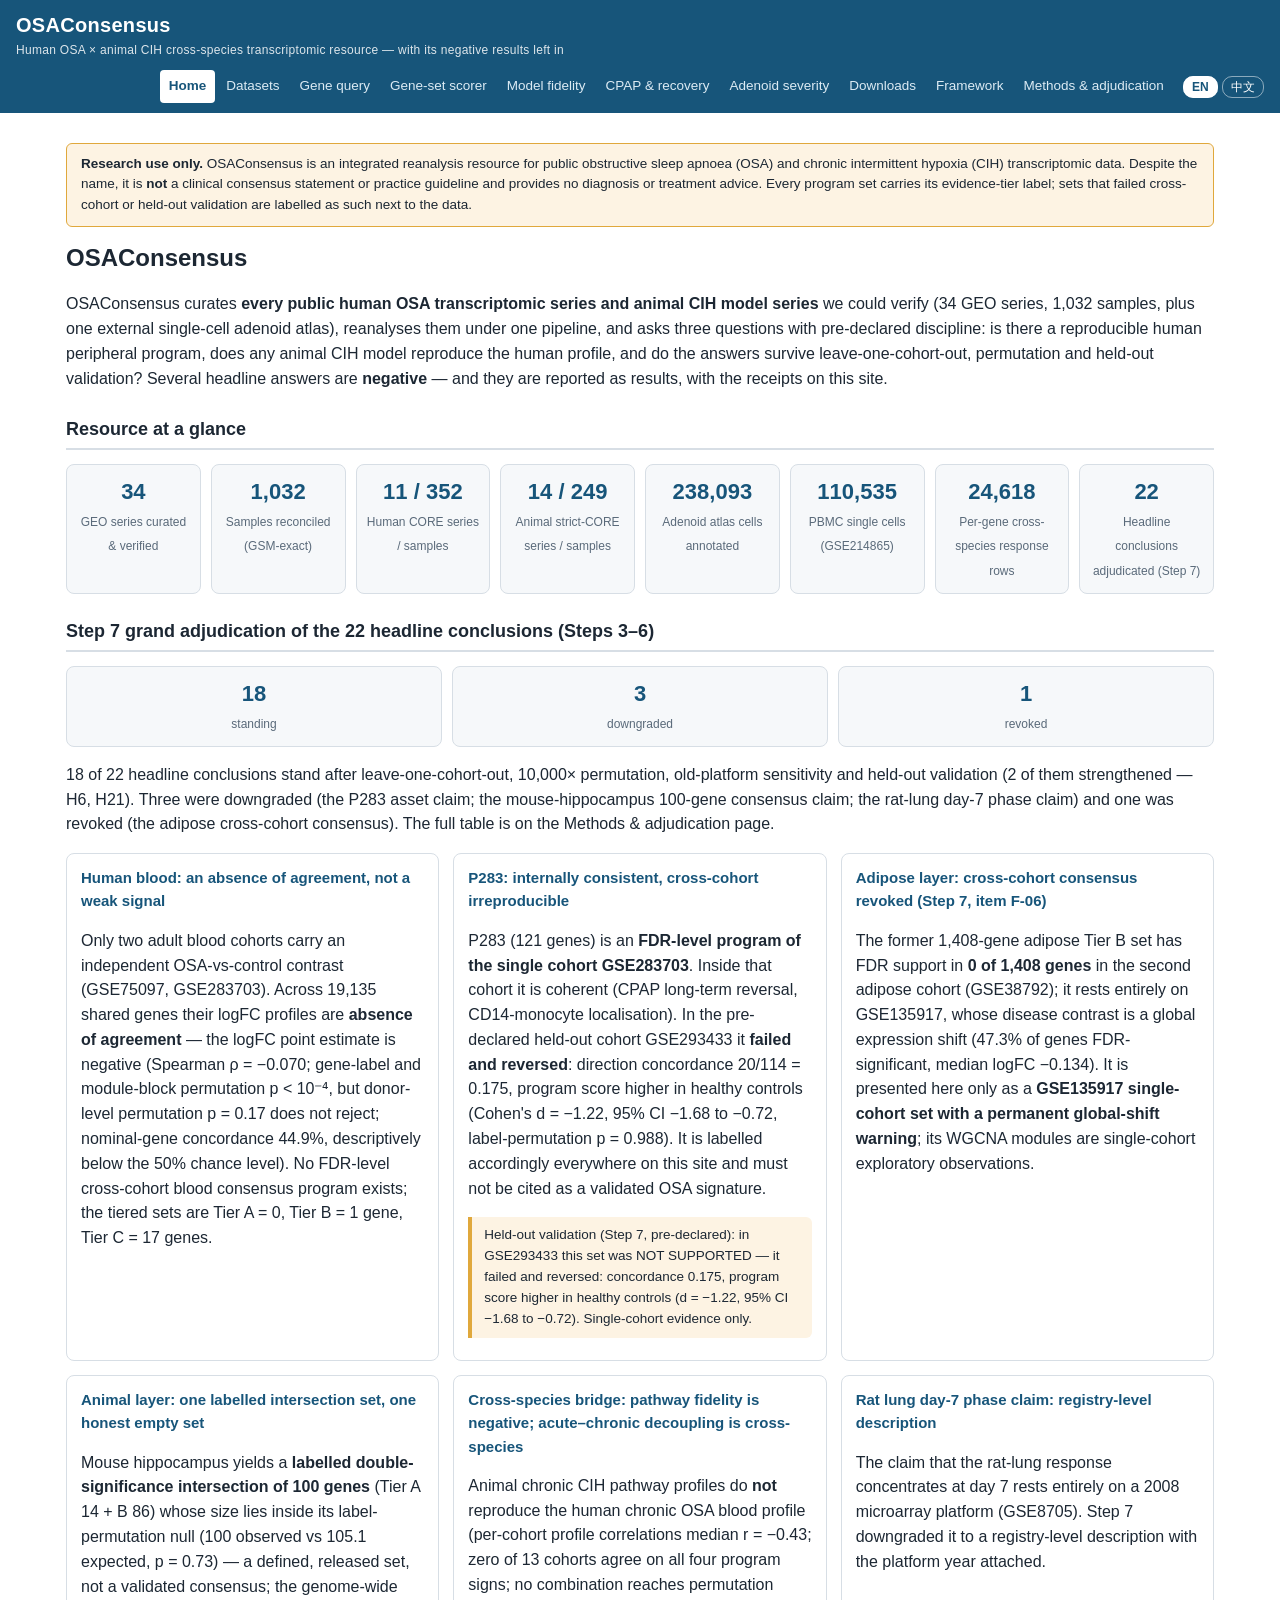
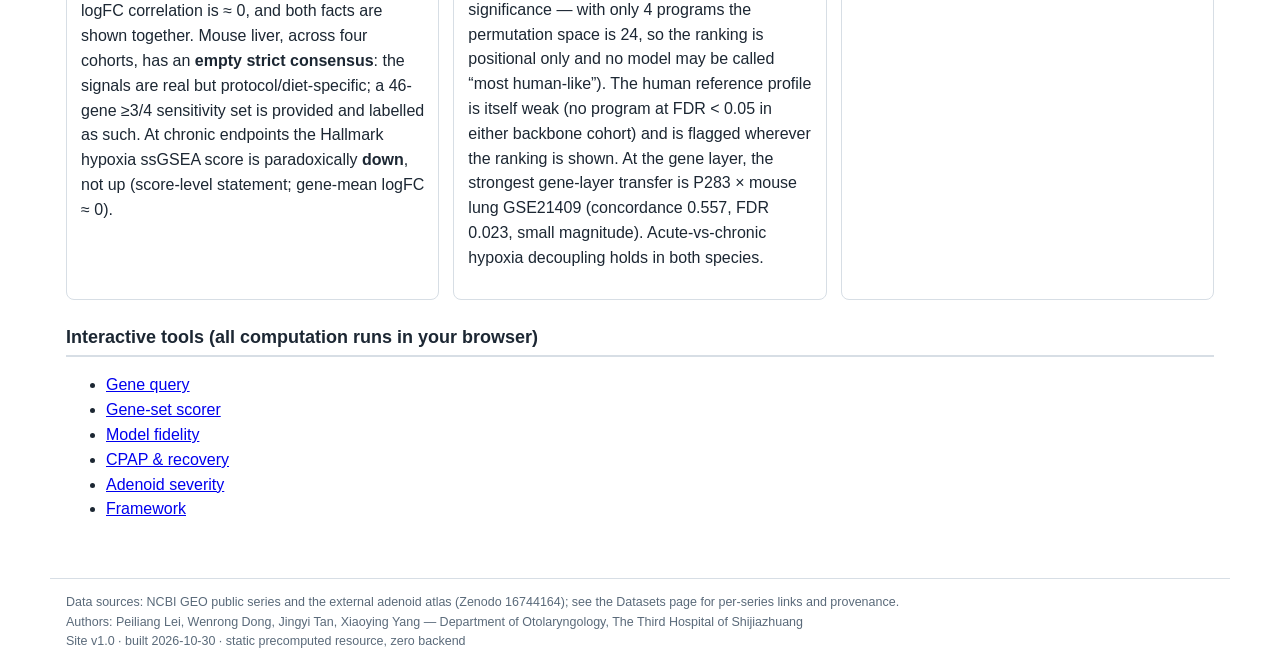
<file: index.html>
<!DOCTYPE html>
<html lang="en">
<head>
<meta charset="utf-8">
<meta name="viewport" content="width=device-width, initial-scale=1">
<title>OSAConsensus — <span data-i18n="title_home">Home</span></title>
<link rel="stylesheet" href="style.css">
</head>
<body>
<header>
  <div class="brand">OSAConsensus<small data-i18n="tagline"></small></div>
  <nav><a href="index.html" class="cur" data-i18n="nav_home">Home</a><a href="cohorts.html" class="" data-i18n="nav_cohorts">Datasets</a><a href="gene.html" class="" data-i18n="nav_gene">Gene query</a><a href="scorer.html" class="" data-i18n="nav_scorer">Gene-set scorer</a><a href="fidelity.html" class="" data-i18n="nav_fidelity">Model fidelity</a><a href="cpap.html" class="" data-i18n="nav_cpap">CPAP &amp; recovery</a><a href="adenoid.html" class="" data-i18n="nav_adenoid">Adenoid severity</a><a href="downloads.html" class="" data-i18n="nav_downloads">Downloads</a><a href="framework.html" class="" data-i18n="nav_framework">Framework</a><a href="methods.html" class="" data-i18n="nav_methods">Methods &amp; adjudication</a></nav>
  <div class="lang-toggle"><a data-lang="en" onclick="oc_setLang('en')">EN</a> <a data-lang="zh" onclick="oc_setLang('zh')">中文</a></div>
</header>
<main>
<div class="disc" data-i18n="disc"><b>Research use only.</b> OSAConsensus is an integrated reanalysis resource for public obstructive sleep apnoea (OSA) and chronic intermittent hypoxia (CIH) transcriptomic data. Despite the name, it is <b>not</b> a clinical consensus statement or practice guideline and provides no diagnosis or treatment advice. Every program set carries its evidence-tier label; sets that failed cross-cohort or held-out validation are labelled as such next to the data.</div>

<h1>OSAConsensus</h1>
<p data-i18n="idx_intro">OSAConsensus curates <b>every public human OSA transcriptomic series and animal CIH model series</b> we could verify (34 GEO series, 1,032 samples, plus one external single-cell adenoid atlas), reanalyses them under one pipeline, and asks three questions with pre-declared discipline: is there a reproducible human peripheral program, does any animal CIH model reproduce the human profile, and do the answers survive leave-one-cohort-out, permutation and held-out validation? Several headline answers are <b>negative</b> — and they are reported as results, with the receipts on this site.</p>
<h2 data-i18n="idx_stats_h">Resource at a glance</h2>
<div class="stats"><div class="stat"><b>34</b><span data-i18n="stat_series">GEO series curated &amp; verified</span></div><div class="stat"><b>1,032</b><span data-i18n="stat_gsm">Samples reconciled (GSM-exact)</span></div><div class="stat"><b>11 / 352</b><span data-i18n="stat_human">Human CORE series / samples</span></div><div class="stat"><b>14 / 249</b><span data-i18n="stat_animal">Animal strict-CORE series / samples</span></div><div class="stat"><b>238,093</b><span data-i18n="stat_adenoid">Adenoid atlas cells annotated</span></div><div class="stat"><b>110,535</b><span data-i18n="stat_pbmc">PBMC single cells (GSE214865)</span></div><div class="stat"><b>24,618</b><span data-i18n="stat_xs">Per-gene cross-species response rows</span></div><div class="stat"><b>22</b><span data-i18n="stat_adj">Headline conclusions adjudicated (Step 7)</span></div></div>
<h2 data-i18n="idx_vhead">Step 7 grand adjudication of the 22 headline conclusions (Steps 3–6)</h2>
<div class="stats">
  <div class="stat"><b class="stand">18</b><span data-i18n="idx_vstand">standing</span></div>
  <div class="stat"><b class="down">3</b><span data-i18n="idx_vdown">downgraded</span></div>
  <div class="stat"><b class="revoked">1</b><span data-i18n="idx_vrev">revoked</span></div>
</div>
<p data-i18n="idx_vnote">18 of 22 headline conclusions stand after leave-one-cohort-out, 10,000× permutation, old-platform sensitivity and held-out validation (2 of them strengthened — H6, H21). Three were downgraded (the P283 asset claim; the mouse-hippocampus 100-gene consensus claim; the rat-lung day-7 phase claim) and one was revoked (the adipose cross-cohort consensus). The full table is on the Methods &amp; adjudication page.</p>
<div class="cards">
<div class="card"><h3 data-i18n="idx_h_blood">Human blood: an absence of agreement, not a weak signal</h3><p data-i18n="idx_b_blood">Only two adult blood cohorts carry an independent OSA-vs-control contrast (GSE75097, GSE283703). Across 19,135 shared genes their logFC profiles are <b>absence of agreement</b> — the logFC point estimate is negative (Spearman ρ = −0.070; gene-label and module-block permutation p &lt; 10⁻⁴, but donor-level permutation p = 0.17 does not reject; nominal-gene concordance 44.9%, descriptively below the 50% chance level). No FDR-level cross-cohort blood consensus program exists; the tiered sets are Tier A = 0, Tier B = 1 gene, Tier C = 17 genes.</p></div>
<div class="card"><h3 data-i18n="idx_h_p283">P283: internally consistent, cross-cohort irreproducible</h3><p data-i18n="idx_b_p283">P283 (121 genes) is an <b>FDR-level program of the single cohort GSE283703</b>. Inside that cohort it is coherent (CPAP long-term reversal, CD14-monocyte localisation). In the pre-declared held-out cohort GSE293433 it <b>failed and reversed</b>: direction concordance 20/114 = 0.175, program score higher in healthy controls (Cohen's d = −1.22, 95% CI −1.68 to −0.72, label-permutation p = 0.988). It is labelled accordingly everywhere on this site and must not be cited as a validated OSA signature.</p><div class="warn" data-i18n="warn_p283">Held-out validation (Step 7, pre-declared): in GSE293433 this set was NOT SUPPORTED — it failed and reversed: concordance 0.175, program score higher in healthy controls (d = −1.22, 95% CI −1.68 to −0.72). Single-cohort evidence only.</div></div>
<div class="card"><h3 data-i18n="idx_h_fat">Adipose layer: cross-cohort consensus revoked (Step 7, item F-06)</h3><p data-i18n="idx_b_fat">The former 1,408-gene adipose Tier B set has FDR support in <b>0 of 1,408 genes</b> in the second adipose cohort (GSE38792); it rests entirely on GSE135917, whose disease contrast is a global expression shift (47.3% of genes FDR-significant, median logFC −0.134). It is presented here only as a <b>GSE135917 single-cohort set with a permanent global-shift warning</b>; its WGCNA modules are single-cohort exploratory observations.</p></div>
<div class="card"><h3 data-i18n="idx_h_animal">Animal layer: one labelled intersection set, one honest empty set</h3><p data-i18n="idx_b_animal">Mouse hippocampus yields a <b>labelled double-significance intersection of 100 genes</b> (Tier A 14 + B 86) whose size lies inside its label-permutation null (100 observed vs 105.1 expected, p = 0.73) — a defined, released set, not a validated consensus; the genome-wide logFC correlation is ≈ 0, and both facts are shown together. Mouse liver, across four cohorts, has an <b>empty strict consensus</b>: the signals are real but protocol/diet-specific; a 46-gene ≥3/4 sensitivity set is provided and labelled as such. At chronic endpoints the Hallmark hypoxia ssGSEA score is paradoxically <b>down</b>, not up (score-level statement; gene-mean logFC ≈ 0).</p></div>
<div class="card"><h3 data-i18n="idx_h_bridge">Cross-species bridge: pathway fidelity is negative; acute–chronic decoupling is cross-species</h3><p data-i18n="idx_b_bridge">Animal chronic CIH pathway profiles do <b>not</b> reproduce the human chronic OSA blood profile (per-cohort profile correlations median r = −0.43; zero of 13 cohorts agree on all four program signs; no combination reaches permutation significance — with only 4 programs the permutation space is 24, so the ranking is positional only and no model may be called “most human-like”). The human reference profile is itself weak (no program at FDR &lt; 0.05 in either backbone cohort) and is flagged wherever the ranking is shown. At the gene layer, the strongest gene-layer transfer is P283 × mouse lung GSE21409 (concordance 0.557, FDR 0.023, small magnitude). Acute-vs-chronic hypoxia decoupling holds in both species.</p></div>
<div class="card"><h3 data-i18n="idx_h_ratlung">Rat lung day-7 phase claim: registry-level description</h3><p data-i18n="idx_b_ratlung">The claim that the rat-lung response concentrates at day 7 rests entirely on a 2008 microarray platform (GSE8705). Step 7 downgraded it to a registry-level description with the platform year attached.</p></div>
</div>
<h2 data-i18n="idx_tools">Interactive tools (all computation runs in your browser)</h2>
<ul>
<li><a href="gene.html" data-i18n="nav_gene">Gene query</a></li>
<li><a href="scorer.html" data-i18n="nav_scorer">Gene-set scorer</a></li>
<li><a href="fidelity.html" data-i18n="nav_fidelity">Model fidelity</a></li>
<li><a href="cpap.html" data-i18n="nav_cpap">CPAP &amp; recovery</a></li>
<li><a href="adenoid.html" data-i18n="nav_adenoid">Adenoid severity</a></li>
<li><a href="framework.html" data-i18n="nav_framework">Framework</a></li>
</ul>
</main>
<footer>
<div data-i18n="foot_src">Data sources: NCBI GEO public series and the external adenoid atlas (Zenodo 16744164); see the Datasets page for per-series links and provenance.</div>
<div data-i18n="foot_auth">Authors: Peiliang Lei, Wenrong Dong, Jingyi Tan, Xiaoying Yang — Department of Otolaryngology, The Third Hospital of Shijiazhuang</div>
<div data-i18n="foot_ver">Site v1.0 · built 2026-10-30 · static precomputed resource, zero backend</div>
</footer>

<script>window.OC_I18N={"nav_home": {"en": "Home", "zh": "首页"}, "nav_cohorts": {"en": "Datasets", "zh": "数据集"}, "nav_gene": {"en": "Gene query", "zh": "单基因查询"}, "nav_scorer": {"en": "Gene-set scorer", "zh": "基因集打分器"}, "nav_fidelity": {"en": "Model fidelity", "zh": "模型保真度"}, "nav_cpap": {"en": "CPAP &amp; recovery", "zh": "CPAP 与恢复臂"}, "nav_adenoid": {"en": "Adenoid severity", "zh": "腺样体严重度"}, "nav_downloads": {"en": "Downloads", "zh": "下载"}, "nav_framework": {"en": "Framework", "zh": "审计框架"}, "nav_methods": {"en": "Methods &amp; adjudication", "zh": "方法与裁定"}, "title_home": {"en": "Home", "zh": "首页"}, "title_cohorts": {"en": "Datasets", "zh": "数据集策展表"}, "title_gene": {"en": "Gene query", "zh": "单基因跨物种查询"}, "title_scorer": {"en": "Gene-set scorer", "zh": "基因集打分器"}, "title_fidelity": {"en": "Cross-species model fidelity", "zh": "跨物种模型保真度"}, "title_cpap": {"en": "CPAP reversal &amp; animal recovery arms", "zh": "CPAP 逆转与动物恢复臂"}, "title_adenoid": {"en": "Adenoid severity explorer", "zh": "腺样体严重度探索器"}, "title_downloads": {"en": "Downloads", "zh": "数据下载"}, "title_methods": {"en": "Methods &amp; adjudication", "zh": "方法与总裁定"}, "disc": {"en": "<b>Research use only.</b> OSAConsensus is an integrated reanalysis resource for public obstructive sleep apnoea (OSA) and chronic intermittent hypoxia (CIH) transcriptomic data. Despite the name, it is <b>not</b> a clinical consensus statement or practice guideline and provides no diagnosis or treatment advice. Every program set carries its evidence-tier label; sets that failed cross-cohort or held-out validation are labelled as such next to the data.", "zh": "<b>仅供研究使用。</b>OSAConsensus 是对公开阻塞性睡眠呼吸暂停（OSA）与慢性间歇低氧（CIH）转录组数据的整合再分析资源。尽管名称含“Consensus”，本站<b>不是</b>临床共识声明或诊疗指南，不提供诊断或治疗建议。每个程序集都标注其证据层级标签；未通过跨队列或留出验证的集合会在数据旁如实标注。"}, "foot_src": {"en": "Data sources: NCBI GEO public series and the external adenoid atlas (Zenodo 16744164); see the Datasets page for per-series links and provenance.", "zh": "数据来源：NCBI GEO 公开系列与外部腺样体图谱（Zenodo 16744164）；各系列链接与出处见“数据集”页。"}, "foot_auth": {"en": "Authors: Peiliang Lei, Wenrong Dong, Jingyi Tan, Xiaoying Yang — Department of Otolaryngology, The Third Hospital of Shijiazhuang", "zh": "作者：Peiliang Lei、Wenrong Dong、Jingyi Tan、Xiaoying Yang — 石家庄市第三医院耳鼻咽喉科"}, "foot_ver": {"en": "Site v1.0 · built 2026-10-30 · static precomputed resource, zero backend", "zh": "站点 v1.0 · 构建于 2026-10-30 · 静态预计算资源，零后端"}, "idx_intro": {"en": "OSAConsensus curates <b>every public human OSA transcriptomic series and animal CIH model series</b> we could verify (34 GEO series, 1,032 samples, plus one external single-cell adenoid atlas), reanalyses them under one pipeline, and asks three questions with pre-declared discipline: is there a reproducible human peripheral program, does any animal CIH model reproduce the human profile, and do the answers survive leave-one-cohort-out, permutation and held-out validation? Several headline answers are <b>negative</b> — and they are reported as results, with the receipts on this site.", "zh": "OSAConsensus 策展了<b>全部可核验的公开人类 OSA 转录组系列与动物 CIH 模型系列</b>（34 个 GEO 系列、1,032 个样本，另加一个外部单细胞腺样体图谱），在同一流程下统一再分析，并以预声明纪律回答三个问题：人类外周是否存在可复现的程序、动物 CIH 模型是否复现人类画像、这些结论能否通过留一队列、置换与留出验证？若干头条答案是<b>阴性</b>的——本站将其作为结果如实呈现，凭证俱在站内。"}, "idx_vhead": {"en": "Step 7 grand adjudication of the 22 headline conclusions (Steps 3–6)", "zh": "Step 7 对 22 条头条结论（Step 3–6）的总裁定"}, "idx_vstand": {"en": "standing", "zh": "站立"}, "idx_vdown": {"en": "downgraded", "zh": "降级"}, "idx_vrev": {"en": "revoked", "zh": "撤销"}, "idx_vnote": {"en": "18 of 22 headline conclusions stand after leave-one-cohort-out, 10,000× permutation, old-platform sensitivity and held-out validation (2 of them strengthened — H6, H21). Three were downgraded (the P283 asset claim; the mouse-hippocampus 100-gene consensus claim; the rat-lung day-7 phase claim) and one was revoked (the adipose cross-cohort consensus). The full table is on the Methods &amp; adjudication page.", "zh": "经留一队列、10,000 次置换、老平台敏感性与留出验证后，22 条头条结论中 18 条站立（其中 2 条被加强——H6、H21）。3 条降级（P283 资产口径；小鼠海马 100 基因共识口径；大鼠肺第 7 天时相），1 条撤销（脂肪跨队列共识）。全表见“方法与裁定”页。"}, "idx_h_blood": {"en": "Human blood: an absence of agreement, not a weak signal", "zh": "人类血液：无一致，而非信号太弱"}, "idx_b_blood": {"en": "Only two adult blood cohorts carry an independent OSA-vs-control contrast (GSE75097, GSE283703). Across 19,135 shared genes their logFC profiles are <b>absence of agreement</b> — the logFC point estimate is negative (Spearman ρ = −0.070; gene-label and module-block permutation p &lt; 10⁻⁴, but donor-level permutation p = 0.17 does not reject; nominal-gene concordance 44.9%, descriptively below the 50% chance level). No FDR-level cross-cohort blood consensus program exists; the tiered sets are Tier A = 0, Tier B = 1 gene, Tier C = 17 genes.", "zh": "只有两个成人血液队列带独立的 OSA 对对照对比（GSE75097、GSE283703）。在 19,135 个共有基因上，两队列的 logFC 画像<b>无一致</b>——logFC 点估计为负（Spearman ρ = −0.070；基因标签与模块块置换 p &lt; 10⁻⁴，但供体级置换 p = 0.17 不拒绝；名义基因一致率 44.9%，描述性低于 50% 随机水平）。FDR 层血液跨队列共识程序不存在；分级集合为 Tier A = 0、Tier B = 1 个基因、Tier C = 17 个基因。"}, "idx_h_p283": {"en": "P283: internally consistent, cross-cohort irreproducible", "zh": "P283：队列内自洽，跨队列不可复现"}, "idx_b_p283": {"en": "P283 (121 genes) is an <b>FDR-level program of the single cohort GSE283703</b>. Inside that cohort it is coherent (CPAP long-term reversal, CD14-monocyte localisation). In the pre-declared held-out cohort GSE293433 it <b>failed and reversed</b>: direction concordance 20/114 = 0.175, program score higher in healthy controls (Cohen's d = −1.22, 95% CI −1.68 to −0.72, label-permutation p = 0.988). It is labelled accordingly everywhere on this site and must not be cited as a validated OSA signature.", "zh": "P283（121 基因）是<b>单队列 GSE283703 的 FDR 层程序</b>。在该队列内部它是自洽的（CPAP 长期逆转、CD14 单核定位）。在预声明的留出队列 GSE293433 中它<b>未通过且方向反转</b>：方向一致率 20/114 = 0.175，程序分数在健康对照更高（Cohen's d = −1.22，95% CI −1.68 to −0.72，标签置换 p = 0.988）。本站各处均按此标注，不得将其引为已验证的 OSA 特征谱。"}, "idx_h_fat": {"en": "Adipose layer: cross-cohort consensus revoked (Step 7, item F-06)", "zh": "脂肪层：跨队列共识已撤销（Step 7，F-06 项）"}, "idx_b_fat": {"en": "The former 1,408-gene adipose Tier B set has FDR support in <b>0 of 1,408 genes</b> in the second adipose cohort (GSE38792); it rests entirely on GSE135917, whose disease contrast is a global expression shift (47.3% of genes FDR-significant, median logFC −0.134). It is presented here only as a <b>GSE135917 single-cohort set with a permanent global-shift warning</b>; its WGCNA modules are single-cohort exploratory observations.", "zh": "原 1,408 基因脂肪 Tier B 集合在第二个脂肪队列（GSE38792）中获得 FDR 支撑的基因为 <b>0/1,408</b>；它完全依赖 GSE135917，而该队列的疾病对比是全局表达平移（47.3% 基因 FDR 显著，中位 logFC −0.134）。本站仅将其呈现为<b>带永久全局平移警告的 GSE135917 单队列集</b>；其 WGCNA 模块为单队列探索性观察。"}, "idx_h_animal": {"en": "Animal layer: one labelled intersection set, one honest empty set", "zh": "动物层：一个有标签交集集，一个诚实的空集"}, "idx_b_animal": {"en": "Mouse hippocampus yields a <b>labelled double-significance intersection of 100 genes</b> (Tier A 14 + B 86) whose size lies inside its label-permutation null (100 observed vs 105.1 expected, p = 0.73) — a defined, released set, not a validated consensus; the genome-wide logFC correlation is ≈ 0, and both facts are shown together. Mouse liver, across four cohorts, has an <b>empty strict consensus</b>: the signals are real but protocol/diet-specific; a 46-gene ≥3/4 sensitivity set is provided and labelled as such. At chronic endpoints the Hallmark hypoxia ssGSEA score is paradoxically <b>down</b>, not up (score-level statement; gene-mean logFC ≈ 0).", "zh": "小鼠海马给出<b>有标签的双重显著交集 100 基因</b>（Tier A 14 + B 86），其大小处于标签置换零分布内（观测 100 vs 期望 105.1，p = 0.73）——是定义明确、已发布的集合，不是已验证共识；全基因组 logFC 相关 ≈ 0，两个事实并列展示。小鼠肝脏四个队列的<b>严格共识为空集</b>：信号真实但具方案/饮食特异性；另提供 46 基因 ≥3/4 敏感性集并如实标注。慢性终点 Hallmark 低氧 ssGSEA 分数反常地<b>下降</b>而非上升（分数层面陈述；基因平均 logFC ≈ 0）。"}, "idx_h_bridge": {"en": "Cross-species bridge: pathway fidelity is negative; acute–chronic decoupling is cross-species", "zh": "跨物种桥：通路保真度为阴性；急性–慢性脱耦跨物种成立"}, "idx_b_bridge": {"en": "Animal chronic CIH pathway profiles do <b>not</b> reproduce the human chronic OSA blood profile (per-cohort profile correlations median r = −0.43; zero of 13 cohorts agree on all four program signs; no combination reaches permutation significance — with only 4 programs the permutation space is 24, so the ranking is positional only and no model may be called “most human-like”). The human reference profile is itself weak (no program at FDR &lt; 0.05 in either backbone cohort) and is flagged wherever the ranking is shown. At the gene layer, the strongest gene-layer transfer is P283 × mouse lung GSE21409 (concordance 0.557, FDR 0.023, small magnitude). Acute-vs-chronic hypoxia decoupling holds in both species.", "zh": "动物慢性 CIH 通路画像<b>不复现</b>人类慢性 OSA 血液画像（逐队列画像相关中位 r = −0.43；13 个队列中 0 个在四个程序符号上全一致；无组合达置换显著——程序仅 4 个，置换空间只有 24 种，故排序仅有位置意义，禁止称任何模型“最像人”）。人类参照画像本身弱（两个主干队列均无程序达 FDR &lt; 0.05），排序出现处均附此警示。基因层最强的迁移是 P283 × 小鼠肺 GSE21409（一致率 0.557，FDR 0.023，幅度小）。急性与慢性低氧脱耦在两个物种均成立。"}, "idx_h_ratlung": {"en": "Rat lung day-7 phase claim: registry-level description", "zh": "大鼠肺第 7 天时相：登记层描述"}, "idx_b_ratlung": {"en": "The claim that the rat-lung response concentrates at day 7 rests entirely on a 2008 microarray platform (GSE8705). Step 7 downgraded it to a registry-level description with the platform year attached.", "zh": "“大鼠肺反应集中于第 7 天”的结论完全建立在 2008 年芯片平台（GSE8705）之上。Step 7 已将其降级为登记层描述并标注平台年代。"}, "idx_tools": {"en": "Interactive tools (all computation runs in your browser)", "zh": "交互工具（全部计算在访客浏览器内完成）"}, "idx_stats_h": {"en": "Resource at a glance", "zh": "资源概览"}, "tier_fdr_single": {"en": "FDR single-cohort", "zh": "FDR 单队列"}, "tier_nominal": {"en": "Nominal tier", "zh": "名义层"}, "tier_strict": {"en": "Labelled intersection set — at permutation null", "zh": "有标签交集集——处于置换零分布内"}, "tier_fdr_single_heldout": {"en": "FDR single-cohort — held-out NOT supported", "zh": "FDR 单队列——留出未通过"}, "tier_fat_single": {"en": "Single-cohort set (GSE135917) — global-shift warning; revoked as cross-cohort consensus", "zh": "单队列集（GSE135917）——全局平移警告；跨队列共识口径已撤销"}, "tier_sensitivity": {"en": "Sensitivity set", "zh": "敏感性集"}, "tier_revoked": {"en": "REVOKED as cross-cohort consensus — single-cohort set", "zh": "已撤销跨队列共识口径 — 单队列集"}, "tier_cohort_deg": {"en": "Cohort DEG set (FDR)", "zh": "队列差异集（FDR）"}, "tier_registry": {"en": "Registry / descriptive layer", "zh": "登记 / 描述层"}, "tier_exploratory": {"en": "Exploratory", "zh": "探索性"}, "warn_p283": {"en": "Held-out validation (Step 7, pre-declared): in GSE293433 this set was NOT SUPPORTED — it failed and reversed: concordance 0.175, program score higher in healthy controls (d = −1.22, 95% CI −1.68 to −0.72). Single-cohort evidence only.", "zh": "留出验证（Step 7，预声明）：该集合在 GSE293433 中不获支持（not supported）——未通过且方向反转：一致率 0.175，程序分数在健康对照更高（d = −1.22，95% CI −1.68 to −0.72）。仅单队列证据。"}, "warn_fat": {"en": "Global-shift warning: GSE135917's disease contrast is a global expression shift (47.3% of genes FDR-significant, median logFC −0.134). This set has FDR support in 0/1,408 genes in GSE38792 and is NOT a cross-cohort consensus (revoked in Step 7).", "zh": "全局平移警告：GSE135917 的疾病对比是全局表达平移（47.3% 基因 FDR 显著，中位 logFC −0.134）。该集合在 GSE38792 中 0/1,408 基因获 FDR 支撑，不是跨队列共识（Step 7 已撤销）。"}, "warn_fidelity": {"en": "The human reference profile is itself weak (no program at FDR &lt; 0.05 in either backbone cohort), and with 4 programs the label-permutation space is only 24 (minimum achievable one-sided p ≈ 0.042): no combination is permutation-significant. Ranks are positions only — no model is “most human-like”.", "zh": "人类参照画像本身弱（两个主干队列均无程序达 FDR &lt; 0.05）；程序仅 4 个，标签置换空间只有 24 种（单侧 p 理论下限 ≈ 0.042）：无组合达置换显著。名次仅为位置——不存在“最像人”的模型。"}, "warn_pdc": {"en": "Technical warning (Step 4 adjudication): all six genes are heat-shock family members; this endpoint set is a probable donor-processing batch artifact and is retained as a technical warning only.", "zh": "技术警告（Step 4 裁定）：6 个基因全部为热休克家族成员；该终点集很可能是供体处理批次伪迹，仅作技术警告保留。"}, "warn_ssgsea": {"en": "Score-level statement: these are ssGSEA relative-enrichment effects. At the gene-mean logFC level the same sets are ≈ 0 (Step 7, item P5) — do not read as “hypoxia genes are on average down-regulated”.", "zh": "分数层面陈述：此为 ssGSEA 相对富集效应。同一集合在基因平均 logFC 层面 ≈ 0（Step 7，P5 项）——不得读作“低氧基因平均下调”。"}, "coh_intro": {"en": "Frozen census of Step 1, downloaded and GSM-verified in Step 2 (34 GEO series + 1 external atlas; 1,032 GEO samples reconciled exactly). Layers: human CORE 11 series / 352 samples; animal strict CORE 14 / 249; animal disease-background layer 8 / 143; acute panel GSE214530 (288) always kept separate and never pooled. The external adenoid atlas (Yang et al., EMBO Mol Med 2026) is not a GEO series and is listed separately at the bottom.", "zh": "Step 1 冻结普查，Step 2 完成下载与 GSM 核验（34 个 GEO 系列 + 1 个外部图谱；1,032 个 GEO 样本逐一对账）。分层：人类 CORE 11 系列 / 352 样本；动物严格 CORE 14 / 249；动物疾病背景层 8 / 143；急性面板 GSE214530（288）始终单独成层、从不合并。外部腺样体图谱（Yang 等，EMBO Mol Med 2026）不是 GEO 系列，单列于表末。"}, "coh_adenoid_note": {"en": "External adenoid atlas — Zenodo 16744164 (Yang et al., EMBO Mol Med 2026): 23 donors (Control 4 / Mild 7 / Moderate 6 / Severe 6), 238,500 cells in the deposited packages (238,093 annotated in Step 4). Processed expression matrices only; a TCR/BCR (VDJ) component was NOT verified and is not used anywhere in this resource.", "zh": "外部腺样体图谱 — Zenodo 16744164（Yang 等，EMBO Mol Med 2026）：23 名供体（对照 4 / 轻度 7 / 中度 6 / 重度 6），沉积包共 238,500 个细胞（Step 4 注释 238,093）。仅用处理后的表达矩阵；TCR/BCR（VDJ）成分未经核验，本资源任何部分均不使用。"}, "coh_gse293433_note": {"en": "GSE293433 was held out by design through Steps 3–6 and was opened for the first time in Step 7 as the pre-declared validation set. It is now a used dataset, not an untouched hold-out.", "zh": "GSE293433 在 Step 3–6 期间按设计留出，Step 7 作为预声明验证集首次打开。现已是已使用数据集，不再是未触碰的留出集。"}, "gene_intro": {"en": "One gene, its full cross-species record: human blood and adipose cohort effects, per-cohort animal ortholog responses (program-set genes, from the Step 6 response table), the adenoid severity gradient, and PBMC cell-type effects (GSE214865). Empty sections mean the gene was not measured / not in that table — absence is shown, never filled in.", "zh": "一个基因的完整跨物种履历：人类血液与脂肪队列效应、逐队列动物同源基因响应（程序集基因，来自 Step 6 响应表）、腺样体严重度梯度、PBMC 细胞型效应（GSE214865）。空白小节表示该基因在该表中未测得/不在表内——缺失如实显示，绝不填补。"}, "gene_xs_note": {"en": "Cross-species rows exist only for genes in the Step 6 program sets (P283, NOM18, hippocampus labelled intersection set, liver sensitivity set, adenoid sets). “concordant” is relative to the human set direction.", "zh": "跨物种行仅覆盖 Step 6 程序集内的基因（P283、NOM18、海马有标签交集集、肝敏感性集、腺样体集合）。“concordant”相对于人类集合方向。"}, "gene_pbmc_note": {"en": "PBMC pseudobulk per-cell-type differential expression (OSA vs control). In Step 4, no cell type had any FDR-significant gene at donor level; values are descriptive. Program-level localisation (P283 → CD14 monocytes) is a set-level statistic, reported on the Methods page.", "zh": "PBMC 按细胞型的拟bulk差异表达（OSA 对对照）。Step 4 中所有细胞型在供体层面均无 FDR 显著基因；此为描述性数值。程序层定位（P283 → CD14 单核）是集合层统计量，见“方法与裁定”页。"}, "sco_intro": {"en": "Paste a gene list (one symbol per line; an optional second column with a logFC or direction sign enables direction-concordance testing) and score it against every program set and cohort DEG panel in the resource. Enrichment is a hypergeometric test against the panel's measured background; concordance is a binomial test on the overlapping genes with known directions on both sides. All computation runs locally in your browser; nothing is uploaded. Panels keep their Step 7 tier labels and warnings — a high score against a single-cohort or revoked-calibre panel is not cross-cohort evidence.", "zh": "粘贴基因清单（每行一个符号；可选第二列填 logFC 或方向符号，即可启用方向一致性检验），对本资源全部程序集与队列差异面板打分。富集为相对于面板实测背景的超几何检验；一致性为对双侧方向均已知的重叠基因做二项检验。全部计算在本地浏览器完成，不上传任何数据。面板保留 Step 7 层级标签与警告——对单队列或已撤销口径面板的高分不是跨队列证据。"}, "sco_method": {"en": "Method note: hypergeometric enrichment uses each panel's own measured gene universe (shown per panel). This is the same overlap logic as the Steps 3/6 concordance analyses; the permutation-strengthened adjudications in the manuscript remain the primary statistics — treat scorer p-values as screening values.", "zh": "方法注：超几何富集使用各面板自身的实测基因背景（逐面板标示）。其重叠逻辑与 Step 3/6 的一致性分析同源；稿件中经置换补强的裁定仍为主要统计——打分器 p 值请作筛查值看待。"}, "fid_intro": {"en": "Pathway-layer fidelity (Step 6, main bridge layer): each animal (tissue × duration × background) combination's four-program ssGSEA effect profile (Hypoxia, Circadian, Inflammation, Oxidative stress) is correlated with the human chronic OSA blood reference profile. Gene-layer results are reported separately and labelled as the gene layer wherever the two are shown together.", "zh": "通路层保真度（Step 6，桥的主层）：每个动物（组织 × 时长 × 背景）组合的四程序 ssGSEA 效应画像（低氧、昼夜、炎症、氧化应激）与人类慢性 OSA 血液参照画像求相关。基因层结果单独报告；两层并列处均注明层。"}, "cpap_intro": {"en": "Human CPAP reversal (program scores, pre vs post / stage) beside the only two animal recovery arms. The two sides are asymmetric by design — different metrics and denominators — and are shown for direction and return-proportion only; cross-side proportion comparison is not permitted (Step 6 ruling). Headline: consistent reversal exists only inside GSE283703 (long CPAP); pooled across designs, P283 reversal is not significant (gene-set permutation p = 0.149) — “CPAP generally reverses the program” is not supported.", "zh": "人类 CPAP 逆转（程序分数，前后/分期）与仅有的两个动物恢复臂并置。两侧按设计不对称——指标与分母不同——仅比方向与回落比例，禁止跨侧比例比较（Step 6 裁定）。头条：一致的逆转只存在于 GSE283703 内部（长期 CPAP）；跨设计合并后 P283 逆转不显著（基因集置换 p = 0.149）——“CPAP 普遍逆转程序”不成立。"}, "ade_intro": {"en": "The external adenoid atlas (23 donors, four severity grades) reanalysed in Step 4: 238,093 annotated cells, 17 cell types. The severity gradient is FDR-null at tissue level (0 trend-FDR genes; no composition shift survives correction) but nominally diffuse and real (≈3.4× chance at trend p &lt; 0.01), converging on the T-cell compartment. The nominal 720-gene program below is a nominal-tier set — never cite it at FDR calibre. The tonsil cohort GSE274855 did not replicate it (design-bounded negative: no healthy arm, CPAP+ n = 3).", "zh": "外部腺样体图谱（23 名供体，四个严重度等级）Step 4 再分析：238,093 个注释细胞、17 种细胞型。严重度梯度在组织层面 FDR 为零（趋势 FDR 基因 0 个；组成移位无一通过校正），但名义层弥漫且真实（趋势 p &lt; 0.01 约为随机的 3.4 倍），汇聚于 T 细胞区室。下方的名义 720 基因程序是名义层集合——不得以 FDR 规格引用。扁桃体队列 GSE274855 未能复现（设计限定的阴性：无健康臂，CPAP+ n = 3）。"}, "ade_cellchat": {"en": "CellChat (exploratory, pooled Control 4 vs Severe 6 donors): interaction count ≈ unchanged (2,572 vs 2,507), total strength −20% in Severe. The immune–epithelial axis is dominated by MIF–CD74, whose Severe probability drops ≈ 9× (0.00919 → 0.00098), the largest change among 40 pathways. Exploratory calibre only.", "zh": "CellChat（探索性，对照 4 对重度 6 供体合并）：互作数近似不变（2,572 对 2,507），重度总强度 −20%。免疫–上皮轴由 MIF–CD74 主导，其重度概率下降约 9 倍（0.00919 → 0.00098），为 40 条通路中最大变化。仅探索性规格。"}, "dl_intro": {"en": "All frozen tables of the resource. Program-set files carry a tier/calibre column implementing the Step 7 adjudication: check it before citing any set. The per-gene cross-species response table (24,618 rows) is the entity of the cross-species bridge.", "zh": "本资源全部冻结表。程序集文件带层级/口径列，落实 Step 7 裁定：引用任何集合前先看该列。逐基因跨物种响应表（24,618 行）是跨物种桥的实体。"}, "met_intro": {"en": "Pipeline summary per step, then the full Step 7 grand adjudication table (H1–H22) that governs the wording of every claim on this site, and the inheritance list passed to the manuscript.", "zh": "各步流程概要，随后是统辖本站全部表述口径的 Step 7 总裁定全表（H1–H22），以及传递给稿件的继承清单。"}, "met_howto": {"en": "How to cite a set from this resource: (1) use the tier label as printed; (2) P283 must be described as a GSE283703 single-cohort program with its held-out reversal attached at first mention; (3) the adipose set must be named “GSE135917 single-cohort set” with the global-shift warning; (4) pathway claims are ssGSEA-score-level statements; (5) the fidelity ranking may be quoted by position only, never as significance.", "zh": "如何引用本站集合：（1）按印出的层级标签引用；（2）P283 必须表述为 GSE283703 单队列程序，首次出现即附留出反转结果；（3）脂肪集必须命名为“GSE135917 单队列集”并附全局平移警告；（4）通路结论为 ssGSEA 分数层面陈述；（5）保真度排序只能按位置引用，永不作显著性引用。"}, "adjst_stand": {"en": "Standing", "zh": "站立"}, "adjst_standplus": {"en": "Standing — strengthened", "zh": "站立（加强）"}, "adjst_standtilde": {"en": "Standing — wording tightened", "zh": "站立（口径收紧）"}, "adjst_down": {"en": "Downgraded", "zh": "降级"}, "adjst_revoked": {"en": "Revoked", "zh": "撤销"}, "tagline": {"en": "Human OSA × animal CIH cross-species transcriptomic resource — with its negative results left in", "zh": "人类 OSA × 动物 CIH 跨物种转录组资源——阴性结果如实保留"}, "stat_series": {"en": "GEO series curated &amp; verified", "zh": "GEO 系列（策展并核验）"}, "stat_gsm": {"en": "Samples reconciled (GSM-exact)", "zh": "样本（GSM 逐一对账）"}, "stat_human": {"en": "Human CORE series / samples", "zh": "人类 CORE 系列 / 样本"}, "stat_animal": {"en": "Animal strict-CORE series / samples", "zh": "动物严格 CORE 系列 / 样本"}, "stat_adenoid": {"en": "Adenoid atlas cells annotated", "zh": "腺样体图谱注释细胞"}, "stat_pbmc": {"en": "PBMC single cells (GSE214865)", "zh": "PBMC 单细胞（GSE214865）"}, "stat_xs": {"en": "Per-gene cross-species response rows", "zh": "逐基因跨物种响应行"}, "stat_adj": {"en": "Headline conclusions adjudicated (Step 7)", "zh": "总裁定头条结论（Step 7）"}};
function oc_setLang(l){if(l!=='en'&&l!=='zh')l='en';try{localStorage.setItem('oc_lang',l);}catch(e){}document.documentElement.lang=(l==='zh'?'zh-CN':'en');document.querySelectorAll('[data-i18n]').forEach(function(el){var d=window.OC_I18N[el.getAttribute('data-i18n')];if(d&&d[l]!==undefined)el.innerHTML=d[l];});document.querySelectorAll('[data-i18n-ph]').forEach(function(el){var d=window.OC_I18N[el.getAttribute('data-i18n-ph')];if(d&&d[l]!==undefined)el.setAttribute('placeholder',d[l]);});document.querySelectorAll('.lang-toggle a').forEach(function(a){a.classList.toggle('active',a.getAttribute('data-lang')===l);});if(window.OC_langChanged)window.OC_langChanged(l);}
document.addEventListener('DOMContentLoaded',function(){var l='en';try{l=localStorage.getItem('oc_lang')||'en';}catch(e){}oc_setLang(l);});</script>
</body>
</html>
</file>
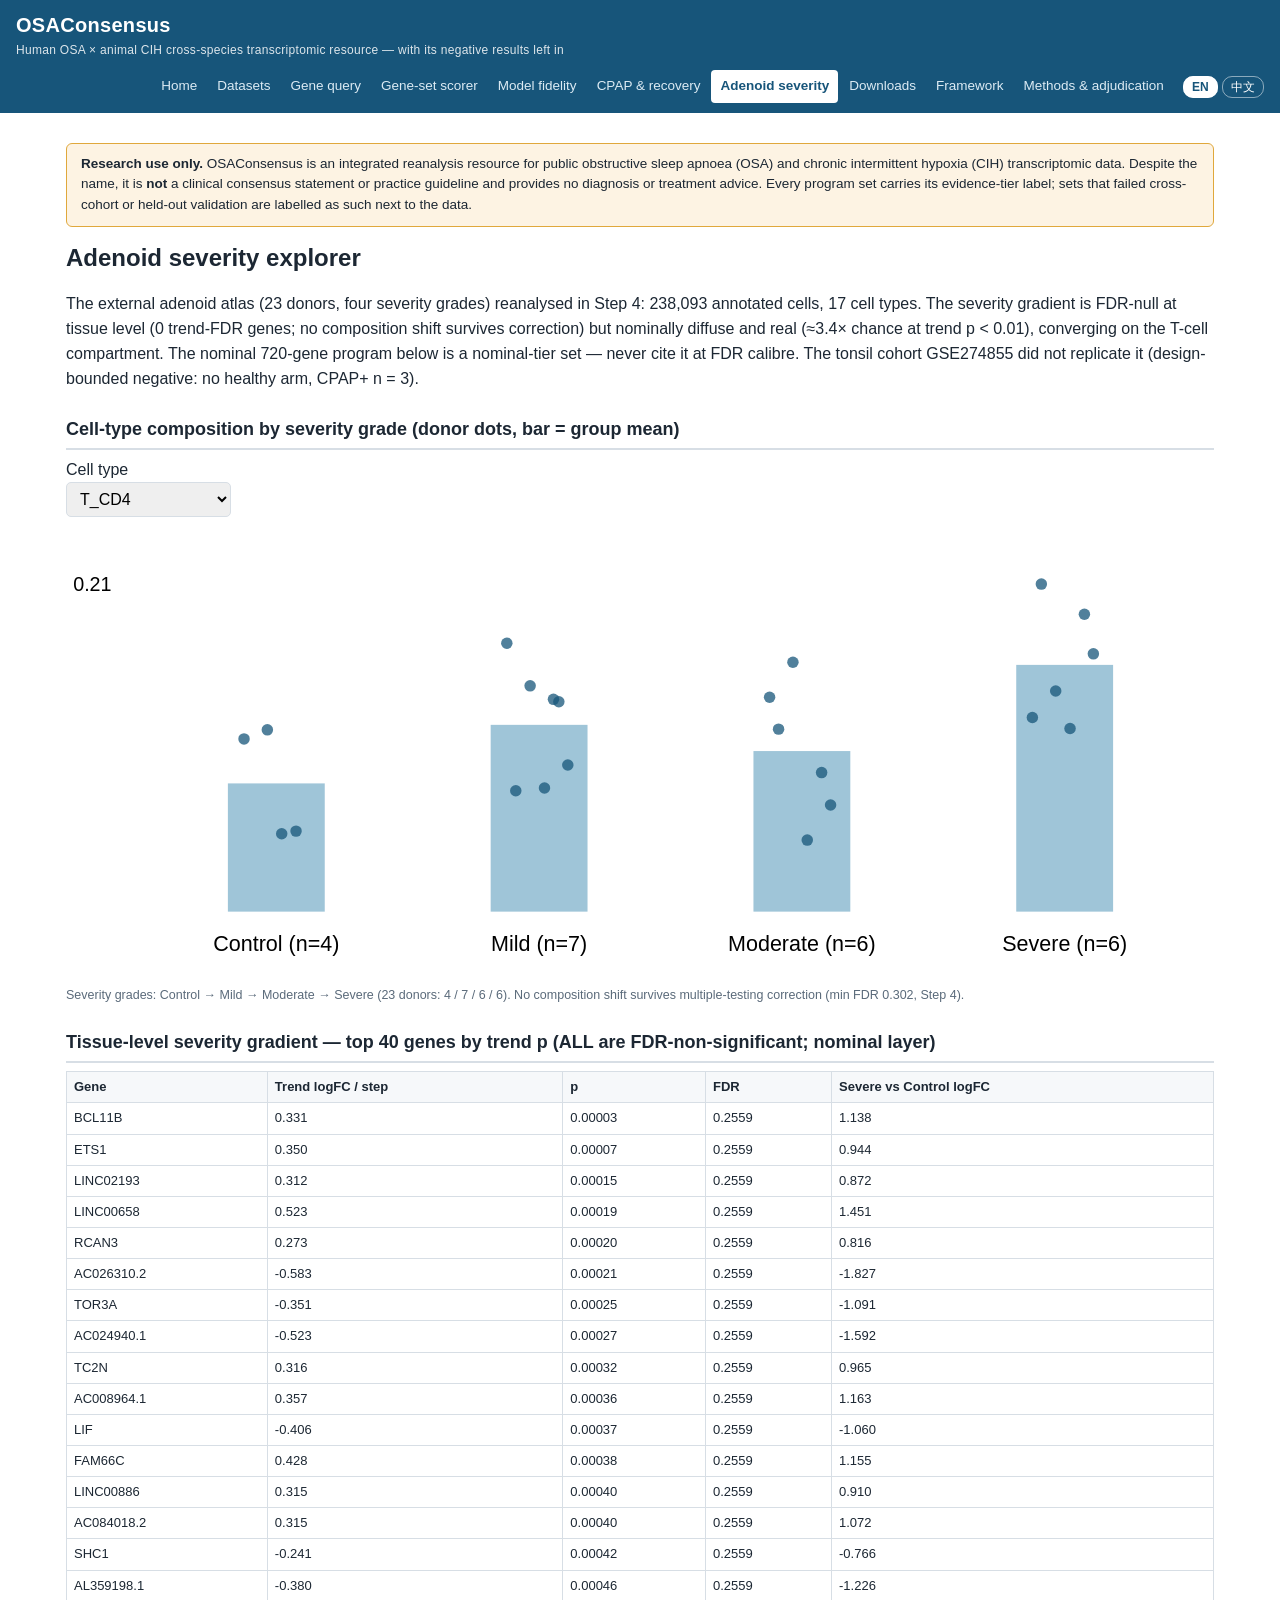
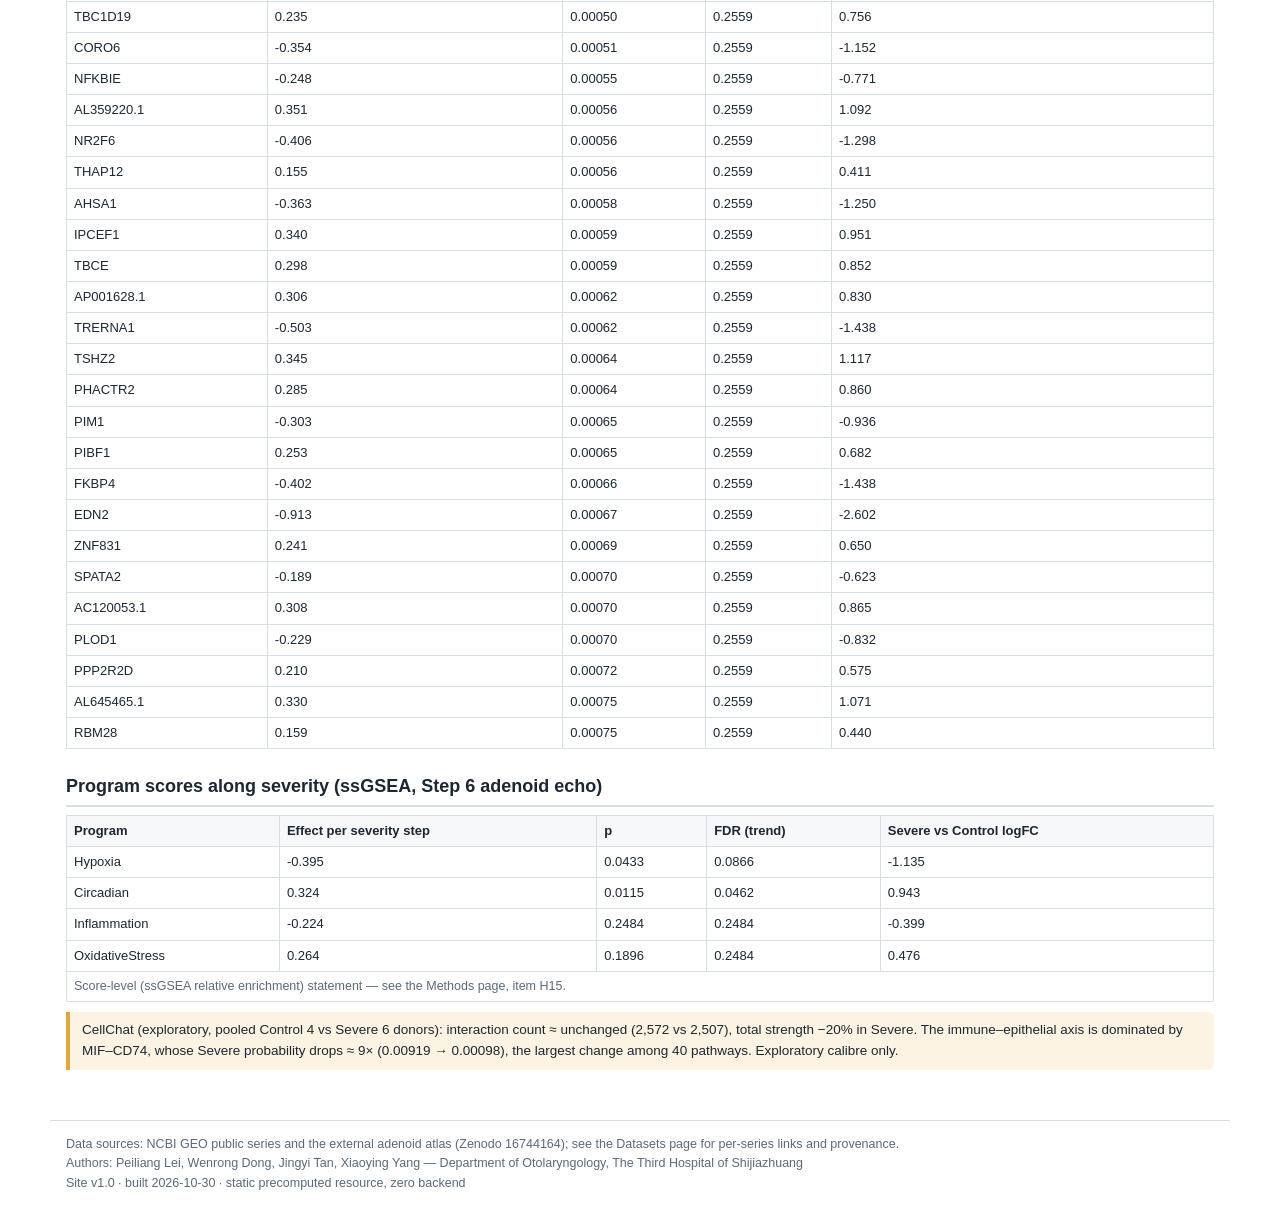
<file: adenoid.html>
<!DOCTYPE html>
<html lang="en">
<head>
<meta charset="utf-8">
<meta name="viewport" content="width=device-width, initial-scale=1">
<title>OSAConsensus — <span data-i18n="title_adenoid">Adenoid severity explorer</span></title>
<link rel="stylesheet" href="style.css">
</head>
<body>
<header>
  <div class="brand">OSAConsensus<small data-i18n="tagline"></small></div>
  <nav><a href="index.html" class="" data-i18n="nav_home">Home</a><a href="cohorts.html" class="" data-i18n="nav_cohorts">Datasets</a><a href="gene.html" class="" data-i18n="nav_gene">Gene query</a><a href="scorer.html" class="" data-i18n="nav_scorer">Gene-set scorer</a><a href="fidelity.html" class="" data-i18n="nav_fidelity">Model fidelity</a><a href="cpap.html" class="" data-i18n="nav_cpap">CPAP &amp; recovery</a><a href="adenoid.html" class="cur" data-i18n="nav_adenoid">Adenoid severity</a><a href="downloads.html" class="" data-i18n="nav_downloads">Downloads</a><a href="framework.html" class="" data-i18n="nav_framework">Framework</a><a href="methods.html" class="" data-i18n="nav_methods">Methods &amp; adjudication</a></nav>
  <div class="lang-toggle"><a data-lang="en" onclick="oc_setLang('en')">EN</a> <a data-lang="zh" onclick="oc_setLang('zh')">中文</a></div>
</header>
<main>
<div class="disc" data-i18n="disc"><b>Research use only.</b> OSAConsensus is an integrated reanalysis resource for public obstructive sleep apnoea (OSA) and chronic intermittent hypoxia (CIH) transcriptomic data. Despite the name, it is <b>not</b> a clinical consensus statement or practice guideline and provides no diagnosis or treatment advice. Every program set carries its evidence-tier label; sets that failed cross-cohort or held-out validation are labelled as such next to the data.</div>

<h1 data-i18n="title_adenoid">Adenoid severity explorer</h1>
<p data-i18n="ade_intro">The external adenoid atlas (23 donors, four severity grades) reanalysed in Step 4: 238,093 annotated cells, 17 cell types. The severity gradient is FDR-null at tissue level (0 trend-FDR genes; no composition shift survives correction) but nominally diffuse and real (≈3.4× chance at trend p &lt; 0.01), converging on the T-cell compartment. The nominal 720-gene program below is a nominal-tier set — never cite it at FDR calibre. The tonsil cohort GSE274855 did not replicate it (design-bounded negative: no healthy arm, CPAP+ n = 3).</p>
<h2 id="adeCompH"></h2>
<div class="kv"><div><label><span id="adeCtL"></span><br><select id="adeCt"></select></label></div></div>
<div id="adeComp"></div>
<h2 id="adeGradH"></h2>
<div class="tblwrap"><table id="adeGrad"></table></div>
<h2 id="adePathH"></h2>
<div class="tblwrap"><table id="adePath"></table></div>
<div class="warn" data-i18n="ade_cellchat">CellChat (exploratory, pooled Control 4 vs Severe 6 donors): interaction count ≈ unchanged (2,572 vs 2,507), total strength −20% in Severe. The immune–epithelial axis is dominated by MIF–CD74, whose Severe probability drops ≈ 9× (0.00919 → 0.00098), the largest change among 40 pathways. Exploratory calibre only.</div>
</main>
<footer>
<div data-i18n="foot_src">Data sources: NCBI GEO public series and the external adenoid atlas (Zenodo 16744164); see the Datasets page for per-series links and provenance.</div>
<div data-i18n="foot_auth">Authors: Peiliang Lei, Wenrong Dong, Jingyi Tan, Xiaoying Yang — Department of Otolaryngology, The Third Hospital of Shijiazhuang</div>
<div data-i18n="foot_ver">Site v1.0 · built 2026-10-30 · static precomputed resource, zero backend</div>
</footer>
<script src="adenoid_app.js"></script>
<script>window.OC_I18N={"nav_home": {"en": "Home", "zh": "首页"}, "nav_cohorts": {"en": "Datasets", "zh": "数据集"}, "nav_gene": {"en": "Gene query", "zh": "单基因查询"}, "nav_scorer": {"en": "Gene-set scorer", "zh": "基因集打分器"}, "nav_fidelity": {"en": "Model fidelity", "zh": "模型保真度"}, "nav_cpap": {"en": "CPAP &amp; recovery", "zh": "CPAP 与恢复臂"}, "nav_adenoid": {"en": "Adenoid severity", "zh": "腺样体严重度"}, "nav_downloads": {"en": "Downloads", "zh": "下载"}, "nav_framework": {"en": "Framework", "zh": "审计框架"}, "nav_methods": {"en": "Methods &amp; adjudication", "zh": "方法与裁定"}, "title_home": {"en": "Home", "zh": "首页"}, "title_cohorts": {"en": "Datasets", "zh": "数据集策展表"}, "title_gene": {"en": "Gene query", "zh": "单基因跨物种查询"}, "title_scorer": {"en": "Gene-set scorer", "zh": "基因集打分器"}, "title_fidelity": {"en": "Cross-species model fidelity", "zh": "跨物种模型保真度"}, "title_cpap": {"en": "CPAP reversal &amp; animal recovery arms", "zh": "CPAP 逆转与动物恢复臂"}, "title_adenoid": {"en": "Adenoid severity explorer", "zh": "腺样体严重度探索器"}, "title_downloads": {"en": "Downloads", "zh": "数据下载"}, "title_methods": {"en": "Methods &amp; adjudication", "zh": "方法与总裁定"}, "disc": {"en": "<b>Research use only.</b> OSAConsensus is an integrated reanalysis resource for public obstructive sleep apnoea (OSA) and chronic intermittent hypoxia (CIH) transcriptomic data. Despite the name, it is <b>not</b> a clinical consensus statement or practice guideline and provides no diagnosis or treatment advice. Every program set carries its evidence-tier label; sets that failed cross-cohort or held-out validation are labelled as such next to the data.", "zh": "<b>仅供研究使用。</b>OSAConsensus 是对公开阻塞性睡眠呼吸暂停（OSA）与慢性间歇低氧（CIH）转录组数据的整合再分析资源。尽管名称含“Consensus”，本站<b>不是</b>临床共识声明或诊疗指南，不提供诊断或治疗建议。每个程序集都标注其证据层级标签；未通过跨队列或留出验证的集合会在数据旁如实标注。"}, "foot_src": {"en": "Data sources: NCBI GEO public series and the external adenoid atlas (Zenodo 16744164); see the Datasets page for per-series links and provenance.", "zh": "数据来源：NCBI GEO 公开系列与外部腺样体图谱（Zenodo 16744164）；各系列链接与出处见“数据集”页。"}, "foot_auth": {"en": "Authors: Peiliang Lei, Wenrong Dong, Jingyi Tan, Xiaoying Yang — Department of Otolaryngology, The Third Hospital of Shijiazhuang", "zh": "作者：Peiliang Lei、Wenrong Dong、Jingyi Tan、Xiaoying Yang — 石家庄市第三医院耳鼻咽喉科"}, "foot_ver": {"en": "Site v1.0 · built 2026-10-30 · static precomputed resource, zero backend", "zh": "站点 v1.0 · 构建于 2026-10-30 · 静态预计算资源，零后端"}, "idx_intro": {"en": "OSAConsensus curates <b>every public human OSA transcriptomic series and animal CIH model series</b> we could verify (34 GEO series, 1,032 samples, plus one external single-cell adenoid atlas), reanalyses them under one pipeline, and asks three questions with pre-declared discipline: is there a reproducible human peripheral program, does any animal CIH model reproduce the human profile, and do the answers survive leave-one-cohort-out, permutation and held-out validation? Several headline answers are <b>negative</b> — and they are reported as results, with the receipts on this site.", "zh": "OSAConsensus 策展了<b>全部可核验的公开人类 OSA 转录组系列与动物 CIH 模型系列</b>（34 个 GEO 系列、1,032 个样本，另加一个外部单细胞腺样体图谱），在同一流程下统一再分析，并以预声明纪律回答三个问题：人类外周是否存在可复现的程序、动物 CIH 模型是否复现人类画像、这些结论能否通过留一队列、置换与留出验证？若干头条答案是<b>阴性</b>的——本站将其作为结果如实呈现，凭证俱在站内。"}, "idx_vhead": {"en": "Step 7 grand adjudication of the 22 headline conclusions (Steps 3–6)", "zh": "Step 7 对 22 条头条结论（Step 3–6）的总裁定"}, "idx_vstand": {"en": "standing", "zh": "站立"}, "idx_vdown": {"en": "downgraded", "zh": "降级"}, "idx_vrev": {"en": "revoked", "zh": "撤销"}, "idx_vnote": {"en": "18 of 22 headline conclusions stand after leave-one-cohort-out, 10,000× permutation, old-platform sensitivity and held-out validation (2 of them strengthened — H6, H21). Three were downgraded (the P283 asset claim; the mouse-hippocampus 100-gene consensus claim; the rat-lung day-7 phase claim) and one was revoked (the adipose cross-cohort consensus). The full table is on the Methods &amp; adjudication page.", "zh": "经留一队列、10,000 次置换、老平台敏感性与留出验证后，22 条头条结论中 18 条站立（其中 2 条被加强——H6、H21）。3 条降级（P283 资产口径；小鼠海马 100 基因共识口径；大鼠肺第 7 天时相），1 条撤销（脂肪跨队列共识）。全表见“方法与裁定”页。"}, "idx_h_blood": {"en": "Human blood: an absence of agreement, not a weak signal", "zh": "人类血液：无一致，而非信号太弱"}, "idx_b_blood": {"en": "Only two adult blood cohorts carry an independent OSA-vs-control contrast (GSE75097, GSE283703). Across 19,135 shared genes their logFC profiles are <b>absence of agreement</b> — the logFC point estimate is negative (Spearman ρ = −0.070; gene-label and module-block permutation p &lt; 10⁻⁴, but donor-level permutation p = 0.17 does not reject; nominal-gene concordance 44.9%, descriptively below the 50% chance level). No FDR-level cross-cohort blood consensus program exists; the tiered sets are Tier A = 0, Tier B = 1 gene, Tier C = 17 genes.", "zh": "只有两个成人血液队列带独立的 OSA 对对照对比（GSE75097、GSE283703）。在 19,135 个共有基因上，两队列的 logFC 画像<b>无一致</b>——logFC 点估计为负（Spearman ρ = −0.070；基因标签与模块块置换 p &lt; 10⁻⁴，但供体级置换 p = 0.17 不拒绝；名义基因一致率 44.9%，描述性低于 50% 随机水平）。FDR 层血液跨队列共识程序不存在；分级集合为 Tier A = 0、Tier B = 1 个基因、Tier C = 17 个基因。"}, "idx_h_p283": {"en": "P283: internally consistent, cross-cohort irreproducible", "zh": "P283：队列内自洽，跨队列不可复现"}, "idx_b_p283": {"en": "P283 (121 genes) is an <b>FDR-level program of the single cohort GSE283703</b>. Inside that cohort it is coherent (CPAP long-term reversal, CD14-monocyte localisation). In the pre-declared held-out cohort GSE293433 it <b>failed and reversed</b>: direction concordance 20/114 = 0.175, program score higher in healthy controls (Cohen's d = −1.22, 95% CI −1.68 to −0.72, label-permutation p = 0.988). It is labelled accordingly everywhere on this site and must not be cited as a validated OSA signature.", "zh": "P283（121 基因）是<b>单队列 GSE283703 的 FDR 层程序</b>。在该队列内部它是自洽的（CPAP 长期逆转、CD14 单核定位）。在预声明的留出队列 GSE293433 中它<b>未通过且方向反转</b>：方向一致率 20/114 = 0.175，程序分数在健康对照更高（Cohen's d = −1.22，95% CI −1.68 to −0.72，标签置换 p = 0.988）。本站各处均按此标注，不得将其引为已验证的 OSA 特征谱。"}, "idx_h_fat": {"en": "Adipose layer: cross-cohort consensus revoked (Step 7, item F-06)", "zh": "脂肪层：跨队列共识已撤销（Step 7，F-06 项）"}, "idx_b_fat": {"en": "The former 1,408-gene adipose Tier B set has FDR support in <b>0 of 1,408 genes</b> in the second adipose cohort (GSE38792); it rests entirely on GSE135917, whose disease contrast is a global expression shift (47.3% of genes FDR-significant, median logFC −0.134). It is presented here only as a <b>GSE135917 single-cohort set with a permanent global-shift warning</b>; its WGCNA modules are single-cohort exploratory observations.", "zh": "原 1,408 基因脂肪 Tier B 集合在第二个脂肪队列（GSE38792）中获得 FDR 支撑的基因为 <b>0/1,408</b>；它完全依赖 GSE135917，而该队列的疾病对比是全局表达平移（47.3% 基因 FDR 显著，中位 logFC −0.134）。本站仅将其呈现为<b>带永久全局平移警告的 GSE135917 单队列集</b>；其 WGCNA 模块为单队列探索性观察。"}, "idx_h_animal": {"en": "Animal layer: one labelled intersection set, one honest empty set", "zh": "动物层：一个有标签交集集，一个诚实的空集"}, "idx_b_animal": {"en": "Mouse hippocampus yields a <b>labelled double-significance intersection of 100 genes</b> (Tier A 14 + B 86) whose size lies inside its label-permutation null (100 observed vs 105.1 expected, p = 0.73) — a defined, released set, not a validated consensus; the genome-wide logFC correlation is ≈ 0, and both facts are shown together. Mouse liver, across four cohorts, has an <b>empty strict consensus</b>: the signals are real but protocol/diet-specific; a 46-gene ≥3/4 sensitivity set is provided and labelled as such. At chronic endpoints the Hallmark hypoxia ssGSEA score is paradoxically <b>down</b>, not up (score-level statement; gene-mean logFC ≈ 0).", "zh": "小鼠海马给出<b>有标签的双重显著交集 100 基因</b>（Tier A 14 + B 86），其大小处于标签置换零分布内（观测 100 vs 期望 105.1，p = 0.73）——是定义明确、已发布的集合，不是已验证共识；全基因组 logFC 相关 ≈ 0，两个事实并列展示。小鼠肝脏四个队列的<b>严格共识为空集</b>：信号真实但具方案/饮食特异性；另提供 46 基因 ≥3/4 敏感性集并如实标注。慢性终点 Hallmark 低氧 ssGSEA 分数反常地<b>下降</b>而非上升（分数层面陈述；基因平均 logFC ≈ 0）。"}, "idx_h_bridge": {"en": "Cross-species bridge: pathway fidelity is negative; acute–chronic decoupling is cross-species", "zh": "跨物种桥：通路保真度为阴性；急性–慢性脱耦跨物种成立"}, "idx_b_bridge": {"en": "Animal chronic CIH pathway profiles do <b>not</b> reproduce the human chronic OSA blood profile (per-cohort profile correlations median r = −0.43; zero of 13 cohorts agree on all four program signs; no combination reaches permutation significance — with only 4 programs the permutation space is 24, so the ranking is positional only and no model may be called “most human-like”). The human reference profile is itself weak (no program at FDR &lt; 0.05 in either backbone cohort) and is flagged wherever the ranking is shown. At the gene layer, the strongest gene-layer transfer is P283 × mouse lung GSE21409 (concordance 0.557, FDR 0.023, small magnitude). Acute-vs-chronic hypoxia decoupling holds in both species.", "zh": "动物慢性 CIH 通路画像<b>不复现</b>人类慢性 OSA 血液画像（逐队列画像相关中位 r = −0.43；13 个队列中 0 个在四个程序符号上全一致；无组合达置换显著——程序仅 4 个，置换空间只有 24 种，故排序仅有位置意义，禁止称任何模型“最像人”）。人类参照画像本身弱（两个主干队列均无程序达 FDR &lt; 0.05），排序出现处均附此警示。基因层最强的迁移是 P283 × 小鼠肺 GSE21409（一致率 0.557，FDR 0.023，幅度小）。急性与慢性低氧脱耦在两个物种均成立。"}, "idx_h_ratlung": {"en": "Rat lung day-7 phase claim: registry-level description", "zh": "大鼠肺第 7 天时相：登记层描述"}, "idx_b_ratlung": {"en": "The claim that the rat-lung response concentrates at day 7 rests entirely on a 2008 microarray platform (GSE8705). Step 7 downgraded it to a registry-level description with the platform year attached.", "zh": "“大鼠肺反应集中于第 7 天”的结论完全建立在 2008 年芯片平台（GSE8705）之上。Step 7 已将其降级为登记层描述并标注平台年代。"}, "idx_tools": {"en": "Interactive tools (all computation runs in your browser)", "zh": "交互工具（全部计算在访客浏览器内完成）"}, "idx_stats_h": {"en": "Resource at a glance", "zh": "资源概览"}, "tier_fdr_single": {"en": "FDR single-cohort", "zh": "FDR 单队列"}, "tier_nominal": {"en": "Nominal tier", "zh": "名义层"}, "tier_strict": {"en": "Labelled intersection set — at permutation null", "zh": "有标签交集集——处于置换零分布内"}, "tier_fdr_single_heldout": {"en": "FDR single-cohort — held-out NOT supported", "zh": "FDR 单队列——留出未通过"}, "tier_fat_single": {"en": "Single-cohort set (GSE135917) — global-shift warning; revoked as cross-cohort consensus", "zh": "单队列集（GSE135917）——全局平移警告；跨队列共识口径已撤销"}, "tier_sensitivity": {"en": "Sensitivity set", "zh": "敏感性集"}, "tier_revoked": {"en": "REVOKED as cross-cohort consensus — single-cohort set", "zh": "已撤销跨队列共识口径 — 单队列集"}, "tier_cohort_deg": {"en": "Cohort DEG set (FDR)", "zh": "队列差异集（FDR）"}, "tier_registry": {"en": "Registry / descriptive layer", "zh": "登记 / 描述层"}, "tier_exploratory": {"en": "Exploratory", "zh": "探索性"}, "warn_p283": {"en": "Held-out validation (Step 7, pre-declared): in GSE293433 this set was NOT SUPPORTED — it failed and reversed: concordance 0.175, program score higher in healthy controls (d = −1.22, 95% CI −1.68 to −0.72). Single-cohort evidence only.", "zh": "留出验证（Step 7，预声明）：该集合在 GSE293433 中不获支持（not supported）——未通过且方向反转：一致率 0.175，程序分数在健康对照更高（d = −1.22，95% CI −1.68 to −0.72）。仅单队列证据。"}, "warn_fat": {"en": "Global-shift warning: GSE135917's disease contrast is a global expression shift (47.3% of genes FDR-significant, median logFC −0.134). This set has FDR support in 0/1,408 genes in GSE38792 and is NOT a cross-cohort consensus (revoked in Step 7).", "zh": "全局平移警告：GSE135917 的疾病对比是全局表达平移（47.3% 基因 FDR 显著，中位 logFC −0.134）。该集合在 GSE38792 中 0/1,408 基因获 FDR 支撑，不是跨队列共识（Step 7 已撤销）。"}, "warn_fidelity": {"en": "The human reference profile is itself weak (no program at FDR &lt; 0.05 in either backbone cohort), and with 4 programs the label-permutation space is only 24 (minimum achievable one-sided p ≈ 0.042): no combination is permutation-significant. Ranks are positions only — no model is “most human-like”.", "zh": "人类参照画像本身弱（两个主干队列均无程序达 FDR &lt; 0.05）；程序仅 4 个，标签置换空间只有 24 种（单侧 p 理论下限 ≈ 0.042）：无组合达置换显著。名次仅为位置——不存在“最像人”的模型。"}, "warn_pdc": {"en": "Technical warning (Step 4 adjudication): all six genes are heat-shock family members; this endpoint set is a probable donor-processing batch artifact and is retained as a technical warning only.", "zh": "技术警告（Step 4 裁定）：6 个基因全部为热休克家族成员；该终点集很可能是供体处理批次伪迹，仅作技术警告保留。"}, "warn_ssgsea": {"en": "Score-level statement: these are ssGSEA relative-enrichment effects. At the gene-mean logFC level the same sets are ≈ 0 (Step 7, item P5) — do not read as “hypoxia genes are on average down-regulated”.", "zh": "分数层面陈述：此为 ssGSEA 相对富集效应。同一集合在基因平均 logFC 层面 ≈ 0（Step 7，P5 项）——不得读作“低氧基因平均下调”。"}, "coh_intro": {"en": "Frozen census of Step 1, downloaded and GSM-verified in Step 2 (34 GEO series + 1 external atlas; 1,032 GEO samples reconciled exactly). Layers: human CORE 11 series / 352 samples; animal strict CORE 14 / 249; animal disease-background layer 8 / 143; acute panel GSE214530 (288) always kept separate and never pooled. The external adenoid atlas (Yang et al., EMBO Mol Med 2026) is not a GEO series and is listed separately at the bottom.", "zh": "Step 1 冻结普查，Step 2 完成下载与 GSM 核验（34 个 GEO 系列 + 1 个外部图谱；1,032 个 GEO 样本逐一对账）。分层：人类 CORE 11 系列 / 352 样本；动物严格 CORE 14 / 249；动物疾病背景层 8 / 143；急性面板 GSE214530（288）始终单独成层、从不合并。外部腺样体图谱（Yang 等，EMBO Mol Med 2026）不是 GEO 系列，单列于表末。"}, "coh_adenoid_note": {"en": "External adenoid atlas — Zenodo 16744164 (Yang et al., EMBO Mol Med 2026): 23 donors (Control 4 / Mild 7 / Moderate 6 / Severe 6), 238,500 cells in the deposited packages (238,093 annotated in Step 4). Processed expression matrices only; a TCR/BCR (VDJ) component was NOT verified and is not used anywhere in this resource.", "zh": "外部腺样体图谱 — Zenodo 16744164（Yang 等，EMBO Mol Med 2026）：23 名供体（对照 4 / 轻度 7 / 中度 6 / 重度 6），沉积包共 238,500 个细胞（Step 4 注释 238,093）。仅用处理后的表达矩阵；TCR/BCR（VDJ）成分未经核验，本资源任何部分均不使用。"}, "coh_gse293433_note": {"en": "GSE293433 was held out by design through Steps 3–6 and was opened for the first time in Step 7 as the pre-declared validation set. It is now a used dataset, not an untouched hold-out.", "zh": "GSE293433 在 Step 3–6 期间按设计留出，Step 7 作为预声明验证集首次打开。现已是已使用数据集，不再是未触碰的留出集。"}, "gene_intro": {"en": "One gene, its full cross-species record: human blood and adipose cohort effects, per-cohort animal ortholog responses (program-set genes, from the Step 6 response table), the adenoid severity gradient, and PBMC cell-type effects (GSE214865). Empty sections mean the gene was not measured / not in that table — absence is shown, never filled in.", "zh": "一个基因的完整跨物种履历：人类血液与脂肪队列效应、逐队列动物同源基因响应（程序集基因，来自 Step 6 响应表）、腺样体严重度梯度、PBMC 细胞型效应（GSE214865）。空白小节表示该基因在该表中未测得/不在表内——缺失如实显示，绝不填补。"}, "gene_xs_note": {"en": "Cross-species rows exist only for genes in the Step 6 program sets (P283, NOM18, hippocampus labelled intersection set, liver sensitivity set, adenoid sets). “concordant” is relative to the human set direction.", "zh": "跨物种行仅覆盖 Step 6 程序集内的基因（P283、NOM18、海马有标签交集集、肝敏感性集、腺样体集合）。“concordant”相对于人类集合方向。"}, "gene_pbmc_note": {"en": "PBMC pseudobulk per-cell-type differential expression (OSA vs control). In Step 4, no cell type had any FDR-significant gene at donor level; values are descriptive. Program-level localisation (P283 → CD14 monocytes) is a set-level statistic, reported on the Methods page.", "zh": "PBMC 按细胞型的拟bulk差异表达（OSA 对对照）。Step 4 中所有细胞型在供体层面均无 FDR 显著基因；此为描述性数值。程序层定位（P283 → CD14 单核）是集合层统计量，见“方法与裁定”页。"}, "sco_intro": {"en": "Paste a gene list (one symbol per line; an optional second column with a logFC or direction sign enables direction-concordance testing) and score it against every program set and cohort DEG panel in the resource. Enrichment is a hypergeometric test against the panel's measured background; concordance is a binomial test on the overlapping genes with known directions on both sides. All computation runs locally in your browser; nothing is uploaded. Panels keep their Step 7 tier labels and warnings — a high score against a single-cohort or revoked-calibre panel is not cross-cohort evidence.", "zh": "粘贴基因清单（每行一个符号；可选第二列填 logFC 或方向符号，即可启用方向一致性检验），对本资源全部程序集与队列差异面板打分。富集为相对于面板实测背景的超几何检验；一致性为对双侧方向均已知的重叠基因做二项检验。全部计算在本地浏览器完成，不上传任何数据。面板保留 Step 7 层级标签与警告——对单队列或已撤销口径面板的高分不是跨队列证据。"}, "sco_method": {"en": "Method note: hypergeometric enrichment uses each panel's own measured gene universe (shown per panel). This is the same overlap logic as the Steps 3/6 concordance analyses; the permutation-strengthened adjudications in the manuscript remain the primary statistics — treat scorer p-values as screening values.", "zh": "方法注：超几何富集使用各面板自身的实测基因背景（逐面板标示）。其重叠逻辑与 Step 3/6 的一致性分析同源；稿件中经置换补强的裁定仍为主要统计——打分器 p 值请作筛查值看待。"}, "fid_intro": {"en": "Pathway-layer fidelity (Step 6, main bridge layer): each animal (tissue × duration × background) combination's four-program ssGSEA effect profile (Hypoxia, Circadian, Inflammation, Oxidative stress) is correlated with the human chronic OSA blood reference profile. Gene-layer results are reported separately and labelled as the gene layer wherever the two are shown together.", "zh": "通路层保真度（Step 6，桥的主层）：每个动物（组织 × 时长 × 背景）组合的四程序 ssGSEA 效应画像（低氧、昼夜、炎症、氧化应激）与人类慢性 OSA 血液参照画像求相关。基因层结果单独报告；两层并列处均注明层。"}, "cpap_intro": {"en": "Human CPAP reversal (program scores, pre vs post / stage) beside the only two animal recovery arms. The two sides are asymmetric by design — different metrics and denominators — and are shown for direction and return-proportion only; cross-side proportion comparison is not permitted (Step 6 ruling). Headline: consistent reversal exists only inside GSE283703 (long CPAP); pooled across designs, P283 reversal is not significant (gene-set permutation p = 0.149) — “CPAP generally reverses the program” is not supported.", "zh": "人类 CPAP 逆转（程序分数，前后/分期）与仅有的两个动物恢复臂并置。两侧按设计不对称——指标与分母不同——仅比方向与回落比例，禁止跨侧比例比较（Step 6 裁定）。头条：一致的逆转只存在于 GSE283703 内部（长期 CPAP）；跨设计合并后 P283 逆转不显著（基因集置换 p = 0.149）——“CPAP 普遍逆转程序”不成立。"}, "ade_intro": {"en": "The external adenoid atlas (23 donors, four severity grades) reanalysed in Step 4: 238,093 annotated cells, 17 cell types. The severity gradient is FDR-null at tissue level (0 trend-FDR genes; no composition shift survives correction) but nominally diffuse and real (≈3.4× chance at trend p &lt; 0.01), converging on the T-cell compartment. The nominal 720-gene program below is a nominal-tier set — never cite it at FDR calibre. The tonsil cohort GSE274855 did not replicate it (design-bounded negative: no healthy arm, CPAP+ n = 3).", "zh": "外部腺样体图谱（23 名供体，四个严重度等级）Step 4 再分析：238,093 个注释细胞、17 种细胞型。严重度梯度在组织层面 FDR 为零（趋势 FDR 基因 0 个；组成移位无一通过校正），但名义层弥漫且真实（趋势 p &lt; 0.01 约为随机的 3.4 倍），汇聚于 T 细胞区室。下方的名义 720 基因程序是名义层集合——不得以 FDR 规格引用。扁桃体队列 GSE274855 未能复现（设计限定的阴性：无健康臂，CPAP+ n = 3）。"}, "ade_cellchat": {"en": "CellChat (exploratory, pooled Control 4 vs Severe 6 donors): interaction count ≈ unchanged (2,572 vs 2,507), total strength −20% in Severe. The immune–epithelial axis is dominated by MIF–CD74, whose Severe probability drops ≈ 9× (0.00919 → 0.00098), the largest change among 40 pathways. Exploratory calibre only.", "zh": "CellChat（探索性，对照 4 对重度 6 供体合并）：互作数近似不变（2,572 对 2,507），重度总强度 −20%。免疫–上皮轴由 MIF–CD74 主导，其重度概率下降约 9 倍（0.00919 → 0.00098），为 40 条通路中最大变化。仅探索性规格。"}, "dl_intro": {"en": "All frozen tables of the resource. Program-set files carry a tier/calibre column implementing the Step 7 adjudication: check it before citing any set. The per-gene cross-species response table (24,618 rows) is the entity of the cross-species bridge.", "zh": "本资源全部冻结表。程序集文件带层级/口径列，落实 Step 7 裁定：引用任何集合前先看该列。逐基因跨物种响应表（24,618 行）是跨物种桥的实体。"}, "met_intro": {"en": "Pipeline summary per step, then the full Step 7 grand adjudication table (H1–H22) that governs the wording of every claim on this site, and the inheritance list passed to the manuscript.", "zh": "各步流程概要，随后是统辖本站全部表述口径的 Step 7 总裁定全表（H1–H22），以及传递给稿件的继承清单。"}, "met_howto": {"en": "How to cite a set from this resource: (1) use the tier label as printed; (2) P283 must be described as a GSE283703 single-cohort program with its held-out reversal attached at first mention; (3) the adipose set must be named “GSE135917 single-cohort set” with the global-shift warning; (4) pathway claims are ssGSEA-score-level statements; (5) the fidelity ranking may be quoted by position only, never as significance.", "zh": "如何引用本站集合：（1）按印出的层级标签引用；（2）P283 必须表述为 GSE283703 单队列程序，首次出现即附留出反转结果；（3）脂肪集必须命名为“GSE135917 单队列集”并附全局平移警告；（4）通路结论为 ssGSEA 分数层面陈述；（5）保真度排序只能按位置引用，永不作显著性引用。"}, "adjst_stand": {"en": "Standing", "zh": "站立"}, "adjst_standplus": {"en": "Standing — strengthened", "zh": "站立（加强）"}, "adjst_standtilde": {"en": "Standing — wording tightened", "zh": "站立（口径收紧）"}, "adjst_down": {"en": "Downgraded", "zh": "降级"}, "adjst_revoked": {"en": "Revoked", "zh": "撤销"}, "tagline": {"en": "Human OSA × animal CIH cross-species transcriptomic resource — with its negative results left in", "zh": "人类 OSA × 动物 CIH 跨物种转录组资源——阴性结果如实保留"}, "stat_series": {"en": "GEO series curated &amp; verified", "zh": "GEO 系列（策展并核验）"}, "stat_gsm": {"en": "Samples reconciled (GSM-exact)", "zh": "样本（GSM 逐一对账）"}, "stat_human": {"en": "Human CORE series / samples", "zh": "人类 CORE 系列 / 样本"}, "stat_animal": {"en": "Animal strict-CORE series / samples", "zh": "动物严格 CORE 系列 / 样本"}, "stat_adenoid": {"en": "Adenoid atlas cells annotated", "zh": "腺样体图谱注释细胞"}, "stat_pbmc": {"en": "PBMC single cells (GSE214865)", "zh": "PBMC 单细胞（GSE214865）"}, "stat_xs": {"en": "Per-gene cross-species response rows", "zh": "逐基因跨物种响应行"}, "stat_adj": {"en": "Headline conclusions adjudicated (Step 7)", "zh": "总裁定头条结论（Step 7）"}, "f_layer": {"en": "Layer", "zh": "分层"}, "f_species": {"en": "Species", "zh": "物种"}, "f_search": {"en": "Search (accession / tissue / notes)", "zh": "搜索（编号 / 组织 / 备注）"}, "coh_table_h": {"en": "Frozen curation table (Step 2 verified). Animal rows additionally show the mined CIH protocol (Step 2, per-field sourced from the original papers).", "zh": "冻结策展表（Step 2 核验）。动物行另显示挖掘到的 CIH 协议（Step 2，逐字段回原文溯源）。"}, "gene_input_ph": {"en": "Type a gene symbol, e.g. OR5A2, NFKBIE, HIF1A…", "zh": "输入基因符号，如 OR5A2、NFKBIE、HIF1A…"}, "gene_go": {"en": "Query", "zh": "查询"}, "sco_run": {"en": "Score my gene list", "zh": "对我的基因清单打分"}, "sco_example": {"en": "Load an example (P283 genes)", "zh": "载入示例（P283 基因）"}, "sco_input_h": {"en": "Your gene list — one symbol per line, optional second column = logFC or +/−", "zh": "你的基因清单——每行一个符号，可选第二列 = logFC 或 +/−"}};
function oc_setLang(l){if(l!=='en'&&l!=='zh')l='en';try{localStorage.setItem('oc_lang',l);}catch(e){}document.documentElement.lang=(l==='zh'?'zh-CN':'en');document.querySelectorAll('[data-i18n]').forEach(function(el){var d=window.OC_I18N[el.getAttribute('data-i18n')];if(d&&d[l]!==undefined)el.innerHTML=d[l];});document.querySelectorAll('[data-i18n-ph]').forEach(function(el){var d=window.OC_I18N[el.getAttribute('data-i18n-ph')];if(d&&d[l]!==undefined)el.setAttribute('placeholder',d[l]);});document.querySelectorAll('.lang-toggle a').forEach(function(a){a.classList.toggle('active',a.getAttribute('data-lang')===l);});if(window.OC_langChanged)window.OC_langChanged(l);}
document.addEventListener('DOMContentLoaded',function(){var l='en';try{l=localStorage.getItem('oc_lang')||'en';}catch(e){}oc_setLang(l);});</script>
</body>
</html>
</file>
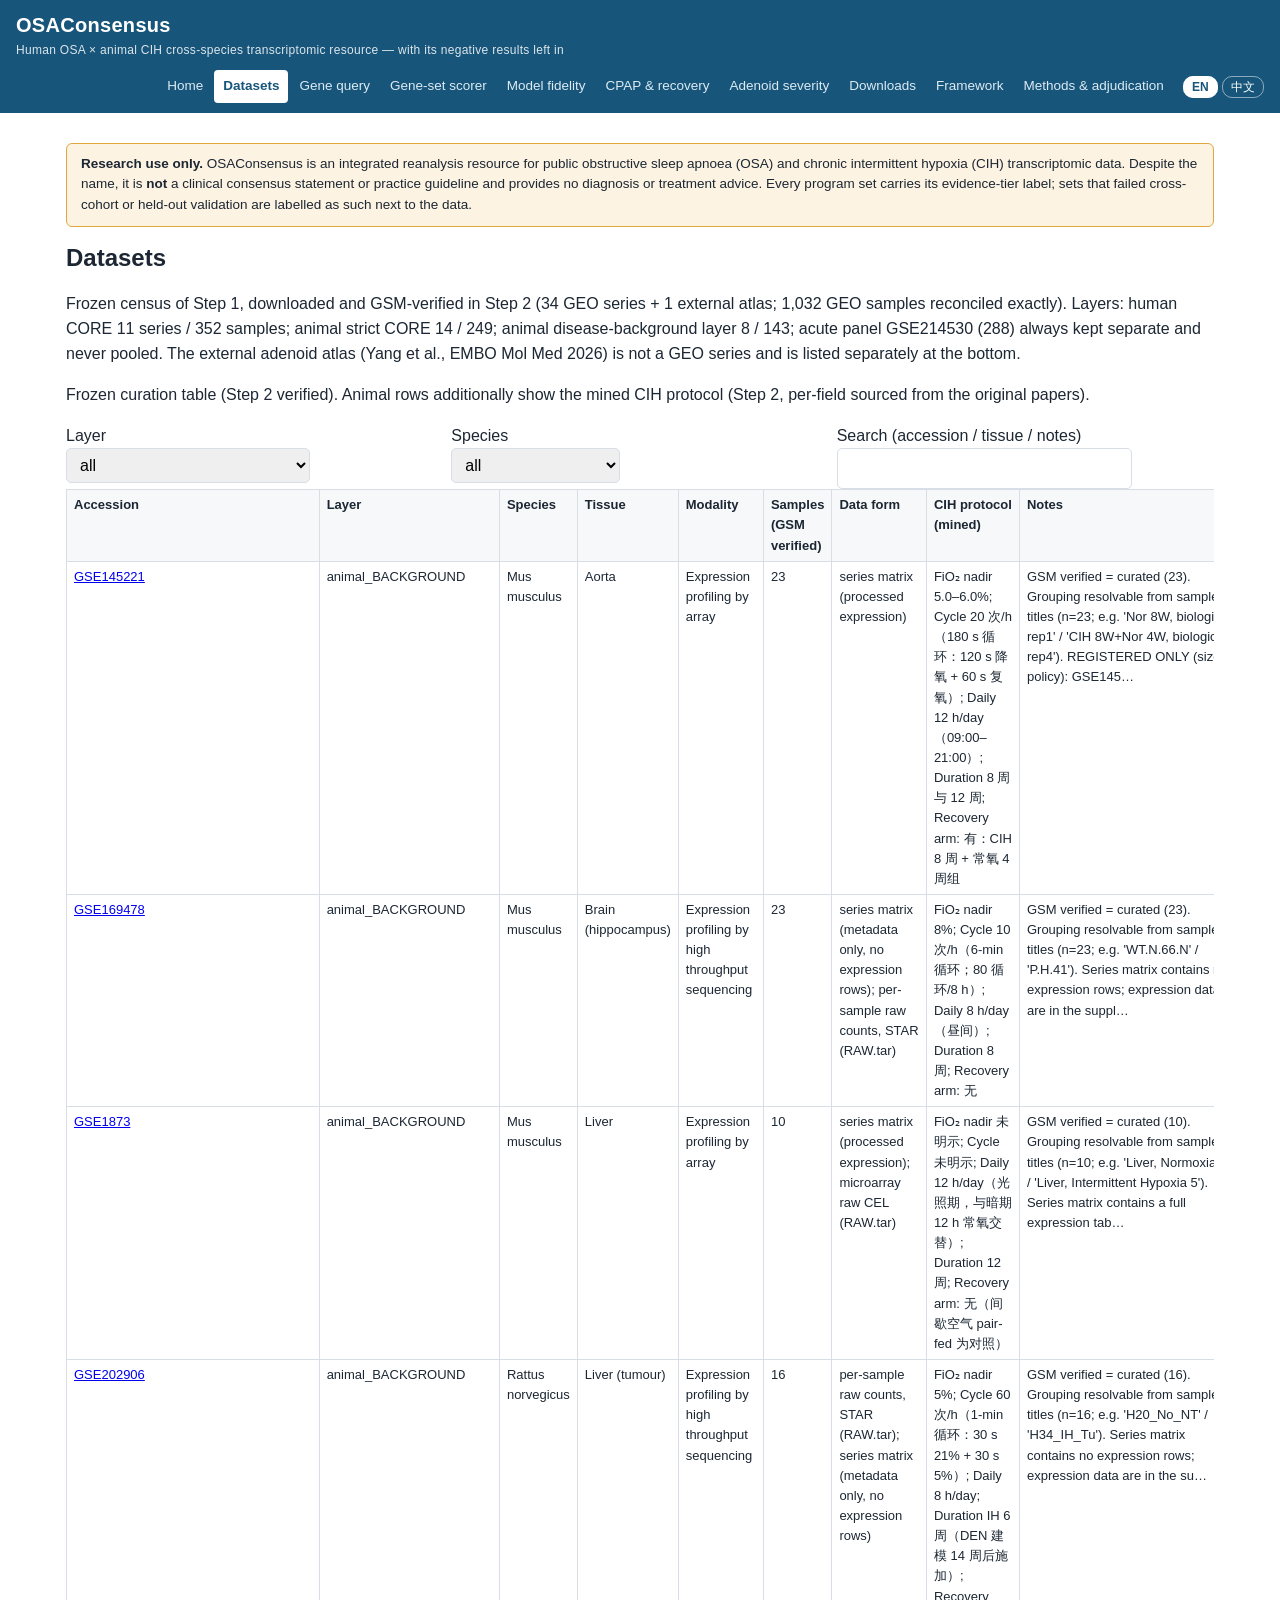
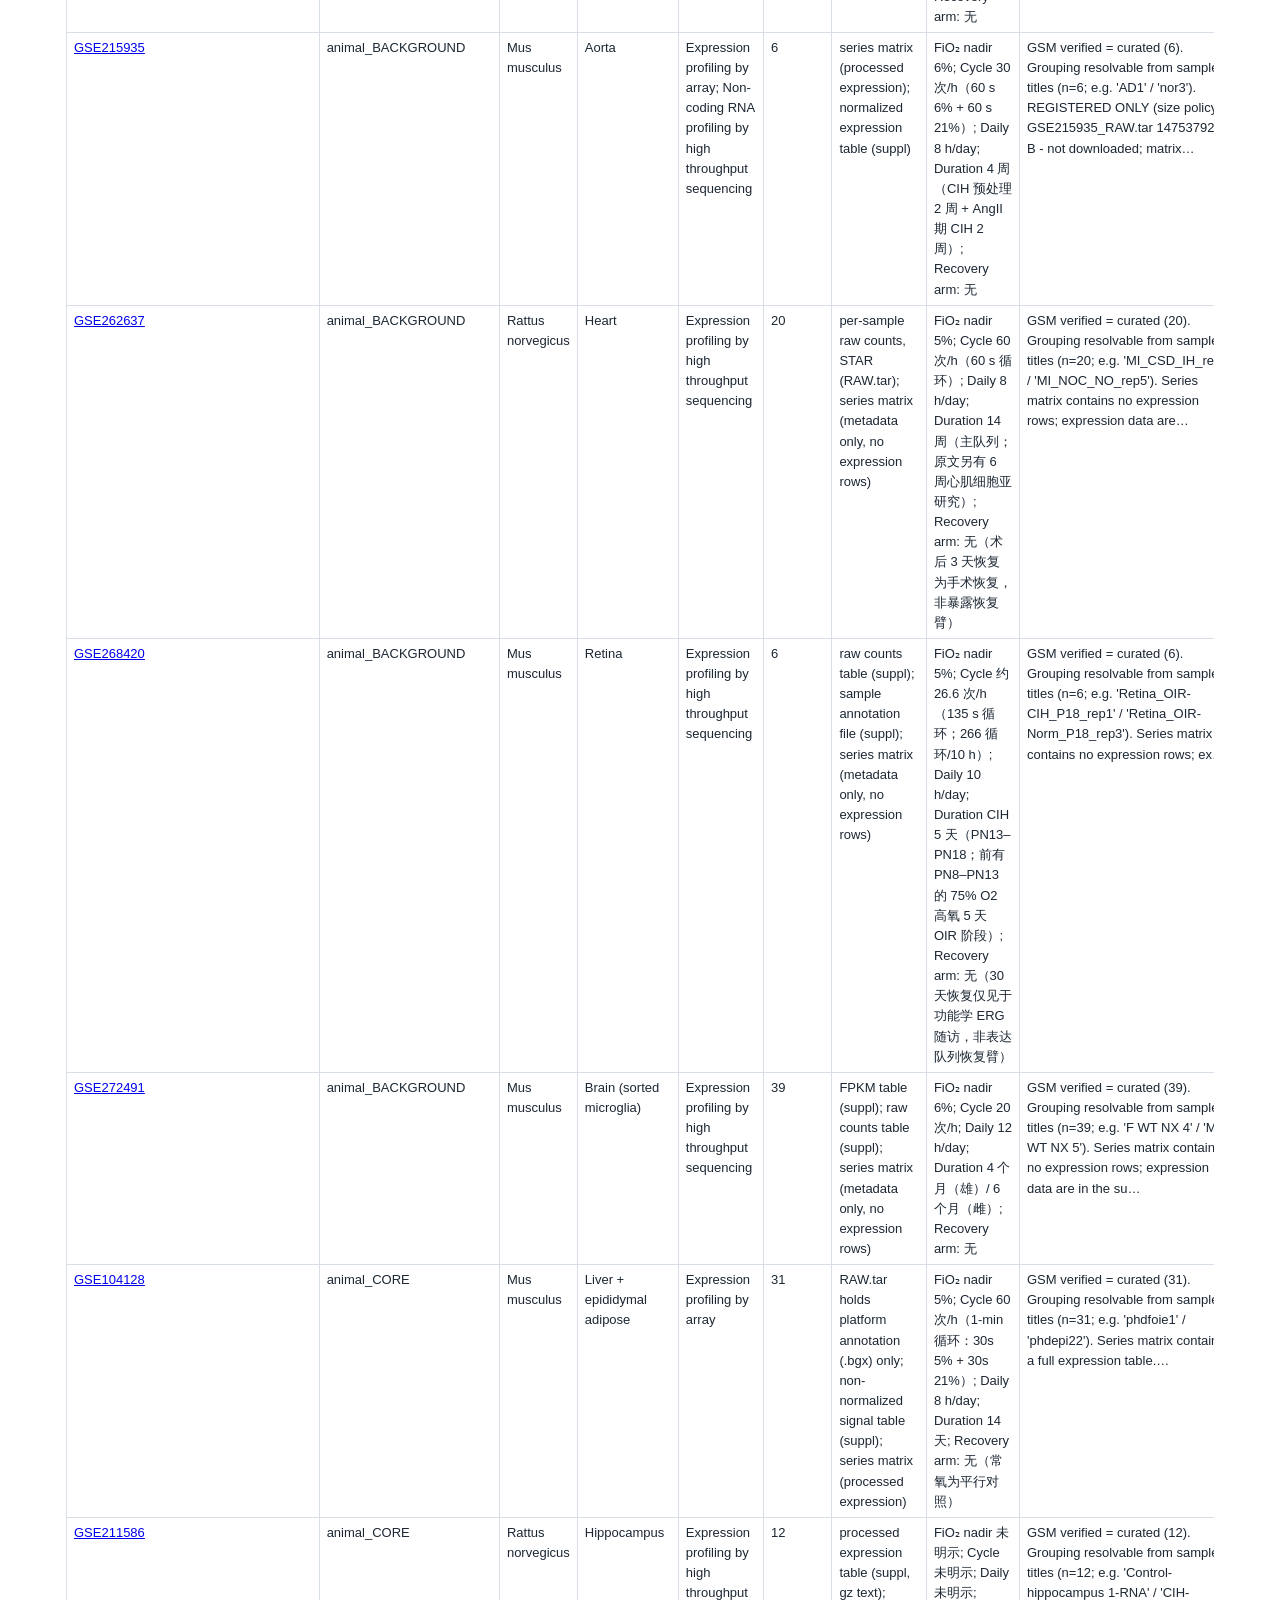
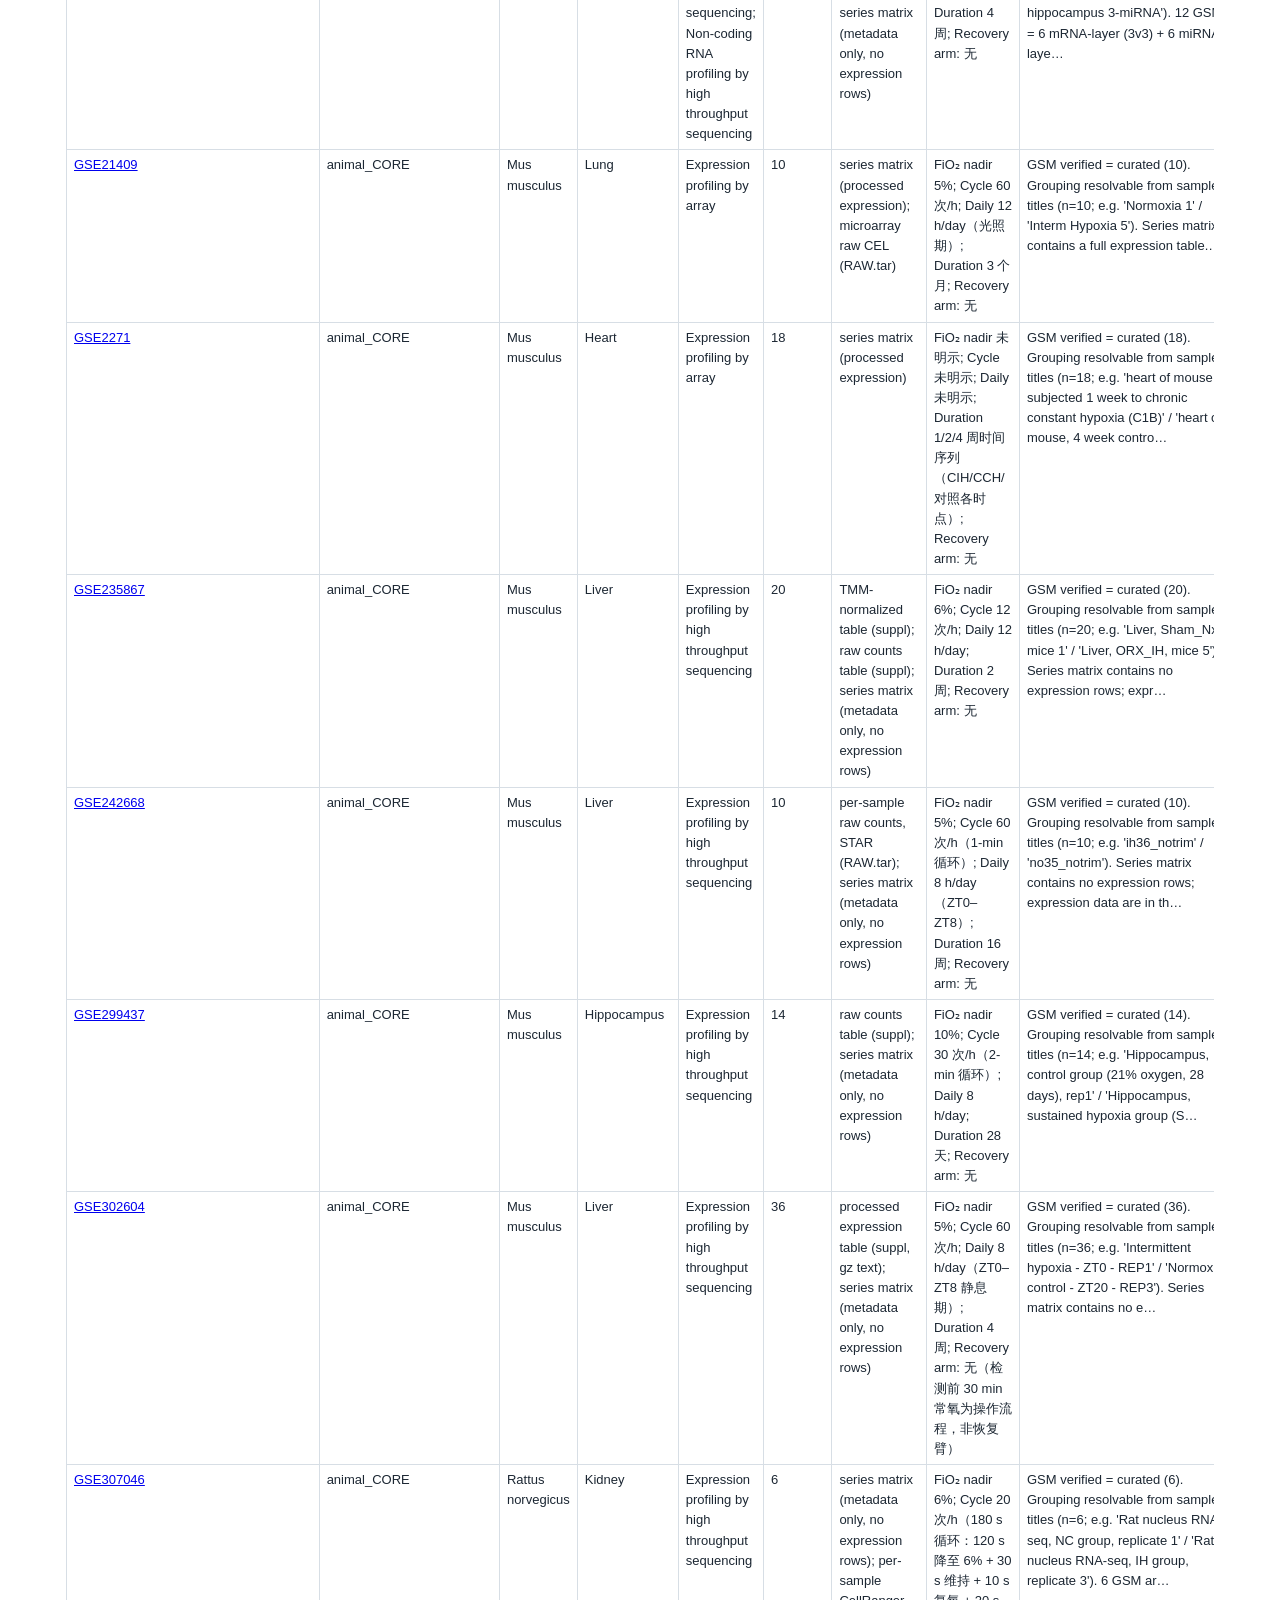
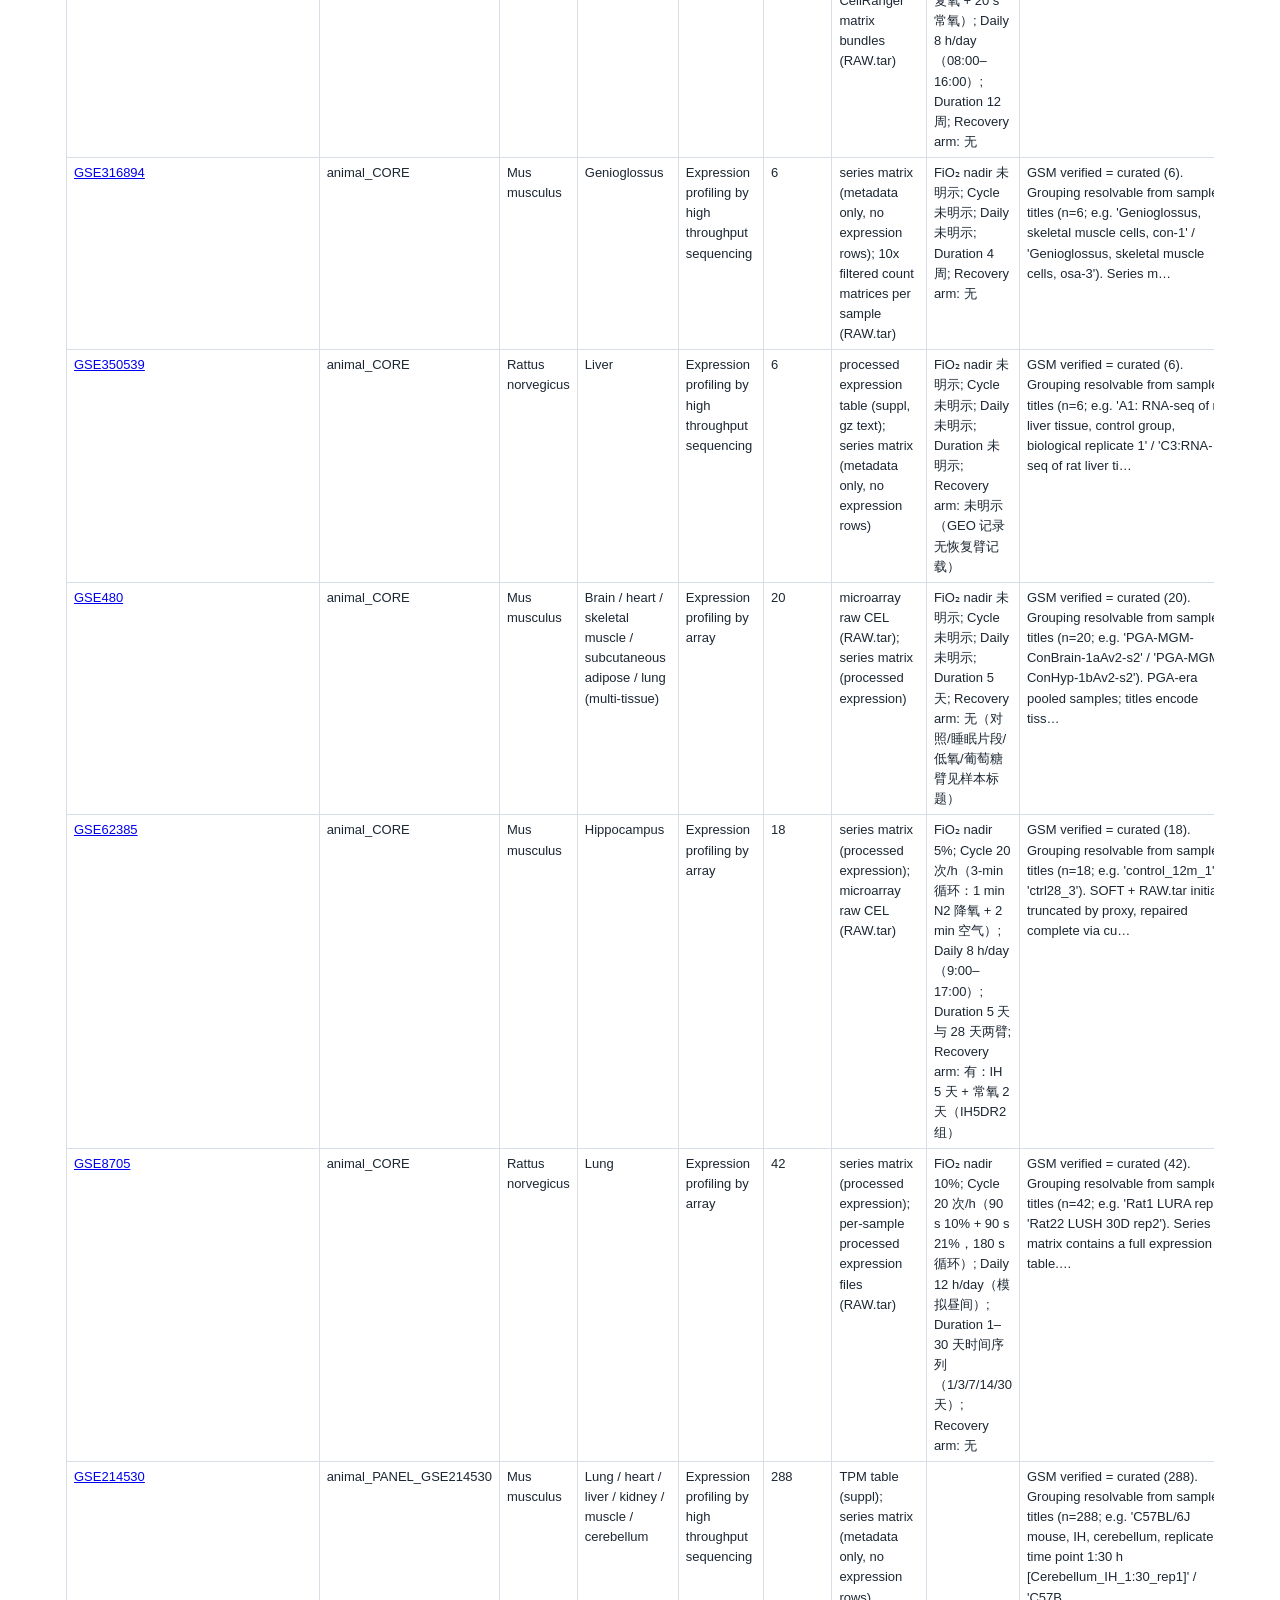
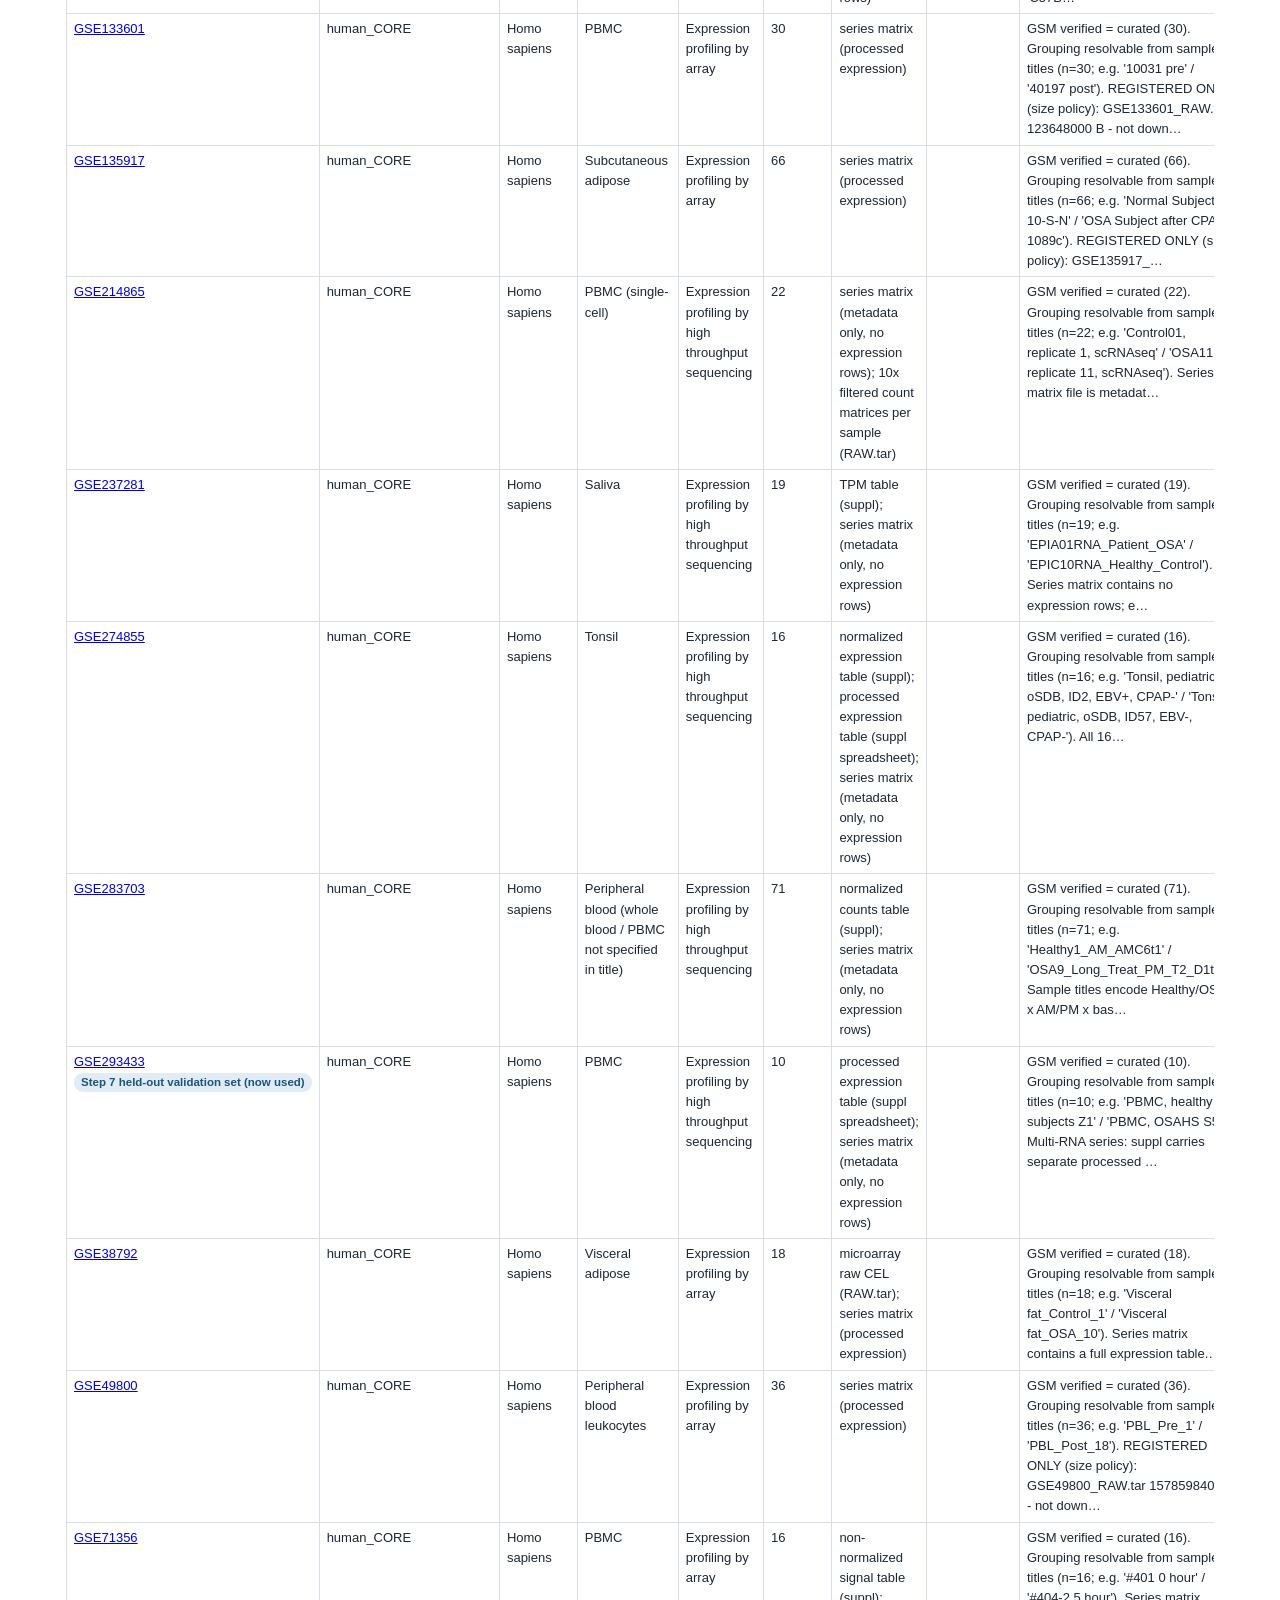
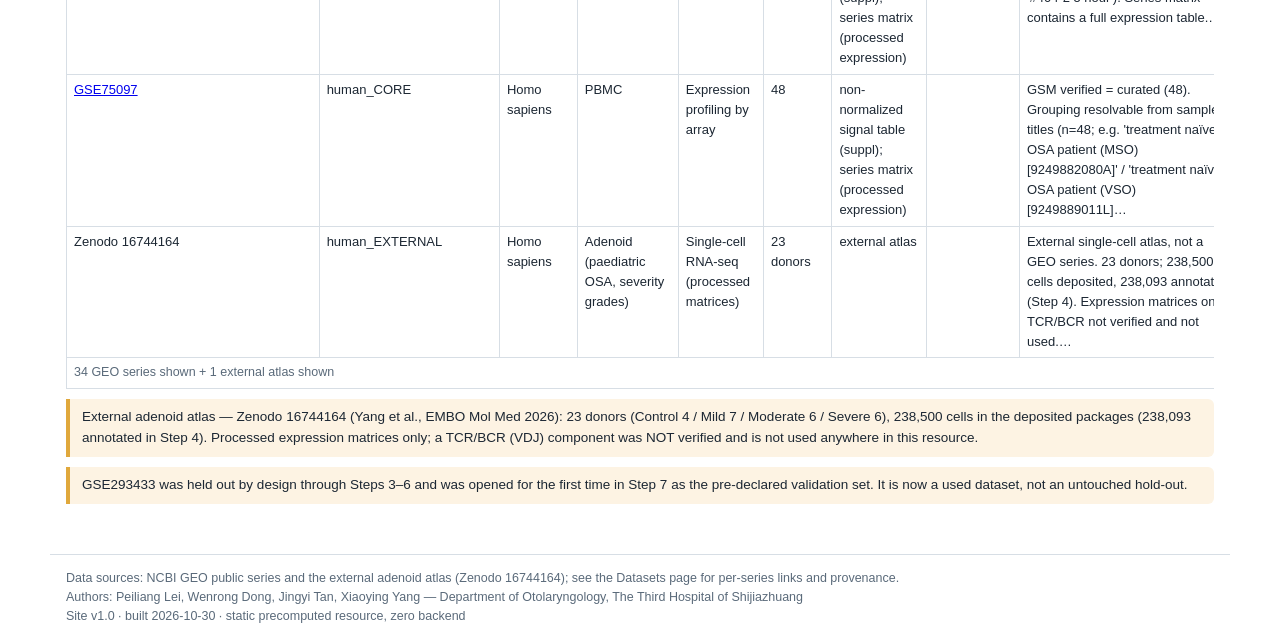
<file: cohorts.html>
<!DOCTYPE html>
<html lang="en">
<head>
<meta charset="utf-8">
<meta name="viewport" content="width=device-width, initial-scale=1">
<title>OSAConsensus — <span data-i18n="title_cohorts">Datasets</span></title>
<link rel="stylesheet" href="style.css">
</head>
<body>
<header>
  <div class="brand">OSAConsensus<small data-i18n="tagline"></small></div>
  <nav><a href="index.html" class="" data-i18n="nav_home">Home</a><a href="cohorts.html" class="cur" data-i18n="nav_cohorts">Datasets</a><a href="gene.html" class="" data-i18n="nav_gene">Gene query</a><a href="scorer.html" class="" data-i18n="nav_scorer">Gene-set scorer</a><a href="fidelity.html" class="" data-i18n="nav_fidelity">Model fidelity</a><a href="cpap.html" class="" data-i18n="nav_cpap">CPAP &amp; recovery</a><a href="adenoid.html" class="" data-i18n="nav_adenoid">Adenoid severity</a><a href="downloads.html" class="" data-i18n="nav_downloads">Downloads</a><a href="framework.html" class="" data-i18n="nav_framework">Framework</a><a href="methods.html" class="" data-i18n="nav_methods">Methods &amp; adjudication</a></nav>
  <div class="lang-toggle"><a data-lang="en" onclick="oc_setLang('en')">EN</a> <a data-lang="zh" onclick="oc_setLang('zh')">中文</a></div>
</header>
<main>
<div class="disc" data-i18n="disc"><b>Research use only.</b> OSAConsensus is an integrated reanalysis resource for public obstructive sleep apnoea (OSA) and chronic intermittent hypoxia (CIH) transcriptomic data. Despite the name, it is <b>not</b> a clinical consensus statement or practice guideline and provides no diagnosis or treatment advice. Every program set carries its evidence-tier label; sets that failed cross-cohort or held-out validation are labelled as such next to the data.</div>

<h1 data-i18n="title_cohorts">Datasets</h1>
<p data-i18n="coh_intro">Frozen census of Step 1, downloaded and GSM-verified in Step 2 (34 GEO series + 1 external atlas; 1,032 GEO samples reconciled exactly). Layers: human CORE 11 series / 352 samples; animal strict CORE 14 / 249; animal disease-background layer 8 / 143; acute panel GSE214530 (288) always kept separate and never pooled. The external adenoid atlas (Yang et al., EMBO Mol Med 2026) is not a GEO series and is listed separately at the bottom.</p>
<p data-i18n="coh_table_h">Frozen curation table (Step 2 verified). Animal rows additionally show the mined CIH protocol (Step 2, per-field sourced from the original papers).</p>
<div class="kv">
<div><label><span data-i18n="f_layer"></span><br><select id="fLayer"><option value="">all</option></select></label></div>
<div><label><span data-i18n="f_species"></span><br><select id="fSpecies"><option value="">all</option></select></label></div>
<div><label><span data-i18n="f_search"></span><br><input type="text" id="fSearch" size="28"></label></div>
</div>
<div class="tblwrap"><table id="cohTable"></table></div>
<div class="warn" data-i18n="coh_adenoid_note">External adenoid atlas — Zenodo 16744164 (Yang et al., EMBO Mol Med 2026): 23 donors (Control 4 / Mild 7 / Moderate 6 / Severe 6), 238,500 cells in the deposited packages (238,093 annotated in Step 4). Processed expression matrices only; a TCR/BCR (VDJ) component was NOT verified and is not used anywhere in this resource.</div>
<div class="warn" data-i18n="coh_gse293433_note">GSE293433 was held out by design through Steps 3–6 and was opened for the first time in Step 7 as the pre-declared validation set. It is now a used dataset, not an untouched hold-out.</div>
</main>
<footer>
<div data-i18n="foot_src">Data sources: NCBI GEO public series and the external adenoid atlas (Zenodo 16744164); see the Datasets page for per-series links and provenance.</div>
<div data-i18n="foot_auth">Authors: Peiliang Lei, Wenrong Dong, Jingyi Tan, Xiaoying Yang — Department of Otolaryngology, The Third Hospital of Shijiazhuang</div>
<div data-i18n="foot_ver">Site v1.0 · built 2026-10-30 · static precomputed resource, zero backend</div>
</footer>
<script src="cohorts_app.js"></script>
<script>window.OC_I18N={"nav_home": {"en": "Home", "zh": "首页"}, "nav_cohorts": {"en": "Datasets", "zh": "数据集"}, "nav_gene": {"en": "Gene query", "zh": "单基因查询"}, "nav_scorer": {"en": "Gene-set scorer", "zh": "基因集打分器"}, "nav_fidelity": {"en": "Model fidelity", "zh": "模型保真度"}, "nav_cpap": {"en": "CPAP &amp; recovery", "zh": "CPAP 与恢复臂"}, "nav_adenoid": {"en": "Adenoid severity", "zh": "腺样体严重度"}, "nav_downloads": {"en": "Downloads", "zh": "下载"}, "nav_framework": {"en": "Framework", "zh": "审计框架"}, "nav_methods": {"en": "Methods &amp; adjudication", "zh": "方法与裁定"}, "title_home": {"en": "Home", "zh": "首页"}, "title_cohorts": {"en": "Datasets", "zh": "数据集策展表"}, "title_gene": {"en": "Gene query", "zh": "单基因跨物种查询"}, "title_scorer": {"en": "Gene-set scorer", "zh": "基因集打分器"}, "title_fidelity": {"en": "Cross-species model fidelity", "zh": "跨物种模型保真度"}, "title_cpap": {"en": "CPAP reversal &amp; animal recovery arms", "zh": "CPAP 逆转与动物恢复臂"}, "title_adenoid": {"en": "Adenoid severity explorer", "zh": "腺样体严重度探索器"}, "title_downloads": {"en": "Downloads", "zh": "数据下载"}, "title_methods": {"en": "Methods &amp; adjudication", "zh": "方法与总裁定"}, "disc": {"en": "<b>Research use only.</b> OSAConsensus is an integrated reanalysis resource for public obstructive sleep apnoea (OSA) and chronic intermittent hypoxia (CIH) transcriptomic data. Despite the name, it is <b>not</b> a clinical consensus statement or practice guideline and provides no diagnosis or treatment advice. Every program set carries its evidence-tier label; sets that failed cross-cohort or held-out validation are labelled as such next to the data.", "zh": "<b>仅供研究使用。</b>OSAConsensus 是对公开阻塞性睡眠呼吸暂停（OSA）与慢性间歇低氧（CIH）转录组数据的整合再分析资源。尽管名称含“Consensus”，本站<b>不是</b>临床共识声明或诊疗指南，不提供诊断或治疗建议。每个程序集都标注其证据层级标签；未通过跨队列或留出验证的集合会在数据旁如实标注。"}, "foot_src": {"en": "Data sources: NCBI GEO public series and the external adenoid atlas (Zenodo 16744164); see the Datasets page for per-series links and provenance.", "zh": "数据来源：NCBI GEO 公开系列与外部腺样体图谱（Zenodo 16744164）；各系列链接与出处见“数据集”页。"}, "foot_auth": {"en": "Authors: Peiliang Lei, Wenrong Dong, Jingyi Tan, Xiaoying Yang — Department of Otolaryngology, The Third Hospital of Shijiazhuang", "zh": "作者：Peiliang Lei、Wenrong Dong、Jingyi Tan、Xiaoying Yang — 石家庄市第三医院耳鼻咽喉科"}, "foot_ver": {"en": "Site v1.0 · built 2026-10-30 · static precomputed resource, zero backend", "zh": "站点 v1.0 · 构建于 2026-10-30 · 静态预计算资源，零后端"}, "idx_intro": {"en": "OSAConsensus curates <b>every public human OSA transcriptomic series and animal CIH model series</b> we could verify (34 GEO series, 1,032 samples, plus one external single-cell adenoid atlas), reanalyses them under one pipeline, and asks three questions with pre-declared discipline: is there a reproducible human peripheral program, does any animal CIH model reproduce the human profile, and do the answers survive leave-one-cohort-out, permutation and held-out validation? Several headline answers are <b>negative</b> — and they are reported as results, with the receipts on this site.", "zh": "OSAConsensus 策展了<b>全部可核验的公开人类 OSA 转录组系列与动物 CIH 模型系列</b>（34 个 GEO 系列、1,032 个样本，另加一个外部单细胞腺样体图谱），在同一流程下统一再分析，并以预声明纪律回答三个问题：人类外周是否存在可复现的程序、动物 CIH 模型是否复现人类画像、这些结论能否通过留一队列、置换与留出验证？若干头条答案是<b>阴性</b>的——本站将其作为结果如实呈现，凭证俱在站内。"}, "idx_vhead": {"en": "Step 7 grand adjudication of the 22 headline conclusions (Steps 3–6)", "zh": "Step 7 对 22 条头条结论（Step 3–6）的总裁定"}, "idx_vstand": {"en": "standing", "zh": "站立"}, "idx_vdown": {"en": "downgraded", "zh": "降级"}, "idx_vrev": {"en": "revoked", "zh": "撤销"}, "idx_vnote": {"en": "18 of 22 headline conclusions stand after leave-one-cohort-out, 10,000× permutation, old-platform sensitivity and held-out validation (2 of them strengthened — H6, H21). Three were downgraded (the P283 asset claim; the mouse-hippocampus 100-gene consensus claim; the rat-lung day-7 phase claim) and one was revoked (the adipose cross-cohort consensus). The full table is on the Methods &amp; adjudication page.", "zh": "经留一队列、10,000 次置换、老平台敏感性与留出验证后，22 条头条结论中 18 条站立（其中 2 条被加强——H6、H21）。3 条降级（P283 资产口径；小鼠海马 100 基因共识口径；大鼠肺第 7 天时相），1 条撤销（脂肪跨队列共识）。全表见“方法与裁定”页。"}, "idx_h_blood": {"en": "Human blood: an absence of agreement, not a weak signal", "zh": "人类血液：无一致，而非信号太弱"}, "idx_b_blood": {"en": "Only two adult blood cohorts carry an independent OSA-vs-control contrast (GSE75097, GSE283703). Across 19,135 shared genes their logFC profiles are <b>absence of agreement</b> — the logFC point estimate is negative (Spearman ρ = −0.070; gene-label and module-block permutation p &lt; 10⁻⁴, but donor-level permutation p = 0.17 does not reject; nominal-gene concordance 44.9%, descriptively below the 50% chance level). No FDR-level cross-cohort blood consensus program exists; the tiered sets are Tier A = 0, Tier B = 1 gene, Tier C = 17 genes.", "zh": "只有两个成人血液队列带独立的 OSA 对对照对比（GSE75097、GSE283703）。在 19,135 个共有基因上，两队列的 logFC 画像<b>无一致</b>——logFC 点估计为负（Spearman ρ = −0.070；基因标签与模块块置换 p &lt; 10⁻⁴，但供体级置换 p = 0.17 不拒绝；名义基因一致率 44.9%，描述性低于 50% 随机水平）。FDR 层血液跨队列共识程序不存在；分级集合为 Tier A = 0、Tier B = 1 个基因、Tier C = 17 个基因。"}, "idx_h_p283": {"en": "P283: internally consistent, cross-cohort irreproducible", "zh": "P283：队列内自洽，跨队列不可复现"}, "idx_b_p283": {"en": "P283 (121 genes) is an <b>FDR-level program of the single cohort GSE283703</b>. Inside that cohort it is coherent (CPAP long-term reversal, CD14-monocyte localisation). In the pre-declared held-out cohort GSE293433 it <b>failed and reversed</b>: direction concordance 20/114 = 0.175, program score higher in healthy controls (Cohen's d = −1.22, 95% CI −1.68 to −0.72, label-permutation p = 0.988). It is labelled accordingly everywhere on this site and must not be cited as a validated OSA signature.", "zh": "P283（121 基因）是<b>单队列 GSE283703 的 FDR 层程序</b>。在该队列内部它是自洽的（CPAP 长期逆转、CD14 单核定位）。在预声明的留出队列 GSE293433 中它<b>未通过且方向反转</b>：方向一致率 20/114 = 0.175，程序分数在健康对照更高（Cohen's d = −1.22，95% CI −1.68 to −0.72，标签置换 p = 0.988）。本站各处均按此标注，不得将其引为已验证的 OSA 特征谱。"}, "idx_h_fat": {"en": "Adipose layer: cross-cohort consensus revoked (Step 7, item F-06)", "zh": "脂肪层：跨队列共识已撤销（Step 7，F-06 项）"}, "idx_b_fat": {"en": "The former 1,408-gene adipose Tier B set has FDR support in <b>0 of 1,408 genes</b> in the second adipose cohort (GSE38792); it rests entirely on GSE135917, whose disease contrast is a global expression shift (47.3% of genes FDR-significant, median logFC −0.134). It is presented here only as a <b>GSE135917 single-cohort set with a permanent global-shift warning</b>; its WGCNA modules are single-cohort exploratory observations.", "zh": "原 1,408 基因脂肪 Tier B 集合在第二个脂肪队列（GSE38792）中获得 FDR 支撑的基因为 <b>0/1,408</b>；它完全依赖 GSE135917，而该队列的疾病对比是全局表达平移（47.3% 基因 FDR 显著，中位 logFC −0.134）。本站仅将其呈现为<b>带永久全局平移警告的 GSE135917 单队列集</b>；其 WGCNA 模块为单队列探索性观察。"}, "idx_h_animal": {"en": "Animal layer: one labelled intersection set, one honest empty set", "zh": "动物层：一个有标签交集集，一个诚实的空集"}, "idx_b_animal": {"en": "Mouse hippocampus yields a <b>labelled double-significance intersection of 100 genes</b> (Tier A 14 + B 86) whose size lies inside its label-permutation null (100 observed vs 105.1 expected, p = 0.73) — a defined, released set, not a validated consensus; the genome-wide logFC correlation is ≈ 0, and both facts are shown together. Mouse liver, across four cohorts, has an <b>empty strict consensus</b>: the signals are real but protocol/diet-specific; a 46-gene ≥3/4 sensitivity set is provided and labelled as such. At chronic endpoints the Hallmark hypoxia ssGSEA score is paradoxically <b>down</b>, not up (score-level statement; gene-mean logFC ≈ 0).", "zh": "小鼠海马给出<b>有标签的双重显著交集 100 基因</b>（Tier A 14 + B 86），其大小处于标签置换零分布内（观测 100 vs 期望 105.1，p = 0.73）——是定义明确、已发布的集合，不是已验证共识；全基因组 logFC 相关 ≈ 0，两个事实并列展示。小鼠肝脏四个队列的<b>严格共识为空集</b>：信号真实但具方案/饮食特异性；另提供 46 基因 ≥3/4 敏感性集并如实标注。慢性终点 Hallmark 低氧 ssGSEA 分数反常地<b>下降</b>而非上升（分数层面陈述；基因平均 logFC ≈ 0）。"}, "idx_h_bridge": {"en": "Cross-species bridge: pathway fidelity is negative; acute–chronic decoupling is cross-species", "zh": "跨物种桥：通路保真度为阴性；急性–慢性脱耦跨物种成立"}, "idx_b_bridge": {"en": "Animal chronic CIH pathway profiles do <b>not</b> reproduce the human chronic OSA blood profile (per-cohort profile correlations median r = −0.43; zero of 13 cohorts agree on all four program signs; no combination reaches permutation significance — with only 4 programs the permutation space is 24, so the ranking is positional only and no model may be called “most human-like”). The human reference profile is itself weak (no program at FDR &lt; 0.05 in either backbone cohort) and is flagged wherever the ranking is shown. At the gene layer, the strongest gene-layer transfer is P283 × mouse lung GSE21409 (concordance 0.557, FDR 0.023, small magnitude). Acute-vs-chronic hypoxia decoupling holds in both species.", "zh": "动物慢性 CIH 通路画像<b>不复现</b>人类慢性 OSA 血液画像（逐队列画像相关中位 r = −0.43；13 个队列中 0 个在四个程序符号上全一致；无组合达置换显著——程序仅 4 个，置换空间只有 24 种，故排序仅有位置意义，禁止称任何模型“最像人”）。人类参照画像本身弱（两个主干队列均无程序达 FDR &lt; 0.05），排序出现处均附此警示。基因层最强的迁移是 P283 × 小鼠肺 GSE21409（一致率 0.557，FDR 0.023，幅度小）。急性与慢性低氧脱耦在两个物种均成立。"}, "idx_h_ratlung": {"en": "Rat lung day-7 phase claim: registry-level description", "zh": "大鼠肺第 7 天时相：登记层描述"}, "idx_b_ratlung": {"en": "The claim that the rat-lung response concentrates at day 7 rests entirely on a 2008 microarray platform (GSE8705). Step 7 downgraded it to a registry-level description with the platform year attached.", "zh": "“大鼠肺反应集中于第 7 天”的结论完全建立在 2008 年芯片平台（GSE8705）之上。Step 7 已将其降级为登记层描述并标注平台年代。"}, "idx_tools": {"en": "Interactive tools (all computation runs in your browser)", "zh": "交互工具（全部计算在访客浏览器内完成）"}, "idx_stats_h": {"en": "Resource at a glance", "zh": "资源概览"}, "tier_fdr_single": {"en": "FDR single-cohort", "zh": "FDR 单队列"}, "tier_nominal": {"en": "Nominal tier", "zh": "名义层"}, "tier_strict": {"en": "Labelled intersection set — at permutation null", "zh": "有标签交集集——处于置换零分布内"}, "tier_fdr_single_heldout": {"en": "FDR single-cohort — held-out NOT supported", "zh": "FDR 单队列——留出未通过"}, "tier_fat_single": {"en": "Single-cohort set (GSE135917) — global-shift warning; revoked as cross-cohort consensus", "zh": "单队列集（GSE135917）——全局平移警告；跨队列共识口径已撤销"}, "tier_sensitivity": {"en": "Sensitivity set", "zh": "敏感性集"}, "tier_revoked": {"en": "REVOKED as cross-cohort consensus — single-cohort set", "zh": "已撤销跨队列共识口径 — 单队列集"}, "tier_cohort_deg": {"en": "Cohort DEG set (FDR)", "zh": "队列差异集（FDR）"}, "tier_registry": {"en": "Registry / descriptive layer", "zh": "登记 / 描述层"}, "tier_exploratory": {"en": "Exploratory", "zh": "探索性"}, "warn_p283": {"en": "Held-out validation (Step 7, pre-declared): in GSE293433 this set was NOT SUPPORTED — it failed and reversed: concordance 0.175, program score higher in healthy controls (d = −1.22, 95% CI −1.68 to −0.72). Single-cohort evidence only.", "zh": "留出验证（Step 7，预声明）：该集合在 GSE293433 中不获支持（not supported）——未通过且方向反转：一致率 0.175，程序分数在健康对照更高（d = −1.22，95% CI −1.68 to −0.72）。仅单队列证据。"}, "warn_fat": {"en": "Global-shift warning: GSE135917's disease contrast is a global expression shift (47.3% of genes FDR-significant, median logFC −0.134). This set has FDR support in 0/1,408 genes in GSE38792 and is NOT a cross-cohort consensus (revoked in Step 7).", "zh": "全局平移警告：GSE135917 的疾病对比是全局表达平移（47.3% 基因 FDR 显著，中位 logFC −0.134）。该集合在 GSE38792 中 0/1,408 基因获 FDR 支撑，不是跨队列共识（Step 7 已撤销）。"}, "warn_fidelity": {"en": "The human reference profile is itself weak (no program at FDR &lt; 0.05 in either backbone cohort), and with 4 programs the label-permutation space is only 24 (minimum achievable one-sided p ≈ 0.042): no combination is permutation-significant. Ranks are positions only — no model is “most human-like”.", "zh": "人类参照画像本身弱（两个主干队列均无程序达 FDR &lt; 0.05）；程序仅 4 个，标签置换空间只有 24 种（单侧 p 理论下限 ≈ 0.042）：无组合达置换显著。名次仅为位置——不存在“最像人”的模型。"}, "warn_pdc": {"en": "Technical warning (Step 4 adjudication): all six genes are heat-shock family members; this endpoint set is a probable donor-processing batch artifact and is retained as a technical warning only.", "zh": "技术警告（Step 4 裁定）：6 个基因全部为热休克家族成员；该终点集很可能是供体处理批次伪迹，仅作技术警告保留。"}, "warn_ssgsea": {"en": "Score-level statement: these are ssGSEA relative-enrichment effects. At the gene-mean logFC level the same sets are ≈ 0 (Step 7, item P5) — do not read as “hypoxia genes are on average down-regulated”.", "zh": "分数层面陈述：此为 ssGSEA 相对富集效应。同一集合在基因平均 logFC 层面 ≈ 0（Step 7，P5 项）——不得读作“低氧基因平均下调”。"}, "coh_intro": {"en": "Frozen census of Step 1, downloaded and GSM-verified in Step 2 (34 GEO series + 1 external atlas; 1,032 GEO samples reconciled exactly). Layers: human CORE 11 series / 352 samples; animal strict CORE 14 / 249; animal disease-background layer 8 / 143; acute panel GSE214530 (288) always kept separate and never pooled. The external adenoid atlas (Yang et al., EMBO Mol Med 2026) is not a GEO series and is listed separately at the bottom.", "zh": "Step 1 冻结普查，Step 2 完成下载与 GSM 核验（34 个 GEO 系列 + 1 个外部图谱；1,032 个 GEO 样本逐一对账）。分层：人类 CORE 11 系列 / 352 样本；动物严格 CORE 14 / 249；动物疾病背景层 8 / 143；急性面板 GSE214530（288）始终单独成层、从不合并。外部腺样体图谱（Yang 等，EMBO Mol Med 2026）不是 GEO 系列，单列于表末。"}, "coh_adenoid_note": {"en": "External adenoid atlas — Zenodo 16744164 (Yang et al., EMBO Mol Med 2026): 23 donors (Control 4 / Mild 7 / Moderate 6 / Severe 6), 238,500 cells in the deposited packages (238,093 annotated in Step 4). Processed expression matrices only; a TCR/BCR (VDJ) component was NOT verified and is not used anywhere in this resource.", "zh": "外部腺样体图谱 — Zenodo 16744164（Yang 等，EMBO Mol Med 2026）：23 名供体（对照 4 / 轻度 7 / 中度 6 / 重度 6），沉积包共 238,500 个细胞（Step 4 注释 238,093）。仅用处理后的表达矩阵；TCR/BCR（VDJ）成分未经核验，本资源任何部分均不使用。"}, "coh_gse293433_note": {"en": "GSE293433 was held out by design through Steps 3–6 and was opened for the first time in Step 7 as the pre-declared validation set. It is now a used dataset, not an untouched hold-out.", "zh": "GSE293433 在 Step 3–6 期间按设计留出，Step 7 作为预声明验证集首次打开。现已是已使用数据集，不再是未触碰的留出集。"}, "gene_intro": {"en": "One gene, its full cross-species record: human blood and adipose cohort effects, per-cohort animal ortholog responses (program-set genes, from the Step 6 response table), the adenoid severity gradient, and PBMC cell-type effects (GSE214865). Empty sections mean the gene was not measured / not in that table — absence is shown, never filled in.", "zh": "一个基因的完整跨物种履历：人类血液与脂肪队列效应、逐队列动物同源基因响应（程序集基因，来自 Step 6 响应表）、腺样体严重度梯度、PBMC 细胞型效应（GSE214865）。空白小节表示该基因在该表中未测得/不在表内——缺失如实显示，绝不填补。"}, "gene_xs_note": {"en": "Cross-species rows exist only for genes in the Step 6 program sets (P283, NOM18, hippocampus labelled intersection set, liver sensitivity set, adenoid sets). “concordant” is relative to the human set direction.", "zh": "跨物种行仅覆盖 Step 6 程序集内的基因（P283、NOM18、海马有标签交集集、肝敏感性集、腺样体集合）。“concordant”相对于人类集合方向。"}, "gene_pbmc_note": {"en": "PBMC pseudobulk per-cell-type differential expression (OSA vs control). In Step 4, no cell type had any FDR-significant gene at donor level; values are descriptive. Program-level localisation (P283 → CD14 monocytes) is a set-level statistic, reported on the Methods page.", "zh": "PBMC 按细胞型的拟bulk差异表达（OSA 对对照）。Step 4 中所有细胞型在供体层面均无 FDR 显著基因；此为描述性数值。程序层定位（P283 → CD14 单核）是集合层统计量，见“方法与裁定”页。"}, "sco_intro": {"en": "Paste a gene list (one symbol per line; an optional second column with a logFC or direction sign enables direction-concordance testing) and score it against every program set and cohort DEG panel in the resource. Enrichment is a hypergeometric test against the panel's measured background; concordance is a binomial test on the overlapping genes with known directions on both sides. All computation runs locally in your browser; nothing is uploaded. Panels keep their Step 7 tier labels and warnings — a high score against a single-cohort or revoked-calibre panel is not cross-cohort evidence.", "zh": "粘贴基因清单（每行一个符号；可选第二列填 logFC 或方向符号，即可启用方向一致性检验），对本资源全部程序集与队列差异面板打分。富集为相对于面板实测背景的超几何检验；一致性为对双侧方向均已知的重叠基因做二项检验。全部计算在本地浏览器完成，不上传任何数据。面板保留 Step 7 层级标签与警告——对单队列或已撤销口径面板的高分不是跨队列证据。"}, "sco_method": {"en": "Method note: hypergeometric enrichment uses each panel's own measured gene universe (shown per panel). This is the same overlap logic as the Steps 3/6 concordance analyses; the permutation-strengthened adjudications in the manuscript remain the primary statistics — treat scorer p-values as screening values.", "zh": "方法注：超几何富集使用各面板自身的实测基因背景（逐面板标示）。其重叠逻辑与 Step 3/6 的一致性分析同源；稿件中经置换补强的裁定仍为主要统计——打分器 p 值请作筛查值看待。"}, "fid_intro": {"en": "Pathway-layer fidelity (Step 6, main bridge layer): each animal (tissue × duration × background) combination's four-program ssGSEA effect profile (Hypoxia, Circadian, Inflammation, Oxidative stress) is correlated with the human chronic OSA blood reference profile. Gene-layer results are reported separately and labelled as the gene layer wherever the two are shown together.", "zh": "通路层保真度（Step 6，桥的主层）：每个动物（组织 × 时长 × 背景）组合的四程序 ssGSEA 效应画像（低氧、昼夜、炎症、氧化应激）与人类慢性 OSA 血液参照画像求相关。基因层结果单独报告；两层并列处均注明层。"}, "cpap_intro": {"en": "Human CPAP reversal (program scores, pre vs post / stage) beside the only two animal recovery arms. The two sides are asymmetric by design — different metrics and denominators — and are shown for direction and return-proportion only; cross-side proportion comparison is not permitted (Step 6 ruling). Headline: consistent reversal exists only inside GSE283703 (long CPAP); pooled across designs, P283 reversal is not significant (gene-set permutation p = 0.149) — “CPAP generally reverses the program” is not supported.", "zh": "人类 CPAP 逆转（程序分数，前后/分期）与仅有的两个动物恢复臂并置。两侧按设计不对称——指标与分母不同——仅比方向与回落比例，禁止跨侧比例比较（Step 6 裁定）。头条：一致的逆转只存在于 GSE283703 内部（长期 CPAP）；跨设计合并后 P283 逆转不显著（基因集置换 p = 0.149）——“CPAP 普遍逆转程序”不成立。"}, "ade_intro": {"en": "The external adenoid atlas (23 donors, four severity grades) reanalysed in Step 4: 238,093 annotated cells, 17 cell types. The severity gradient is FDR-null at tissue level (0 trend-FDR genes; no composition shift survives correction) but nominally diffuse and real (≈3.4× chance at trend p &lt; 0.01), converging on the T-cell compartment. The nominal 720-gene program below is a nominal-tier set — never cite it at FDR calibre. The tonsil cohort GSE274855 did not replicate it (design-bounded negative: no healthy arm, CPAP+ n = 3).", "zh": "外部腺样体图谱（23 名供体，四个严重度等级）Step 4 再分析：238,093 个注释细胞、17 种细胞型。严重度梯度在组织层面 FDR 为零（趋势 FDR 基因 0 个；组成移位无一通过校正），但名义层弥漫且真实（趋势 p &lt; 0.01 约为随机的 3.4 倍），汇聚于 T 细胞区室。下方的名义 720 基因程序是名义层集合——不得以 FDR 规格引用。扁桃体队列 GSE274855 未能复现（设计限定的阴性：无健康臂，CPAP+ n = 3）。"}, "ade_cellchat": {"en": "CellChat (exploratory, pooled Control 4 vs Severe 6 donors): interaction count ≈ unchanged (2,572 vs 2,507), total strength −20% in Severe. The immune–epithelial axis is dominated by MIF–CD74, whose Severe probability drops ≈ 9× (0.00919 → 0.00098), the largest change among 40 pathways. Exploratory calibre only.", "zh": "CellChat（探索性，对照 4 对重度 6 供体合并）：互作数近似不变（2,572 对 2,507），重度总强度 −20%。免疫–上皮轴由 MIF–CD74 主导，其重度概率下降约 9 倍（0.00919 → 0.00098），为 40 条通路中最大变化。仅探索性规格。"}, "dl_intro": {"en": "All frozen tables of the resource. Program-set files carry a tier/calibre column implementing the Step 7 adjudication: check it before citing any set. The per-gene cross-species response table (24,618 rows) is the entity of the cross-species bridge.", "zh": "本资源全部冻结表。程序集文件带层级/口径列，落实 Step 7 裁定：引用任何集合前先看该列。逐基因跨物种响应表（24,618 行）是跨物种桥的实体。"}, "met_intro": {"en": "Pipeline summary per step, then the full Step 7 grand adjudication table (H1–H22) that governs the wording of every claim on this site, and the inheritance list passed to the manuscript.", "zh": "各步流程概要，随后是统辖本站全部表述口径的 Step 7 总裁定全表（H1–H22），以及传递给稿件的继承清单。"}, "met_howto": {"en": "How to cite a set from this resource: (1) use the tier label as printed; (2) P283 must be described as a GSE283703 single-cohort program with its held-out reversal attached at first mention; (3) the adipose set must be named “GSE135917 single-cohort set” with the global-shift warning; (4) pathway claims are ssGSEA-score-level statements; (5) the fidelity ranking may be quoted by position only, never as significance.", "zh": "如何引用本站集合：（1）按印出的层级标签引用；（2）P283 必须表述为 GSE283703 单队列程序，首次出现即附留出反转结果；（3）脂肪集必须命名为“GSE135917 单队列集”并附全局平移警告；（4）通路结论为 ssGSEA 分数层面陈述；（5）保真度排序只能按位置引用，永不作显著性引用。"}, "adjst_stand": {"en": "Standing", "zh": "站立"}, "adjst_standplus": {"en": "Standing — strengthened", "zh": "站立（加强）"}, "adjst_standtilde": {"en": "Standing — wording tightened", "zh": "站立（口径收紧）"}, "adjst_down": {"en": "Downgraded", "zh": "降级"}, "adjst_revoked": {"en": "Revoked", "zh": "撤销"}, "tagline": {"en": "Human OSA × animal CIH cross-species transcriptomic resource — with its negative results left in", "zh": "人类 OSA × 动物 CIH 跨物种转录组资源——阴性结果如实保留"}, "stat_series": {"en": "GEO series curated &amp; verified", "zh": "GEO 系列（策展并核验）"}, "stat_gsm": {"en": "Samples reconciled (GSM-exact)", "zh": "样本（GSM 逐一对账）"}, "stat_human": {"en": "Human CORE series / samples", "zh": "人类 CORE 系列 / 样本"}, "stat_animal": {"en": "Animal strict-CORE series / samples", "zh": "动物严格 CORE 系列 / 样本"}, "stat_adenoid": {"en": "Adenoid atlas cells annotated", "zh": "腺样体图谱注释细胞"}, "stat_pbmc": {"en": "PBMC single cells (GSE214865)", "zh": "PBMC 单细胞（GSE214865）"}, "stat_xs": {"en": "Per-gene cross-species response rows", "zh": "逐基因跨物种响应行"}, "stat_adj": {"en": "Headline conclusions adjudicated (Step 7)", "zh": "总裁定头条结论（Step 7）"}, "f_layer": {"en": "Layer", "zh": "分层"}, "f_species": {"en": "Species", "zh": "物种"}, "f_search": {"en": "Search (accession / tissue / notes)", "zh": "搜索（编号 / 组织 / 备注）"}, "coh_table_h": {"en": "Frozen curation table (Step 2 verified). Animal rows additionally show the mined CIH protocol (Step 2, per-field sourced from the original papers).", "zh": "冻结策展表（Step 2 核验）。动物行另显示挖掘到的 CIH 协议（Step 2，逐字段回原文溯源）。"}};
function oc_setLang(l){if(l!=='en'&&l!=='zh')l='en';try{localStorage.setItem('oc_lang',l);}catch(e){}document.documentElement.lang=(l==='zh'?'zh-CN':'en');document.querySelectorAll('[data-i18n]').forEach(function(el){var d=window.OC_I18N[el.getAttribute('data-i18n')];if(d&&d[l]!==undefined)el.innerHTML=d[l];});document.querySelectorAll('[data-i18n-ph]').forEach(function(el){var d=window.OC_I18N[el.getAttribute('data-i18n-ph')];if(d&&d[l]!==undefined)el.setAttribute('placeholder',d[l]);});document.querySelectorAll('.lang-toggle a').forEach(function(a){a.classList.toggle('active',a.getAttribute('data-lang')===l);});if(window.OC_langChanged)window.OC_langChanged(l);}
document.addEventListener('DOMContentLoaded',function(){var l='en';try{l=localStorage.getItem('oc_lang')||'en';}catch(e){}oc_setLang(l);});</script>
</body>
</html>
</file>
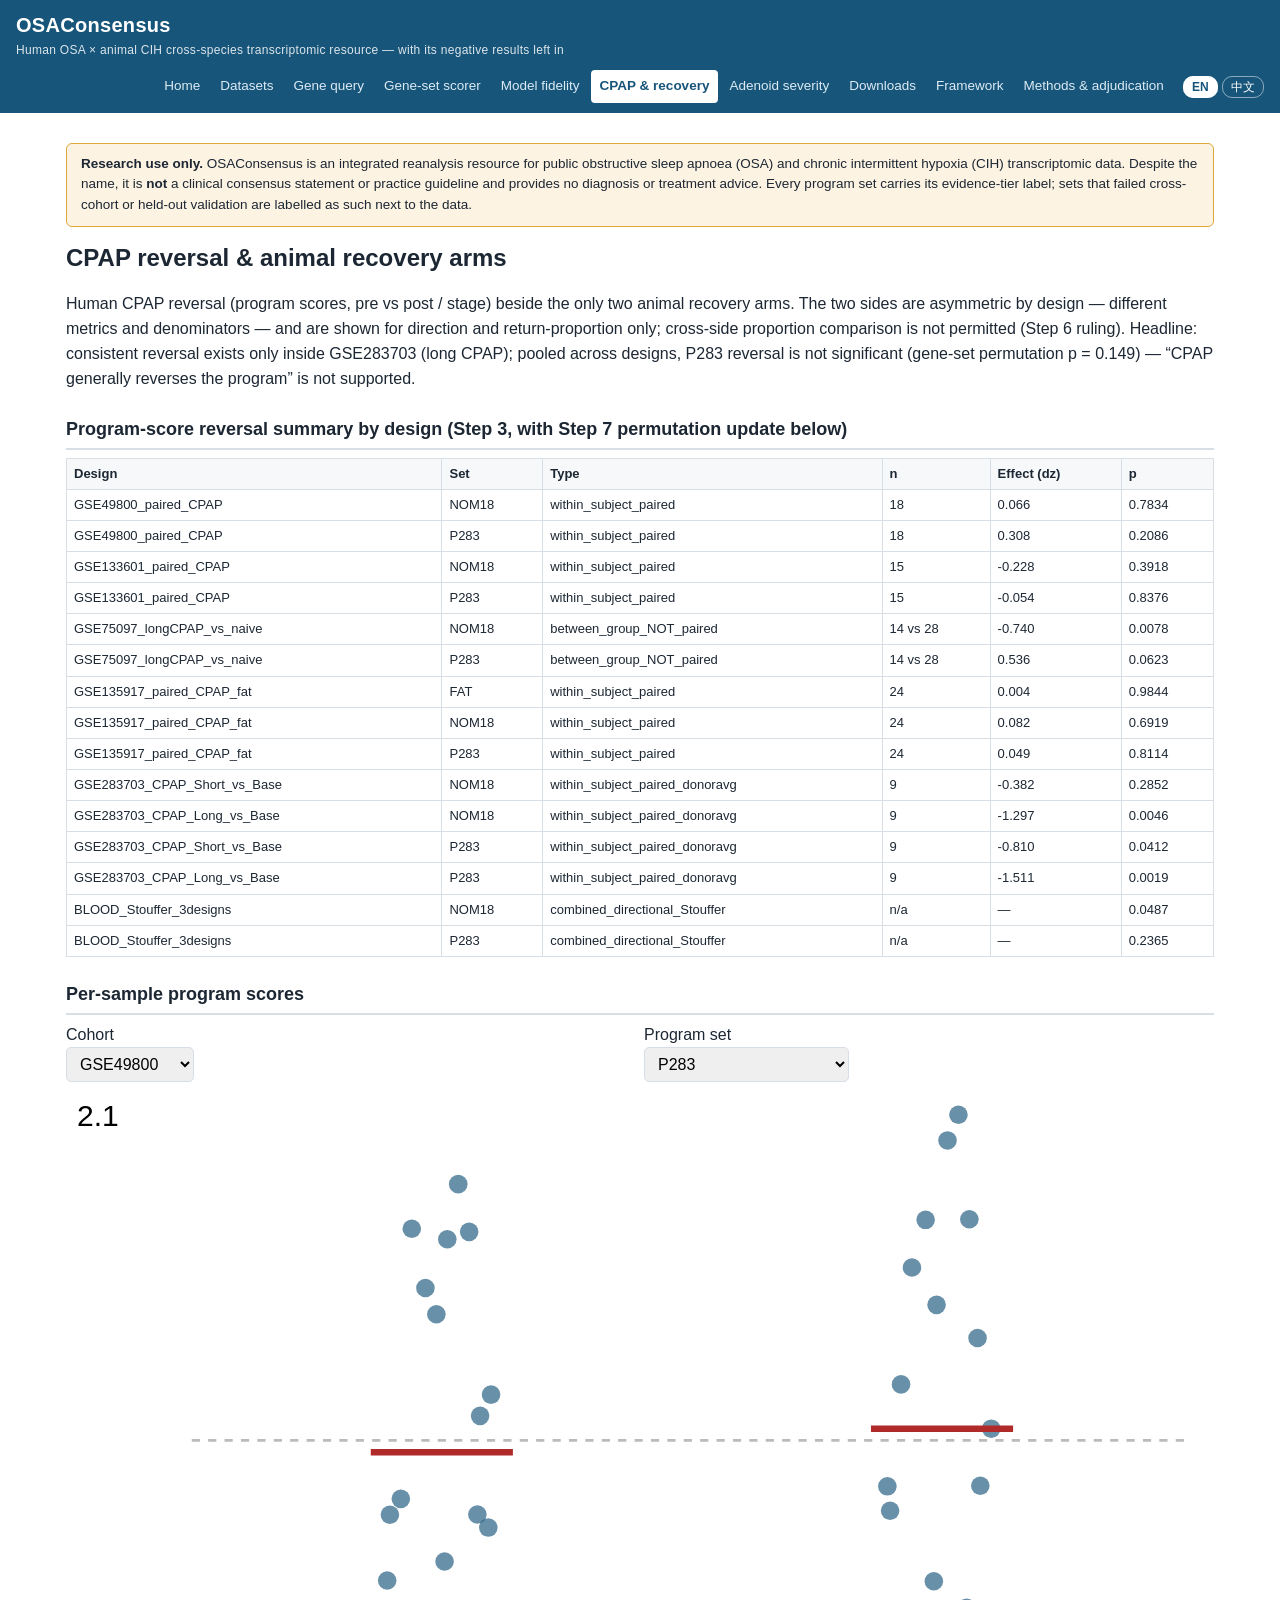
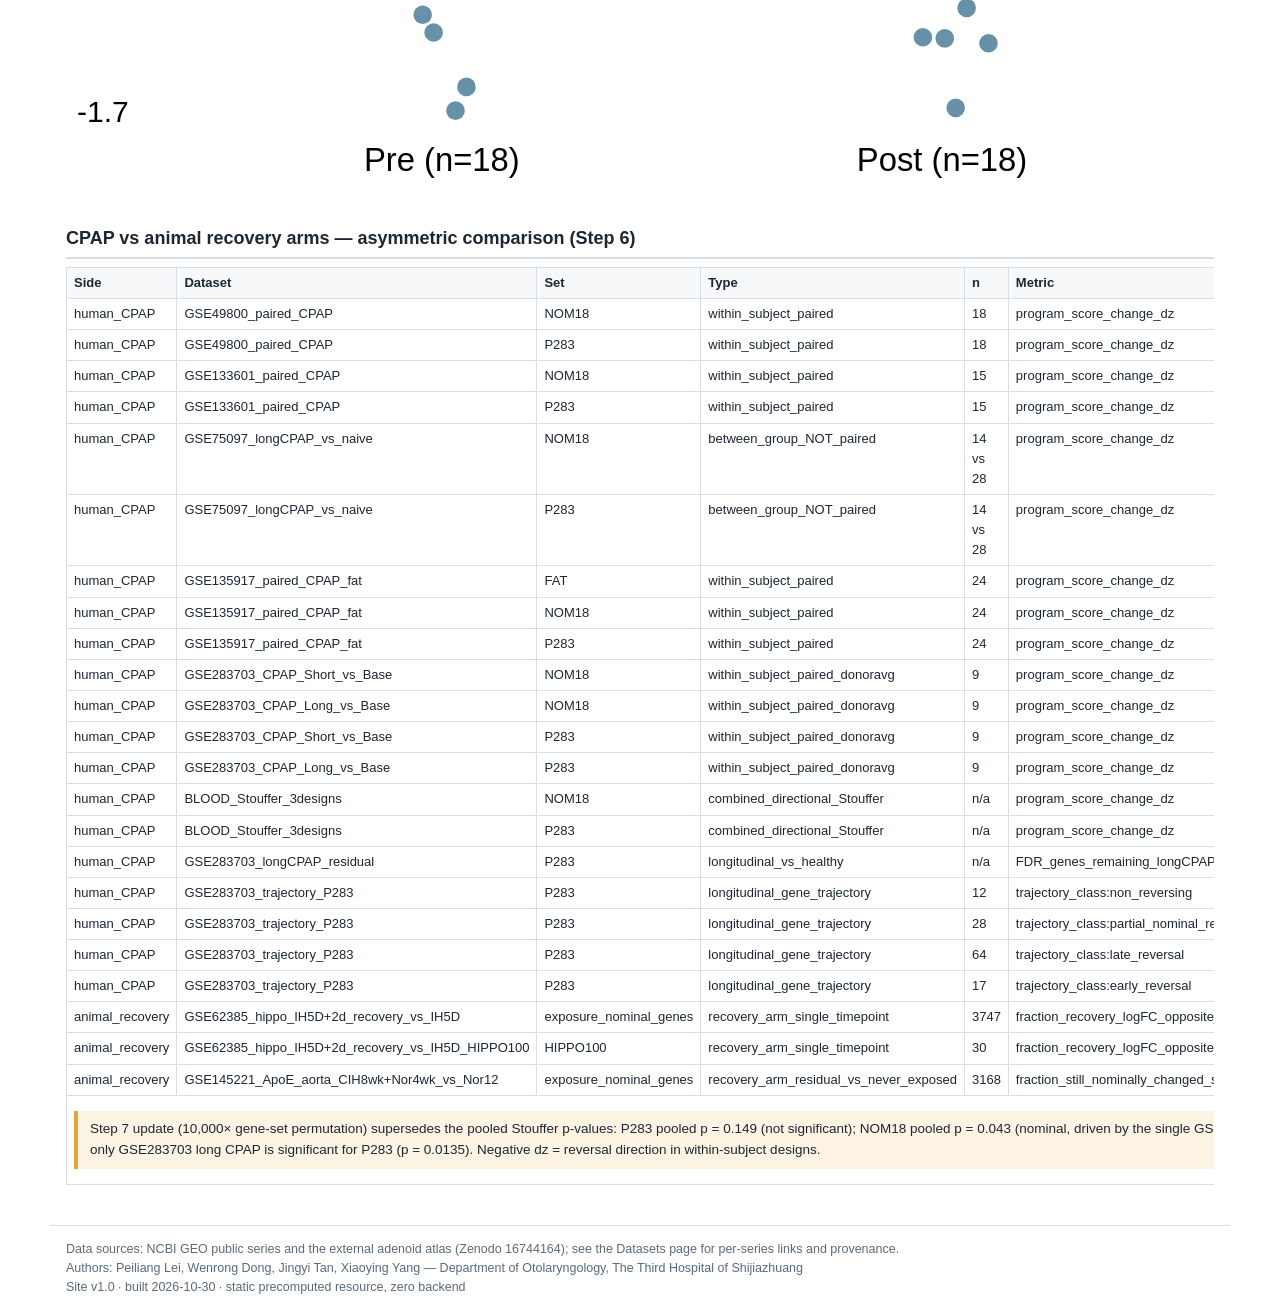
<file: cpap.html>
<!DOCTYPE html>
<html lang="en">
<head>
<meta charset="utf-8">
<meta name="viewport" content="width=device-width, initial-scale=1">
<title>OSAConsensus — <span data-i18n="title_cpap">CPAP reversal &amp; animal recovery arms</span></title>
<link rel="stylesheet" href="style.css">
</head>
<body>
<header>
  <div class="brand">OSAConsensus<small data-i18n="tagline"></small></div>
  <nav><a href="index.html" class="" data-i18n="nav_home">Home</a><a href="cohorts.html" class="" data-i18n="nav_cohorts">Datasets</a><a href="gene.html" class="" data-i18n="nav_gene">Gene query</a><a href="scorer.html" class="" data-i18n="nav_scorer">Gene-set scorer</a><a href="fidelity.html" class="" data-i18n="nav_fidelity">Model fidelity</a><a href="cpap.html" class="cur" data-i18n="nav_cpap">CPAP &amp; recovery</a><a href="adenoid.html" class="" data-i18n="nav_adenoid">Adenoid severity</a><a href="downloads.html" class="" data-i18n="nav_downloads">Downloads</a><a href="framework.html" class="" data-i18n="nav_framework">Framework</a><a href="methods.html" class="" data-i18n="nav_methods">Methods &amp; adjudication</a></nav>
  <div class="lang-toggle"><a data-lang="en" onclick="oc_setLang('en')">EN</a> <a data-lang="zh" onclick="oc_setLang('zh')">中文</a></div>
</header>
<main>
<div class="disc" data-i18n="disc"><b>Research use only.</b> OSAConsensus is an integrated reanalysis resource for public obstructive sleep apnoea (OSA) and chronic intermittent hypoxia (CIH) transcriptomic data. Despite the name, it is <b>not</b> a clinical consensus statement or practice guideline and provides no diagnosis or treatment advice. Every program set carries its evidence-tier label; sets that failed cross-cohort or held-out validation are labelled as such next to the data.</div>

<h1 data-i18n="title_cpap">CPAP reversal &amp; animal recovery arms</h1>
<p data-i18n="cpap_intro">Human CPAP reversal (program scores, pre vs post / stage) beside the only two animal recovery arms. The two sides are asymmetric by design — different metrics and denominators — and are shown for direction and return-proportion only; cross-side proportion comparison is not permitted (Step 6 ruling). Headline: consistent reversal exists only inside GSE283703 (long CPAP); pooled across designs, P283 reversal is not significant (gene-set permutation p = 0.149) — “CPAP generally reverses the program” is not supported.</p>
<h2 id="cpapSumH"></h2>
<div class="tblwrap"><table id="cpapSum"></table></div>
<h2 id="cpapPlotH"></h2>
<div class="kv"><div><label><span id="cpapSelL"></span><br><select id="cpapSel"></select></label></div>
<div><label><span id="cpapSetL"></span><br><select id="cpapSet"><option value="score_P283">P283</option><option value="score_NOM18">NOM18</option><option value="score_FAT">FAT (GSE135917 only)</option></select></label></div></div>
<div id="cpapPlot"></div>
<h2 id="cpapRecH"></h2>
<div class="tblwrap"><table id="cpapRec"></table></div>
</main>
<footer>
<div data-i18n="foot_src">Data sources: NCBI GEO public series and the external adenoid atlas (Zenodo 16744164); see the Datasets page for per-series links and provenance.</div>
<div data-i18n="foot_auth">Authors: Peiliang Lei, Wenrong Dong, Jingyi Tan, Xiaoying Yang — Department of Otolaryngology, The Third Hospital of Shijiazhuang</div>
<div data-i18n="foot_ver">Site v1.0 · built 2026-10-30 · static precomputed resource, zero backend</div>
</footer>
<script src="cpap_app.js"></script>
<script>window.OC_I18N={"nav_home": {"en": "Home", "zh": "首页"}, "nav_cohorts": {"en": "Datasets", "zh": "数据集"}, "nav_gene": {"en": "Gene query", "zh": "单基因查询"}, "nav_scorer": {"en": "Gene-set scorer", "zh": "基因集打分器"}, "nav_fidelity": {"en": "Model fidelity", "zh": "模型保真度"}, "nav_cpap": {"en": "CPAP &amp; recovery", "zh": "CPAP 与恢复臂"}, "nav_adenoid": {"en": "Adenoid severity", "zh": "腺样体严重度"}, "nav_downloads": {"en": "Downloads", "zh": "下载"}, "nav_framework": {"en": "Framework", "zh": "审计框架"}, "nav_methods": {"en": "Methods &amp; adjudication", "zh": "方法与裁定"}, "title_home": {"en": "Home", "zh": "首页"}, "title_cohorts": {"en": "Datasets", "zh": "数据集策展表"}, "title_gene": {"en": "Gene query", "zh": "单基因跨物种查询"}, "title_scorer": {"en": "Gene-set scorer", "zh": "基因集打分器"}, "title_fidelity": {"en": "Cross-species model fidelity", "zh": "跨物种模型保真度"}, "title_cpap": {"en": "CPAP reversal &amp; animal recovery arms", "zh": "CPAP 逆转与动物恢复臂"}, "title_adenoid": {"en": "Adenoid severity explorer", "zh": "腺样体严重度探索器"}, "title_downloads": {"en": "Downloads", "zh": "数据下载"}, "title_methods": {"en": "Methods &amp; adjudication", "zh": "方法与总裁定"}, "disc": {"en": "<b>Research use only.</b> OSAConsensus is an integrated reanalysis resource for public obstructive sleep apnoea (OSA) and chronic intermittent hypoxia (CIH) transcriptomic data. Despite the name, it is <b>not</b> a clinical consensus statement or practice guideline and provides no diagnosis or treatment advice. Every program set carries its evidence-tier label; sets that failed cross-cohort or held-out validation are labelled as such next to the data.", "zh": "<b>仅供研究使用。</b>OSAConsensus 是对公开阻塞性睡眠呼吸暂停（OSA）与慢性间歇低氧（CIH）转录组数据的整合再分析资源。尽管名称含“Consensus”，本站<b>不是</b>临床共识声明或诊疗指南，不提供诊断或治疗建议。每个程序集都标注其证据层级标签；未通过跨队列或留出验证的集合会在数据旁如实标注。"}, "foot_src": {"en": "Data sources: NCBI GEO public series and the external adenoid atlas (Zenodo 16744164); see the Datasets page for per-series links and provenance.", "zh": "数据来源：NCBI GEO 公开系列与外部腺样体图谱（Zenodo 16744164）；各系列链接与出处见“数据集”页。"}, "foot_auth": {"en": "Authors: Peiliang Lei, Wenrong Dong, Jingyi Tan, Xiaoying Yang — Department of Otolaryngology, The Third Hospital of Shijiazhuang", "zh": "作者：Peiliang Lei、Wenrong Dong、Jingyi Tan、Xiaoying Yang — 石家庄市第三医院耳鼻咽喉科"}, "foot_ver": {"en": "Site v1.0 · built 2026-10-30 · static precomputed resource, zero backend", "zh": "站点 v1.0 · 构建于 2026-10-30 · 静态预计算资源，零后端"}, "idx_intro": {"en": "OSAConsensus curates <b>every public human OSA transcriptomic series and animal CIH model series</b> we could verify (34 GEO series, 1,032 samples, plus one external single-cell adenoid atlas), reanalyses them under one pipeline, and asks three questions with pre-declared discipline: is there a reproducible human peripheral program, does any animal CIH model reproduce the human profile, and do the answers survive leave-one-cohort-out, permutation and held-out validation? Several headline answers are <b>negative</b> — and they are reported as results, with the receipts on this site.", "zh": "OSAConsensus 策展了<b>全部可核验的公开人类 OSA 转录组系列与动物 CIH 模型系列</b>（34 个 GEO 系列、1,032 个样本，另加一个外部单细胞腺样体图谱），在同一流程下统一再分析，并以预声明纪律回答三个问题：人类外周是否存在可复现的程序、动物 CIH 模型是否复现人类画像、这些结论能否通过留一队列、置换与留出验证？若干头条答案是<b>阴性</b>的——本站将其作为结果如实呈现，凭证俱在站内。"}, "idx_vhead": {"en": "Step 7 grand adjudication of the 22 headline conclusions (Steps 3–6)", "zh": "Step 7 对 22 条头条结论（Step 3–6）的总裁定"}, "idx_vstand": {"en": "standing", "zh": "站立"}, "idx_vdown": {"en": "downgraded", "zh": "降级"}, "idx_vrev": {"en": "revoked", "zh": "撤销"}, "idx_vnote": {"en": "18 of 22 headline conclusions stand after leave-one-cohort-out, 10,000× permutation, old-platform sensitivity and held-out validation (2 of them strengthened — H6, H21). Three were downgraded (the P283 asset claim; the mouse-hippocampus 100-gene consensus claim; the rat-lung day-7 phase claim) and one was revoked (the adipose cross-cohort consensus). The full table is on the Methods &amp; adjudication page.", "zh": "经留一队列、10,000 次置换、老平台敏感性与留出验证后，22 条头条结论中 18 条站立（其中 2 条被加强——H6、H21）。3 条降级（P283 资产口径；小鼠海马 100 基因共识口径；大鼠肺第 7 天时相），1 条撤销（脂肪跨队列共识）。全表见“方法与裁定”页。"}, "idx_h_blood": {"en": "Human blood: an absence of agreement, not a weak signal", "zh": "人类血液：无一致，而非信号太弱"}, "idx_b_blood": {"en": "Only two adult blood cohorts carry an independent OSA-vs-control contrast (GSE75097, GSE283703). Across 19,135 shared genes their logFC profiles are <b>absence of agreement</b> — the logFC point estimate is negative (Spearman ρ = −0.070; gene-label and module-block permutation p &lt; 10⁻⁴, but donor-level permutation p = 0.17 does not reject; nominal-gene concordance 44.9%, descriptively below the 50% chance level). No FDR-level cross-cohort blood consensus program exists; the tiered sets are Tier A = 0, Tier B = 1 gene, Tier C = 17 genes.", "zh": "只有两个成人血液队列带独立的 OSA 对对照对比（GSE75097、GSE283703）。在 19,135 个共有基因上，两队列的 logFC 画像<b>无一致</b>——logFC 点估计为负（Spearman ρ = −0.070；基因标签与模块块置换 p &lt; 10⁻⁴，但供体级置换 p = 0.17 不拒绝；名义基因一致率 44.9%，描述性低于 50% 随机水平）。FDR 层血液跨队列共识程序不存在；分级集合为 Tier A = 0、Tier B = 1 个基因、Tier C = 17 个基因。"}, "idx_h_p283": {"en": "P283: internally consistent, cross-cohort irreproducible", "zh": "P283：队列内自洽，跨队列不可复现"}, "idx_b_p283": {"en": "P283 (121 genes) is an <b>FDR-level program of the single cohort GSE283703</b>. Inside that cohort it is coherent (CPAP long-term reversal, CD14-monocyte localisation). In the pre-declared held-out cohort GSE293433 it <b>failed and reversed</b>: direction concordance 20/114 = 0.175, program score higher in healthy controls (Cohen's d = −1.22, 95% CI −1.68 to −0.72, label-permutation p = 0.988). It is labelled accordingly everywhere on this site and must not be cited as a validated OSA signature.", "zh": "P283（121 基因）是<b>单队列 GSE283703 的 FDR 层程序</b>。在该队列内部它是自洽的（CPAP 长期逆转、CD14 单核定位）。在预声明的留出队列 GSE293433 中它<b>未通过且方向反转</b>：方向一致率 20/114 = 0.175，程序分数在健康对照更高（Cohen's d = −1.22，95% CI −1.68 to −0.72，标签置换 p = 0.988）。本站各处均按此标注，不得将其引为已验证的 OSA 特征谱。"}, "idx_h_fat": {"en": "Adipose layer: cross-cohort consensus revoked (Step 7, item F-06)", "zh": "脂肪层：跨队列共识已撤销（Step 7，F-06 项）"}, "idx_b_fat": {"en": "The former 1,408-gene adipose Tier B set has FDR support in <b>0 of 1,408 genes</b> in the second adipose cohort (GSE38792); it rests entirely on GSE135917, whose disease contrast is a global expression shift (47.3% of genes FDR-significant, median logFC −0.134). It is presented here only as a <b>GSE135917 single-cohort set with a permanent global-shift warning</b>; its WGCNA modules are single-cohort exploratory observations.", "zh": "原 1,408 基因脂肪 Tier B 集合在第二个脂肪队列（GSE38792）中获得 FDR 支撑的基因为 <b>0/1,408</b>；它完全依赖 GSE135917，而该队列的疾病对比是全局表达平移（47.3% 基因 FDR 显著，中位 logFC −0.134）。本站仅将其呈现为<b>带永久全局平移警告的 GSE135917 单队列集</b>；其 WGCNA 模块为单队列探索性观察。"}, "idx_h_animal": {"en": "Animal layer: one labelled intersection set, one honest empty set", "zh": "动物层：一个有标签交集集，一个诚实的空集"}, "idx_b_animal": {"en": "Mouse hippocampus yields a <b>labelled double-significance intersection of 100 genes</b> (Tier A 14 + B 86) whose size lies inside its label-permutation null (100 observed vs 105.1 expected, p = 0.73) — a defined, released set, not a validated consensus; the genome-wide logFC correlation is ≈ 0, and both facts are shown together. Mouse liver, across four cohorts, has an <b>empty strict consensus</b>: the signals are real but protocol/diet-specific; a 46-gene ≥3/4 sensitivity set is provided and labelled as such. At chronic endpoints the Hallmark hypoxia ssGSEA score is paradoxically <b>down</b>, not up (score-level statement; gene-mean logFC ≈ 0).", "zh": "小鼠海马给出<b>有标签的双重显著交集 100 基因</b>（Tier A 14 + B 86），其大小处于标签置换零分布内（观测 100 vs 期望 105.1，p = 0.73）——是定义明确、已发布的集合，不是已验证共识；全基因组 logFC 相关 ≈ 0，两个事实并列展示。小鼠肝脏四个队列的<b>严格共识为空集</b>：信号真实但具方案/饮食特异性；另提供 46 基因 ≥3/4 敏感性集并如实标注。慢性终点 Hallmark 低氧 ssGSEA 分数反常地<b>下降</b>而非上升（分数层面陈述；基因平均 logFC ≈ 0）。"}, "idx_h_bridge": {"en": "Cross-species bridge: pathway fidelity is negative; acute–chronic decoupling is cross-species", "zh": "跨物种桥：通路保真度为阴性；急性–慢性脱耦跨物种成立"}, "idx_b_bridge": {"en": "Animal chronic CIH pathway profiles do <b>not</b> reproduce the human chronic OSA blood profile (per-cohort profile correlations median r = −0.43; zero of 13 cohorts agree on all four program signs; no combination reaches permutation significance — with only 4 programs the permutation space is 24, so the ranking is positional only and no model may be called “most human-like”). The human reference profile is itself weak (no program at FDR &lt; 0.05 in either backbone cohort) and is flagged wherever the ranking is shown. At the gene layer, the strongest gene-layer transfer is P283 × mouse lung GSE21409 (concordance 0.557, FDR 0.023, small magnitude). Acute-vs-chronic hypoxia decoupling holds in both species.", "zh": "动物慢性 CIH 通路画像<b>不复现</b>人类慢性 OSA 血液画像（逐队列画像相关中位 r = −0.43；13 个队列中 0 个在四个程序符号上全一致；无组合达置换显著——程序仅 4 个，置换空间只有 24 种，故排序仅有位置意义，禁止称任何模型“最像人”）。人类参照画像本身弱（两个主干队列均无程序达 FDR &lt; 0.05），排序出现处均附此警示。基因层最强的迁移是 P283 × 小鼠肺 GSE21409（一致率 0.557，FDR 0.023，幅度小）。急性与慢性低氧脱耦在两个物种均成立。"}, "idx_h_ratlung": {"en": "Rat lung day-7 phase claim: registry-level description", "zh": "大鼠肺第 7 天时相：登记层描述"}, "idx_b_ratlung": {"en": "The claim that the rat-lung response concentrates at day 7 rests entirely on a 2008 microarray platform (GSE8705). Step 7 downgraded it to a registry-level description with the platform year attached.", "zh": "“大鼠肺反应集中于第 7 天”的结论完全建立在 2008 年芯片平台（GSE8705）之上。Step 7 已将其降级为登记层描述并标注平台年代。"}, "idx_tools": {"en": "Interactive tools (all computation runs in your browser)", "zh": "交互工具（全部计算在访客浏览器内完成）"}, "idx_stats_h": {"en": "Resource at a glance", "zh": "资源概览"}, "tier_fdr_single": {"en": "FDR single-cohort", "zh": "FDR 单队列"}, "tier_nominal": {"en": "Nominal tier", "zh": "名义层"}, "tier_strict": {"en": "Labelled intersection set — at permutation null", "zh": "有标签交集集——处于置换零分布内"}, "tier_fdr_single_heldout": {"en": "FDR single-cohort — held-out NOT supported", "zh": "FDR 单队列——留出未通过"}, "tier_fat_single": {"en": "Single-cohort set (GSE135917) — global-shift warning; revoked as cross-cohort consensus", "zh": "单队列集（GSE135917）——全局平移警告；跨队列共识口径已撤销"}, "tier_sensitivity": {"en": "Sensitivity set", "zh": "敏感性集"}, "tier_revoked": {"en": "REVOKED as cross-cohort consensus — single-cohort set", "zh": "已撤销跨队列共识口径 — 单队列集"}, "tier_cohort_deg": {"en": "Cohort DEG set (FDR)", "zh": "队列差异集（FDR）"}, "tier_registry": {"en": "Registry / descriptive layer", "zh": "登记 / 描述层"}, "tier_exploratory": {"en": "Exploratory", "zh": "探索性"}, "warn_p283": {"en": "Held-out validation (Step 7, pre-declared): in GSE293433 this set was NOT SUPPORTED — it failed and reversed: concordance 0.175, program score higher in healthy controls (d = −1.22, 95% CI −1.68 to −0.72). Single-cohort evidence only.", "zh": "留出验证（Step 7，预声明）：该集合在 GSE293433 中不获支持（not supported）——未通过且方向反转：一致率 0.175，程序分数在健康对照更高（d = −1.22，95% CI −1.68 to −0.72）。仅单队列证据。"}, "warn_fat": {"en": "Global-shift warning: GSE135917's disease contrast is a global expression shift (47.3% of genes FDR-significant, median logFC −0.134). This set has FDR support in 0/1,408 genes in GSE38792 and is NOT a cross-cohort consensus (revoked in Step 7).", "zh": "全局平移警告：GSE135917 的疾病对比是全局表达平移（47.3% 基因 FDR 显著，中位 logFC −0.134）。该集合在 GSE38792 中 0/1,408 基因获 FDR 支撑，不是跨队列共识（Step 7 已撤销）。"}, "warn_fidelity": {"en": "The human reference profile is itself weak (no program at FDR &lt; 0.05 in either backbone cohort), and with 4 programs the label-permutation space is only 24 (minimum achievable one-sided p ≈ 0.042): no combination is permutation-significant. Ranks are positions only — no model is “most human-like”.", "zh": "人类参照画像本身弱（两个主干队列均无程序达 FDR &lt; 0.05）；程序仅 4 个，标签置换空间只有 24 种（单侧 p 理论下限 ≈ 0.042）：无组合达置换显著。名次仅为位置——不存在“最像人”的模型。"}, "warn_pdc": {"en": "Technical warning (Step 4 adjudication): all six genes are heat-shock family members; this endpoint set is a probable donor-processing batch artifact and is retained as a technical warning only.", "zh": "技术警告（Step 4 裁定）：6 个基因全部为热休克家族成员；该终点集很可能是供体处理批次伪迹，仅作技术警告保留。"}, "warn_ssgsea": {"en": "Score-level statement: these are ssGSEA relative-enrichment effects. At the gene-mean logFC level the same sets are ≈ 0 (Step 7, item P5) — do not read as “hypoxia genes are on average down-regulated”.", "zh": "分数层面陈述：此为 ssGSEA 相对富集效应。同一集合在基因平均 logFC 层面 ≈ 0（Step 7，P5 项）——不得读作“低氧基因平均下调”。"}, "coh_intro": {"en": "Frozen census of Step 1, downloaded and GSM-verified in Step 2 (34 GEO series + 1 external atlas; 1,032 GEO samples reconciled exactly). Layers: human CORE 11 series / 352 samples; animal strict CORE 14 / 249; animal disease-background layer 8 / 143; acute panel GSE214530 (288) always kept separate and never pooled. The external adenoid atlas (Yang et al., EMBO Mol Med 2026) is not a GEO series and is listed separately at the bottom.", "zh": "Step 1 冻结普查，Step 2 完成下载与 GSM 核验（34 个 GEO 系列 + 1 个外部图谱；1,032 个 GEO 样本逐一对账）。分层：人类 CORE 11 系列 / 352 样本；动物严格 CORE 14 / 249；动物疾病背景层 8 / 143；急性面板 GSE214530（288）始终单独成层、从不合并。外部腺样体图谱（Yang 等，EMBO Mol Med 2026）不是 GEO 系列，单列于表末。"}, "coh_adenoid_note": {"en": "External adenoid atlas — Zenodo 16744164 (Yang et al., EMBO Mol Med 2026): 23 donors (Control 4 / Mild 7 / Moderate 6 / Severe 6), 238,500 cells in the deposited packages (238,093 annotated in Step 4). Processed expression matrices only; a TCR/BCR (VDJ) component was NOT verified and is not used anywhere in this resource.", "zh": "外部腺样体图谱 — Zenodo 16744164（Yang 等，EMBO Mol Med 2026）：23 名供体（对照 4 / 轻度 7 / 中度 6 / 重度 6），沉积包共 238,500 个细胞（Step 4 注释 238,093）。仅用处理后的表达矩阵；TCR/BCR（VDJ）成分未经核验，本资源任何部分均不使用。"}, "coh_gse293433_note": {"en": "GSE293433 was held out by design through Steps 3–6 and was opened for the first time in Step 7 as the pre-declared validation set. It is now a used dataset, not an untouched hold-out.", "zh": "GSE293433 在 Step 3–6 期间按设计留出，Step 7 作为预声明验证集首次打开。现已是已使用数据集，不再是未触碰的留出集。"}, "gene_intro": {"en": "One gene, its full cross-species record: human blood and adipose cohort effects, per-cohort animal ortholog responses (program-set genes, from the Step 6 response table), the adenoid severity gradient, and PBMC cell-type effects (GSE214865). Empty sections mean the gene was not measured / not in that table — absence is shown, never filled in.", "zh": "一个基因的完整跨物种履历：人类血液与脂肪队列效应、逐队列动物同源基因响应（程序集基因，来自 Step 6 响应表）、腺样体严重度梯度、PBMC 细胞型效应（GSE214865）。空白小节表示该基因在该表中未测得/不在表内——缺失如实显示，绝不填补。"}, "gene_xs_note": {"en": "Cross-species rows exist only for genes in the Step 6 program sets (P283, NOM18, hippocampus labelled intersection set, liver sensitivity set, adenoid sets). “concordant” is relative to the human set direction.", "zh": "跨物种行仅覆盖 Step 6 程序集内的基因（P283、NOM18、海马有标签交集集、肝敏感性集、腺样体集合）。“concordant”相对于人类集合方向。"}, "gene_pbmc_note": {"en": "PBMC pseudobulk per-cell-type differential expression (OSA vs control). In Step 4, no cell type had any FDR-significant gene at donor level; values are descriptive. Program-level localisation (P283 → CD14 monocytes) is a set-level statistic, reported on the Methods page.", "zh": "PBMC 按细胞型的拟bulk差异表达（OSA 对对照）。Step 4 中所有细胞型在供体层面均无 FDR 显著基因；此为描述性数值。程序层定位（P283 → CD14 单核）是集合层统计量，见“方法与裁定”页。"}, "sco_intro": {"en": "Paste a gene list (one symbol per line; an optional second column with a logFC or direction sign enables direction-concordance testing) and score it against every program set and cohort DEG panel in the resource. Enrichment is a hypergeometric test against the panel's measured background; concordance is a binomial test on the overlapping genes with known directions on both sides. All computation runs locally in your browser; nothing is uploaded. Panels keep their Step 7 tier labels and warnings — a high score against a single-cohort or revoked-calibre panel is not cross-cohort evidence.", "zh": "粘贴基因清单（每行一个符号；可选第二列填 logFC 或方向符号，即可启用方向一致性检验），对本资源全部程序集与队列差异面板打分。富集为相对于面板实测背景的超几何检验；一致性为对双侧方向均已知的重叠基因做二项检验。全部计算在本地浏览器完成，不上传任何数据。面板保留 Step 7 层级标签与警告——对单队列或已撤销口径面板的高分不是跨队列证据。"}, "sco_method": {"en": "Method note: hypergeometric enrichment uses each panel's own measured gene universe (shown per panel). This is the same overlap logic as the Steps 3/6 concordance analyses; the permutation-strengthened adjudications in the manuscript remain the primary statistics — treat scorer p-values as screening values.", "zh": "方法注：超几何富集使用各面板自身的实测基因背景（逐面板标示）。其重叠逻辑与 Step 3/6 的一致性分析同源；稿件中经置换补强的裁定仍为主要统计——打分器 p 值请作筛查值看待。"}, "fid_intro": {"en": "Pathway-layer fidelity (Step 6, main bridge layer): each animal (tissue × duration × background) combination's four-program ssGSEA effect profile (Hypoxia, Circadian, Inflammation, Oxidative stress) is correlated with the human chronic OSA blood reference profile. Gene-layer results are reported separately and labelled as the gene layer wherever the two are shown together.", "zh": "通路层保真度（Step 6，桥的主层）：每个动物（组织 × 时长 × 背景）组合的四程序 ssGSEA 效应画像（低氧、昼夜、炎症、氧化应激）与人类慢性 OSA 血液参照画像求相关。基因层结果单独报告；两层并列处均注明层。"}, "cpap_intro": {"en": "Human CPAP reversal (program scores, pre vs post / stage) beside the only two animal recovery arms. The two sides are asymmetric by design — different metrics and denominators — and are shown for direction and return-proportion only; cross-side proportion comparison is not permitted (Step 6 ruling). Headline: consistent reversal exists only inside GSE283703 (long CPAP); pooled across designs, P283 reversal is not significant (gene-set permutation p = 0.149) — “CPAP generally reverses the program” is not supported.", "zh": "人类 CPAP 逆转（程序分数，前后/分期）与仅有的两个动物恢复臂并置。两侧按设计不对称——指标与分母不同——仅比方向与回落比例，禁止跨侧比例比较（Step 6 裁定）。头条：一致的逆转只存在于 GSE283703 内部（长期 CPAP）；跨设计合并后 P283 逆转不显著（基因集置换 p = 0.149）——“CPAP 普遍逆转程序”不成立。"}, "ade_intro": {"en": "The external adenoid atlas (23 donors, four severity grades) reanalysed in Step 4: 238,093 annotated cells, 17 cell types. The severity gradient is FDR-null at tissue level (0 trend-FDR genes; no composition shift survives correction) but nominally diffuse and real (≈3.4× chance at trend p &lt; 0.01), converging on the T-cell compartment. The nominal 720-gene program below is a nominal-tier set — never cite it at FDR calibre. The tonsil cohort GSE274855 did not replicate it (design-bounded negative: no healthy arm, CPAP+ n = 3).", "zh": "外部腺样体图谱（23 名供体，四个严重度等级）Step 4 再分析：238,093 个注释细胞、17 种细胞型。严重度梯度在组织层面 FDR 为零（趋势 FDR 基因 0 个；组成移位无一通过校正），但名义层弥漫且真实（趋势 p &lt; 0.01 约为随机的 3.4 倍），汇聚于 T 细胞区室。下方的名义 720 基因程序是名义层集合——不得以 FDR 规格引用。扁桃体队列 GSE274855 未能复现（设计限定的阴性：无健康臂，CPAP+ n = 3）。"}, "ade_cellchat": {"en": "CellChat (exploratory, pooled Control 4 vs Severe 6 donors): interaction count ≈ unchanged (2,572 vs 2,507), total strength −20% in Severe. The immune–epithelial axis is dominated by MIF–CD74, whose Severe probability drops ≈ 9× (0.00919 → 0.00098), the largest change among 40 pathways. Exploratory calibre only.", "zh": "CellChat（探索性，对照 4 对重度 6 供体合并）：互作数近似不变（2,572 对 2,507），重度总强度 −20%。免疫–上皮轴由 MIF–CD74 主导，其重度概率下降约 9 倍（0.00919 → 0.00098），为 40 条通路中最大变化。仅探索性规格。"}, "dl_intro": {"en": "All frozen tables of the resource. Program-set files carry a tier/calibre column implementing the Step 7 adjudication: check it before citing any set. The per-gene cross-species response table (24,618 rows) is the entity of the cross-species bridge.", "zh": "本资源全部冻结表。程序集文件带层级/口径列，落实 Step 7 裁定：引用任何集合前先看该列。逐基因跨物种响应表（24,618 行）是跨物种桥的实体。"}, "met_intro": {"en": "Pipeline summary per step, then the full Step 7 grand adjudication table (H1–H22) that governs the wording of every claim on this site, and the inheritance list passed to the manuscript.", "zh": "各步流程概要，随后是统辖本站全部表述口径的 Step 7 总裁定全表（H1–H22），以及传递给稿件的继承清单。"}, "met_howto": {"en": "How to cite a set from this resource: (1) use the tier label as printed; (2) P283 must be described as a GSE283703 single-cohort program with its held-out reversal attached at first mention; (3) the adipose set must be named “GSE135917 single-cohort set” with the global-shift warning; (4) pathway claims are ssGSEA-score-level statements; (5) the fidelity ranking may be quoted by position only, never as significance.", "zh": "如何引用本站集合：（1）按印出的层级标签引用；（2）P283 必须表述为 GSE283703 单队列程序，首次出现即附留出反转结果；（3）脂肪集必须命名为“GSE135917 单队列集”并附全局平移警告；（4）通路结论为 ssGSEA 分数层面陈述；（5）保真度排序只能按位置引用，永不作显著性引用。"}, "adjst_stand": {"en": "Standing", "zh": "站立"}, "adjst_standplus": {"en": "Standing — strengthened", "zh": "站立（加强）"}, "adjst_standtilde": {"en": "Standing — wording tightened", "zh": "站立（口径收紧）"}, "adjst_down": {"en": "Downgraded", "zh": "降级"}, "adjst_revoked": {"en": "Revoked", "zh": "撤销"}, "tagline": {"en": "Human OSA × animal CIH cross-species transcriptomic resource — with its negative results left in", "zh": "人类 OSA × 动物 CIH 跨物种转录组资源——阴性结果如实保留"}, "stat_series": {"en": "GEO series curated &amp; verified", "zh": "GEO 系列（策展并核验）"}, "stat_gsm": {"en": "Samples reconciled (GSM-exact)", "zh": "样本（GSM 逐一对账）"}, "stat_human": {"en": "Human CORE series / samples", "zh": "人类 CORE 系列 / 样本"}, "stat_animal": {"en": "Animal strict-CORE series / samples", "zh": "动物严格 CORE 系列 / 样本"}, "stat_adenoid": {"en": "Adenoid atlas cells annotated", "zh": "腺样体图谱注释细胞"}, "stat_pbmc": {"en": "PBMC single cells (GSE214865)", "zh": "PBMC 单细胞（GSE214865）"}, "stat_xs": {"en": "Per-gene cross-species response rows", "zh": "逐基因跨物种响应行"}, "stat_adj": {"en": "Headline conclusions adjudicated (Step 7)", "zh": "总裁定头条结论（Step 7）"}, "f_layer": {"en": "Layer", "zh": "分层"}, "f_species": {"en": "Species", "zh": "物种"}, "f_search": {"en": "Search (accession / tissue / notes)", "zh": "搜索（编号 / 组织 / 备注）"}, "coh_table_h": {"en": "Frozen curation table (Step 2 verified). Animal rows additionally show the mined CIH protocol (Step 2, per-field sourced from the original papers).", "zh": "冻结策展表（Step 2 核验）。动物行另显示挖掘到的 CIH 协议（Step 2，逐字段回原文溯源）。"}, "gene_input_ph": {"en": "Type a gene symbol, e.g. OR5A2, NFKBIE, HIF1A…", "zh": "输入基因符号，如 OR5A2、NFKBIE、HIF1A…"}, "gene_go": {"en": "Query", "zh": "查询"}, "sco_run": {"en": "Score my gene list", "zh": "对我的基因清单打分"}, "sco_example": {"en": "Load an example (P283 genes)", "zh": "载入示例（P283 基因）"}, "sco_input_h": {"en": "Your gene list — one symbol per line, optional second column = logFC or +/−", "zh": "你的基因清单——每行一个符号，可选第二列 = logFC 或 +/−"}};
function oc_setLang(l){if(l!=='en'&&l!=='zh')l='en';try{localStorage.setItem('oc_lang',l);}catch(e){}document.documentElement.lang=(l==='zh'?'zh-CN':'en');document.querySelectorAll('[data-i18n]').forEach(function(el){var d=window.OC_I18N[el.getAttribute('data-i18n')];if(d&&d[l]!==undefined)el.innerHTML=d[l];});document.querySelectorAll('[data-i18n-ph]').forEach(function(el){var d=window.OC_I18N[el.getAttribute('data-i18n-ph')];if(d&&d[l]!==undefined)el.setAttribute('placeholder',d[l]);});document.querySelectorAll('.lang-toggle a').forEach(function(a){a.classList.toggle('active',a.getAttribute('data-lang')===l);});if(window.OC_langChanged)window.OC_langChanged(l);}
document.addEventListener('DOMContentLoaded',function(){var l='en';try{l=localStorage.getItem('oc_lang')||'en';}catch(e){}oc_setLang(l);});</script>
</body>
</html>
</file>
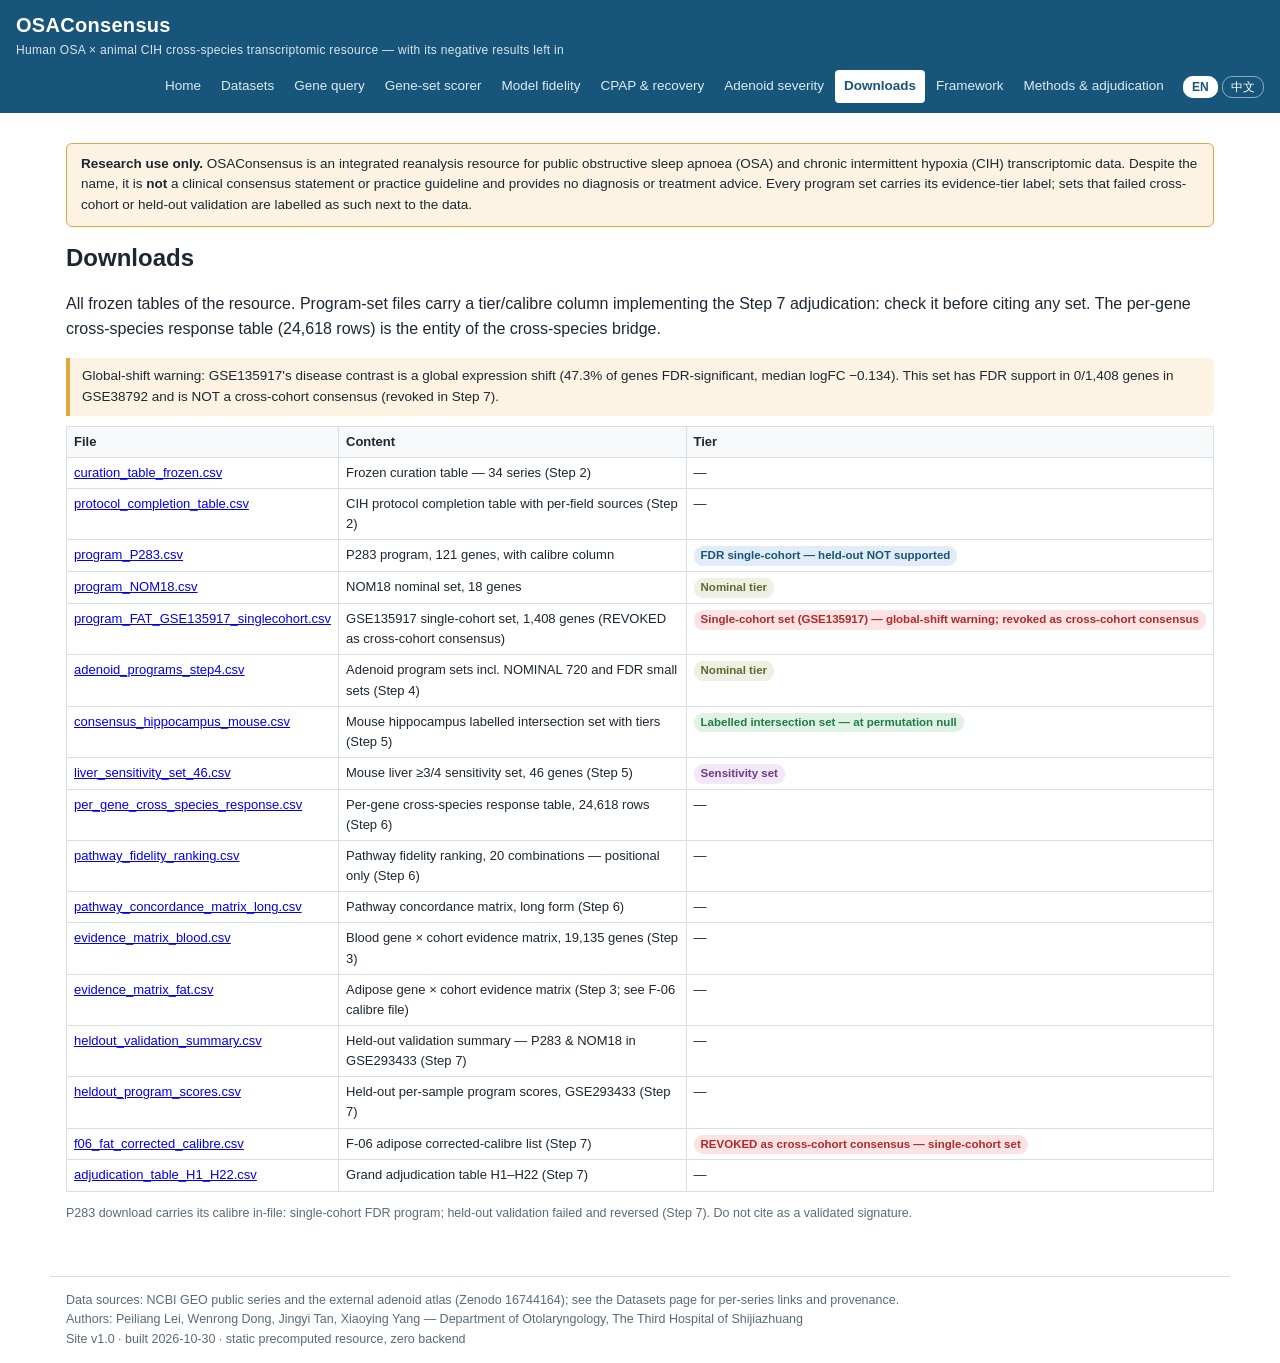
<file: downloads.html>
<!DOCTYPE html>
<html lang="en">
<head>
<meta charset="utf-8">
<meta name="viewport" content="width=device-width, initial-scale=1">
<title>OSAConsensus — <span data-i18n="title_downloads">Downloads</span></title>
<link rel="stylesheet" href="style.css">
</head>
<body>
<header>
  <div class="brand">OSAConsensus<small data-i18n="tagline"></small></div>
  <nav><a href="index.html" class="" data-i18n="nav_home">Home</a><a href="cohorts.html" class="" data-i18n="nav_cohorts">Datasets</a><a href="gene.html" class="" data-i18n="nav_gene">Gene query</a><a href="scorer.html" class="" data-i18n="nav_scorer">Gene-set scorer</a><a href="fidelity.html" class="" data-i18n="nav_fidelity">Model fidelity</a><a href="cpap.html" class="" data-i18n="nav_cpap">CPAP &amp; recovery</a><a href="adenoid.html" class="" data-i18n="nav_adenoid">Adenoid severity</a><a href="downloads.html" class="cur" data-i18n="nav_downloads">Downloads</a><a href="framework.html" class="" data-i18n="nav_framework">Framework</a><a href="methods.html" class="" data-i18n="nav_methods">Methods &amp; adjudication</a></nav>
  <div class="lang-toggle"><a data-lang="en" onclick="oc_setLang('en')">EN</a> <a data-lang="zh" onclick="oc_setLang('zh')">中文</a></div>
</header>
<main>
<div class="disc" data-i18n="disc"><b>Research use only.</b> OSAConsensus is an integrated reanalysis resource for public obstructive sleep apnoea (OSA) and chronic intermittent hypoxia (CIH) transcriptomic data. Despite the name, it is <b>not</b> a clinical consensus statement or practice guideline and provides no diagnosis or treatment advice. Every program set carries its evidence-tier label; sets that failed cross-cohort or held-out validation are labelled as such next to the data.</div>

<h1 data-i18n="title_downloads">Downloads</h1>
<p data-i18n="dl_intro">All frozen tables of the resource. Program-set files carry a tier/calibre column implementing the Step 7 adjudication: check it before citing any set. The per-gene cross-species response table (24,618 rows) is the entity of the cross-species bridge.</p>
<div class="warn" data-i18n="warn_fat">Global-shift warning: GSE135917's disease contrast is a global expression shift (47.3% of genes FDR-significant, median logFC −0.134). This set has FDR support in 0/1,408 genes in GSE38792 and is NOT a cross-cohort consensus (revoked in Step 7).</div>
<div class="tblwrap"><table><tr><th>File</th><th>Content</th><th>Tier</th></tr><tr><td><a href="data/curation_table_frozen.csv">curation_table_frozen.csv</a></td><td data-i18n="dl_0">Frozen curation table — 34 series (Step 2)</td><td>—</td></tr><tr><td><a href="data/protocol_completion_table.csv">protocol_completion_table.csv</a></td><td data-i18n="dl_1">CIH protocol completion table with per-field sources (Step 2)</td><td>—</td></tr><tr><td><a href="data/program_P283.csv">program_P283.csv</a></td><td data-i18n="dl_2">P283 program, 121 genes, with calibre column</td><td><span class="tier tier-fdr_single" data-i18n="tier_fdr_single_heldout"></span></td></tr><tr><td><a href="data/program_NOM18.csv">program_NOM18.csv</a></td><td data-i18n="dl_3">NOM18 nominal set, 18 genes</td><td><span class="tier tier-nominal" data-i18n="tier_nominal"></span></td></tr><tr><td><a href="data/program_FAT_GSE135917_singlecohort.csv">program_FAT_GSE135917_singlecohort.csv</a></td><td data-i18n="dl_4">GSE135917 single-cohort set, 1,408 genes (REVOKED as cross-cohort consensus)</td><td><span class="tier tier-revoked" data-i18n="tier_fat_single"></span></td></tr><tr><td><a href="data/adenoid_programs_step4.csv">adenoid_programs_step4.csv</a></td><td data-i18n="dl_5">Adenoid program sets incl. NOMINAL 720 and FDR small sets (Step 4)</td><td><span class="tier tier-nominal" data-i18n="tier_nominal"></span></td></tr><tr><td><a href="data/consensus_hippocampus_mouse.csv">consensus_hippocampus_mouse.csv</a></td><td data-i18n="dl_6">Mouse hippocampus labelled intersection set with tiers (Step 5)</td><td><span class="tier tier-strict" data-i18n="tier_strict"></span></td></tr><tr><td><a href="data/liver_sensitivity_set_46.csv">liver_sensitivity_set_46.csv</a></td><td data-i18n="dl_7">Mouse liver ≥3/4 sensitivity set, 46 genes (Step 5)</td><td><span class="tier tier-sensitivity" data-i18n="tier_sensitivity"></span></td></tr><tr><td><a href="data/per_gene_cross_species_response.csv">per_gene_cross_species_response.csv</a></td><td data-i18n="dl_8">Per-gene cross-species response table, 24,618 rows (Step 6)</td><td>—</td></tr><tr><td><a href="data/pathway_fidelity_ranking.csv">pathway_fidelity_ranking.csv</a></td><td data-i18n="dl_9">Pathway fidelity ranking, 20 combinations — positional only (Step 6)</td><td>—</td></tr><tr><td><a href="data/pathway_concordance_matrix_long.csv">pathway_concordance_matrix_long.csv</a></td><td data-i18n="dl_10">Pathway concordance matrix, long form (Step 6)</td><td>—</td></tr><tr><td><a href="data/evidence_matrix_blood.csv">evidence_matrix_blood.csv</a></td><td data-i18n="dl_11">Blood gene × cohort evidence matrix, 19,135 genes (Step 3)</td><td>—</td></tr><tr><td><a href="data/evidence_matrix_fat.csv">evidence_matrix_fat.csv</a></td><td data-i18n="dl_12">Adipose gene × cohort evidence matrix (Step 3; see F-06 calibre file)</td><td>—</td></tr><tr><td><a href="data/heldout_validation_summary.csv">heldout_validation_summary.csv</a></td><td data-i18n="dl_13">Held-out validation summary — P283 & NOM18 in GSE293433 (Step 7)</td><td>—</td></tr><tr><td><a href="data/heldout_program_scores.csv">heldout_program_scores.csv</a></td><td data-i18n="dl_14">Held-out per-sample program scores, GSE293433 (Step 7)</td><td>—</td></tr><tr><td><a href="data/f06_fat_corrected_calibre.csv">f06_fat_corrected_calibre.csv</a></td><td data-i18n="dl_15">F-06 adipose corrected-calibre list (Step 7)</td><td><span class="tier tier-revoked" data-i18n="tier_revoked"></span></td></tr><tr><td><a href="data/adjudication_table_H1_H22.csv">adjudication_table_H1_H22.csv</a></td><td data-i18n="dl_16">Grand adjudication table H1–H22 (Step 7)</td><td>—</td></tr></table></div>
<p class="small" data-i18n="dl_warn_p283_note">P283 download carries its calibre in-file: single-cohort FDR program; held-out validation failed and reversed (Step 7). Do not cite as a validated signature.</p>
</main>
<footer>
<div data-i18n="foot_src">Data sources: NCBI GEO public series and the external adenoid atlas (Zenodo 16744164); see the Datasets page for per-series links and provenance.</div>
<div data-i18n="foot_auth">Authors: Peiliang Lei, Wenrong Dong, Jingyi Tan, Xiaoying Yang — Department of Otolaryngology, The Third Hospital of Shijiazhuang</div>
<div data-i18n="foot_ver">Site v1.0 · built 2026-10-30 · static precomputed resource, zero backend</div>
</footer>

<script>window.OC_I18N={"nav_home": {"en": "Home", "zh": "首页"}, "nav_cohorts": {"en": "Datasets", "zh": "数据集"}, "nav_gene": {"en": "Gene query", "zh": "单基因查询"}, "nav_scorer": {"en": "Gene-set scorer", "zh": "基因集打分器"}, "nav_fidelity": {"en": "Model fidelity", "zh": "模型保真度"}, "nav_cpap": {"en": "CPAP &amp; recovery", "zh": "CPAP 与恢复臂"}, "nav_adenoid": {"en": "Adenoid severity", "zh": "腺样体严重度"}, "nav_downloads": {"en": "Downloads", "zh": "下载"}, "nav_framework": {"en": "Framework", "zh": "审计框架"}, "nav_methods": {"en": "Methods &amp; adjudication", "zh": "方法与裁定"}, "title_home": {"en": "Home", "zh": "首页"}, "title_cohorts": {"en": "Datasets", "zh": "数据集策展表"}, "title_gene": {"en": "Gene query", "zh": "单基因跨物种查询"}, "title_scorer": {"en": "Gene-set scorer", "zh": "基因集打分器"}, "title_fidelity": {"en": "Cross-species model fidelity", "zh": "跨物种模型保真度"}, "title_cpap": {"en": "CPAP reversal &amp; animal recovery arms", "zh": "CPAP 逆转与动物恢复臂"}, "title_adenoid": {"en": "Adenoid severity explorer", "zh": "腺样体严重度探索器"}, "title_downloads": {"en": "Downloads", "zh": "数据下载"}, "title_methods": {"en": "Methods &amp; adjudication", "zh": "方法与总裁定"}, "disc": {"en": "<b>Research use only.</b> OSAConsensus is an integrated reanalysis resource for public obstructive sleep apnoea (OSA) and chronic intermittent hypoxia (CIH) transcriptomic data. Despite the name, it is <b>not</b> a clinical consensus statement or practice guideline and provides no diagnosis or treatment advice. Every program set carries its evidence-tier label; sets that failed cross-cohort or held-out validation are labelled as such next to the data.", "zh": "<b>仅供研究使用。</b>OSAConsensus 是对公开阻塞性睡眠呼吸暂停（OSA）与慢性间歇低氧（CIH）转录组数据的整合再分析资源。尽管名称含“Consensus”，本站<b>不是</b>临床共识声明或诊疗指南，不提供诊断或治疗建议。每个程序集都标注其证据层级标签；未通过跨队列或留出验证的集合会在数据旁如实标注。"}, "foot_src": {"en": "Data sources: NCBI GEO public series and the external adenoid atlas (Zenodo 16744164); see the Datasets page for per-series links and provenance.", "zh": "数据来源：NCBI GEO 公开系列与外部腺样体图谱（Zenodo 16744164）；各系列链接与出处见“数据集”页。"}, "foot_auth": {"en": "Authors: Peiliang Lei, Wenrong Dong, Jingyi Tan, Xiaoying Yang — Department of Otolaryngology, The Third Hospital of Shijiazhuang", "zh": "作者：Peiliang Lei、Wenrong Dong、Jingyi Tan、Xiaoying Yang — 石家庄市第三医院耳鼻咽喉科"}, "foot_ver": {"en": "Site v1.0 · built 2026-10-30 · static precomputed resource, zero backend", "zh": "站点 v1.0 · 构建于 2026-10-30 · 静态预计算资源，零后端"}, "idx_intro": {"en": "OSAConsensus curates <b>every public human OSA transcriptomic series and animal CIH model series</b> we could verify (34 GEO series, 1,032 samples, plus one external single-cell adenoid atlas), reanalyses them under one pipeline, and asks three questions with pre-declared discipline: is there a reproducible human peripheral program, does any animal CIH model reproduce the human profile, and do the answers survive leave-one-cohort-out, permutation and held-out validation? Several headline answers are <b>negative</b> — and they are reported as results, with the receipts on this site.", "zh": "OSAConsensus 策展了<b>全部可核验的公开人类 OSA 转录组系列与动物 CIH 模型系列</b>（34 个 GEO 系列、1,032 个样本，另加一个外部单细胞腺样体图谱），在同一流程下统一再分析，并以预声明纪律回答三个问题：人类外周是否存在可复现的程序、动物 CIH 模型是否复现人类画像、这些结论能否通过留一队列、置换与留出验证？若干头条答案是<b>阴性</b>的——本站将其作为结果如实呈现，凭证俱在站内。"}, "idx_vhead": {"en": "Step 7 grand adjudication of the 22 headline conclusions (Steps 3–6)", "zh": "Step 7 对 22 条头条结论（Step 3–6）的总裁定"}, "idx_vstand": {"en": "standing", "zh": "站立"}, "idx_vdown": {"en": "downgraded", "zh": "降级"}, "idx_vrev": {"en": "revoked", "zh": "撤销"}, "idx_vnote": {"en": "18 of 22 headline conclusions stand after leave-one-cohort-out, 10,000× permutation, old-platform sensitivity and held-out validation (2 of them strengthened — H6, H21). Three were downgraded (the P283 asset claim; the mouse-hippocampus 100-gene consensus claim; the rat-lung day-7 phase claim) and one was revoked (the adipose cross-cohort consensus). The full table is on the Methods &amp; adjudication page.", "zh": "经留一队列、10,000 次置换、老平台敏感性与留出验证后，22 条头条结论中 18 条站立（其中 2 条被加强——H6、H21）。3 条降级（P283 资产口径；小鼠海马 100 基因共识口径；大鼠肺第 7 天时相），1 条撤销（脂肪跨队列共识）。全表见“方法与裁定”页。"}, "idx_h_blood": {"en": "Human blood: an absence of agreement, not a weak signal", "zh": "人类血液：无一致，而非信号太弱"}, "idx_b_blood": {"en": "Only two adult blood cohorts carry an independent OSA-vs-control contrast (GSE75097, GSE283703). Across 19,135 shared genes their logFC profiles are <b>absence of agreement</b> — the logFC point estimate is negative (Spearman ρ = −0.070; gene-label and module-block permutation p &lt; 10⁻⁴, but donor-level permutation p = 0.17 does not reject; nominal-gene concordance 44.9%, descriptively below the 50% chance level). No FDR-level cross-cohort blood consensus program exists; the tiered sets are Tier A = 0, Tier B = 1 gene, Tier C = 17 genes.", "zh": "只有两个成人血液队列带独立的 OSA 对对照对比（GSE75097、GSE283703）。在 19,135 个共有基因上，两队列的 logFC 画像<b>无一致</b>——logFC 点估计为负（Spearman ρ = −0.070；基因标签与模块块置换 p &lt; 10⁻⁴，但供体级置换 p = 0.17 不拒绝；名义基因一致率 44.9%，描述性低于 50% 随机水平）。FDR 层血液跨队列共识程序不存在；分级集合为 Tier A = 0、Tier B = 1 个基因、Tier C = 17 个基因。"}, "idx_h_p283": {"en": "P283: internally consistent, cross-cohort irreproducible", "zh": "P283：队列内自洽，跨队列不可复现"}, "idx_b_p283": {"en": "P283 (121 genes) is an <b>FDR-level program of the single cohort GSE283703</b>. Inside that cohort it is coherent (CPAP long-term reversal, CD14-monocyte localisation). In the pre-declared held-out cohort GSE293433 it <b>failed and reversed</b>: direction concordance 20/114 = 0.175, program score higher in healthy controls (Cohen's d = −1.22, 95% CI −1.68 to −0.72, label-permutation p = 0.988). It is labelled accordingly everywhere on this site and must not be cited as a validated OSA signature.", "zh": "P283（121 基因）是<b>单队列 GSE283703 的 FDR 层程序</b>。在该队列内部它是自洽的（CPAP 长期逆转、CD14 单核定位）。在预声明的留出队列 GSE293433 中它<b>未通过且方向反转</b>：方向一致率 20/114 = 0.175，程序分数在健康对照更高（Cohen's d = −1.22，95% CI −1.68 to −0.72，标签置换 p = 0.988）。本站各处均按此标注，不得将其引为已验证的 OSA 特征谱。"}, "idx_h_fat": {"en": "Adipose layer: cross-cohort consensus revoked (Step 7, item F-06)", "zh": "脂肪层：跨队列共识已撤销（Step 7，F-06 项）"}, "idx_b_fat": {"en": "The former 1,408-gene adipose Tier B set has FDR support in <b>0 of 1,408 genes</b> in the second adipose cohort (GSE38792); it rests entirely on GSE135917, whose disease contrast is a global expression shift (47.3% of genes FDR-significant, median logFC −0.134). It is presented here only as a <b>GSE135917 single-cohort set with a permanent global-shift warning</b>; its WGCNA modules are single-cohort exploratory observations.", "zh": "原 1,408 基因脂肪 Tier B 集合在第二个脂肪队列（GSE38792）中获得 FDR 支撑的基因为 <b>0/1,408</b>；它完全依赖 GSE135917，而该队列的疾病对比是全局表达平移（47.3% 基因 FDR 显著，中位 logFC −0.134）。本站仅将其呈现为<b>带永久全局平移警告的 GSE135917 单队列集</b>；其 WGCNA 模块为单队列探索性观察。"}, "idx_h_animal": {"en": "Animal layer: one labelled intersection set, one honest empty set", "zh": "动物层：一个有标签交集集，一个诚实的空集"}, "idx_b_animal": {"en": "Mouse hippocampus yields a <b>labelled double-significance intersection of 100 genes</b> (Tier A 14 + B 86) whose size lies inside its label-permutation null (100 observed vs 105.1 expected, p = 0.73) — a defined, released set, not a validated consensus; the genome-wide logFC correlation is ≈ 0, and both facts are shown together. Mouse liver, across four cohorts, has an <b>empty strict consensus</b>: the signals are real but protocol/diet-specific; a 46-gene ≥3/4 sensitivity set is provided and labelled as such. At chronic endpoints the Hallmark hypoxia ssGSEA score is paradoxically <b>down</b>, not up (score-level statement; gene-mean logFC ≈ 0).", "zh": "小鼠海马给出<b>有标签的双重显著交集 100 基因</b>（Tier A 14 + B 86），其大小处于标签置换零分布内（观测 100 vs 期望 105.1，p = 0.73）——是定义明确、已发布的集合，不是已验证共识；全基因组 logFC 相关 ≈ 0，两个事实并列展示。小鼠肝脏四个队列的<b>严格共识为空集</b>：信号真实但具方案/饮食特异性；另提供 46 基因 ≥3/4 敏感性集并如实标注。慢性终点 Hallmark 低氧 ssGSEA 分数反常地<b>下降</b>而非上升（分数层面陈述；基因平均 logFC ≈ 0）。"}, "idx_h_bridge": {"en": "Cross-species bridge: pathway fidelity is negative; acute–chronic decoupling is cross-species", "zh": "跨物种桥：通路保真度为阴性；急性–慢性脱耦跨物种成立"}, "idx_b_bridge": {"en": "Animal chronic CIH pathway profiles do <b>not</b> reproduce the human chronic OSA blood profile (per-cohort profile correlations median r = −0.43; zero of 13 cohorts agree on all four program signs; no combination reaches permutation significance — with only 4 programs the permutation space is 24, so the ranking is positional only and no model may be called “most human-like”). The human reference profile is itself weak (no program at FDR &lt; 0.05 in either backbone cohort) and is flagged wherever the ranking is shown. At the gene layer, the strongest gene-layer transfer is P283 × mouse lung GSE21409 (concordance 0.557, FDR 0.023, small magnitude). Acute-vs-chronic hypoxia decoupling holds in both species.", "zh": "动物慢性 CIH 通路画像<b>不复现</b>人类慢性 OSA 血液画像（逐队列画像相关中位 r = −0.43；13 个队列中 0 个在四个程序符号上全一致；无组合达置换显著——程序仅 4 个，置换空间只有 24 种，故排序仅有位置意义，禁止称任何模型“最像人”）。人类参照画像本身弱（两个主干队列均无程序达 FDR &lt; 0.05），排序出现处均附此警示。基因层最强的迁移是 P283 × 小鼠肺 GSE21409（一致率 0.557，FDR 0.023，幅度小）。急性与慢性低氧脱耦在两个物种均成立。"}, "idx_h_ratlung": {"en": "Rat lung day-7 phase claim: registry-level description", "zh": "大鼠肺第 7 天时相：登记层描述"}, "idx_b_ratlung": {"en": "The claim that the rat-lung response concentrates at day 7 rests entirely on a 2008 microarray platform (GSE8705). Step 7 downgraded it to a registry-level description with the platform year attached.", "zh": "“大鼠肺反应集中于第 7 天”的结论完全建立在 2008 年芯片平台（GSE8705）之上。Step 7 已将其降级为登记层描述并标注平台年代。"}, "idx_tools": {"en": "Interactive tools (all computation runs in your browser)", "zh": "交互工具（全部计算在访客浏览器内完成）"}, "idx_stats_h": {"en": "Resource at a glance", "zh": "资源概览"}, "tier_fdr_single": {"en": "FDR single-cohort", "zh": "FDR 单队列"}, "tier_nominal": {"en": "Nominal tier", "zh": "名义层"}, "tier_strict": {"en": "Labelled intersection set — at permutation null", "zh": "有标签交集集——处于置换零分布内"}, "tier_fdr_single_heldout": {"en": "FDR single-cohort — held-out NOT supported", "zh": "FDR 单队列——留出未通过"}, "tier_fat_single": {"en": "Single-cohort set (GSE135917) — global-shift warning; revoked as cross-cohort consensus", "zh": "单队列集（GSE135917）——全局平移警告；跨队列共识口径已撤销"}, "tier_sensitivity": {"en": "Sensitivity set", "zh": "敏感性集"}, "tier_revoked": {"en": "REVOKED as cross-cohort consensus — single-cohort set", "zh": "已撤销跨队列共识口径 — 单队列集"}, "tier_cohort_deg": {"en": "Cohort DEG set (FDR)", "zh": "队列差异集（FDR）"}, "tier_registry": {"en": "Registry / descriptive layer", "zh": "登记 / 描述层"}, "tier_exploratory": {"en": "Exploratory", "zh": "探索性"}, "warn_p283": {"en": "Held-out validation (Step 7, pre-declared): in GSE293433 this set was NOT SUPPORTED — it failed and reversed: concordance 0.175, program score higher in healthy controls (d = −1.22, 95% CI −1.68 to −0.72). Single-cohort evidence only.", "zh": "留出验证（Step 7，预声明）：该集合在 GSE293433 中不获支持（not supported）——未通过且方向反转：一致率 0.175，程序分数在健康对照更高（d = −1.22，95% CI −1.68 to −0.72）。仅单队列证据。"}, "warn_fat": {"en": "Global-shift warning: GSE135917's disease contrast is a global expression shift (47.3% of genes FDR-significant, median logFC −0.134). This set has FDR support in 0/1,408 genes in GSE38792 and is NOT a cross-cohort consensus (revoked in Step 7).", "zh": "全局平移警告：GSE135917 的疾病对比是全局表达平移（47.3% 基因 FDR 显著，中位 logFC −0.134）。该集合在 GSE38792 中 0/1,408 基因获 FDR 支撑，不是跨队列共识（Step 7 已撤销）。"}, "warn_fidelity": {"en": "The human reference profile is itself weak (no program at FDR &lt; 0.05 in either backbone cohort), and with 4 programs the label-permutation space is only 24 (minimum achievable one-sided p ≈ 0.042): no combination is permutation-significant. Ranks are positions only — no model is “most human-like”.", "zh": "人类参照画像本身弱（两个主干队列均无程序达 FDR &lt; 0.05）；程序仅 4 个，标签置换空间只有 24 种（单侧 p 理论下限 ≈ 0.042）：无组合达置换显著。名次仅为位置——不存在“最像人”的模型。"}, "warn_pdc": {"en": "Technical warning (Step 4 adjudication): all six genes are heat-shock family members; this endpoint set is a probable donor-processing batch artifact and is retained as a technical warning only.", "zh": "技术警告（Step 4 裁定）：6 个基因全部为热休克家族成员；该终点集很可能是供体处理批次伪迹，仅作技术警告保留。"}, "warn_ssgsea": {"en": "Score-level statement: these are ssGSEA relative-enrichment effects. At the gene-mean logFC level the same sets are ≈ 0 (Step 7, item P5) — do not read as “hypoxia genes are on average down-regulated”.", "zh": "分数层面陈述：此为 ssGSEA 相对富集效应。同一集合在基因平均 logFC 层面 ≈ 0（Step 7，P5 项）——不得读作“低氧基因平均下调”。"}, "coh_intro": {"en": "Frozen census of Step 1, downloaded and GSM-verified in Step 2 (34 GEO series + 1 external atlas; 1,032 GEO samples reconciled exactly). Layers: human CORE 11 series / 352 samples; animal strict CORE 14 / 249; animal disease-background layer 8 / 143; acute panel GSE214530 (288) always kept separate and never pooled. The external adenoid atlas (Yang et al., EMBO Mol Med 2026) is not a GEO series and is listed separately at the bottom.", "zh": "Step 1 冻结普查，Step 2 完成下载与 GSM 核验（34 个 GEO 系列 + 1 个外部图谱；1,032 个 GEO 样本逐一对账）。分层：人类 CORE 11 系列 / 352 样本；动物严格 CORE 14 / 249；动物疾病背景层 8 / 143；急性面板 GSE214530（288）始终单独成层、从不合并。外部腺样体图谱（Yang 等，EMBO Mol Med 2026）不是 GEO 系列，单列于表末。"}, "coh_adenoid_note": {"en": "External adenoid atlas — Zenodo 16744164 (Yang et al., EMBO Mol Med 2026): 23 donors (Control 4 / Mild 7 / Moderate 6 / Severe 6), 238,500 cells in the deposited packages (238,093 annotated in Step 4). Processed expression matrices only; a TCR/BCR (VDJ) component was NOT verified and is not used anywhere in this resource.", "zh": "外部腺样体图谱 — Zenodo 16744164（Yang 等，EMBO Mol Med 2026）：23 名供体（对照 4 / 轻度 7 / 中度 6 / 重度 6），沉积包共 238,500 个细胞（Step 4 注释 238,093）。仅用处理后的表达矩阵；TCR/BCR（VDJ）成分未经核验，本资源任何部分均不使用。"}, "coh_gse293433_note": {"en": "GSE293433 was held out by design through Steps 3–6 and was opened for the first time in Step 7 as the pre-declared validation set. It is now a used dataset, not an untouched hold-out.", "zh": "GSE293433 在 Step 3–6 期间按设计留出，Step 7 作为预声明验证集首次打开。现已是已使用数据集，不再是未触碰的留出集。"}, "gene_intro": {"en": "One gene, its full cross-species record: human blood and adipose cohort effects, per-cohort animal ortholog responses (program-set genes, from the Step 6 response table), the adenoid severity gradient, and PBMC cell-type effects (GSE214865). Empty sections mean the gene was not measured / not in that table — absence is shown, never filled in.", "zh": "一个基因的完整跨物种履历：人类血液与脂肪队列效应、逐队列动物同源基因响应（程序集基因，来自 Step 6 响应表）、腺样体严重度梯度、PBMC 细胞型效应（GSE214865）。空白小节表示该基因在该表中未测得/不在表内——缺失如实显示，绝不填补。"}, "gene_xs_note": {"en": "Cross-species rows exist only for genes in the Step 6 program sets (P283, NOM18, hippocampus labelled intersection set, liver sensitivity set, adenoid sets). “concordant” is relative to the human set direction.", "zh": "跨物种行仅覆盖 Step 6 程序集内的基因（P283、NOM18、海马有标签交集集、肝敏感性集、腺样体集合）。“concordant”相对于人类集合方向。"}, "gene_pbmc_note": {"en": "PBMC pseudobulk per-cell-type differential expression (OSA vs control). In Step 4, no cell type had any FDR-significant gene at donor level; values are descriptive. Program-level localisation (P283 → CD14 monocytes) is a set-level statistic, reported on the Methods page.", "zh": "PBMC 按细胞型的拟bulk差异表达（OSA 对对照）。Step 4 中所有细胞型在供体层面均无 FDR 显著基因；此为描述性数值。程序层定位（P283 → CD14 单核）是集合层统计量，见“方法与裁定”页。"}, "sco_intro": {"en": "Paste a gene list (one symbol per line; an optional second column with a logFC or direction sign enables direction-concordance testing) and score it against every program set and cohort DEG panel in the resource. Enrichment is a hypergeometric test against the panel's measured background; concordance is a binomial test on the overlapping genes with known directions on both sides. All computation runs locally in your browser; nothing is uploaded. Panels keep their Step 7 tier labels and warnings — a high score against a single-cohort or revoked-calibre panel is not cross-cohort evidence.", "zh": "粘贴基因清单（每行一个符号；可选第二列填 logFC 或方向符号，即可启用方向一致性检验），对本资源全部程序集与队列差异面板打分。富集为相对于面板实测背景的超几何检验；一致性为对双侧方向均已知的重叠基因做二项检验。全部计算在本地浏览器完成，不上传任何数据。面板保留 Step 7 层级标签与警告——对单队列或已撤销口径面板的高分不是跨队列证据。"}, "sco_method": {"en": "Method note: hypergeometric enrichment uses each panel's own measured gene universe (shown per panel). This is the same overlap logic as the Steps 3/6 concordance analyses; the permutation-strengthened adjudications in the manuscript remain the primary statistics — treat scorer p-values as screening values.", "zh": "方法注：超几何富集使用各面板自身的实测基因背景（逐面板标示）。其重叠逻辑与 Step 3/6 的一致性分析同源；稿件中经置换补强的裁定仍为主要统计——打分器 p 值请作筛查值看待。"}, "fid_intro": {"en": "Pathway-layer fidelity (Step 6, main bridge layer): each animal (tissue × duration × background) combination's four-program ssGSEA effect profile (Hypoxia, Circadian, Inflammation, Oxidative stress) is correlated with the human chronic OSA blood reference profile. Gene-layer results are reported separately and labelled as the gene layer wherever the two are shown together.", "zh": "通路层保真度（Step 6，桥的主层）：每个动物（组织 × 时长 × 背景）组合的四程序 ssGSEA 效应画像（低氧、昼夜、炎症、氧化应激）与人类慢性 OSA 血液参照画像求相关。基因层结果单独报告；两层并列处均注明层。"}, "cpap_intro": {"en": "Human CPAP reversal (program scores, pre vs post / stage) beside the only two animal recovery arms. The two sides are asymmetric by design — different metrics and denominators — and are shown for direction and return-proportion only; cross-side proportion comparison is not permitted (Step 6 ruling). Headline: consistent reversal exists only inside GSE283703 (long CPAP); pooled across designs, P283 reversal is not significant (gene-set permutation p = 0.149) — “CPAP generally reverses the program” is not supported.", "zh": "人类 CPAP 逆转（程序分数，前后/分期）与仅有的两个动物恢复臂并置。两侧按设计不对称——指标与分母不同——仅比方向与回落比例，禁止跨侧比例比较（Step 6 裁定）。头条：一致的逆转只存在于 GSE283703 内部（长期 CPAP）；跨设计合并后 P283 逆转不显著（基因集置换 p = 0.149）——“CPAP 普遍逆转程序”不成立。"}, "ade_intro": {"en": "The external adenoid atlas (23 donors, four severity grades) reanalysed in Step 4: 238,093 annotated cells, 17 cell types. The severity gradient is FDR-null at tissue level (0 trend-FDR genes; no composition shift survives correction) but nominally diffuse and real (≈3.4× chance at trend p &lt; 0.01), converging on the T-cell compartment. The nominal 720-gene program below is a nominal-tier set — never cite it at FDR calibre. The tonsil cohort GSE274855 did not replicate it (design-bounded negative: no healthy arm, CPAP+ n = 3).", "zh": "外部腺样体图谱（23 名供体，四个严重度等级）Step 4 再分析：238,093 个注释细胞、17 种细胞型。严重度梯度在组织层面 FDR 为零（趋势 FDR 基因 0 个；组成移位无一通过校正），但名义层弥漫且真实（趋势 p &lt; 0.01 约为随机的 3.4 倍），汇聚于 T 细胞区室。下方的名义 720 基因程序是名义层集合——不得以 FDR 规格引用。扁桃体队列 GSE274855 未能复现（设计限定的阴性：无健康臂，CPAP+ n = 3）。"}, "ade_cellchat": {"en": "CellChat (exploratory, pooled Control 4 vs Severe 6 donors): interaction count ≈ unchanged (2,572 vs 2,507), total strength −20% in Severe. The immune–epithelial axis is dominated by MIF–CD74, whose Severe probability drops ≈ 9× (0.00919 → 0.00098), the largest change among 40 pathways. Exploratory calibre only.", "zh": "CellChat（探索性，对照 4 对重度 6 供体合并）：互作数近似不变（2,572 对 2,507），重度总强度 −20%。免疫–上皮轴由 MIF–CD74 主导，其重度概率下降约 9 倍（0.00919 → 0.00098），为 40 条通路中最大变化。仅探索性规格。"}, "dl_intro": {"en": "All frozen tables of the resource. Program-set files carry a tier/calibre column implementing the Step 7 adjudication: check it before citing any set. The per-gene cross-species response table (24,618 rows) is the entity of the cross-species bridge.", "zh": "本资源全部冻结表。程序集文件带层级/口径列，落实 Step 7 裁定：引用任何集合前先看该列。逐基因跨物种响应表（24,618 行）是跨物种桥的实体。"}, "met_intro": {"en": "Pipeline summary per step, then the full Step 7 grand adjudication table (H1–H22) that governs the wording of every claim on this site, and the inheritance list passed to the manuscript.", "zh": "各步流程概要，随后是统辖本站全部表述口径的 Step 7 总裁定全表（H1–H22），以及传递给稿件的继承清单。"}, "met_howto": {"en": "How to cite a set from this resource: (1) use the tier label as printed; (2) P283 must be described as a GSE283703 single-cohort program with its held-out reversal attached at first mention; (3) the adipose set must be named “GSE135917 single-cohort set” with the global-shift warning; (4) pathway claims are ssGSEA-score-level statements; (5) the fidelity ranking may be quoted by position only, never as significance.", "zh": "如何引用本站集合：（1）按印出的层级标签引用；（2）P283 必须表述为 GSE283703 单队列程序，首次出现即附留出反转结果；（3）脂肪集必须命名为“GSE135917 单队列集”并附全局平移警告；（4）通路结论为 ssGSEA 分数层面陈述；（5）保真度排序只能按位置引用，永不作显著性引用。"}, "adjst_stand": {"en": "Standing", "zh": "站立"}, "adjst_standplus": {"en": "Standing — strengthened", "zh": "站立（加强）"}, "adjst_standtilde": {"en": "Standing — wording tightened", "zh": "站立（口径收紧）"}, "adjst_down": {"en": "Downgraded", "zh": "降级"}, "adjst_revoked": {"en": "Revoked", "zh": "撤销"}, "tagline": {"en": "Human OSA × animal CIH cross-species transcriptomic resource — with its negative results left in", "zh": "人类 OSA × 动物 CIH 跨物种转录组资源——阴性结果如实保留"}, "stat_series": {"en": "GEO series curated &amp; verified", "zh": "GEO 系列（策展并核验）"}, "stat_gsm": {"en": "Samples reconciled (GSM-exact)", "zh": "样本（GSM 逐一对账）"}, "stat_human": {"en": "Human CORE series / samples", "zh": "人类 CORE 系列 / 样本"}, "stat_animal": {"en": "Animal strict-CORE series / samples", "zh": "动物严格 CORE 系列 / 样本"}, "stat_adenoid": {"en": "Adenoid atlas cells annotated", "zh": "腺样体图谱注释细胞"}, "stat_pbmc": {"en": "PBMC single cells (GSE214865)", "zh": "PBMC 单细胞（GSE214865）"}, "stat_xs": {"en": "Per-gene cross-species response rows", "zh": "逐基因跨物种响应行"}, "stat_adj": {"en": "Headline conclusions adjudicated (Step 7)", "zh": "总裁定头条结论（Step 7）"}, "f_layer": {"en": "Layer", "zh": "分层"}, "f_species": {"en": "Species", "zh": "物种"}, "f_search": {"en": "Search (accession / tissue / notes)", "zh": "搜索（编号 / 组织 / 备注）"}, "coh_table_h": {"en": "Frozen curation table (Step 2 verified). Animal rows additionally show the mined CIH protocol (Step 2, per-field sourced from the original papers).", "zh": "冻结策展表（Step 2 核验）。动物行另显示挖掘到的 CIH 协议（Step 2，逐字段回原文溯源）。"}, "gene_input_ph": {"en": "Type a gene symbol, e.g. OR5A2, NFKBIE, HIF1A…", "zh": "输入基因符号，如 OR5A2、NFKBIE、HIF1A…"}, "gene_go": {"en": "Query", "zh": "查询"}, "sco_run": {"en": "Score my gene list", "zh": "对我的基因清单打分"}, "sco_example": {"en": "Load an example (P283 genes)", "zh": "载入示例（P283 基因）"}, "sco_input_h": {"en": "Your gene list — one symbol per line, optional second column = logFC or +/−", "zh": "你的基因清单——每行一个符号，可选第二列 = logFC 或 +/−"}, "dl_0": {"en": "Frozen curation table — 34 series (Step 2)", "zh": "冻结策展表 — 34 系列（Step 2）"}, "dl_1": {"en": "CIH protocol completion table with per-field sources (Step 2)", "zh": "CIH 协议补全表，逐字段出处（Step 2）"}, "dl_2": {"en": "P283 program, 121 genes, with calibre column", "zh": "P283 程序，121 基因，带口径列"}, "dl_3": {"en": "NOM18 nominal set, 18 genes", "zh": "NOM18 名义集，18 基因"}, "dl_4": {"en": "GSE135917 single-cohort set, 1,408 genes (REVOKED as cross-cohort consensus)", "zh": "GSE135917 单队列集，1,408 基因（跨队列共识口径已撤销）"}, "dl_5": {"en": "Adenoid program sets incl. NOMINAL 720 and FDR small sets (Step 4)", "zh": "腺样体程序集，含名义 720 与 FDR 小集（Step 4）"}, "dl_6": {"en": "Mouse hippocampus labelled intersection set with tiers (Step 5)", "zh": "小鼠海马有标签交集集，带层级（Step 5）"}, "dl_7": {"en": "Mouse liver ≥3/4 sensitivity set, 46 genes (Step 5)", "zh": "小鼠肝 ≥3/4 敏感性集，46 基因（Step 5）"}, "dl_8": {"en": "Per-gene cross-species response table, 24,618 rows (Step 6)", "zh": "逐基因跨物种响应表，24,618 行（Step 6）"}, "dl_9": {"en": "Pathway fidelity ranking, 20 combinations — positional only (Step 6)", "zh": "通路保真度排序，20 组合——仅位置意义（Step 6）"}, "dl_10": {"en": "Pathway concordance matrix, long form (Step 6)", "zh": "通路一致性矩阵，长表（Step 6）"}, "dl_11": {"en": "Blood gene × cohort evidence matrix, 19,135 genes (Step 3)", "zh": "血液基因 × 队列证据矩阵，19,135 基因（Step 3）"}, "dl_12": {"en": "Adipose gene × cohort evidence matrix (Step 3; see F-06 calibre file)", "zh": "脂肪基因 × 队列证据矩阵（Step 3；口径见 F-06 文件）"}, "dl_13": {"en": "Held-out validation summary — P283 & NOM18 in GSE293433 (Step 7)", "zh": "留出验证汇总 — P283 与 NOM18 在 GSE293433（Step 7）"}, "dl_14": {"en": "Held-out per-sample program scores, GSE293433 (Step 7)", "zh": "留出逐样本程序分数，GSE293433（Step 7）"}, "dl_15": {"en": "F-06 adipose corrected-calibre list (Step 7)", "zh": "F-06 脂肪修正口径清单（Step 7）"}, "dl_16": {"en": "Grand adjudication table H1–H22 (Step 7)", "zh": "总裁定表 H1–H22（Step 7）"}, "dl_warn_p283_note": {"en": "P283 download carries its calibre in-file: single-cohort FDR program; held-out validation failed and reversed (Step 7). Do not cite as a validated signature.", "zh": "P283 下载文件内带口径：单队列 FDR 程序；留出验证未通过且反转（Step 7）。不得引为已验证特征谱。"}};
function oc_setLang(l){if(l!=='en'&&l!=='zh')l='en';try{localStorage.setItem('oc_lang',l);}catch(e){}document.documentElement.lang=(l==='zh'?'zh-CN':'en');document.querySelectorAll('[data-i18n]').forEach(function(el){var d=window.OC_I18N[el.getAttribute('data-i18n')];if(d&&d[l]!==undefined)el.innerHTML=d[l];});document.querySelectorAll('[data-i18n-ph]').forEach(function(el){var d=window.OC_I18N[el.getAttribute('data-i18n-ph')];if(d&&d[l]!==undefined)el.setAttribute('placeholder',d[l]);});document.querySelectorAll('.lang-toggle a').forEach(function(a){a.classList.toggle('active',a.getAttribute('data-lang')===l);});if(window.OC_langChanged)window.OC_langChanged(l);}
document.addEventListener('DOMContentLoaded',function(){var l='en';try{l=localStorage.getItem('oc_lang')||'en';}catch(e){}oc_setLang(l);});</script>
</body>
</html>
</file>
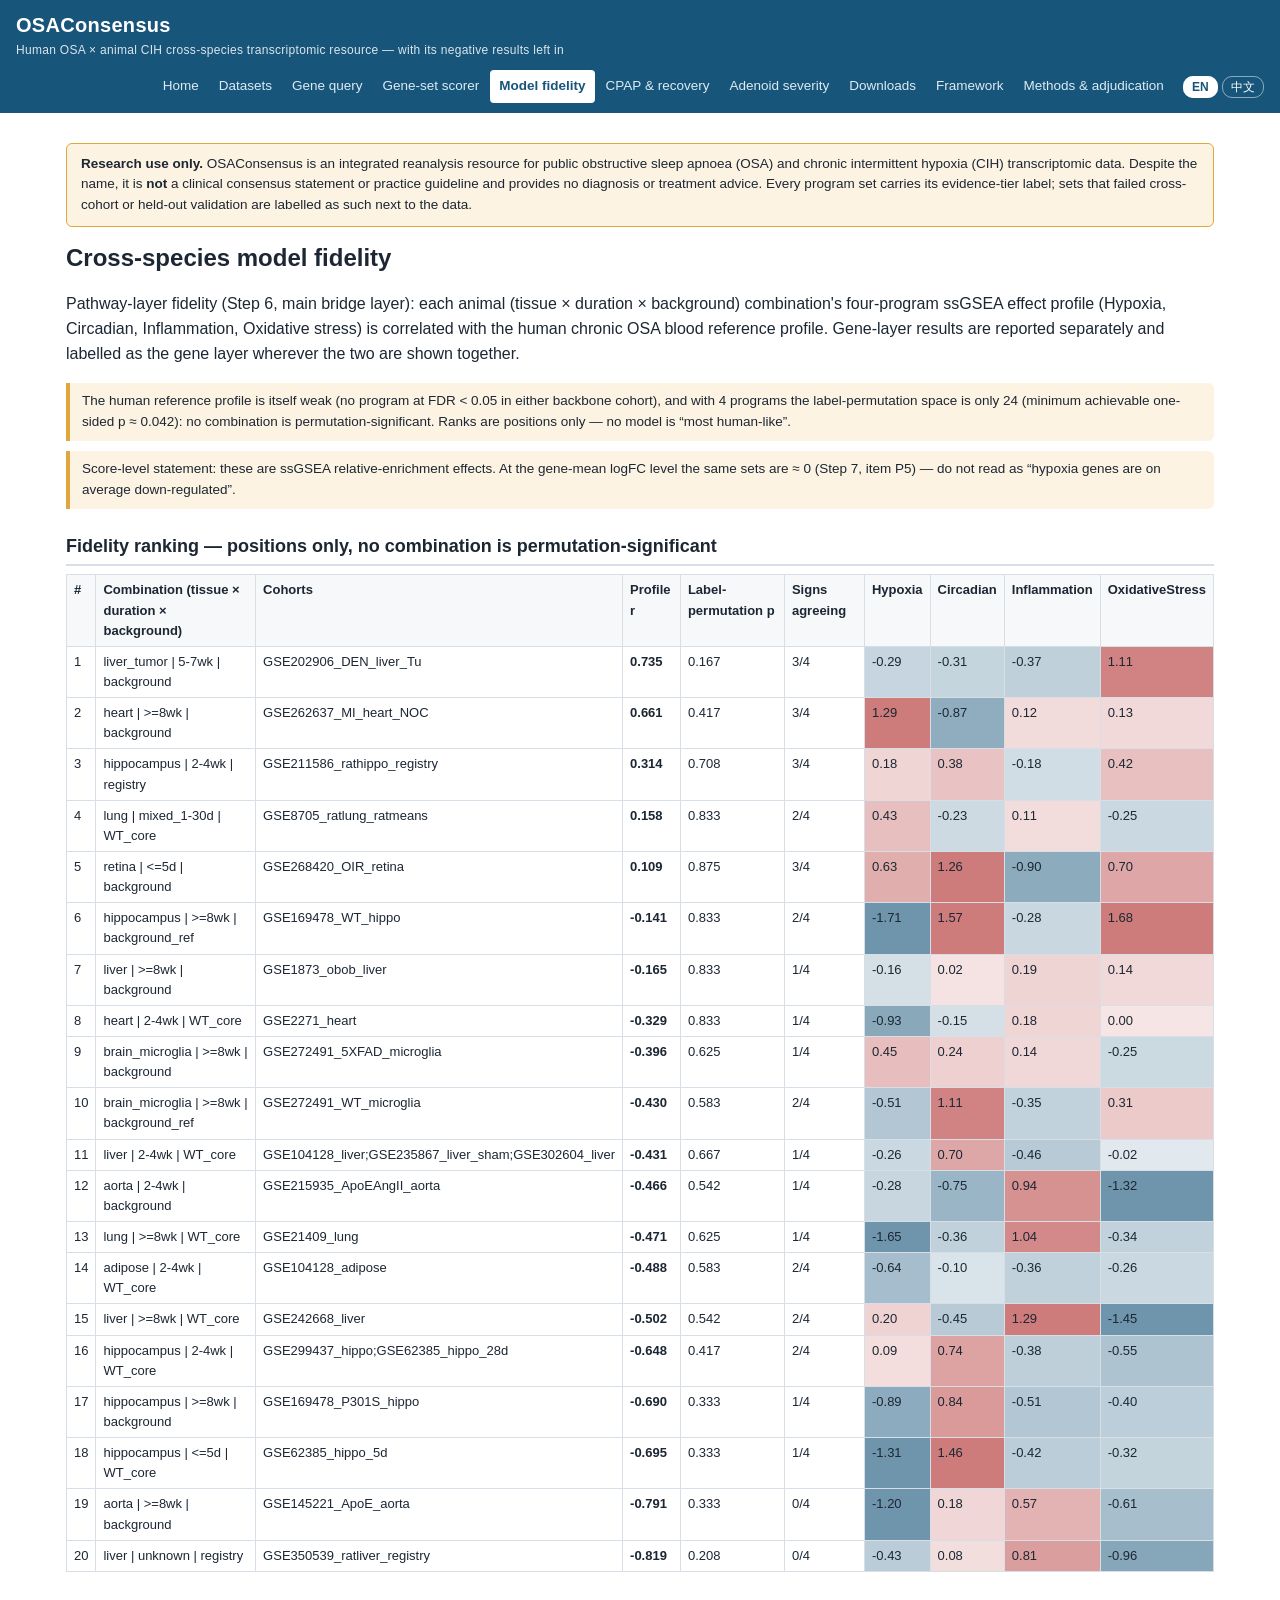
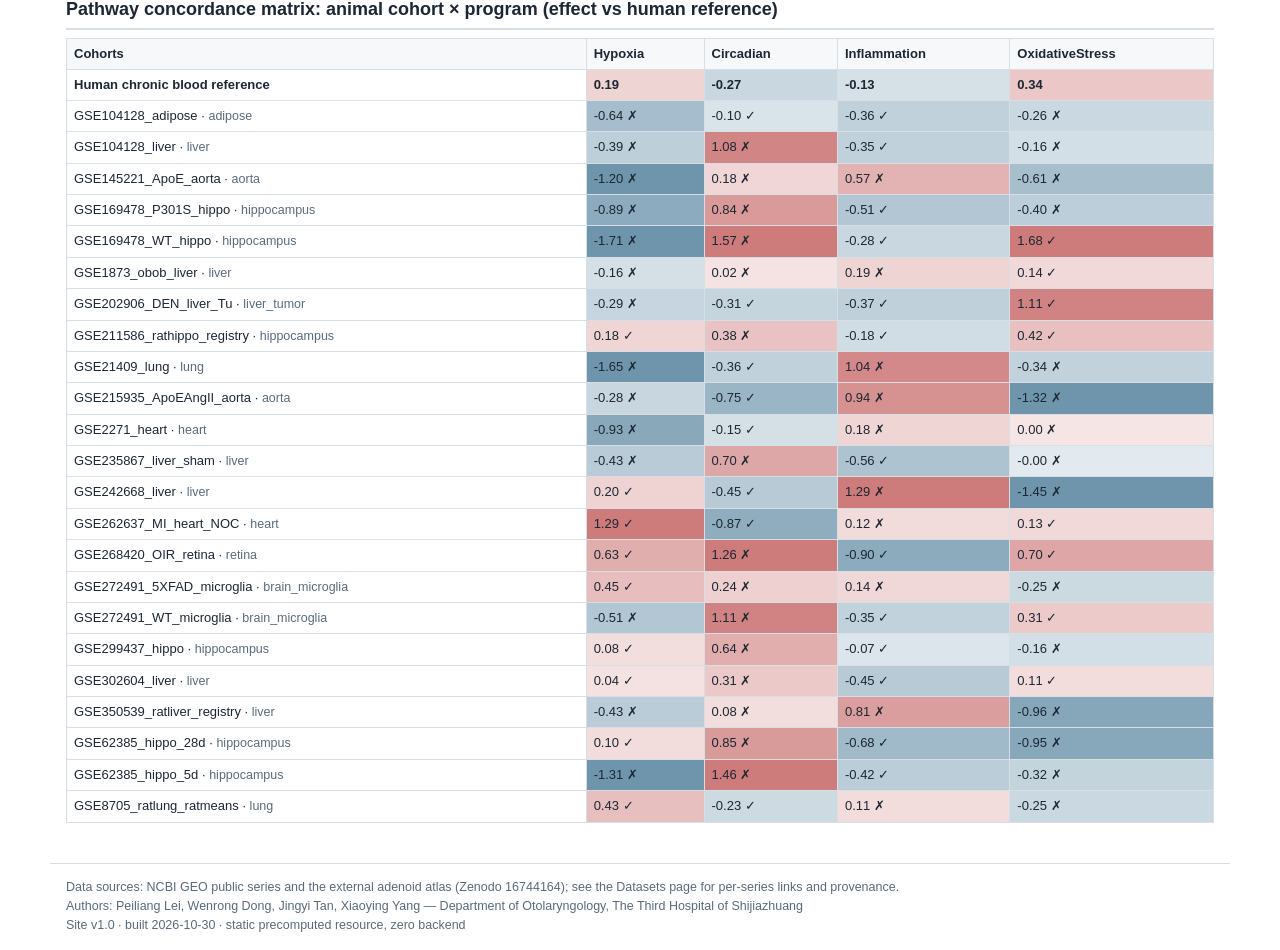
<file: fidelity.html>
<!DOCTYPE html>
<html lang="en">
<head>
<meta charset="utf-8">
<meta name="viewport" content="width=device-width, initial-scale=1">
<title>OSAConsensus — <span data-i18n="title_fidelity">Cross-species model fidelity</span></title>
<link rel="stylesheet" href="style.css">
</head>
<body>
<header>
  <div class="brand">OSAConsensus<small data-i18n="tagline"></small></div>
  <nav><a href="index.html" class="" data-i18n="nav_home">Home</a><a href="cohorts.html" class="" data-i18n="nav_cohorts">Datasets</a><a href="gene.html" class="" data-i18n="nav_gene">Gene query</a><a href="scorer.html" class="" data-i18n="nav_scorer">Gene-set scorer</a><a href="fidelity.html" class="cur" data-i18n="nav_fidelity">Model fidelity</a><a href="cpap.html" class="" data-i18n="nav_cpap">CPAP &amp; recovery</a><a href="adenoid.html" class="" data-i18n="nav_adenoid">Adenoid severity</a><a href="downloads.html" class="" data-i18n="nav_downloads">Downloads</a><a href="framework.html" class="" data-i18n="nav_framework">Framework</a><a href="methods.html" class="" data-i18n="nav_methods">Methods &amp; adjudication</a></nav>
  <div class="lang-toggle"><a data-lang="en" onclick="oc_setLang('en')">EN</a> <a data-lang="zh" onclick="oc_setLang('zh')">中文</a></div>
</header>
<main>
<div class="disc" data-i18n="disc"><b>Research use only.</b> OSAConsensus is an integrated reanalysis resource for public obstructive sleep apnoea (OSA) and chronic intermittent hypoxia (CIH) transcriptomic data. Despite the name, it is <b>not</b> a clinical consensus statement or practice guideline and provides no diagnosis or treatment advice. Every program set carries its evidence-tier label; sets that failed cross-cohort or held-out validation are labelled as such next to the data.</div>

<h1 data-i18n="title_fidelity">Cross-species model fidelity</h1>
<p data-i18n="fid_intro">Pathway-layer fidelity (Step 6, main bridge layer): each animal (tissue × duration × background) combination's four-program ssGSEA effect profile (Hypoxia, Circadian, Inflammation, Oxidative stress) is correlated with the human chronic OSA blood reference profile. Gene-layer results are reported separately and labelled as the gene layer wherever the two are shown together.</p>
<div class="warn" data-i18n="warn_fidelity">The human reference profile is itself weak (no program at FDR &lt; 0.05 in either backbone cohort), and with 4 programs the label-permutation space is only 24 (minimum achievable one-sided p ≈ 0.042): no combination is permutation-significant. Ranks are positions only — no model is “most human-like”.</div>
<div class="warn" data-i18n="warn_ssgsea">Score-level statement: these are ssGSEA relative-enrichment effects. At the gene-mean logFC level the same sets are ≈ 0 (Step 7, item P5) — do not read as “hypoxia genes are on average down-regulated”.</div>
<h2 id="fidRankH"></h2>
<div class="tblwrap"><table id="fidRank"></table></div>
<h2 id="fidMatH"></h2>
<div class="tblwrap"><table id="fidMat"></table></div>
<div id="fidDetail"></div>
</main>
<footer>
<div data-i18n="foot_src">Data sources: NCBI GEO public series and the external adenoid atlas (Zenodo 16744164); see the Datasets page for per-series links and provenance.</div>
<div data-i18n="foot_auth">Authors: Peiliang Lei, Wenrong Dong, Jingyi Tan, Xiaoying Yang — Department of Otolaryngology, The Third Hospital of Shijiazhuang</div>
<div data-i18n="foot_ver">Site v1.0 · built 2026-10-30 · static precomputed resource, zero backend</div>
</footer>
<script src="fidelity_app.js"></script>
<script>window.OC_I18N={"nav_home": {"en": "Home", "zh": "首页"}, "nav_cohorts": {"en": "Datasets", "zh": "数据集"}, "nav_gene": {"en": "Gene query", "zh": "单基因查询"}, "nav_scorer": {"en": "Gene-set scorer", "zh": "基因集打分器"}, "nav_fidelity": {"en": "Model fidelity", "zh": "模型保真度"}, "nav_cpap": {"en": "CPAP &amp; recovery", "zh": "CPAP 与恢复臂"}, "nav_adenoid": {"en": "Adenoid severity", "zh": "腺样体严重度"}, "nav_downloads": {"en": "Downloads", "zh": "下载"}, "nav_framework": {"en": "Framework", "zh": "审计框架"}, "nav_methods": {"en": "Methods &amp; adjudication", "zh": "方法与裁定"}, "title_home": {"en": "Home", "zh": "首页"}, "title_cohorts": {"en": "Datasets", "zh": "数据集策展表"}, "title_gene": {"en": "Gene query", "zh": "单基因跨物种查询"}, "title_scorer": {"en": "Gene-set scorer", "zh": "基因集打分器"}, "title_fidelity": {"en": "Cross-species model fidelity", "zh": "跨物种模型保真度"}, "title_cpap": {"en": "CPAP reversal &amp; animal recovery arms", "zh": "CPAP 逆转与动物恢复臂"}, "title_adenoid": {"en": "Adenoid severity explorer", "zh": "腺样体严重度探索器"}, "title_downloads": {"en": "Downloads", "zh": "数据下载"}, "title_methods": {"en": "Methods &amp; adjudication", "zh": "方法与总裁定"}, "disc": {"en": "<b>Research use only.</b> OSAConsensus is an integrated reanalysis resource for public obstructive sleep apnoea (OSA) and chronic intermittent hypoxia (CIH) transcriptomic data. Despite the name, it is <b>not</b> a clinical consensus statement or practice guideline and provides no diagnosis or treatment advice. Every program set carries its evidence-tier label; sets that failed cross-cohort or held-out validation are labelled as such next to the data.", "zh": "<b>仅供研究使用。</b>OSAConsensus 是对公开阻塞性睡眠呼吸暂停（OSA）与慢性间歇低氧（CIH）转录组数据的整合再分析资源。尽管名称含“Consensus”，本站<b>不是</b>临床共识声明或诊疗指南，不提供诊断或治疗建议。每个程序集都标注其证据层级标签；未通过跨队列或留出验证的集合会在数据旁如实标注。"}, "foot_src": {"en": "Data sources: NCBI GEO public series and the external adenoid atlas (Zenodo 16744164); see the Datasets page for per-series links and provenance.", "zh": "数据来源：NCBI GEO 公开系列与外部腺样体图谱（Zenodo 16744164）；各系列链接与出处见“数据集”页。"}, "foot_auth": {"en": "Authors: Peiliang Lei, Wenrong Dong, Jingyi Tan, Xiaoying Yang — Department of Otolaryngology, The Third Hospital of Shijiazhuang", "zh": "作者：Peiliang Lei、Wenrong Dong、Jingyi Tan、Xiaoying Yang — 石家庄市第三医院耳鼻咽喉科"}, "foot_ver": {"en": "Site v1.0 · built 2026-10-30 · static precomputed resource, zero backend", "zh": "站点 v1.0 · 构建于 2026-10-30 · 静态预计算资源，零后端"}, "idx_intro": {"en": "OSAConsensus curates <b>every public human OSA transcriptomic series and animal CIH model series</b> we could verify (34 GEO series, 1,032 samples, plus one external single-cell adenoid atlas), reanalyses them under one pipeline, and asks three questions with pre-declared discipline: is there a reproducible human peripheral program, does any animal CIH model reproduce the human profile, and do the answers survive leave-one-cohort-out, permutation and held-out validation? Several headline answers are <b>negative</b> — and they are reported as results, with the receipts on this site.", "zh": "OSAConsensus 策展了<b>全部可核验的公开人类 OSA 转录组系列与动物 CIH 模型系列</b>（34 个 GEO 系列、1,032 个样本，另加一个外部单细胞腺样体图谱），在同一流程下统一再分析，并以预声明纪律回答三个问题：人类外周是否存在可复现的程序、动物 CIH 模型是否复现人类画像、这些结论能否通过留一队列、置换与留出验证？若干头条答案是<b>阴性</b>的——本站将其作为结果如实呈现，凭证俱在站内。"}, "idx_vhead": {"en": "Step 7 grand adjudication of the 22 headline conclusions (Steps 3–6)", "zh": "Step 7 对 22 条头条结论（Step 3–6）的总裁定"}, "idx_vstand": {"en": "standing", "zh": "站立"}, "idx_vdown": {"en": "downgraded", "zh": "降级"}, "idx_vrev": {"en": "revoked", "zh": "撤销"}, "idx_vnote": {"en": "18 of 22 headline conclusions stand after leave-one-cohort-out, 10,000× permutation, old-platform sensitivity and held-out validation (2 of them strengthened — H6, H21). Three were downgraded (the P283 asset claim; the mouse-hippocampus 100-gene consensus claim; the rat-lung day-7 phase claim) and one was revoked (the adipose cross-cohort consensus). The full table is on the Methods &amp; adjudication page.", "zh": "经留一队列、10,000 次置换、老平台敏感性与留出验证后，22 条头条结论中 18 条站立（其中 2 条被加强——H6、H21）。3 条降级（P283 资产口径；小鼠海马 100 基因共识口径；大鼠肺第 7 天时相），1 条撤销（脂肪跨队列共识）。全表见“方法与裁定”页。"}, "idx_h_blood": {"en": "Human blood: an absence of agreement, not a weak signal", "zh": "人类血液：无一致，而非信号太弱"}, "idx_b_blood": {"en": "Only two adult blood cohorts carry an independent OSA-vs-control contrast (GSE75097, GSE283703). Across 19,135 shared genes their logFC profiles are <b>absence of agreement</b> — the logFC point estimate is negative (Spearman ρ = −0.070; gene-label and module-block permutation p &lt; 10⁻⁴, but donor-level permutation p = 0.17 does not reject; nominal-gene concordance 44.9%, descriptively below the 50% chance level). No FDR-level cross-cohort blood consensus program exists; the tiered sets are Tier A = 0, Tier B = 1 gene, Tier C = 17 genes.", "zh": "只有两个成人血液队列带独立的 OSA 对对照对比（GSE75097、GSE283703）。在 19,135 个共有基因上，两队列的 logFC 画像<b>无一致</b>——logFC 点估计为负（Spearman ρ = −0.070；基因标签与模块块置换 p &lt; 10⁻⁴，但供体级置换 p = 0.17 不拒绝；名义基因一致率 44.9%，描述性低于 50% 随机水平）。FDR 层血液跨队列共识程序不存在；分级集合为 Tier A = 0、Tier B = 1 个基因、Tier C = 17 个基因。"}, "idx_h_p283": {"en": "P283: internally consistent, cross-cohort irreproducible", "zh": "P283：队列内自洽，跨队列不可复现"}, "idx_b_p283": {"en": "P283 (121 genes) is an <b>FDR-level program of the single cohort GSE283703</b>. Inside that cohort it is coherent (CPAP long-term reversal, CD14-monocyte localisation). In the pre-declared held-out cohort GSE293433 it <b>failed and reversed</b>: direction concordance 20/114 = 0.175, program score higher in healthy controls (Cohen's d = −1.22, 95% CI −1.68 to −0.72, label-permutation p = 0.988). It is labelled accordingly everywhere on this site and must not be cited as a validated OSA signature.", "zh": "P283（121 基因）是<b>单队列 GSE283703 的 FDR 层程序</b>。在该队列内部它是自洽的（CPAP 长期逆转、CD14 单核定位）。在预声明的留出队列 GSE293433 中它<b>未通过且方向反转</b>：方向一致率 20/114 = 0.175，程序分数在健康对照更高（Cohen's d = −1.22，95% CI −1.68 to −0.72，标签置换 p = 0.988）。本站各处均按此标注，不得将其引为已验证的 OSA 特征谱。"}, "idx_h_fat": {"en": "Adipose layer: cross-cohort consensus revoked (Step 7, item F-06)", "zh": "脂肪层：跨队列共识已撤销（Step 7，F-06 项）"}, "idx_b_fat": {"en": "The former 1,408-gene adipose Tier B set has FDR support in <b>0 of 1,408 genes</b> in the second adipose cohort (GSE38792); it rests entirely on GSE135917, whose disease contrast is a global expression shift (47.3% of genes FDR-significant, median logFC −0.134). It is presented here only as a <b>GSE135917 single-cohort set with a permanent global-shift warning</b>; its WGCNA modules are single-cohort exploratory observations.", "zh": "原 1,408 基因脂肪 Tier B 集合在第二个脂肪队列（GSE38792）中获得 FDR 支撑的基因为 <b>0/1,408</b>；它完全依赖 GSE135917，而该队列的疾病对比是全局表达平移（47.3% 基因 FDR 显著，中位 logFC −0.134）。本站仅将其呈现为<b>带永久全局平移警告的 GSE135917 单队列集</b>；其 WGCNA 模块为单队列探索性观察。"}, "idx_h_animal": {"en": "Animal layer: one labelled intersection set, one honest empty set", "zh": "动物层：一个有标签交集集，一个诚实的空集"}, "idx_b_animal": {"en": "Mouse hippocampus yields a <b>labelled double-significance intersection of 100 genes</b> (Tier A 14 + B 86) whose size lies inside its label-permutation null (100 observed vs 105.1 expected, p = 0.73) — a defined, released set, not a validated consensus; the genome-wide logFC correlation is ≈ 0, and both facts are shown together. Mouse liver, across four cohorts, has an <b>empty strict consensus</b>: the signals are real but protocol/diet-specific; a 46-gene ≥3/4 sensitivity set is provided and labelled as such. At chronic endpoints the Hallmark hypoxia ssGSEA score is paradoxically <b>down</b>, not up (score-level statement; gene-mean logFC ≈ 0).", "zh": "小鼠海马给出<b>有标签的双重显著交集 100 基因</b>（Tier A 14 + B 86），其大小处于标签置换零分布内（观测 100 vs 期望 105.1，p = 0.73）——是定义明确、已发布的集合，不是已验证共识；全基因组 logFC 相关 ≈ 0，两个事实并列展示。小鼠肝脏四个队列的<b>严格共识为空集</b>：信号真实但具方案/饮食特异性；另提供 46 基因 ≥3/4 敏感性集并如实标注。慢性终点 Hallmark 低氧 ssGSEA 分数反常地<b>下降</b>而非上升（分数层面陈述；基因平均 logFC ≈ 0）。"}, "idx_h_bridge": {"en": "Cross-species bridge: pathway fidelity is negative; acute–chronic decoupling is cross-species", "zh": "跨物种桥：通路保真度为阴性；急性–慢性脱耦跨物种成立"}, "idx_b_bridge": {"en": "Animal chronic CIH pathway profiles do <b>not</b> reproduce the human chronic OSA blood profile (per-cohort profile correlations median r = −0.43; zero of 13 cohorts agree on all four program signs; no combination reaches permutation significance — with only 4 programs the permutation space is 24, so the ranking is positional only and no model may be called “most human-like”). The human reference profile is itself weak (no program at FDR &lt; 0.05 in either backbone cohort) and is flagged wherever the ranking is shown. At the gene layer, the strongest gene-layer transfer is P283 × mouse lung GSE21409 (concordance 0.557, FDR 0.023, small magnitude). Acute-vs-chronic hypoxia decoupling holds in both species.", "zh": "动物慢性 CIH 通路画像<b>不复现</b>人类慢性 OSA 血液画像（逐队列画像相关中位 r = −0.43；13 个队列中 0 个在四个程序符号上全一致；无组合达置换显著——程序仅 4 个，置换空间只有 24 种，故排序仅有位置意义，禁止称任何模型“最像人”）。人类参照画像本身弱（两个主干队列均无程序达 FDR &lt; 0.05），排序出现处均附此警示。基因层最强的迁移是 P283 × 小鼠肺 GSE21409（一致率 0.557，FDR 0.023，幅度小）。急性与慢性低氧脱耦在两个物种均成立。"}, "idx_h_ratlung": {"en": "Rat lung day-7 phase claim: registry-level description", "zh": "大鼠肺第 7 天时相：登记层描述"}, "idx_b_ratlung": {"en": "The claim that the rat-lung response concentrates at day 7 rests entirely on a 2008 microarray platform (GSE8705). Step 7 downgraded it to a registry-level description with the platform year attached.", "zh": "“大鼠肺反应集中于第 7 天”的结论完全建立在 2008 年芯片平台（GSE8705）之上。Step 7 已将其降级为登记层描述并标注平台年代。"}, "idx_tools": {"en": "Interactive tools (all computation runs in your browser)", "zh": "交互工具（全部计算在访客浏览器内完成）"}, "idx_stats_h": {"en": "Resource at a glance", "zh": "资源概览"}, "tier_fdr_single": {"en": "FDR single-cohort", "zh": "FDR 单队列"}, "tier_nominal": {"en": "Nominal tier", "zh": "名义层"}, "tier_strict": {"en": "Labelled intersection set — at permutation null", "zh": "有标签交集集——处于置换零分布内"}, "tier_fdr_single_heldout": {"en": "FDR single-cohort — held-out NOT supported", "zh": "FDR 单队列——留出未通过"}, "tier_fat_single": {"en": "Single-cohort set (GSE135917) — global-shift warning; revoked as cross-cohort consensus", "zh": "单队列集（GSE135917）——全局平移警告；跨队列共识口径已撤销"}, "tier_sensitivity": {"en": "Sensitivity set", "zh": "敏感性集"}, "tier_revoked": {"en": "REVOKED as cross-cohort consensus — single-cohort set", "zh": "已撤销跨队列共识口径 — 单队列集"}, "tier_cohort_deg": {"en": "Cohort DEG set (FDR)", "zh": "队列差异集（FDR）"}, "tier_registry": {"en": "Registry / descriptive layer", "zh": "登记 / 描述层"}, "tier_exploratory": {"en": "Exploratory", "zh": "探索性"}, "warn_p283": {"en": "Held-out validation (Step 7, pre-declared): in GSE293433 this set was NOT SUPPORTED — it failed and reversed: concordance 0.175, program score higher in healthy controls (d = −1.22, 95% CI −1.68 to −0.72). Single-cohort evidence only.", "zh": "留出验证（Step 7，预声明）：该集合在 GSE293433 中不获支持（not supported）——未通过且方向反转：一致率 0.175，程序分数在健康对照更高（d = −1.22，95% CI −1.68 to −0.72）。仅单队列证据。"}, "warn_fat": {"en": "Global-shift warning: GSE135917's disease contrast is a global expression shift (47.3% of genes FDR-significant, median logFC −0.134). This set has FDR support in 0/1,408 genes in GSE38792 and is NOT a cross-cohort consensus (revoked in Step 7).", "zh": "全局平移警告：GSE135917 的疾病对比是全局表达平移（47.3% 基因 FDR 显著，中位 logFC −0.134）。该集合在 GSE38792 中 0/1,408 基因获 FDR 支撑，不是跨队列共识（Step 7 已撤销）。"}, "warn_fidelity": {"en": "The human reference profile is itself weak (no program at FDR &lt; 0.05 in either backbone cohort), and with 4 programs the label-permutation space is only 24 (minimum achievable one-sided p ≈ 0.042): no combination is permutation-significant. Ranks are positions only — no model is “most human-like”.", "zh": "人类参照画像本身弱（两个主干队列均无程序达 FDR &lt; 0.05）；程序仅 4 个，标签置换空间只有 24 种（单侧 p 理论下限 ≈ 0.042）：无组合达置换显著。名次仅为位置——不存在“最像人”的模型。"}, "warn_pdc": {"en": "Technical warning (Step 4 adjudication): all six genes are heat-shock family members; this endpoint set is a probable donor-processing batch artifact and is retained as a technical warning only.", "zh": "技术警告（Step 4 裁定）：6 个基因全部为热休克家族成员；该终点集很可能是供体处理批次伪迹，仅作技术警告保留。"}, "warn_ssgsea": {"en": "Score-level statement: these are ssGSEA relative-enrichment effects. At the gene-mean logFC level the same sets are ≈ 0 (Step 7, item P5) — do not read as “hypoxia genes are on average down-regulated”.", "zh": "分数层面陈述：此为 ssGSEA 相对富集效应。同一集合在基因平均 logFC 层面 ≈ 0（Step 7，P5 项）——不得读作“低氧基因平均下调”。"}, "coh_intro": {"en": "Frozen census of Step 1, downloaded and GSM-verified in Step 2 (34 GEO series + 1 external atlas; 1,032 GEO samples reconciled exactly). Layers: human CORE 11 series / 352 samples; animal strict CORE 14 / 249; animal disease-background layer 8 / 143; acute panel GSE214530 (288) always kept separate and never pooled. The external adenoid atlas (Yang et al., EMBO Mol Med 2026) is not a GEO series and is listed separately at the bottom.", "zh": "Step 1 冻结普查，Step 2 完成下载与 GSM 核验（34 个 GEO 系列 + 1 个外部图谱；1,032 个 GEO 样本逐一对账）。分层：人类 CORE 11 系列 / 352 样本；动物严格 CORE 14 / 249；动物疾病背景层 8 / 143；急性面板 GSE214530（288）始终单独成层、从不合并。外部腺样体图谱（Yang 等，EMBO Mol Med 2026）不是 GEO 系列，单列于表末。"}, "coh_adenoid_note": {"en": "External adenoid atlas — Zenodo 16744164 (Yang et al., EMBO Mol Med 2026): 23 donors (Control 4 / Mild 7 / Moderate 6 / Severe 6), 238,500 cells in the deposited packages (238,093 annotated in Step 4). Processed expression matrices only; a TCR/BCR (VDJ) component was NOT verified and is not used anywhere in this resource.", "zh": "外部腺样体图谱 — Zenodo 16744164（Yang 等，EMBO Mol Med 2026）：23 名供体（对照 4 / 轻度 7 / 中度 6 / 重度 6），沉积包共 238,500 个细胞（Step 4 注释 238,093）。仅用处理后的表达矩阵；TCR/BCR（VDJ）成分未经核验，本资源任何部分均不使用。"}, "coh_gse293433_note": {"en": "GSE293433 was held out by design through Steps 3–6 and was opened for the first time in Step 7 as the pre-declared validation set. It is now a used dataset, not an untouched hold-out.", "zh": "GSE293433 在 Step 3–6 期间按设计留出，Step 7 作为预声明验证集首次打开。现已是已使用数据集，不再是未触碰的留出集。"}, "gene_intro": {"en": "One gene, its full cross-species record: human blood and adipose cohort effects, per-cohort animal ortholog responses (program-set genes, from the Step 6 response table), the adenoid severity gradient, and PBMC cell-type effects (GSE214865). Empty sections mean the gene was not measured / not in that table — absence is shown, never filled in.", "zh": "一个基因的完整跨物种履历：人类血液与脂肪队列效应、逐队列动物同源基因响应（程序集基因，来自 Step 6 响应表）、腺样体严重度梯度、PBMC 细胞型效应（GSE214865）。空白小节表示该基因在该表中未测得/不在表内——缺失如实显示，绝不填补。"}, "gene_xs_note": {"en": "Cross-species rows exist only for genes in the Step 6 program sets (P283, NOM18, hippocampus labelled intersection set, liver sensitivity set, adenoid sets). “concordant” is relative to the human set direction.", "zh": "跨物种行仅覆盖 Step 6 程序集内的基因（P283、NOM18、海马有标签交集集、肝敏感性集、腺样体集合）。“concordant”相对于人类集合方向。"}, "gene_pbmc_note": {"en": "PBMC pseudobulk per-cell-type differential expression (OSA vs control). In Step 4, no cell type had any FDR-significant gene at donor level; values are descriptive. Program-level localisation (P283 → CD14 monocytes) is a set-level statistic, reported on the Methods page.", "zh": "PBMC 按细胞型的拟bulk差异表达（OSA 对对照）。Step 4 中所有细胞型在供体层面均无 FDR 显著基因；此为描述性数值。程序层定位（P283 → CD14 单核）是集合层统计量，见“方法与裁定”页。"}, "sco_intro": {"en": "Paste a gene list (one symbol per line; an optional second column with a logFC or direction sign enables direction-concordance testing) and score it against every program set and cohort DEG panel in the resource. Enrichment is a hypergeometric test against the panel's measured background; concordance is a binomial test on the overlapping genes with known directions on both sides. All computation runs locally in your browser; nothing is uploaded. Panels keep their Step 7 tier labels and warnings — a high score against a single-cohort or revoked-calibre panel is not cross-cohort evidence.", "zh": "粘贴基因清单（每行一个符号；可选第二列填 logFC 或方向符号，即可启用方向一致性检验），对本资源全部程序集与队列差异面板打分。富集为相对于面板实测背景的超几何检验；一致性为对双侧方向均已知的重叠基因做二项检验。全部计算在本地浏览器完成，不上传任何数据。面板保留 Step 7 层级标签与警告——对单队列或已撤销口径面板的高分不是跨队列证据。"}, "sco_method": {"en": "Method note: hypergeometric enrichment uses each panel's own measured gene universe (shown per panel). This is the same overlap logic as the Steps 3/6 concordance analyses; the permutation-strengthened adjudications in the manuscript remain the primary statistics — treat scorer p-values as screening values.", "zh": "方法注：超几何富集使用各面板自身的实测基因背景（逐面板标示）。其重叠逻辑与 Step 3/6 的一致性分析同源；稿件中经置换补强的裁定仍为主要统计——打分器 p 值请作筛查值看待。"}, "fid_intro": {"en": "Pathway-layer fidelity (Step 6, main bridge layer): each animal (tissue × duration × background) combination's four-program ssGSEA effect profile (Hypoxia, Circadian, Inflammation, Oxidative stress) is correlated with the human chronic OSA blood reference profile. Gene-layer results are reported separately and labelled as the gene layer wherever the two are shown together.", "zh": "通路层保真度（Step 6，桥的主层）：每个动物（组织 × 时长 × 背景）组合的四程序 ssGSEA 效应画像（低氧、昼夜、炎症、氧化应激）与人类慢性 OSA 血液参照画像求相关。基因层结果单独报告；两层并列处均注明层。"}, "cpap_intro": {"en": "Human CPAP reversal (program scores, pre vs post / stage) beside the only two animal recovery arms. The two sides are asymmetric by design — different metrics and denominators — and are shown for direction and return-proportion only; cross-side proportion comparison is not permitted (Step 6 ruling). Headline: consistent reversal exists only inside GSE283703 (long CPAP); pooled across designs, P283 reversal is not significant (gene-set permutation p = 0.149) — “CPAP generally reverses the program” is not supported.", "zh": "人类 CPAP 逆转（程序分数，前后/分期）与仅有的两个动物恢复臂并置。两侧按设计不对称——指标与分母不同——仅比方向与回落比例，禁止跨侧比例比较（Step 6 裁定）。头条：一致的逆转只存在于 GSE283703 内部（长期 CPAP）；跨设计合并后 P283 逆转不显著（基因集置换 p = 0.149）——“CPAP 普遍逆转程序”不成立。"}, "ade_intro": {"en": "The external adenoid atlas (23 donors, four severity grades) reanalysed in Step 4: 238,093 annotated cells, 17 cell types. The severity gradient is FDR-null at tissue level (0 trend-FDR genes; no composition shift survives correction) but nominally diffuse and real (≈3.4× chance at trend p &lt; 0.01), converging on the T-cell compartment. The nominal 720-gene program below is a nominal-tier set — never cite it at FDR calibre. The tonsil cohort GSE274855 did not replicate it (design-bounded negative: no healthy arm, CPAP+ n = 3).", "zh": "外部腺样体图谱（23 名供体，四个严重度等级）Step 4 再分析：238,093 个注释细胞、17 种细胞型。严重度梯度在组织层面 FDR 为零（趋势 FDR 基因 0 个；组成移位无一通过校正），但名义层弥漫且真实（趋势 p &lt; 0.01 约为随机的 3.4 倍），汇聚于 T 细胞区室。下方的名义 720 基因程序是名义层集合——不得以 FDR 规格引用。扁桃体队列 GSE274855 未能复现（设计限定的阴性：无健康臂，CPAP+ n = 3）。"}, "ade_cellchat": {"en": "CellChat (exploratory, pooled Control 4 vs Severe 6 donors): interaction count ≈ unchanged (2,572 vs 2,507), total strength −20% in Severe. The immune–epithelial axis is dominated by MIF–CD74, whose Severe probability drops ≈ 9× (0.00919 → 0.00098), the largest change among 40 pathways. Exploratory calibre only.", "zh": "CellChat（探索性，对照 4 对重度 6 供体合并）：互作数近似不变（2,572 对 2,507），重度总强度 −20%。免疫–上皮轴由 MIF–CD74 主导，其重度概率下降约 9 倍（0.00919 → 0.00098），为 40 条通路中最大变化。仅探索性规格。"}, "dl_intro": {"en": "All frozen tables of the resource. Program-set files carry a tier/calibre column implementing the Step 7 adjudication: check it before citing any set. The per-gene cross-species response table (24,618 rows) is the entity of the cross-species bridge.", "zh": "本资源全部冻结表。程序集文件带层级/口径列，落实 Step 7 裁定：引用任何集合前先看该列。逐基因跨物种响应表（24,618 行）是跨物种桥的实体。"}, "met_intro": {"en": "Pipeline summary per step, then the full Step 7 grand adjudication table (H1–H22) that governs the wording of every claim on this site, and the inheritance list passed to the manuscript.", "zh": "各步流程概要，随后是统辖本站全部表述口径的 Step 7 总裁定全表（H1–H22），以及传递给稿件的继承清单。"}, "met_howto": {"en": "How to cite a set from this resource: (1) use the tier label as printed; (2) P283 must be described as a GSE283703 single-cohort program with its held-out reversal attached at first mention; (3) the adipose set must be named “GSE135917 single-cohort set” with the global-shift warning; (4) pathway claims are ssGSEA-score-level statements; (5) the fidelity ranking may be quoted by position only, never as significance.", "zh": "如何引用本站集合：（1）按印出的层级标签引用；（2）P283 必须表述为 GSE283703 单队列程序，首次出现即附留出反转结果；（3）脂肪集必须命名为“GSE135917 单队列集”并附全局平移警告；（4）通路结论为 ssGSEA 分数层面陈述；（5）保真度排序只能按位置引用，永不作显著性引用。"}, "adjst_stand": {"en": "Standing", "zh": "站立"}, "adjst_standplus": {"en": "Standing — strengthened", "zh": "站立（加强）"}, "adjst_standtilde": {"en": "Standing — wording tightened", "zh": "站立（口径收紧）"}, "adjst_down": {"en": "Downgraded", "zh": "降级"}, "adjst_revoked": {"en": "Revoked", "zh": "撤销"}, "tagline": {"en": "Human OSA × animal CIH cross-species transcriptomic resource — with its negative results left in", "zh": "人类 OSA × 动物 CIH 跨物种转录组资源——阴性结果如实保留"}, "stat_series": {"en": "GEO series curated &amp; verified", "zh": "GEO 系列（策展并核验）"}, "stat_gsm": {"en": "Samples reconciled (GSM-exact)", "zh": "样本（GSM 逐一对账）"}, "stat_human": {"en": "Human CORE series / samples", "zh": "人类 CORE 系列 / 样本"}, "stat_animal": {"en": "Animal strict-CORE series / samples", "zh": "动物严格 CORE 系列 / 样本"}, "stat_adenoid": {"en": "Adenoid atlas cells annotated", "zh": "腺样体图谱注释细胞"}, "stat_pbmc": {"en": "PBMC single cells (GSE214865)", "zh": "PBMC 单细胞（GSE214865）"}, "stat_xs": {"en": "Per-gene cross-species response rows", "zh": "逐基因跨物种响应行"}, "stat_adj": {"en": "Headline conclusions adjudicated (Step 7)", "zh": "总裁定头条结论（Step 7）"}, "f_layer": {"en": "Layer", "zh": "分层"}, "f_species": {"en": "Species", "zh": "物种"}, "f_search": {"en": "Search (accession / tissue / notes)", "zh": "搜索（编号 / 组织 / 备注）"}, "coh_table_h": {"en": "Frozen curation table (Step 2 verified). Animal rows additionally show the mined CIH protocol (Step 2, per-field sourced from the original papers).", "zh": "冻结策展表（Step 2 核验）。动物行另显示挖掘到的 CIH 协议（Step 2，逐字段回原文溯源）。"}, "gene_input_ph": {"en": "Type a gene symbol, e.g. OR5A2, NFKBIE, HIF1A…", "zh": "输入基因符号，如 OR5A2、NFKBIE、HIF1A…"}, "gene_go": {"en": "Query", "zh": "查询"}, "sco_run": {"en": "Score my gene list", "zh": "对我的基因清单打分"}, "sco_example": {"en": "Load an example (P283 genes)", "zh": "载入示例（P283 基因）"}, "sco_input_h": {"en": "Your gene list — one symbol per line, optional second column = logFC or +/−", "zh": "你的基因清单——每行一个符号，可选第二列 = logFC 或 +/−"}};
function oc_setLang(l){if(l!=='en'&&l!=='zh')l='en';try{localStorage.setItem('oc_lang',l);}catch(e){}document.documentElement.lang=(l==='zh'?'zh-CN':'en');document.querySelectorAll('[data-i18n]').forEach(function(el){var d=window.OC_I18N[el.getAttribute('data-i18n')];if(d&&d[l]!==undefined)el.innerHTML=d[l];});document.querySelectorAll('[data-i18n-ph]').forEach(function(el){var d=window.OC_I18N[el.getAttribute('data-i18n-ph')];if(d&&d[l]!==undefined)el.setAttribute('placeholder',d[l]);});document.querySelectorAll('.lang-toggle a').forEach(function(a){a.classList.toggle('active',a.getAttribute('data-lang')===l);});if(window.OC_langChanged)window.OC_langChanged(l);}
document.addEventListener('DOMContentLoaded',function(){var l='en';try{l=localStorage.getItem('oc_lang')||'en';}catch(e){}oc_setLang(l);});</script>
</body>
</html>
</file>
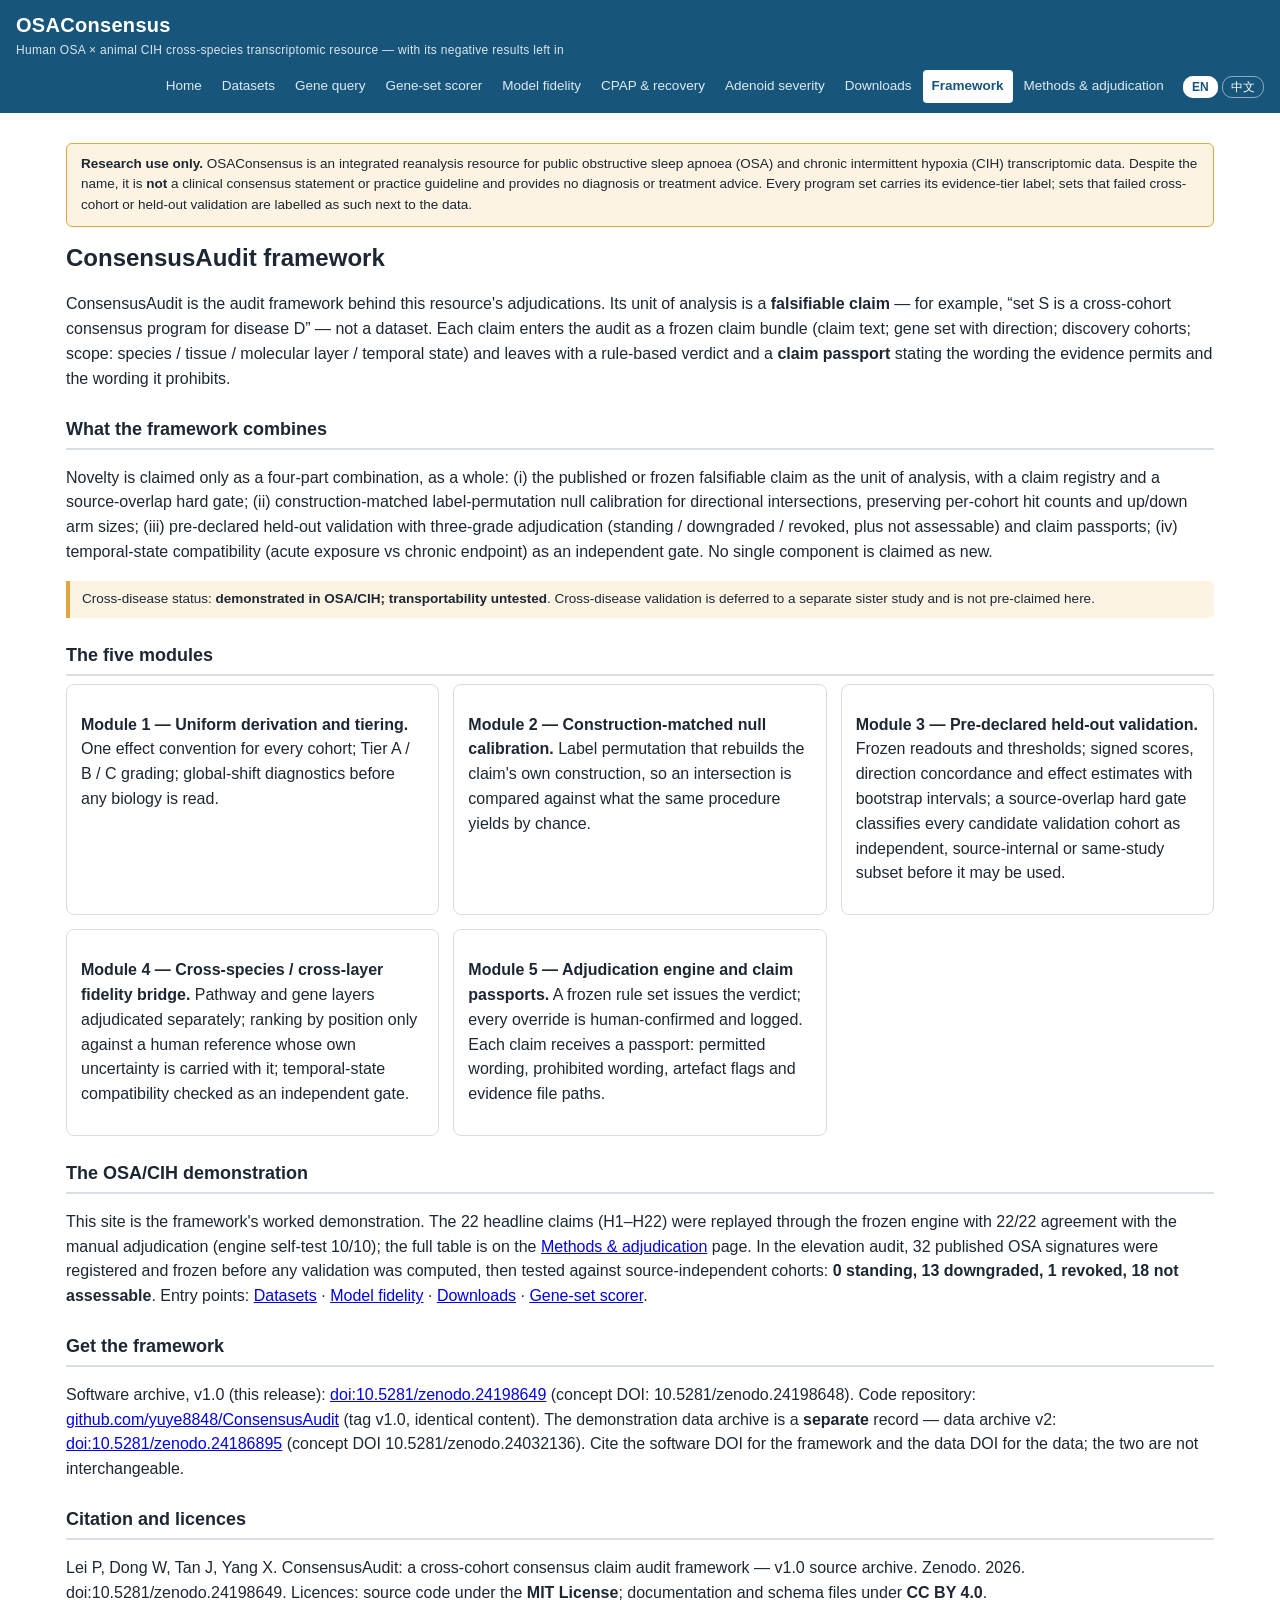
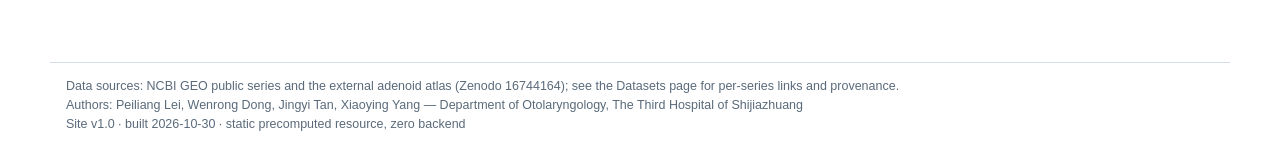
<file: framework.html>
<!DOCTYPE html>
<html lang="en">
<head>
<meta charset="utf-8">
<meta name="viewport" content="width=device-width, initial-scale=1">
<title>OSAConsensus — <span data-i18n="title_framework">ConsensusAudit framework</span></title>
<link rel="stylesheet" href="style.css">
</head>
<body>
<header>
  <div class="brand">OSAConsensus<small data-i18n="tagline"></small></div>
  <nav><a href="index.html" class="" data-i18n="nav_home">Home</a><a href="cohorts.html" class="" data-i18n="nav_cohorts">Datasets</a><a href="gene.html" class="" data-i18n="nav_gene">Gene query</a><a href="scorer.html" class="" data-i18n="nav_scorer">Gene-set scorer</a><a href="fidelity.html" class="" data-i18n="nav_fidelity">Model fidelity</a><a href="cpap.html" class="" data-i18n="nav_cpap">CPAP &amp; recovery</a><a href="adenoid.html" class="" data-i18n="nav_adenoid">Adenoid severity</a><a href="downloads.html" class="" data-i18n="nav_downloads">Downloads</a><a href="framework.html" class="cur" data-i18n="nav_framework">Framework</a><a href="methods.html" class="" data-i18n="nav_methods">Methods &amp; adjudication</a></nav>
  <div class="lang-toggle"><a data-lang="en" onclick="oc_setLang('en')">EN</a> <a data-lang="zh" onclick="oc_setLang('zh')">中文</a></div>
</header>
<main>
<div class="disc" data-i18n="disc"></div>

<h1 data-i18n="title_framework">ConsensusAudit framework</h1>
<p data-i18n="fw_intro"></p>
<h2 data-i18n="fw_novel_h">What the framework combines</h2>
<p data-i18n="fw_novel"></p>
<div class="warn" data-i18n="fw_status"></div>
<h2 data-i18n="fw_mod_h">The five modules</h2>
<div class="cards">
<div class="card"><p data-i18n="fw_m1"></p></div>
<div class="card"><p data-i18n="fw_m2"></p></div>
<div class="card"><p data-i18n="fw_m3"></p></div>
<div class="card"><p data-i18n="fw_m4"></p></div>
<div class="card"><p data-i18n="fw_m5"></p></div>
</div>
<h2 data-i18n="fw_demo_h">The OSA/CIH demonstration</h2>
<p data-i18n="fw_demo"></p>
<h2 data-i18n="fw_get_h">Get the framework</h2>
<p data-i18n="fw_get"></p>
<h2 data-i18n="fw_cite_h">Citation and licences</h2>
<p data-i18n="fw_cite"></p>
</main>
<footer>
<div data-i18n="foot_src"></div>
<div data-i18n="foot_auth"></div>
<div data-i18n="foot_ver"></div>
</footer>

<script>
window.OC_I18N={"nav_home": {"en": "Home", "zh": "首页"}, "nav_cohorts": {"en": "Datasets", "zh": "数据集"}, "nav_gene": {"en": "Gene query", "zh": "单基因查询"}, "nav_scorer": {"en": "Gene-set scorer", "zh": "基因集打分器"}, "nav_fidelity": {"en": "Model fidelity", "zh": "模型保真度"}, "nav_cpap": {"en": "CPAP &amp; recovery", "zh": "CPAP 与恢复臂"}, "nav_adenoid": {"en": "Adenoid severity", "zh": "腺样体严重度"}, "nav_downloads": {"en": "Downloads", "zh": "下载"}, "nav_methods": {"en": "Methods &amp; adjudication", "zh": "方法与裁定"}, "title_home": {"en": "Home", "zh": "首页"}, "title_cohorts": {"en": "Datasets", "zh": "数据集策展表"}, "title_gene": {"en": "Gene query", "zh": "单基因跨物种查询"}, "title_scorer": {"en": "Gene-set scorer", "zh": "基因集打分器"}, "title_fidelity": {"en": "Cross-species model fidelity", "zh": "跨物种模型保真度"}, "title_cpap": {"en": "CPAP reversal &amp; animal recovery arms", "zh": "CPAP 逆转与动物恢复臂"}, "title_adenoid": {"en": "Adenoid severity explorer", "zh": "腺样体严重度探索器"}, "title_downloads": {"en": "Downloads", "zh": "数据下载"}, "title_methods": {"en": "Methods &amp; adjudication", "zh": "方法与总裁定"}, "disc": {"en": "<b>Research use only.</b> OSAConsensus is an integrated reanalysis resource for public obstructive sleep apnoea (OSA) and chronic intermittent hypoxia (CIH) transcriptomic data. Despite the name, it is <b>not</b> a clinical consensus statement or practice guideline and provides no diagnosis or treatment advice. Every program set carries its evidence-tier label; sets that failed cross-cohort or held-out validation are labelled as such next to the data.", "zh": "<b>仅供研究使用。</b>OSAConsensus 是对公开阻塞性睡眠呼吸暂停（OSA）与慢性间歇低氧（CIH）转录组数据的整合再分析资源。尽管名称含“Consensus”，本站<b>不是</b>临床共识声明或诊疗指南，不提供诊断或治疗建议。每个程序集都标注其证据层级标签；未通过跨队列或留出验证的集合会在数据旁如实标注。"}, "foot_src": {"en": "Data sources: NCBI GEO public series and the external adenoid atlas (Zenodo 16744164); see the Datasets page for per-series links and provenance.", "zh": "数据来源：NCBI GEO 公开系列与外部腺样体图谱（Zenodo 16744164）；各系列链接与出处见“数据集”页。"}, "foot_auth": {"en": "Authors: Peiliang Lei, Wenrong Dong, Jingyi Tan, Xiaoying Yang — Department of Otolaryngology, The Third Hospital of Shijiazhuang", "zh": "作者：Peiliang Lei、Wenrong Dong、Jingyi Tan、Xiaoying Yang — 石家庄市第三医院耳鼻咽喉科"}, "foot_ver": {"en": "Site v1.0 · built 2026-10-30 · static precomputed resource, zero backend", "zh": "站点 v1.0 · 构建于 2026-10-30 · 静态预计算资源，零后端"}, "idx_intro": {"en": "OSAConsensus curates <b>every public human OSA transcriptomic series and animal CIH model series</b> we could verify (34 GEO series, 1,032 samples, plus one external single-cell adenoid atlas), reanalyses them under one pipeline, and asks three questions with pre-declared discipline: is there a reproducible human peripheral program, does any animal CIH model reproduce the human profile, and do the answers survive leave-one-cohort-out, permutation and held-out validation? Several headline answers are <b>negative</b> — and they are reported as results, with the receipts on this site.", "zh": "OSAConsensus 策展了<b>全部可核验的公开人类 OSA 转录组系列与动物 CIH 模型系列</b>（34 个 GEO 系列、1,032 个样本，另加一个外部单细胞腺样体图谱），在同一流程下统一再分析，并以预声明纪律回答三个问题：人类外周是否存在可复现的程序、动物 CIH 模型是否复现人类画像、这些结论能否通过留一队列、置换与留出验证？若干头条答案是<b>阴性</b>的——本站将其作为结果如实呈现，凭证俱在站内。"}, "idx_vhead": {"en": "Step 7 grand adjudication of the 22 headline conclusions (Steps 3–6)", "zh": "Step 7 对 22 条头条结论（Step 3–6）的总裁定"}, "idx_vstand": {"en": "standing", "zh": "站立"}, "idx_vdown": {"en": "downgraded", "zh": "降级"}, "idx_vrev": {"en": "revoked", "zh": "撤销"}, "idx_vnote": {"en": "18 of 22 headline conclusions stand after leave-one-cohort-out, 10,000× permutation, old-platform sensitivity and held-out validation (2 of them strengthened — H6, H21). Three were downgraded (the P283 asset claim; the mouse-hippocampus 100-gene consensus claim; the rat-lung day-7 phase claim) and one was revoked (the adipose cross-cohort consensus). The full table is on the Methods &amp; adjudication page.", "zh": "经留一队列、10,000 次置换、老平台敏感性与留出验证后，22 条头条结论中 18 条站立（其中 2 条被加强——H6、H21）。3 条降级（P283 资产口径；小鼠海马 100 基因共识口径；大鼠肺第 7 天时相），1 条撤销（脂肪跨队列共识）。全表见“方法与裁定”页。"}, "idx_h_blood": {"en": "Human blood: an absence of agreement, not a weak signal", "zh": "人类血液：无一致，而非信号太弱"}, "idx_b_blood": {"en": "Only two adult blood cohorts carry an independent OSA-vs-control contrast (GSE75097, GSE283703). Across 19,135 shared genes their logFC profiles are <b>absence of agreement</b> — the logFC point estimate is negative (Spearman ρ = −0.070; gene-label and module-block permutation p &lt; 10⁻⁴, but donor-level permutation p = 0.17 does not reject; nominal-gene concordance 44.9%, descriptively below the 50% chance level). No FDR-level cross-cohort blood consensus program exists; the tiered sets are Tier A = 0, Tier B = 1 gene, Tier C = 17 genes.", "zh": "只有两个成人血液队列带独立的 OSA 对对照对比（GSE75097、GSE283703）。在 19,135 个共有基因上，两队列的 logFC 画像<b>无一致</b>——logFC 点估计为负（Spearman ρ = −0.070；基因标签与模块块置换 p &lt; 10⁻⁴，但供体级置换 p = 0.17 不拒绝；名义基因一致率 44.9%，描述性低于 50% 随机水平）。FDR 层血液跨队列共识程序不存在；分级集合为 Tier A = 0、Tier B = 1 个基因、Tier C = 17 个基因。"}, "idx_h_p283": {"en": "P283: internally consistent, cross-cohort irreproducible", "zh": "P283：队列内自洽，跨队列不可复现"}, "idx_b_p283": {"en": "P283 (121 genes) is an <b>FDR-level program of the single cohort GSE283703</b>. Inside that cohort it is coherent (CPAP long-term reversal, CD14-monocyte localisation). In the pre-declared held-out cohort GSE293433 it <b>failed and reversed</b>: direction concordance 20/114 = 0.175, program score higher in healthy controls (Cohen's d = −1.22, 95% CI −1.68 to −0.72, label-permutation p = 0.988). It is labelled accordingly everywhere on this site and must not be cited as a validated OSA signature.", "zh": "P283（121 基因）是<b>单队列 GSE283703 的 FDR 层程序</b>。在该队列内部它是自洽的（CPAP 长期逆转、CD14 单核定位）。在预声明的留出队列 GSE293433 中它<b>未通过且方向反转</b>：方向一致率 20/114 = 0.175，程序分数在健康对照更高（Cohen's d = −1.22，95% CI −1.68 to −0.72，标签置换 p = 0.988）。本站各处均按此标注，不得将其引为已验证的 OSA 特征谱。"}, "idx_h_fat": {"en": "Adipose layer: cross-cohort consensus revoked (Step 7, item F-06)", "zh": "脂肪层：跨队列共识已撤销（Step 7，F-06 项）"}, "idx_b_fat": {"en": "The former 1,408-gene adipose Tier B set has FDR support in <b>0 of 1,408 genes</b> in the second adipose cohort (GSE38792); it rests entirely on GSE135917, whose disease contrast is a global expression shift (47.3% of genes FDR-significant, median logFC −0.134). It is presented here only as a <b>GSE135917 single-cohort set with a permanent global-shift warning</b>; its WGCNA modules are single-cohort exploratory observations.", "zh": "原 1,408 基因脂肪 Tier B 集合在第二个脂肪队列（GSE38792）中获得 FDR 支撑的基因为 <b>0/1,408</b>；它完全依赖 GSE135917，而该队列的疾病对比是全局表达平移（47.3% 基因 FDR 显著，中位 logFC −0.134）。本站仅将其呈现为<b>带永久全局平移警告的 GSE135917 单队列集</b>；其 WGCNA 模块为单队列探索性观察。"}, "idx_h_animal": {"en": "Animal layer: one labelled intersection set, one honest empty set", "zh": "动物层：一个有标签交集集，一个诚实的空集"}, "idx_b_animal": {"en": "Mouse hippocampus yields a <b>labelled double-significance intersection of 100 genes</b> (Tier A 14 + B 86) whose size lies inside its label-permutation null (100 observed vs 105.1 expected, p = 0.73) — a defined, released set, not a validated consensus; the genome-wide logFC correlation is ≈ 0, and both facts are shown together. Mouse liver, across four cohorts, has an <b>empty strict consensus</b>: the signals are real but protocol/diet-specific; a 46-gene ≥3/4 sensitivity set is provided and labelled as such. At chronic endpoints the Hallmark hypoxia ssGSEA score is paradoxically <b>down</b>, not up (score-level statement; gene-mean logFC ≈ 0).", "zh": "小鼠海马给出<b>有标签的双重显著交集 100 基因</b>（Tier A 14 + B 86），其大小处于标签置换零分布内（观测 100 vs 期望 105.1，p = 0.73）——是定义明确、已发布的集合，不是已验证共识；全基因组 logFC 相关 ≈ 0，两个事实并列展示。小鼠肝脏四个队列的<b>严格共识为空集</b>：信号真实但具方案/饮食特异性；另提供 46 基因 ≥3/4 敏感性集并如实标注。慢性终点 Hallmark 低氧 ssGSEA 分数反常地<b>下降</b>而非上升（分数层面陈述；基因平均 logFC ≈ 0）。"}, "idx_h_bridge": {"en": "Cross-species bridge: pathway fidelity is negative; acute–chronic decoupling is cross-species", "zh": "跨物种桥：通路保真度为阴性；急性–慢性脱耦跨物种成立"}, "idx_b_bridge": {"en": "Animal chronic CIH pathway profiles do <b>not</b> reproduce the human chronic OSA blood profile (per-cohort profile correlations median r = −0.43; zero of 13 cohorts agree on all four program signs; no combination reaches permutation significance — with only 4 programs the permutation space is 24, so the ranking is positional only and no model may be called “most human-like”). The human reference profile is itself weak (no program at FDR &lt; 0.05 in either backbone cohort) and is flagged wherever the ranking is shown. At the gene layer, the strongest gene-layer transfer is P283 × mouse lung GSE21409 (concordance 0.557, FDR 0.023, small magnitude). Acute-vs-chronic hypoxia decoupling holds in both species.", "zh": "动物慢性 CIH 通路画像<b>不复现</b>人类慢性 OSA 血液画像（逐队列画像相关中位 r = −0.43；13 个队列中 0 个在四个程序符号上全一致；无组合达置换显著——程序仅 4 个，置换空间只有 24 种，故排序仅有位置意义，禁止称任何模型“最像人”）。人类参照画像本身弱（两个主干队列均无程序达 FDR &lt; 0.05），排序出现处均附此警示。基因层最强的迁移是 P283 × 小鼠肺 GSE21409（一致率 0.557，FDR 0.023，幅度小）。急性与慢性低氧脱耦在两个物种均成立。"}, "idx_h_ratlung": {"en": "Rat lung day-7 phase claim: registry-level description", "zh": "大鼠肺第 7 天时相：登记层描述"}, "idx_b_ratlung": {"en": "The claim that the rat-lung response concentrates at day 7 rests entirely on a 2008 microarray platform (GSE8705). Step 7 downgraded it to a registry-level description with the platform year attached.", "zh": "“大鼠肺反应集中于第 7 天”的结论完全建立在 2008 年芯片平台（GSE8705）之上。Step 7 已将其降级为登记层描述并标注平台年代。"}, "idx_tools": {"en": "Interactive tools (all computation runs in your browser)", "zh": "交互工具（全部计算在访客浏览器内完成）"}, "idx_stats_h": {"en": "Resource at a glance", "zh": "资源概览"}, "tier_fdr_single": {"en": "FDR single-cohort", "zh": "FDR 单队列"}, "tier_nominal": {"en": "Nominal tier", "zh": "名义层"}, "tier_strict": {"en": "Labelled intersection set — at permutation null", "zh": "有标签交集集——处于置换零分布内"}, "tier_fdr_single_heldout": {"en": "FDR single-cohort — held-out NOT supported", "zh": "FDR 单队列——留出未通过"}, "tier_fat_single": {"en": "Single-cohort set (GSE135917) — global-shift warning; revoked as cross-cohort consensus", "zh": "单队列集（GSE135917）——全局平移警告；跨队列共识口径已撤销"}, "tier_sensitivity": {"en": "Sensitivity set", "zh": "敏感性集"}, "tier_revoked": {"en": "REVOKED as cross-cohort consensus — single-cohort set", "zh": "已撤销跨队列共识口径 — 单队列集"}, "tier_cohort_deg": {"en": "Cohort DEG set (FDR)", "zh": "队列差异集（FDR）"}, "tier_registry": {"en": "Registry / descriptive layer", "zh": "登记 / 描述层"}, "tier_exploratory": {"en": "Exploratory", "zh": "探索性"}, "warn_p283": {"en": "Held-out validation (Step 7, pre-declared): in GSE293433 this set was NOT SUPPORTED — it failed and reversed: concordance 0.175, program score higher in healthy controls (d = −1.22, 95% CI −1.68 to −0.72). Single-cohort evidence only.", "zh": "留出验证（Step 7，预声明）：该集合在 GSE293433 中不获支持（not supported）——未通过且方向反转：一致率 0.175，程序分数在健康对照更高（d = −1.22，95% CI −1.68 to −0.72）。仅单队列证据。"}, "warn_fat": {"en": "Global-shift warning: GSE135917's disease contrast is a global expression shift (47.3% of genes FDR-significant, median logFC −0.134). This set has FDR support in 0/1,408 genes in GSE38792 and is NOT a cross-cohort consensus (revoked in Step 7).", "zh": "全局平移警告：GSE135917 的疾病对比是全局表达平移（47.3% 基因 FDR 显著，中位 logFC −0.134）。该集合在 GSE38792 中 0/1,408 基因获 FDR 支撑，不是跨队列共识（Step 7 已撤销）。"}, "warn_fidelity": {"en": "The human reference profile is itself weak (no program at FDR &lt; 0.05 in either backbone cohort), and with 4 programs the label-permutation space is only 24 (minimum achievable one-sided p ≈ 0.042): no combination is permutation-significant. Ranks are positions only — no model is “most human-like”.", "zh": "人类参照画像本身弱（两个主干队列均无程序达 FDR &lt; 0.05）；程序仅 4 个，标签置换空间只有 24 种（单侧 p 理论下限 ≈ 0.042）：无组合达置换显著。名次仅为位置——不存在“最像人”的模型。"}, "warn_pdc": {"en": "Technical warning (Step 4 adjudication): all six genes are heat-shock family members; this endpoint set is a probable donor-processing batch artifact and is retained as a technical warning only.", "zh": "技术警告（Step 4 裁定）：6 个基因全部为热休克家族成员；该终点集很可能是供体处理批次伪迹，仅作技术警告保留。"}, "warn_ssgsea": {"en": "Score-level statement: these are ssGSEA relative-enrichment effects. At the gene-mean logFC level the same sets are ≈ 0 (Step 7, item P5) — do not read as “hypoxia genes are on average down-regulated”.", "zh": "分数层面陈述：此为 ssGSEA 相对富集效应。同一集合在基因平均 logFC 层面 ≈ 0（Step 7，P5 项）——不得读作“低氧基因平均下调”。"}, "coh_intro": {"en": "Frozen census of Step 1, downloaded and GSM-verified in Step 2 (34 GEO series + 1 external atlas; 1,032 GEO samples reconciled exactly). Layers: human CORE 11 series / 352 samples; animal strict CORE 14 / 249; animal disease-background layer 8 / 143; acute panel GSE214530 (288) always kept separate and never pooled. The external adenoid atlas (Yang et al., EMBO Mol Med 2026) is not a GEO series and is listed separately at the bottom.", "zh": "Step 1 冻结普查，Step 2 完成下载与 GSM 核验（34 个 GEO 系列 + 1 个外部图谱；1,032 个 GEO 样本逐一对账）。分层：人类 CORE 11 系列 / 352 样本；动物严格 CORE 14 / 249；动物疾病背景层 8 / 143；急性面板 GSE214530（288）始终单独成层、从不合并。外部腺样体图谱（Yang 等，EMBO Mol Med 2026）不是 GEO 系列，单列于表末。"}, "coh_adenoid_note": {"en": "External adenoid atlas — Zenodo 16744164 (Yang et al., EMBO Mol Med 2026): 23 donors (Control 4 / Mild 7 / Moderate 6 / Severe 6), 238,500 cells in the deposited packages (238,093 annotated in Step 4). Processed expression matrices only; a TCR/BCR (VDJ) component was NOT verified and is not used anywhere in this resource.", "zh": "外部腺样体图谱 — Zenodo 16744164（Yang 等，EMBO Mol Med 2026）：23 名供体（对照 4 / 轻度 7 / 中度 6 / 重度 6），沉积包共 238,500 个细胞（Step 4 注释 238,093）。仅用处理后的表达矩阵；TCR/BCR（VDJ）成分未经核验，本资源任何部分均不使用。"}, "coh_gse293433_note": {"en": "GSE293433 was held out by design through Steps 3–6 and was opened for the first time in Step 7 as the pre-declared validation set. It is now a used dataset, not an untouched hold-out.", "zh": "GSE293433 在 Step 3–6 期间按设计留出，Step 7 作为预声明验证集首次打开。现已是已使用数据集，不再是未触碰的留出集。"}, "gene_intro": {"en": "One gene, its full cross-species record: human blood and adipose cohort effects, per-cohort animal ortholog responses (program-set genes, from the Step 6 response table), the adenoid severity gradient, and PBMC cell-type effects (GSE214865). Empty sections mean the gene was not measured / not in that table — absence is shown, never filled in.", "zh": "一个基因的完整跨物种履历：人类血液与脂肪队列效应、逐队列动物同源基因响应（程序集基因，来自 Step 6 响应表）、腺样体严重度梯度、PBMC 细胞型效应（GSE214865）。空白小节表示该基因在该表中未测得/不在表内——缺失如实显示，绝不填补。"}, "gene_xs_note": {"en": "Cross-species rows exist only for genes in the Step 6 program sets (P283, NOM18, hippocampus labelled intersection set, liver sensitivity set, adenoid sets). “concordant” is relative to the human set direction.", "zh": "跨物种行仅覆盖 Step 6 程序集内的基因（P283、NOM18、海马有标签交集集、肝敏感性集、腺样体集合）。“concordant”相对于人类集合方向。"}, "gene_pbmc_note": {"en": "PBMC pseudobulk per-cell-type differential expression (OSA vs control). In Step 4, no cell type had any FDR-significant gene at donor level; values are descriptive. Program-level localisation (P283 → CD14 monocytes) is a set-level statistic, reported on the Methods page.", "zh": "PBMC 按细胞型的拟bulk差异表达（OSA 对对照）。Step 4 中所有细胞型在供体层面均无 FDR 显著基因；此为描述性数值。程序层定位（P283 → CD14 单核）是集合层统计量，见“方法与裁定”页。"}, "sco_intro": {"en": "Paste a gene list (one symbol per line; an optional second column with a logFC or direction sign enables direction-concordance testing) and score it against every program set and cohort DEG panel in the resource. Enrichment is a hypergeometric test against the panel's measured background; concordance is a binomial test on the overlapping genes with known directions on both sides. All computation runs locally in your browser; nothing is uploaded. Panels keep their Step 7 tier labels and warnings — a high score against a single-cohort or revoked-calibre panel is not cross-cohort evidence.", "zh": "粘贴基因清单（每行一个符号；可选第二列填 logFC 或方向符号，即可启用方向一致性检验），对本资源全部程序集与队列差异面板打分。富集为相对于面板实测背景的超几何检验；一致性为对双侧方向均已知的重叠基因做二项检验。全部计算在本地浏览器完成，不上传任何数据。面板保留 Step 7 层级标签与警告——对单队列或已撤销口径面板的高分不是跨队列证据。"}, "sco_method": {"en": "Method note: hypergeometric enrichment uses each panel's own measured gene universe (shown per panel). This is the same overlap logic as the Steps 3/6 concordance analyses; the permutation-strengthened adjudications in the manuscript remain the primary statistics — treat scorer p-values as screening values.", "zh": "方法注：超几何富集使用各面板自身的实测基因背景（逐面板标示）。其重叠逻辑与 Step 3/6 的一致性分析同源；稿件中经置换补强的裁定仍为主要统计——打分器 p 值请作筛查值看待。"}, "fid_intro": {"en": "Pathway-layer fidelity (Step 6, main bridge layer): each animal (tissue × duration × background) combination's four-program ssGSEA effect profile (Hypoxia, Circadian, Inflammation, Oxidative stress) is correlated with the human chronic OSA blood reference profile. Gene-layer results are reported separately and labelled as the gene layer wherever the two are shown together.", "zh": "通路层保真度（Step 6，桥的主层）：每个动物（组织 × 时长 × 背景）组合的四程序 ssGSEA 效应画像（低氧、昼夜、炎症、氧化应激）与人类慢性 OSA 血液参照画像求相关。基因层结果单独报告；两层并列处均注明层。"}, "cpap_intro": {"en": "Human CPAP reversal (program scores, pre vs post / stage) beside the only two animal recovery arms. The two sides are asymmetric by design — different metrics and denominators — and are shown for direction and return-proportion only; cross-side proportion comparison is not permitted (Step 6 ruling). Headline: consistent reversal exists only inside GSE283703 (long CPAP); pooled across designs, P283 reversal is not significant (gene-set permutation p = 0.149) — “CPAP generally reverses the program” is not supported.", "zh": "人类 CPAP 逆转（程序分数，前后/分期）与仅有的两个动物恢复臂并置。两侧按设计不对称——指标与分母不同——仅比方向与回落比例，禁止跨侧比例比较（Step 6 裁定）。头条：一致的逆转只存在于 GSE283703 内部（长期 CPAP）；跨设计合并后 P283 逆转不显著（基因集置换 p = 0.149）——“CPAP 普遍逆转程序”不成立。"}, "ade_intro": {"en": "The external adenoid atlas (23 donors, four severity grades) reanalysed in Step 4: 238,093 annotated cells, 17 cell types. The severity gradient is FDR-null at tissue level (0 trend-FDR genes; no composition shift survives correction) but nominally diffuse and real (≈3.4× chance at trend p &lt; 0.01), converging on the T-cell compartment. The nominal 720-gene program below is a nominal-tier set — never cite it at FDR calibre. The tonsil cohort GSE274855 did not replicate it (design-bounded negative: no healthy arm, CPAP+ n = 3).", "zh": "外部腺样体图谱（23 名供体，四个严重度等级）Step 4 再分析：238,093 个注释细胞、17 种细胞型。严重度梯度在组织层面 FDR 为零（趋势 FDR 基因 0 个；组成移位无一通过校正），但名义层弥漫且真实（趋势 p &lt; 0.01 约为随机的 3.4 倍），汇聚于 T 细胞区室。下方的名义 720 基因程序是名义层集合——不得以 FDR 规格引用。扁桃体队列 GSE274855 未能复现（设计限定的阴性：无健康臂，CPAP+ n = 3）。"}, "ade_cellchat": {"en": "CellChat (exploratory, pooled Control 4 vs Severe 6 donors): interaction count ≈ unchanged (2,572 vs 2,507), total strength −20% in Severe. The immune–epithelial axis is dominated by MIF–CD74, whose Severe probability drops ≈ 9× (0.00919 → 0.00098), the largest change among 40 pathways. Exploratory calibre only.", "zh": "CellChat（探索性，对照 4 对重度 6 供体合并）：互作数近似不变（2,572 对 2,507），重度总强度 −20%。免疫–上皮轴由 MIF–CD74 主导，其重度概率下降约 9 倍（0.00919 → 0.00098），为 40 条通路中最大变化。仅探索性规格。"}, "dl_intro": {"en": "All frozen tables of the resource. Program-set files carry a tier/calibre column implementing the Step 7 adjudication: check it before citing any set. The per-gene cross-species response table (24,618 rows) is the entity of the cross-species bridge.", "zh": "本资源全部冻结表。程序集文件带层级/口径列，落实 Step 7 裁定：引用任何集合前先看该列。逐基因跨物种响应表（24,618 行）是跨物种桥的实体。"}, "met_intro": {"en": "Pipeline summary per step, then the full Step 7 grand adjudication table (H1–H22) that governs the wording of every claim on this site, and the inheritance list passed to the manuscript.", "zh": "各步流程概要，随后是统辖本站全部表述口径的 Step 7 总裁定全表（H1–H22），以及传递给稿件的继承清单。"}, "met_howto": {"en": "How to cite a set from this resource: (1) use the tier label as printed; (2) P283 must be described as a GSE283703 single-cohort program with its held-out reversal attached at first mention; (3) the adipose set must be named “GSE135917 single-cohort set” with the global-shift warning; (4) pathway claims are ssGSEA-score-level statements; (5) the fidelity ranking may be quoted by position only, never as significance.", "zh": "如何引用本站集合：（1）按印出的层级标签引用；（2）P283 必须表述为 GSE283703 单队列程序，首次出现即附留出反转结果；（3）脂肪集必须命名为“GSE135917 单队列集”并附全局平移警告；（4）通路结论为 ssGSEA 分数层面陈述；（5）保真度排序只能按位置引用，永不作显著性引用。"}, "adjst_stand": {"en": "Standing", "zh": "站立"}, "adjst_standplus": {"en": "Standing — strengthened", "zh": "站立（加强）"}, "adjst_standtilde": {"en": "Standing — wording tightened", "zh": "站立（口径收紧）"}, "adjst_down": {"en": "Downgraded", "zh": "降级"}, "adjst_revoked": {"en": "Revoked", "zh": "撤销"}, "tagline": {"en": "Human OSA × animal CIH cross-species transcriptomic resource — with its negative results left in", "zh": "人类 OSA × 动物 CIH 跨物种转录组资源——阴性结果如实保留"}, "stat_series": {"en": "GEO series curated &amp; verified", "zh": "GEO 系列（策展并核验）"}, "stat_gsm": {"en": "Samples reconciled (GSM-exact)", "zh": "样本（GSM 逐一对账）"}, "stat_human": {"en": "Human CORE series / samples", "zh": "人类 CORE 系列 / 样本"}, "stat_animal": {"en": "Animal strict-CORE series / samples", "zh": "动物严格 CORE 系列 / 样本"}, "stat_adenoid": {"en": "Adenoid atlas cells annotated", "zh": "腺样体图谱注释细胞"}, "stat_pbmc": {"en": "PBMC single cells (GSE214865)", "zh": "PBMC 单细胞（GSE214865）"}, "stat_xs": {"en": "Per-gene cross-species response rows", "zh": "逐基因跨物种响应行"}, "stat_adj": {"en": "Headline conclusions adjudicated (Step 7)", "zh": "总裁定头条结论（Step 7）"}, "nav_framework": {"en": "Framework", "zh": "审计框架"}, "title_framework": {"en": "ConsensusAudit framework", "zh": "ConsensusAudit 审计框架"}, "fw_intro": {"en": "ConsensusAudit is the audit framework behind this resource's adjudications. Its unit of analysis is a <b>falsifiable claim</b> — for example, “set S is a cross-cohort consensus program for disease D” — not a dataset. Each claim enters the audit as a frozen claim bundle (claim text; gene set with direction; discovery cohorts; scope: species / tissue / molecular layer / temporal state) and leaves with a rule-based verdict and a <b>claim passport</b> stating the wording the evidence permits and the wording it prohibits.", "zh": "ConsensusAudit 是本站各项裁定背后的审计框架。它的分析单位是一个<b>可证伪的声称</b>——例如“集合 S 是疾病 D 的跨队列共识程序”——而不是数据集。每个声称以冻结声称包的形式进入审计（声称文本；带方向的基因集；发现队列；范围：物种 / 组织 / 分子层 / 时间状态），以规则裁定与一份<b>声称护照</b>离开审计——护照写明证据允许的表述与禁止的表述。"}, "fw_novel_h": {"en": "What the framework combines", "zh": "框架的新颖性组合"}, "fw_novel": {"en": "Novelty is claimed only as a four-part combination, as a whole: (i) the published or frozen falsifiable claim as the unit of analysis, with a claim registry and a source-overlap hard gate; (ii) construction-matched label-permutation null calibration for directional intersections, preserving per-cohort hit counts and up/down arm sizes; (iii) pre-declared held-out validation with three-grade adjudication (standing / downgraded / revoked, plus not assessable) and claim passports; (iv) temporal-state compatibility (acute exposure vs chronic endpoint) as an independent gate. No single component is claimed as new.", "zh": "新颖性仅以下列四点组合的形式整体声称：（i）以已发表或已冻结的可证伪声称作为分析单位，配声称登记表与来源重叠硬门；（ii）对方向性交集做构造匹配的标签置换零分布标定，保留逐队列命中数与上下行臂大小；（iii）预声明留出验证加三级裁定（站立 / 降级 / 撤销，另加不可裁定）与声称护照；（iv）时间状态兼容性（急性暴露对慢性终点）作为独立关口。任何单一组分均不单独声称新颖。"}, "fw_status": {"en": "Cross-disease status: <b>demonstrated in OSA/CIH; transportability untested</b>. Cross-disease validation is deferred to a separate sister study and is not pre-claimed here.", "zh": "跨病种状态：<b>已在 OSA/CIH 中演示；可迁移性未经检验</b>。跨病种验证已递延至独立的姊妹研究，本页不预支其结论。"}, "fw_mod_h": {"en": "The five modules", "zh": "五模块"}, "fw_m1": {"en": "<b>Module 1 — Uniform derivation and tiering.</b> One effect convention for every cohort; Tier A / B / C grading; global-shift diagnostics before any biology is read.", "zh": "<b>模块 1 — 统一导出与 Tier 分级。</b>全部队列同一效应约定；Tier A / B / C 分级；先做全局平移诊断，再读生物学。"}, "fw_m2": {"en": "<b>Module 2 — Construction-matched null calibration.</b> Label permutation that rebuilds the claim's own construction, so an intersection is compared against what the same procedure yields by chance.", "zh": "<b>模块 2 — 构造匹配零分布标定。</b>以标签置换重演声称自身的构造过程，使交集与同一程序在随机下的产出比较。"}, "fw_m3": {"en": "<b>Module 3 — Pre-declared held-out validation.</b> Frozen readouts and thresholds; signed scores, direction concordance and effect estimates with bootstrap intervals; a source-overlap hard gate classifies every candidate validation cohort as independent, source-internal or same-study subset before it may be used.", "zh": "<b>模块 3 — 预声明留出验证。</b>冻结读数与门槛；带符号分数、方向一致性与带 bootstrap 区间的效应估计；来源重叠硬门先把每个候选验证队列分类为独立、来源内部或同研究子集，才准使用。"}, "fw_m4": {"en": "<b>Module 4 — Cross-species / cross-layer fidelity bridge.</b> Pathway and gene layers adjudicated separately; ranking by position only against a human reference whose own uncertainty is carried with it; temporal-state compatibility checked as an independent gate.", "zh": "<b>模块 4 — 跨物种 / 跨层保真桥。</b>通路层与基因层分别裁定；对人类参照只按位置排名，且参照自身的不确定性随行携带；时间状态兼容性作为独立关口另行检验。"}, "fw_m5": {"en": "<b>Module 5 — Adjudication engine and claim passports.</b> A frozen rule set issues the verdict; every override is human-confirmed and logged. Each claim receives a passport: permitted wording, prohibited wording, artefact flags and evidence file paths.", "zh": "<b>模块 5 — 裁定引擎与声称护照。</b>冻结规则集发出裁定；一切改判均经人工确认并留痕。每个声称得到一份护照：允许表述、禁止表述、伪迹旗标与证据文件路径。"}, "fw_demo_h": {"en": "The OSA/CIH demonstration", "zh": "OSA/CIH 演示"}, "fw_demo": {"en": "This site is the framework's worked demonstration. The 22 headline claims (H1–H22) were replayed through the frozen engine with 22/22 agreement with the manual adjudication (engine self-test 10/10); the full table is on the <a href=\"methods.html\">Methods &amp; adjudication</a> page. In the elevation audit, 32 published OSA signatures were registered and frozen before any validation was computed, then tested against source-independent cohorts: <b>0 standing, 13 downgraded, 1 revoked, 18 not assessable</b>. Entry points: <a href=\"cohorts.html\">Datasets</a> · <a href=\"fidelity.html\">Model fidelity</a> · <a href=\"downloads.html\">Downloads</a> · <a href=\"scorer.html\">Gene-set scorer</a>.", "zh": "本站即框架的完整演示。22 条头条结论（H1–H22）经冻结引擎回放，与人工裁定 22/22 一致（引擎自检 10/10）；全表见<a href=\"methods.html\">方法与裁定</a>页。升格审计中，32 条已发表 OSA 签名在任何验证计算之前登记并冻结，随后在来源独立队列上检验：<b>0 站立、13 降级、1 撤销、18 不可裁定</b>。演示入口：<a href=\"cohorts.html\">数据集</a> · <a href=\"fidelity.html\">模型保真度</a> · <a href=\"downloads.html\">下载</a> · <a href=\"scorer.html\">基因集打分器</a>。"}, "fw_get_h": {"en": "Get the framework", "zh": "获取框架"}, "fw_get": {"en": "Software archive, v1.0 (this release): <a href=\"https://doi.org/10.5281/zenodo.24198649\">doi:10.5281/zenodo.24198649</a> (concept DOI: 10.5281/zenodo.24198648). Code repository: <a href=\"https://github.com/yuye8848/ConsensusAudit\">github.com/yuye8848/ConsensusAudit</a> (tag v1.0, identical content). The demonstration data archive is a <b>separate</b> record — data archive v2: <a href=\"https://doi.org/10.5281/zenodo.24186895\">doi:10.5281/zenodo.24186895</a> (concept DOI 10.5281/zenodo.24032136). Cite the software DOI for the framework and the data DOI for the data; the two are not interchangeable.", "zh": "软件存档 v1.0（本版）：<a href=\"https://doi.org/10.5281/zenodo.24198649\">doi:10.5281/zenodo.24198649</a>（概念 DOI：10.5281/zenodo.24198648）。代码仓库：<a href=\"https://github.com/yuye8848/ConsensusAudit\">github.com/yuye8848/ConsensusAudit</a>（标签 v1.0，内容同版）。演示数据存档是<b>独立</b>记录——数据存档 v2：<a href=\"https://doi.org/10.5281/zenodo.24186895\">doi:10.5281/zenodo.24186895</a>（概念 DOI 10.5281/zenodo.24032136）。引用框架引软件 DOI，引用数据引数据 DOI，两者不得混用。"}, "fw_cite_h": {"en": "Citation and licences", "zh": "引用与许可证"}, "fw_cite": {"en": "Lei P, Dong W, Tan J, Yang X. ConsensusAudit: a cross-cohort consensus claim audit framework — v1.0 source archive. Zenodo. 2026. doi:10.5281/zenodo.24198649. Licences: source code under the <b>MIT License</b>; documentation and schema files under <b>CC BY 4.0</b>.", "zh": "Lei P, Dong W, Tan J, Yang X. ConsensusAudit: a cross-cohort consensus claim audit framework — v1.0 source archive. Zenodo. 2026. doi:10.5281/zenodo.24198649。许可证：源代码 <b>MIT</b>；文档与模式文件 <b>CC BY 4.0</b>。"}};

function oc_setLang(l){if(l!=='en'&&l!=='zh')l='en';try{localStorage.setItem('oc_lang',l);}catch(e){}document.documentElement.lang=(l==='zh'?'zh-CN':'en');document.querySelectorAll('[data-i18n]').forEach(function(el){var d=window.OC_I18N[el.getAttribute('data-i18n')];if(d&&d[l]!==undefined)el.innerHTML=d[l];});document.querySelectorAll('[data-i18n-ph]').forEach(function(el){var d=window.OC_I18N[el.getAttribute('data-i18n-ph')];if(d&&d[l]!==undefined)el.setAttribute('placeholder',d[l]);});document.querySelectorAll('.lang-toggle a').forEach(function(a){a.classList.toggle('active',a.getAttribute('data-lang')===l);});if(window.OC_langChanged)window.OC_langChanged(l);}
document.addEventListener('DOMContentLoaded',function(){var l='en';try{l=localStorage.getItem('oc_lang')||'en';}catch(e){}oc_setLang(l);});</script>
</body>
</html>
</file>
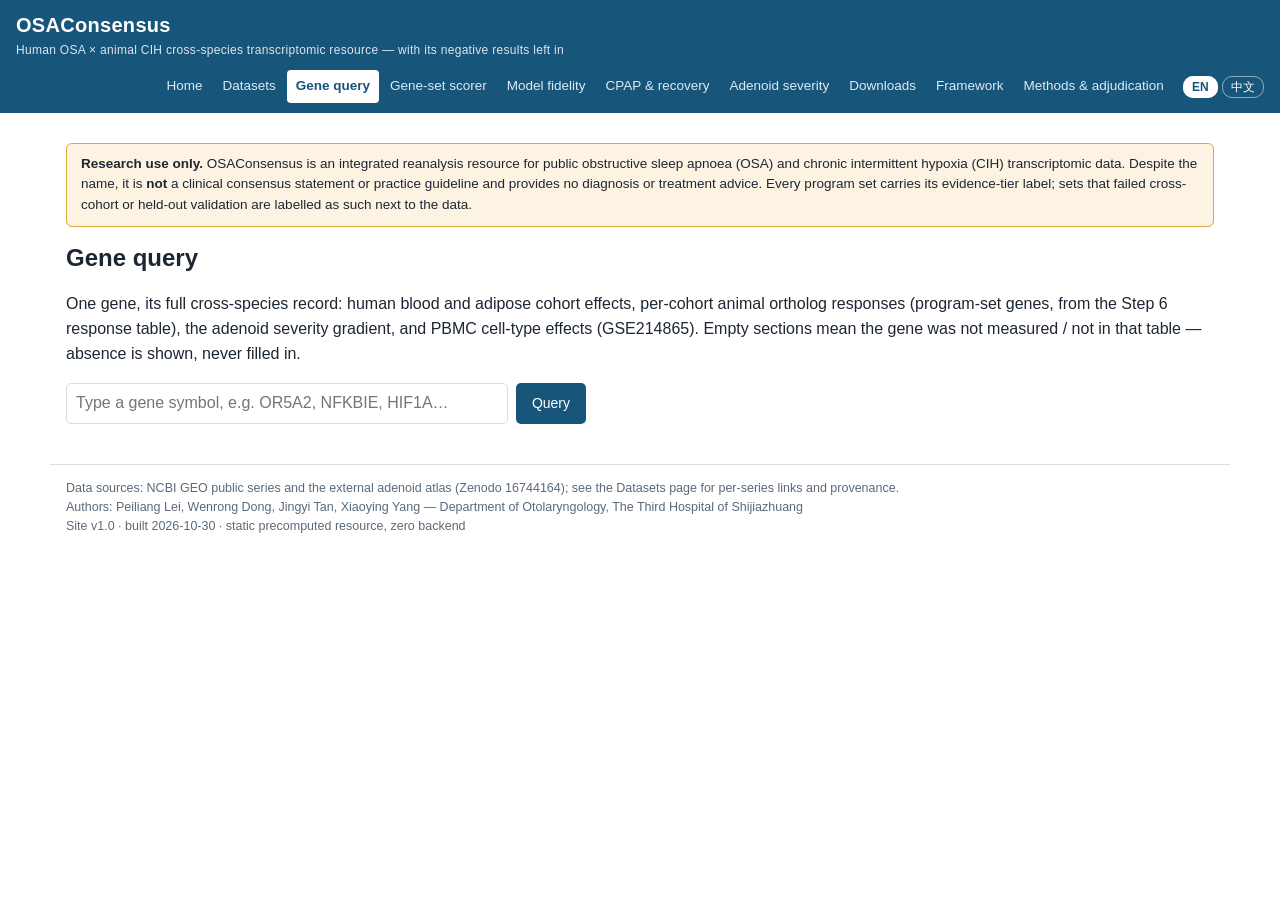
<file: gene.html>
<!DOCTYPE html>
<html lang="en">
<head>
<meta charset="utf-8">
<meta name="viewport" content="width=device-width, initial-scale=1">
<title>OSAConsensus — <span data-i18n="title_gene">Gene query</span></title>
<link rel="stylesheet" href="style.css">
</head>
<body>
<header>
  <div class="brand">OSAConsensus<small data-i18n="tagline"></small></div>
  <nav><a href="index.html" class="" data-i18n="nav_home">Home</a><a href="cohorts.html" class="" data-i18n="nav_cohorts">Datasets</a><a href="gene.html" class="cur" data-i18n="nav_gene">Gene query</a><a href="scorer.html" class="" data-i18n="nav_scorer">Gene-set scorer</a><a href="fidelity.html" class="" data-i18n="nav_fidelity">Model fidelity</a><a href="cpap.html" class="" data-i18n="nav_cpap">CPAP &amp; recovery</a><a href="adenoid.html" class="" data-i18n="nav_adenoid">Adenoid severity</a><a href="downloads.html" class="" data-i18n="nav_downloads">Downloads</a><a href="framework.html" class="" data-i18n="nav_framework">Framework</a><a href="methods.html" class="" data-i18n="nav_methods">Methods &amp; adjudication</a></nav>
  <div class="lang-toggle"><a data-lang="en" onclick="oc_setLang('en')">EN</a> <a data-lang="zh" onclick="oc_setLang('zh')">中文</a></div>
</header>
<main>
<div class="disc" data-i18n="disc"><b>Research use only.</b> OSAConsensus is an integrated reanalysis resource for public obstructive sleep apnoea (OSA) and chronic intermittent hypoxia (CIH) transcriptomic data. Despite the name, it is <b>not</b> a clinical consensus statement or practice guideline and provides no diagnosis or treatment advice. Every program set carries its evidence-tier label; sets that failed cross-cohort or held-out validation are labelled as such next to the data.</div>

<h1 data-i18n="title_gene">Gene query</h1>
<p data-i18n="gene_intro">One gene, its full cross-species record: human blood and adipose cohort effects, per-cohort animal ortholog responses (program-set genes, from the Step 6 response table), the adenoid severity gradient, and PBMC cell-type effects (GSE214865). Empty sections mean the gene was not measured / not in that table — absence is shown, never filled in.</p>
<div class="autocomplete" style="max-width:520px">
<div style="display:flex;gap:8px;align-items:stretch">
<input type="text" id="geneInput" style="flex:1" placeholder="Type a gene symbol, e.g. OR5A2, NFKBIE, HIF1A…" data-i18n-ph="gene_input_ph">
<button id="geneGo" data-i18n="gene_go">Query</button>
</div>
<div class="aclist" id="acList" style="display:none"></div>
</div>
<div id="geneOut"></div>
</main>
<footer>
<div data-i18n="foot_src">Data sources: NCBI GEO public series and the external adenoid atlas (Zenodo 16744164); see the Datasets page for per-series links and provenance.</div>
<div data-i18n="foot_auth">Authors: Peiliang Lei, Wenrong Dong, Jingyi Tan, Xiaoying Yang — Department of Otolaryngology, The Third Hospital of Shijiazhuang</div>
<div data-i18n="foot_ver">Site v1.0 · built 2026-10-30 · static precomputed resource, zero backend</div>
</footer>
<script src="gene_app.js"></script>
<script>window.OC_I18N={"nav_home": {"en": "Home", "zh": "首页"}, "nav_cohorts": {"en": "Datasets", "zh": "数据集"}, "nav_gene": {"en": "Gene query", "zh": "单基因查询"}, "nav_scorer": {"en": "Gene-set scorer", "zh": "基因集打分器"}, "nav_fidelity": {"en": "Model fidelity", "zh": "模型保真度"}, "nav_cpap": {"en": "CPAP &amp; recovery", "zh": "CPAP 与恢复臂"}, "nav_adenoid": {"en": "Adenoid severity", "zh": "腺样体严重度"}, "nav_downloads": {"en": "Downloads", "zh": "下载"}, "nav_framework": {"en": "Framework", "zh": "审计框架"}, "nav_methods": {"en": "Methods &amp; adjudication", "zh": "方法与裁定"}, "title_home": {"en": "Home", "zh": "首页"}, "title_cohorts": {"en": "Datasets", "zh": "数据集策展表"}, "title_gene": {"en": "Gene query", "zh": "单基因跨物种查询"}, "title_scorer": {"en": "Gene-set scorer", "zh": "基因集打分器"}, "title_fidelity": {"en": "Cross-species model fidelity", "zh": "跨物种模型保真度"}, "title_cpap": {"en": "CPAP reversal &amp; animal recovery arms", "zh": "CPAP 逆转与动物恢复臂"}, "title_adenoid": {"en": "Adenoid severity explorer", "zh": "腺样体严重度探索器"}, "title_downloads": {"en": "Downloads", "zh": "数据下载"}, "title_methods": {"en": "Methods &amp; adjudication", "zh": "方法与总裁定"}, "disc": {"en": "<b>Research use only.</b> OSAConsensus is an integrated reanalysis resource for public obstructive sleep apnoea (OSA) and chronic intermittent hypoxia (CIH) transcriptomic data. Despite the name, it is <b>not</b> a clinical consensus statement or practice guideline and provides no diagnosis or treatment advice. Every program set carries its evidence-tier label; sets that failed cross-cohort or held-out validation are labelled as such next to the data.", "zh": "<b>仅供研究使用。</b>OSAConsensus 是对公开阻塞性睡眠呼吸暂停（OSA）与慢性间歇低氧（CIH）转录组数据的整合再分析资源。尽管名称含“Consensus”，本站<b>不是</b>临床共识声明或诊疗指南，不提供诊断或治疗建议。每个程序集都标注其证据层级标签；未通过跨队列或留出验证的集合会在数据旁如实标注。"}, "foot_src": {"en": "Data sources: NCBI GEO public series and the external adenoid atlas (Zenodo 16744164); see the Datasets page for per-series links and provenance.", "zh": "数据来源：NCBI GEO 公开系列与外部腺样体图谱（Zenodo 16744164）；各系列链接与出处见“数据集”页。"}, "foot_auth": {"en": "Authors: Peiliang Lei, Wenrong Dong, Jingyi Tan, Xiaoying Yang — Department of Otolaryngology, The Third Hospital of Shijiazhuang", "zh": "作者：Peiliang Lei、Wenrong Dong、Jingyi Tan、Xiaoying Yang — 石家庄市第三医院耳鼻咽喉科"}, "foot_ver": {"en": "Site v1.0 · built 2026-10-30 · static precomputed resource, zero backend", "zh": "站点 v1.0 · 构建于 2026-10-30 · 静态预计算资源，零后端"}, "idx_intro": {"en": "OSAConsensus curates <b>every public human OSA transcriptomic series and animal CIH model series</b> we could verify (34 GEO series, 1,032 samples, plus one external single-cell adenoid atlas), reanalyses them under one pipeline, and asks three questions with pre-declared discipline: is there a reproducible human peripheral program, does any animal CIH model reproduce the human profile, and do the answers survive leave-one-cohort-out, permutation and held-out validation? Several headline answers are <b>negative</b> — and they are reported as results, with the receipts on this site.", "zh": "OSAConsensus 策展了<b>全部可核验的公开人类 OSA 转录组系列与动物 CIH 模型系列</b>（34 个 GEO 系列、1,032 个样本，另加一个外部单细胞腺样体图谱），在同一流程下统一再分析，并以预声明纪律回答三个问题：人类外周是否存在可复现的程序、动物 CIH 模型是否复现人类画像、这些结论能否通过留一队列、置换与留出验证？若干头条答案是<b>阴性</b>的——本站将其作为结果如实呈现，凭证俱在站内。"}, "idx_vhead": {"en": "Step 7 grand adjudication of the 22 headline conclusions (Steps 3–6)", "zh": "Step 7 对 22 条头条结论（Step 3–6）的总裁定"}, "idx_vstand": {"en": "standing", "zh": "站立"}, "idx_vdown": {"en": "downgraded", "zh": "降级"}, "idx_vrev": {"en": "revoked", "zh": "撤销"}, "idx_vnote": {"en": "18 of 22 headline conclusions stand after leave-one-cohort-out, 10,000× permutation, old-platform sensitivity and held-out validation (2 of them strengthened — H6, H21). Three were downgraded (the P283 asset claim; the mouse-hippocampus 100-gene consensus claim; the rat-lung day-7 phase claim) and one was revoked (the adipose cross-cohort consensus). The full table is on the Methods &amp; adjudication page.", "zh": "经留一队列、10,000 次置换、老平台敏感性与留出验证后，22 条头条结论中 18 条站立（其中 2 条被加强——H6、H21）。3 条降级（P283 资产口径；小鼠海马 100 基因共识口径；大鼠肺第 7 天时相），1 条撤销（脂肪跨队列共识）。全表见“方法与裁定”页。"}, "idx_h_blood": {"en": "Human blood: an absence of agreement, not a weak signal", "zh": "人类血液：无一致，而非信号太弱"}, "idx_b_blood": {"en": "Only two adult blood cohorts carry an independent OSA-vs-control contrast (GSE75097, GSE283703). Across 19,135 shared genes their logFC profiles are <b>absence of agreement</b> — the logFC point estimate is negative (Spearman ρ = −0.070; gene-label and module-block permutation p &lt; 10⁻⁴, but donor-level permutation p = 0.17 does not reject; nominal-gene concordance 44.9%, descriptively below the 50% chance level). No FDR-level cross-cohort blood consensus program exists; the tiered sets are Tier A = 0, Tier B = 1 gene, Tier C = 17 genes.", "zh": "只有两个成人血液队列带独立的 OSA 对对照对比（GSE75097、GSE283703）。在 19,135 个共有基因上，两队列的 logFC 画像<b>无一致</b>——logFC 点估计为负（Spearman ρ = −0.070；基因标签与模块块置换 p &lt; 10⁻⁴，但供体级置换 p = 0.17 不拒绝；名义基因一致率 44.9%，描述性低于 50% 随机水平）。FDR 层血液跨队列共识程序不存在；分级集合为 Tier A = 0、Tier B = 1 个基因、Tier C = 17 个基因。"}, "idx_h_p283": {"en": "P283: internally consistent, cross-cohort irreproducible", "zh": "P283：队列内自洽，跨队列不可复现"}, "idx_b_p283": {"en": "P283 (121 genes) is an <b>FDR-level program of the single cohort GSE283703</b>. Inside that cohort it is coherent (CPAP long-term reversal, CD14-monocyte localisation). In the pre-declared held-out cohort GSE293433 it <b>failed and reversed</b>: direction concordance 20/114 = 0.175, program score higher in healthy controls (Cohen's d = −1.22, 95% CI −1.68 to −0.72, label-permutation p = 0.988). It is labelled accordingly everywhere on this site and must not be cited as a validated OSA signature.", "zh": "P283（121 基因）是<b>单队列 GSE283703 的 FDR 层程序</b>。在该队列内部它是自洽的（CPAP 长期逆转、CD14 单核定位）。在预声明的留出队列 GSE293433 中它<b>未通过且方向反转</b>：方向一致率 20/114 = 0.175，程序分数在健康对照更高（Cohen's d = −1.22，95% CI −1.68 to −0.72，标签置换 p = 0.988）。本站各处均按此标注，不得将其引为已验证的 OSA 特征谱。"}, "idx_h_fat": {"en": "Adipose layer: cross-cohort consensus revoked (Step 7, item F-06)", "zh": "脂肪层：跨队列共识已撤销（Step 7，F-06 项）"}, "idx_b_fat": {"en": "The former 1,408-gene adipose Tier B set has FDR support in <b>0 of 1,408 genes</b> in the second adipose cohort (GSE38792); it rests entirely on GSE135917, whose disease contrast is a global expression shift (47.3% of genes FDR-significant, median logFC −0.134). It is presented here only as a <b>GSE135917 single-cohort set with a permanent global-shift warning</b>; its WGCNA modules are single-cohort exploratory observations.", "zh": "原 1,408 基因脂肪 Tier B 集合在第二个脂肪队列（GSE38792）中获得 FDR 支撑的基因为 <b>0/1,408</b>；它完全依赖 GSE135917，而该队列的疾病对比是全局表达平移（47.3% 基因 FDR 显著，中位 logFC −0.134）。本站仅将其呈现为<b>带永久全局平移警告的 GSE135917 单队列集</b>；其 WGCNA 模块为单队列探索性观察。"}, "idx_h_animal": {"en": "Animal layer: one labelled intersection set, one honest empty set", "zh": "动物层：一个有标签交集集，一个诚实的空集"}, "idx_b_animal": {"en": "Mouse hippocampus yields a <b>labelled double-significance intersection of 100 genes</b> (Tier A 14 + B 86) whose size lies inside its label-permutation null (100 observed vs 105.1 expected, p = 0.73) — a defined, released set, not a validated consensus; the genome-wide logFC correlation is ≈ 0, and both facts are shown together. Mouse liver, across four cohorts, has an <b>empty strict consensus</b>: the signals are real but protocol/diet-specific; a 46-gene ≥3/4 sensitivity set is provided and labelled as such. At chronic endpoints the Hallmark hypoxia ssGSEA score is paradoxically <b>down</b>, not up (score-level statement; gene-mean logFC ≈ 0).", "zh": "小鼠海马给出<b>有标签的双重显著交集 100 基因</b>（Tier A 14 + B 86），其大小处于标签置换零分布内（观测 100 vs 期望 105.1，p = 0.73）——是定义明确、已发布的集合，不是已验证共识；全基因组 logFC 相关 ≈ 0，两个事实并列展示。小鼠肝脏四个队列的<b>严格共识为空集</b>：信号真实但具方案/饮食特异性；另提供 46 基因 ≥3/4 敏感性集并如实标注。慢性终点 Hallmark 低氧 ssGSEA 分数反常地<b>下降</b>而非上升（分数层面陈述；基因平均 logFC ≈ 0）。"}, "idx_h_bridge": {"en": "Cross-species bridge: pathway fidelity is negative; acute–chronic decoupling is cross-species", "zh": "跨物种桥：通路保真度为阴性；急性–慢性脱耦跨物种成立"}, "idx_b_bridge": {"en": "Animal chronic CIH pathway profiles do <b>not</b> reproduce the human chronic OSA blood profile (per-cohort profile correlations median r = −0.43; zero of 13 cohorts agree on all four program signs; no combination reaches permutation significance — with only 4 programs the permutation space is 24, so the ranking is positional only and no model may be called “most human-like”). The human reference profile is itself weak (no program at FDR &lt; 0.05 in either backbone cohort) and is flagged wherever the ranking is shown. At the gene layer, the strongest gene-layer transfer is P283 × mouse lung GSE21409 (concordance 0.557, FDR 0.023, small magnitude). Acute-vs-chronic hypoxia decoupling holds in both species.", "zh": "动物慢性 CIH 通路画像<b>不复现</b>人类慢性 OSA 血液画像（逐队列画像相关中位 r = −0.43；13 个队列中 0 个在四个程序符号上全一致；无组合达置换显著——程序仅 4 个，置换空间只有 24 种，故排序仅有位置意义，禁止称任何模型“最像人”）。人类参照画像本身弱（两个主干队列均无程序达 FDR &lt; 0.05），排序出现处均附此警示。基因层最强的迁移是 P283 × 小鼠肺 GSE21409（一致率 0.557，FDR 0.023，幅度小）。急性与慢性低氧脱耦在两个物种均成立。"}, "idx_h_ratlung": {"en": "Rat lung day-7 phase claim: registry-level description", "zh": "大鼠肺第 7 天时相：登记层描述"}, "idx_b_ratlung": {"en": "The claim that the rat-lung response concentrates at day 7 rests entirely on a 2008 microarray platform (GSE8705). Step 7 downgraded it to a registry-level description with the platform year attached.", "zh": "“大鼠肺反应集中于第 7 天”的结论完全建立在 2008 年芯片平台（GSE8705）之上。Step 7 已将其降级为登记层描述并标注平台年代。"}, "idx_tools": {"en": "Interactive tools (all computation runs in your browser)", "zh": "交互工具（全部计算在访客浏览器内完成）"}, "idx_stats_h": {"en": "Resource at a glance", "zh": "资源概览"}, "tier_fdr_single": {"en": "FDR single-cohort", "zh": "FDR 单队列"}, "tier_nominal": {"en": "Nominal tier", "zh": "名义层"}, "tier_strict": {"en": "Labelled intersection set — at permutation null", "zh": "有标签交集集——处于置换零分布内"}, "tier_fdr_single_heldout": {"en": "FDR single-cohort — held-out NOT supported", "zh": "FDR 单队列——留出未通过"}, "tier_fat_single": {"en": "Single-cohort set (GSE135917) — global-shift warning; revoked as cross-cohort consensus", "zh": "单队列集（GSE135917）——全局平移警告；跨队列共识口径已撤销"}, "tier_sensitivity": {"en": "Sensitivity set", "zh": "敏感性集"}, "tier_revoked": {"en": "REVOKED as cross-cohort consensus — single-cohort set", "zh": "已撤销跨队列共识口径 — 单队列集"}, "tier_cohort_deg": {"en": "Cohort DEG set (FDR)", "zh": "队列差异集（FDR）"}, "tier_registry": {"en": "Registry / descriptive layer", "zh": "登记 / 描述层"}, "tier_exploratory": {"en": "Exploratory", "zh": "探索性"}, "warn_p283": {"en": "Held-out validation (Step 7, pre-declared): in GSE293433 this set was NOT SUPPORTED — it failed and reversed: concordance 0.175, program score higher in healthy controls (d = −1.22, 95% CI −1.68 to −0.72). Single-cohort evidence only.", "zh": "留出验证（Step 7，预声明）：该集合在 GSE293433 中不获支持（not supported）——未通过且方向反转：一致率 0.175，程序分数在健康对照更高（d = −1.22，95% CI −1.68 to −0.72）。仅单队列证据。"}, "warn_fat": {"en": "Global-shift warning: GSE135917's disease contrast is a global expression shift (47.3% of genes FDR-significant, median logFC −0.134). This set has FDR support in 0/1,408 genes in GSE38792 and is NOT a cross-cohort consensus (revoked in Step 7).", "zh": "全局平移警告：GSE135917 的疾病对比是全局表达平移（47.3% 基因 FDR 显著，中位 logFC −0.134）。该集合在 GSE38792 中 0/1,408 基因获 FDR 支撑，不是跨队列共识（Step 7 已撤销）。"}, "warn_fidelity": {"en": "The human reference profile is itself weak (no program at FDR &lt; 0.05 in either backbone cohort), and with 4 programs the label-permutation space is only 24 (minimum achievable one-sided p ≈ 0.042): no combination is permutation-significant. Ranks are positions only — no model is “most human-like”.", "zh": "人类参照画像本身弱（两个主干队列均无程序达 FDR &lt; 0.05）；程序仅 4 个，标签置换空间只有 24 种（单侧 p 理论下限 ≈ 0.042）：无组合达置换显著。名次仅为位置——不存在“最像人”的模型。"}, "warn_pdc": {"en": "Technical warning (Step 4 adjudication): all six genes are heat-shock family members; this endpoint set is a probable donor-processing batch artifact and is retained as a technical warning only.", "zh": "技术警告（Step 4 裁定）：6 个基因全部为热休克家族成员；该终点集很可能是供体处理批次伪迹，仅作技术警告保留。"}, "warn_ssgsea": {"en": "Score-level statement: these are ssGSEA relative-enrichment effects. At the gene-mean logFC level the same sets are ≈ 0 (Step 7, item P5) — do not read as “hypoxia genes are on average down-regulated”.", "zh": "分数层面陈述：此为 ssGSEA 相对富集效应。同一集合在基因平均 logFC 层面 ≈ 0（Step 7，P5 项）——不得读作“低氧基因平均下调”。"}, "coh_intro": {"en": "Frozen census of Step 1, downloaded and GSM-verified in Step 2 (34 GEO series + 1 external atlas; 1,032 GEO samples reconciled exactly). Layers: human CORE 11 series / 352 samples; animal strict CORE 14 / 249; animal disease-background layer 8 / 143; acute panel GSE214530 (288) always kept separate and never pooled. The external adenoid atlas (Yang et al., EMBO Mol Med 2026) is not a GEO series and is listed separately at the bottom.", "zh": "Step 1 冻结普查，Step 2 完成下载与 GSM 核验（34 个 GEO 系列 + 1 个外部图谱；1,032 个 GEO 样本逐一对账）。分层：人类 CORE 11 系列 / 352 样本；动物严格 CORE 14 / 249；动物疾病背景层 8 / 143；急性面板 GSE214530（288）始终单独成层、从不合并。外部腺样体图谱（Yang 等，EMBO Mol Med 2026）不是 GEO 系列，单列于表末。"}, "coh_adenoid_note": {"en": "External adenoid atlas — Zenodo 16744164 (Yang et al., EMBO Mol Med 2026): 23 donors (Control 4 / Mild 7 / Moderate 6 / Severe 6), 238,500 cells in the deposited packages (238,093 annotated in Step 4). Processed expression matrices only; a TCR/BCR (VDJ) component was NOT verified and is not used anywhere in this resource.", "zh": "外部腺样体图谱 — Zenodo 16744164（Yang 等，EMBO Mol Med 2026）：23 名供体（对照 4 / 轻度 7 / 中度 6 / 重度 6），沉积包共 238,500 个细胞（Step 4 注释 238,093）。仅用处理后的表达矩阵；TCR/BCR（VDJ）成分未经核验，本资源任何部分均不使用。"}, "coh_gse293433_note": {"en": "GSE293433 was held out by design through Steps 3–6 and was opened for the first time in Step 7 as the pre-declared validation set. It is now a used dataset, not an untouched hold-out.", "zh": "GSE293433 在 Step 3–6 期间按设计留出，Step 7 作为预声明验证集首次打开。现已是已使用数据集，不再是未触碰的留出集。"}, "gene_intro": {"en": "One gene, its full cross-species record: human blood and adipose cohort effects, per-cohort animal ortholog responses (program-set genes, from the Step 6 response table), the adenoid severity gradient, and PBMC cell-type effects (GSE214865). Empty sections mean the gene was not measured / not in that table — absence is shown, never filled in.", "zh": "一个基因的完整跨物种履历：人类血液与脂肪队列效应、逐队列动物同源基因响应（程序集基因，来自 Step 6 响应表）、腺样体严重度梯度、PBMC 细胞型效应（GSE214865）。空白小节表示该基因在该表中未测得/不在表内——缺失如实显示，绝不填补。"}, "gene_xs_note": {"en": "Cross-species rows exist only for genes in the Step 6 program sets (P283, NOM18, hippocampus labelled intersection set, liver sensitivity set, adenoid sets). “concordant” is relative to the human set direction.", "zh": "跨物种行仅覆盖 Step 6 程序集内的基因（P283、NOM18、海马有标签交集集、肝敏感性集、腺样体集合）。“concordant”相对于人类集合方向。"}, "gene_pbmc_note": {"en": "PBMC pseudobulk per-cell-type differential expression (OSA vs control). In Step 4, no cell type had any FDR-significant gene at donor level; values are descriptive. Program-level localisation (P283 → CD14 monocytes) is a set-level statistic, reported on the Methods page.", "zh": "PBMC 按细胞型的拟bulk差异表达（OSA 对对照）。Step 4 中所有细胞型在供体层面均无 FDR 显著基因；此为描述性数值。程序层定位（P283 → CD14 单核）是集合层统计量，见“方法与裁定”页。"}, "sco_intro": {"en": "Paste a gene list (one symbol per line; an optional second column with a logFC or direction sign enables direction-concordance testing) and score it against every program set and cohort DEG panel in the resource. Enrichment is a hypergeometric test against the panel's measured background; concordance is a binomial test on the overlapping genes with known directions on both sides. All computation runs locally in your browser; nothing is uploaded. Panels keep their Step 7 tier labels and warnings — a high score against a single-cohort or revoked-calibre panel is not cross-cohort evidence.", "zh": "粘贴基因清单（每行一个符号；可选第二列填 logFC 或方向符号，即可启用方向一致性检验），对本资源全部程序集与队列差异面板打分。富集为相对于面板实测背景的超几何检验；一致性为对双侧方向均已知的重叠基因做二项检验。全部计算在本地浏览器完成，不上传任何数据。面板保留 Step 7 层级标签与警告——对单队列或已撤销口径面板的高分不是跨队列证据。"}, "sco_method": {"en": "Method note: hypergeometric enrichment uses each panel's own measured gene universe (shown per panel). This is the same overlap logic as the Steps 3/6 concordance analyses; the permutation-strengthened adjudications in the manuscript remain the primary statistics — treat scorer p-values as screening values.", "zh": "方法注：超几何富集使用各面板自身的实测基因背景（逐面板标示）。其重叠逻辑与 Step 3/6 的一致性分析同源；稿件中经置换补强的裁定仍为主要统计——打分器 p 值请作筛查值看待。"}, "fid_intro": {"en": "Pathway-layer fidelity (Step 6, main bridge layer): each animal (tissue × duration × background) combination's four-program ssGSEA effect profile (Hypoxia, Circadian, Inflammation, Oxidative stress) is correlated with the human chronic OSA blood reference profile. Gene-layer results are reported separately and labelled as the gene layer wherever the two are shown together.", "zh": "通路层保真度（Step 6，桥的主层）：每个动物（组织 × 时长 × 背景）组合的四程序 ssGSEA 效应画像（低氧、昼夜、炎症、氧化应激）与人类慢性 OSA 血液参照画像求相关。基因层结果单独报告；两层并列处均注明层。"}, "cpap_intro": {"en": "Human CPAP reversal (program scores, pre vs post / stage) beside the only two animal recovery arms. The two sides are asymmetric by design — different metrics and denominators — and are shown for direction and return-proportion only; cross-side proportion comparison is not permitted (Step 6 ruling). Headline: consistent reversal exists only inside GSE283703 (long CPAP); pooled across designs, P283 reversal is not significant (gene-set permutation p = 0.149) — “CPAP generally reverses the program” is not supported.", "zh": "人类 CPAP 逆转（程序分数，前后/分期）与仅有的两个动物恢复臂并置。两侧按设计不对称——指标与分母不同——仅比方向与回落比例，禁止跨侧比例比较（Step 6 裁定）。头条：一致的逆转只存在于 GSE283703 内部（长期 CPAP）；跨设计合并后 P283 逆转不显著（基因集置换 p = 0.149）——“CPAP 普遍逆转程序”不成立。"}, "ade_intro": {"en": "The external adenoid atlas (23 donors, four severity grades) reanalysed in Step 4: 238,093 annotated cells, 17 cell types. The severity gradient is FDR-null at tissue level (0 trend-FDR genes; no composition shift survives correction) but nominally diffuse and real (≈3.4× chance at trend p &lt; 0.01), converging on the T-cell compartment. The nominal 720-gene program below is a nominal-tier set — never cite it at FDR calibre. The tonsil cohort GSE274855 did not replicate it (design-bounded negative: no healthy arm, CPAP+ n = 3).", "zh": "外部腺样体图谱（23 名供体，四个严重度等级）Step 4 再分析：238,093 个注释细胞、17 种细胞型。严重度梯度在组织层面 FDR 为零（趋势 FDR 基因 0 个；组成移位无一通过校正），但名义层弥漫且真实（趋势 p &lt; 0.01 约为随机的 3.4 倍），汇聚于 T 细胞区室。下方的名义 720 基因程序是名义层集合——不得以 FDR 规格引用。扁桃体队列 GSE274855 未能复现（设计限定的阴性：无健康臂，CPAP+ n = 3）。"}, "ade_cellchat": {"en": "CellChat (exploratory, pooled Control 4 vs Severe 6 donors): interaction count ≈ unchanged (2,572 vs 2,507), total strength −20% in Severe. The immune–epithelial axis is dominated by MIF–CD74, whose Severe probability drops ≈ 9× (0.00919 → 0.00098), the largest change among 40 pathways. Exploratory calibre only.", "zh": "CellChat（探索性，对照 4 对重度 6 供体合并）：互作数近似不变（2,572 对 2,507），重度总强度 −20%。免疫–上皮轴由 MIF–CD74 主导，其重度概率下降约 9 倍（0.00919 → 0.00098），为 40 条通路中最大变化。仅探索性规格。"}, "dl_intro": {"en": "All frozen tables of the resource. Program-set files carry a tier/calibre column implementing the Step 7 adjudication: check it before citing any set. The per-gene cross-species response table (24,618 rows) is the entity of the cross-species bridge.", "zh": "本资源全部冻结表。程序集文件带层级/口径列，落实 Step 7 裁定：引用任何集合前先看该列。逐基因跨物种响应表（24,618 行）是跨物种桥的实体。"}, "met_intro": {"en": "Pipeline summary per step, then the full Step 7 grand adjudication table (H1–H22) that governs the wording of every claim on this site, and the inheritance list passed to the manuscript.", "zh": "各步流程概要，随后是统辖本站全部表述口径的 Step 7 总裁定全表（H1–H22），以及传递给稿件的继承清单。"}, "met_howto": {"en": "How to cite a set from this resource: (1) use the tier label as printed; (2) P283 must be described as a GSE283703 single-cohort program with its held-out reversal attached at first mention; (3) the adipose set must be named “GSE135917 single-cohort set” with the global-shift warning; (4) pathway claims are ssGSEA-score-level statements; (5) the fidelity ranking may be quoted by position only, never as significance.", "zh": "如何引用本站集合：（1）按印出的层级标签引用；（2）P283 必须表述为 GSE283703 单队列程序，首次出现即附留出反转结果；（3）脂肪集必须命名为“GSE135917 单队列集”并附全局平移警告；（4）通路结论为 ssGSEA 分数层面陈述；（5）保真度排序只能按位置引用，永不作显著性引用。"}, "adjst_stand": {"en": "Standing", "zh": "站立"}, "adjst_standplus": {"en": "Standing — strengthened", "zh": "站立（加强）"}, "adjst_standtilde": {"en": "Standing — wording tightened", "zh": "站立（口径收紧）"}, "adjst_down": {"en": "Downgraded", "zh": "降级"}, "adjst_revoked": {"en": "Revoked", "zh": "撤销"}, "tagline": {"en": "Human OSA × animal CIH cross-species transcriptomic resource — with its negative results left in", "zh": "人类 OSA × 动物 CIH 跨物种转录组资源——阴性结果如实保留"}, "stat_series": {"en": "GEO series curated &amp; verified", "zh": "GEO 系列（策展并核验）"}, "stat_gsm": {"en": "Samples reconciled (GSM-exact)", "zh": "样本（GSM 逐一对账）"}, "stat_human": {"en": "Human CORE series / samples", "zh": "人类 CORE 系列 / 样本"}, "stat_animal": {"en": "Animal strict-CORE series / samples", "zh": "动物严格 CORE 系列 / 样本"}, "stat_adenoid": {"en": "Adenoid atlas cells annotated", "zh": "腺样体图谱注释细胞"}, "stat_pbmc": {"en": "PBMC single cells (GSE214865)", "zh": "PBMC 单细胞（GSE214865）"}, "stat_xs": {"en": "Per-gene cross-species response rows", "zh": "逐基因跨物种响应行"}, "stat_adj": {"en": "Headline conclusions adjudicated (Step 7)", "zh": "总裁定头条结论（Step 7）"}, "f_layer": {"en": "Layer", "zh": "分层"}, "f_species": {"en": "Species", "zh": "物种"}, "f_search": {"en": "Search (accession / tissue / notes)", "zh": "搜索（编号 / 组织 / 备注）"}, "coh_table_h": {"en": "Frozen curation table (Step 2 verified). Animal rows additionally show the mined CIH protocol (Step 2, per-field sourced from the original papers).", "zh": "冻结策展表（Step 2 核验）。动物行另显示挖掘到的 CIH 协议（Step 2，逐字段回原文溯源）。"}, "gene_input_ph": {"en": "Type a gene symbol, e.g. OR5A2, NFKBIE, HIF1A…", "zh": "输入基因符号，如 OR5A2、NFKBIE、HIF1A…"}, "gene_go": {"en": "Query", "zh": "查询"}};
function oc_setLang(l){if(l!=='en'&&l!=='zh')l='en';try{localStorage.setItem('oc_lang',l);}catch(e){}document.documentElement.lang=(l==='zh'?'zh-CN':'en');document.querySelectorAll('[data-i18n]').forEach(function(el){var d=window.OC_I18N[el.getAttribute('data-i18n')];if(d&&d[l]!==undefined)el.innerHTML=d[l];});document.querySelectorAll('[data-i18n-ph]').forEach(function(el){var d=window.OC_I18N[el.getAttribute('data-i18n-ph')];if(d&&d[l]!==undefined)el.setAttribute('placeholder',d[l]);});document.querySelectorAll('.lang-toggle a').forEach(function(a){a.classList.toggle('active',a.getAttribute('data-lang')===l);});if(window.OC_langChanged)window.OC_langChanged(l);}
document.addEventListener('DOMContentLoaded',function(){var l='en';try{l=localStorage.getItem('oc_lang')||'en';}catch(e){}oc_setLang(l);});</script>
</body>
</html>
</file>
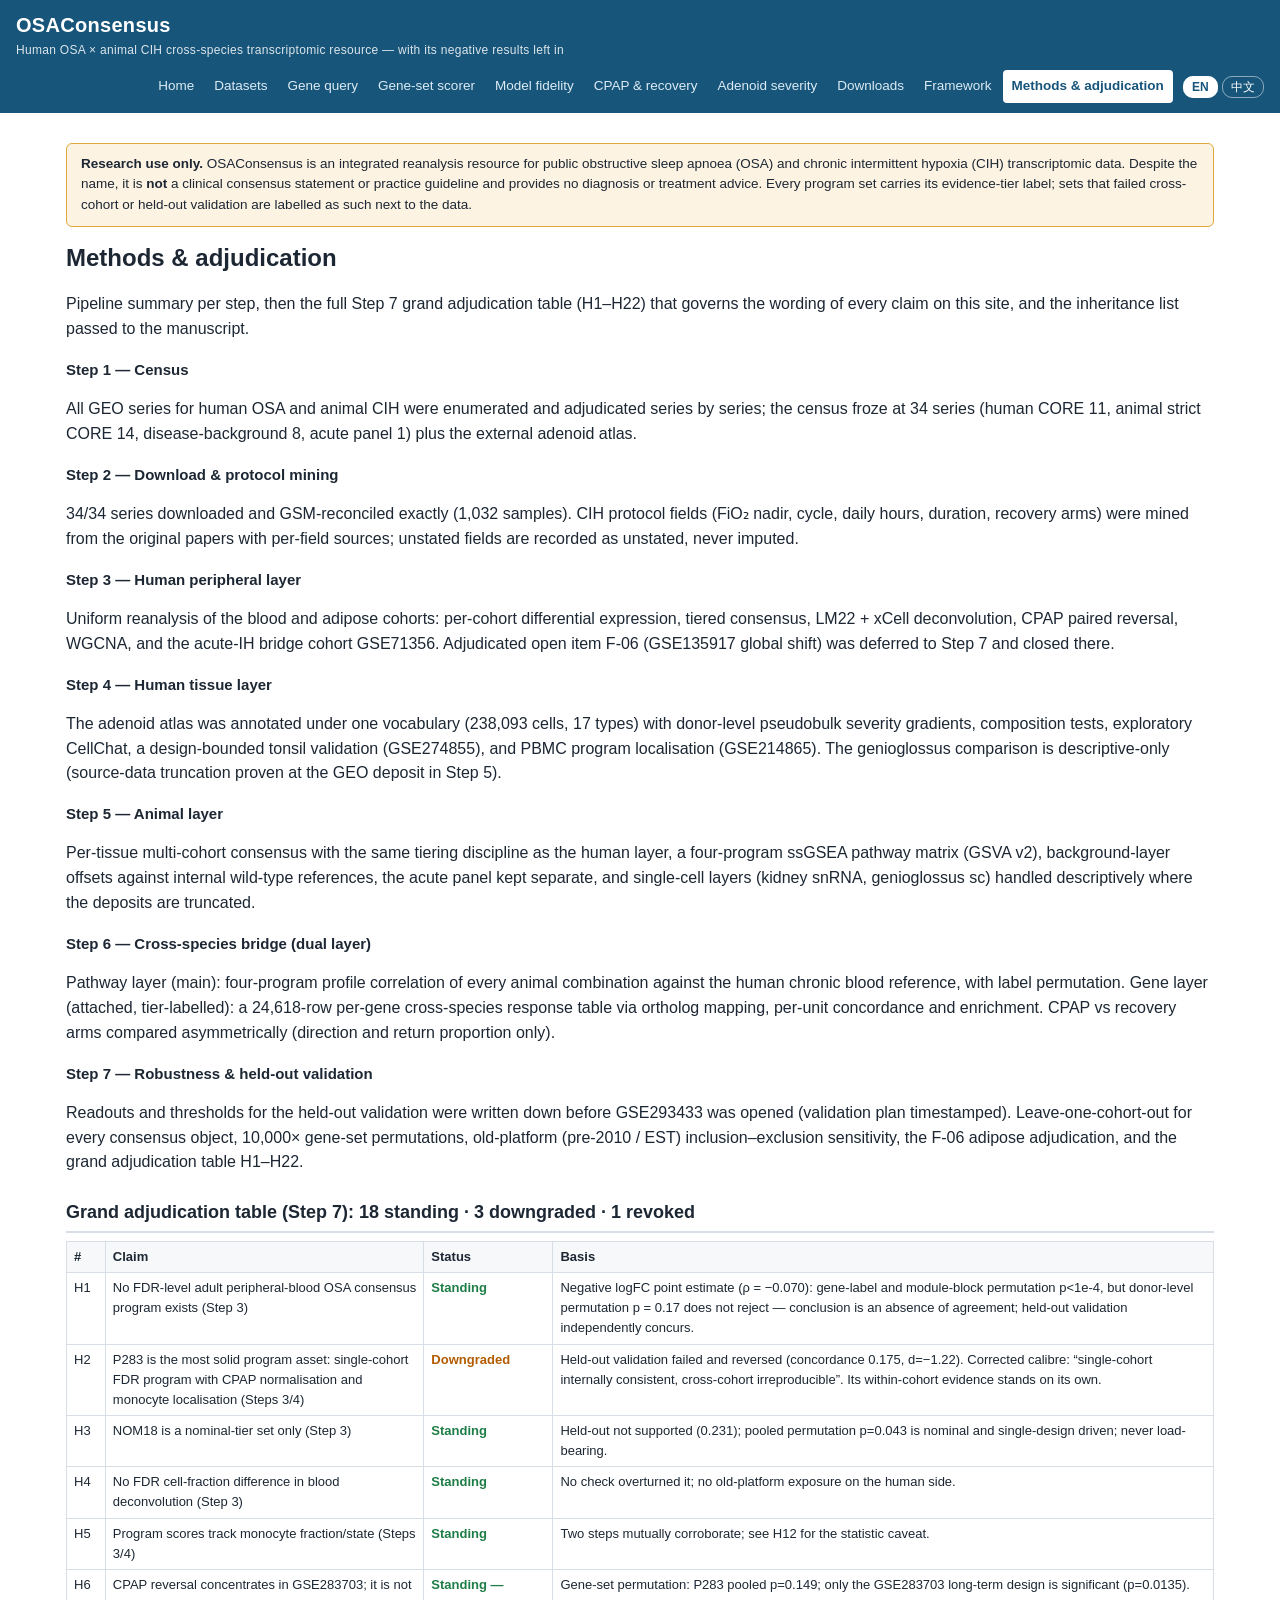
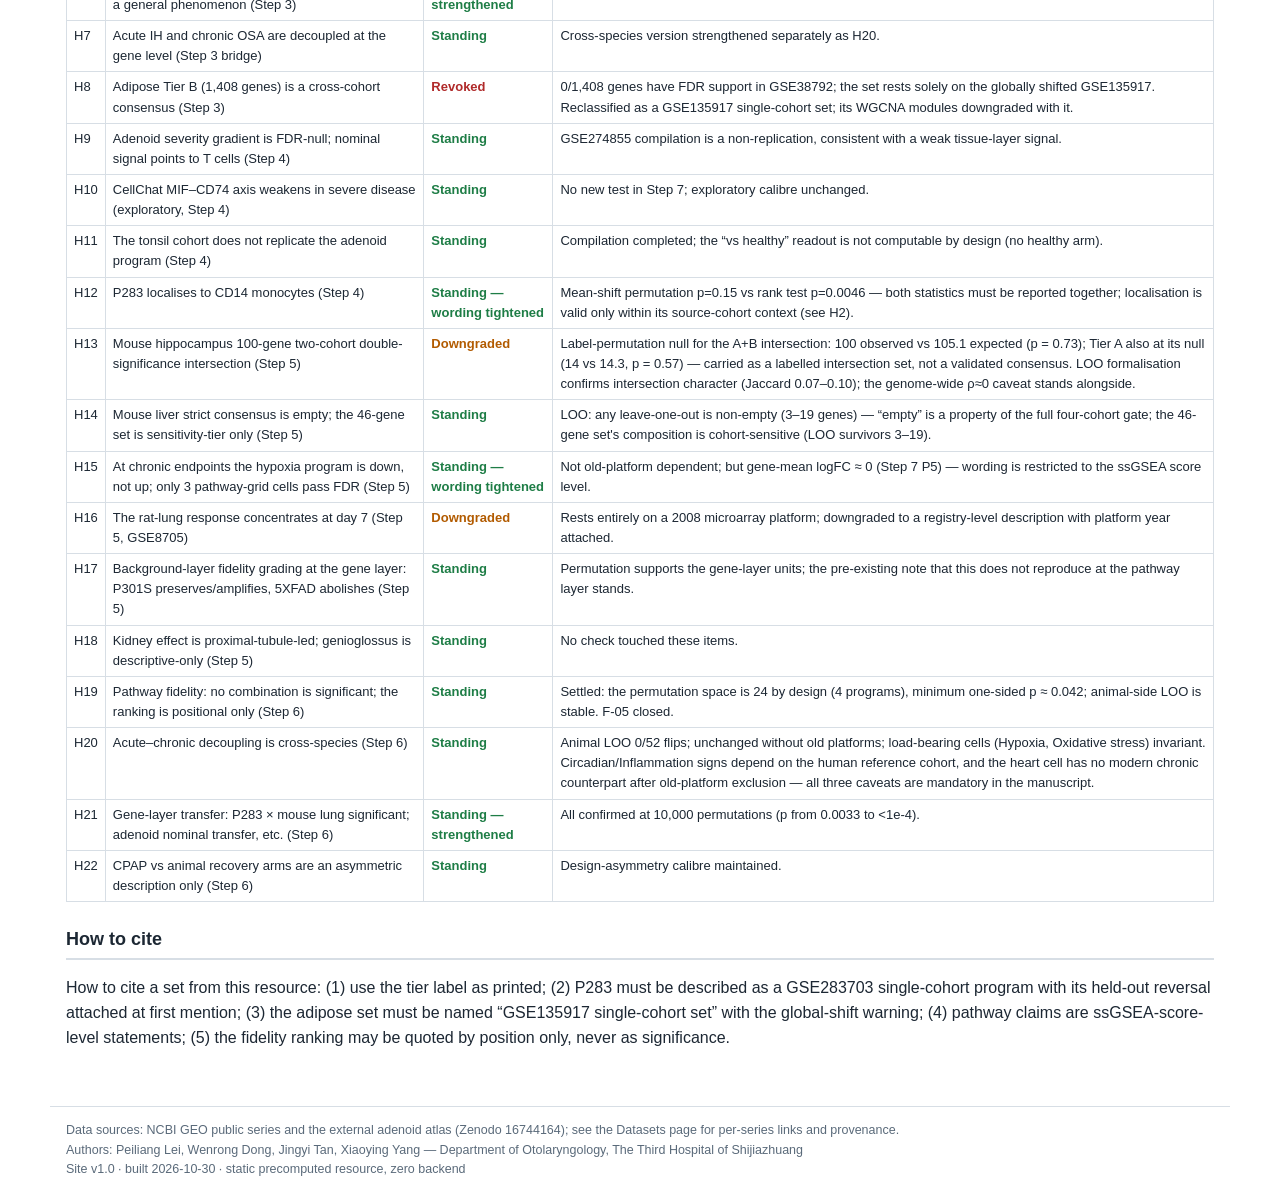
<file: methods.html>
<!DOCTYPE html>
<html lang="en">
<head>
<meta charset="utf-8">
<meta name="viewport" content="width=device-width, initial-scale=1">
<title>OSAConsensus — <span data-i18n="title_methods">Methods &amp; adjudication</span></title>
<link rel="stylesheet" href="style.css">
</head>
<body>
<header>
  <div class="brand">OSAConsensus<small data-i18n="tagline"></small></div>
  <nav><a href="index.html" class="" data-i18n="nav_home">Home</a><a href="cohorts.html" class="" data-i18n="nav_cohorts">Datasets</a><a href="gene.html" class="" data-i18n="nav_gene">Gene query</a><a href="scorer.html" class="" data-i18n="nav_scorer">Gene-set scorer</a><a href="fidelity.html" class="" data-i18n="nav_fidelity">Model fidelity</a><a href="cpap.html" class="" data-i18n="nav_cpap">CPAP &amp; recovery</a><a href="adenoid.html" class="" data-i18n="nav_adenoid">Adenoid severity</a><a href="downloads.html" class="" data-i18n="nav_downloads">Downloads</a><a href="framework.html" class="" data-i18n="nav_framework">Framework</a><a href="methods.html" class="cur" data-i18n="nav_methods">Methods &amp; adjudication</a></nav>
  <div class="lang-toggle"><a data-lang="en" onclick="oc_setLang('en')">EN</a> <a data-lang="zh" onclick="oc_setLang('zh')">中文</a></div>
</header>
<main>
<div class="disc" data-i18n="disc"><b>Research use only.</b> OSAConsensus is an integrated reanalysis resource for public obstructive sleep apnoea (OSA) and chronic intermittent hypoxia (CIH) transcriptomic data. Despite the name, it is <b>not</b> a clinical consensus statement or practice guideline and provides no diagnosis or treatment advice. Every program set carries its evidence-tier label; sets that failed cross-cohort or held-out validation are labelled as such next to the data.</div>

<h1 data-i18n="title_methods">Methods &amp; adjudication</h1>
<p data-i18n="met_intro">Pipeline summary per step, then the full Step 7 grand adjudication table (H1–H22) that governs the wording of every claim on this site, and the inheritance list passed to the manuscript.</p>
<h3 data-i18n="step_0">Step 1 — Census</h3><p data-i18n="stepb_0">All GEO series for human OSA and animal CIH were enumerated and adjudicated series by series; the census froze at 34 series (human CORE 11, animal strict CORE 14, disease-background 8, acute panel 1) plus the external adenoid atlas.</p><h3 data-i18n="step_1">Step 2 — Download & protocol mining</h3><p data-i18n="stepb_1">34/34 series downloaded and GSM-reconciled exactly (1,032 samples). CIH protocol fields (FiO₂ nadir, cycle, daily hours, duration, recovery arms) were mined from the original papers with per-field sources; unstated fields are recorded as unstated, never imputed.</p><h3 data-i18n="step_2">Step 3 — Human peripheral layer</h3><p data-i18n="stepb_2">Uniform reanalysis of the blood and adipose cohorts: per-cohort differential expression, tiered consensus, LM22 + xCell deconvolution, CPAP paired reversal, WGCNA, and the acute-IH bridge cohort GSE71356. Adjudicated open item F-06 (GSE135917 global shift) was deferred to Step 7 and closed there.</p><h3 data-i18n="step_3">Step 4 — Human tissue layer</h3><p data-i18n="stepb_3">The adenoid atlas was annotated under one vocabulary (238,093 cells, 17 types) with donor-level pseudobulk severity gradients, composition tests, exploratory CellChat, a design-bounded tonsil validation (GSE274855), and PBMC program localisation (GSE214865). The genioglossus comparison is descriptive-only (source-data truncation proven at the GEO deposit in Step 5).</p><h3 data-i18n="step_4">Step 5 — Animal layer</h3><p data-i18n="stepb_4">Per-tissue multi-cohort consensus with the same tiering discipline as the human layer, a four-program ssGSEA pathway matrix (GSVA v2), background-layer offsets against internal wild-type references, the acute panel kept separate, and single-cell layers (kidney snRNA, genioglossus sc) handled descriptively where the deposits are truncated.</p><h3 data-i18n="step_5">Step 6 — Cross-species bridge (dual layer)</h3><p data-i18n="stepb_5">Pathway layer (main): four-program profile correlation of every animal combination against the human chronic blood reference, with label permutation. Gene layer (attached, tier-labelled): a 24,618-row per-gene cross-species response table via ortholog mapping, per-unit concordance and enrichment. CPAP vs recovery arms compared asymmetrically (direction and return proportion only).</p><h3 data-i18n="step_6">Step 7 — Robustness & held-out validation</h3><p data-i18n="stepb_6">Readouts and thresholds for the held-out validation were written down before GSE293433 was opened (validation plan timestamped). Leave-one-cohort-out for every consensus object, 10,000× gene-set permutations, old-platform (pre-2010 / EST) inclusion–exclusion sensitivity, the F-06 adipose adjudication, and the grand adjudication table H1–H22.</p>
<h2 data-i18n="met_adj_h">Grand adjudication table (Step 7): 18 standing · 3 downgraded · 1 revoked</h2>
<div class="tblwrap"><table><tr><th>#</th><th>Claim</th><th>Status</th><th>Basis</th></tr><tr><td>H1</td><td data-i18n="adj_H1">No FDR-level adult peripheral-blood OSA consensus program exists (Step 3)</td><td class="stand" data-i18n="adjst_stand">Standing</td><td data-i18n="adjb_H1">Negative logFC point estimate (ρ = −0.070): gene-label and module-block permutation p<1e-4, but donor-level permutation p = 0.17 does not reject — conclusion is an absence of agreement; held-out validation independently concurs.</td></tr><tr><td>H2</td><td data-i18n="adj_H2">P283 is the most solid program asset: single-cohort FDR program with CPAP normalisation and monocyte localisation (Steps 3/4)</td><td class="down" data-i18n="adjst_down">Downgraded</td><td data-i18n="adjb_H2">Held-out validation failed and reversed (concordance 0.175, d=−1.22). Corrected calibre: “single-cohort internally consistent, cross-cohort irreproducible”. Its within-cohort evidence stands on its own.</td></tr><tr><td>H3</td><td data-i18n="adj_H3">NOM18 is a nominal-tier set only (Step 3)</td><td class="stand" data-i18n="adjst_stand">Standing</td><td data-i18n="adjb_H3">Held-out not supported (0.231); pooled permutation p=0.043 is nominal and single-design driven; never load-bearing.</td></tr><tr><td>H4</td><td data-i18n="adj_H4">No FDR cell-fraction difference in blood deconvolution (Step 3)</td><td class="stand" data-i18n="adjst_stand">Standing</td><td data-i18n="adjb_H4">No check overturned it; no old-platform exposure on the human side.</td></tr><tr><td>H5</td><td data-i18n="adj_H5">Program scores track monocyte fraction/state (Steps 3/4)</td><td class="stand" data-i18n="adjst_stand">Standing</td><td data-i18n="adjb_H5">Two steps mutually corroborate; see H12 for the statistic caveat.</td></tr><tr><td>H6</td><td data-i18n="adj_H6">CPAP reversal concentrates in GSE283703; it is not a general phenomenon (Step 3)</td><td class="stand" data-i18n="adjst_standplus">Standing — strengthened</td><td data-i18n="adjb_H6">Gene-set permutation: P283 pooled p=0.149; only the GSE283703 long-term design is significant (p=0.0135).</td></tr><tr><td>H7</td><td data-i18n="adj_H7">Acute IH and chronic OSA are decoupled at the gene level (Step 3 bridge)</td><td class="stand" data-i18n="adjst_stand">Standing</td><td data-i18n="adjb_H7">Cross-species version strengthened separately as H20.</td></tr><tr><td>H8</td><td data-i18n="adj_H8">Adipose Tier B (1,408 genes) is a cross-cohort consensus (Step 3)</td><td class="revoked" data-i18n="adjst_revoked">Revoked</td><td data-i18n="adjb_H8">0/1,408 genes have FDR support in GSE38792; the set rests solely on the globally shifted GSE135917. Reclassified as a GSE135917 single-cohort set; its WGCNA modules downgraded with it.</td></tr><tr><td>H9</td><td data-i18n="adj_H9">Adenoid severity gradient is FDR-null; nominal signal points to T cells (Step 4)</td><td class="stand" data-i18n="adjst_stand">Standing</td><td data-i18n="adjb_H9">GSE274855 compilation is a non-replication, consistent with a weak tissue-layer signal.</td></tr><tr><td>H10</td><td data-i18n="adj_H10">CellChat MIF–CD74 axis weakens in severe disease (exploratory, Step 4)</td><td class="stand" data-i18n="adjst_stand">Standing</td><td data-i18n="adjb_H10">No new test in Step 7; exploratory calibre unchanged.</td></tr><tr><td>H11</td><td data-i18n="adj_H11">The tonsil cohort does not replicate the adenoid program (Step 4)</td><td class="stand" data-i18n="adjst_stand">Standing</td><td data-i18n="adjb_H11">Compilation completed; the “vs healthy” readout is not computable by design (no healthy arm).</td></tr><tr><td>H12</td><td data-i18n="adj_H12">P283 localises to CD14 monocytes (Step 4)</td><td class="stand" data-i18n="adjst_standtilde">Standing — wording tightened</td><td data-i18n="adjb_H12">Mean-shift permutation p=0.15 vs rank test p=0.0046 — both statistics must be reported together; localisation is valid only within its source-cohort context (see H2).</td></tr><tr><td>H13</td><td data-i18n="adj_H13">Mouse hippocampus 100-gene two-cohort double-significance intersection (Step 5)</td><td class="down" data-i18n="adjst_down">Downgraded</td><td data-i18n="adjb_H13">Label-permutation null for the A+B intersection: 100 observed vs 105.1 expected (p = 0.73); Tier A also at its null (14 vs 14.3, p = 0.57) — carried as a labelled intersection set, not a validated consensus. LOO formalisation confirms intersection character (Jaccard 0.07–0.10); the genome-wide ρ≈0 caveat stands alongside.</td></tr><tr><td>H14</td><td data-i18n="adj_H14">Mouse liver strict consensus is empty; the 46-gene set is sensitivity-tier only (Step 5)</td><td class="stand" data-i18n="adjst_stand">Standing</td><td data-i18n="adjb_H14">LOO: any leave-one-out is non-empty (3–19 genes) — “empty” is a property of the full four-cohort gate; the 46-gene set's composition is cohort-sensitive (LOO survivors 3–19).</td></tr><tr><td>H15</td><td data-i18n="adj_H15">At chronic endpoints the hypoxia program is down, not up; only 3 pathway-grid cells pass FDR (Step 5)</td><td class="stand" data-i18n="adjst_standtilde">Standing — wording tightened</td><td data-i18n="adjb_H15">Not old-platform dependent; but gene-mean logFC ≈ 0 (Step 7 P5) — wording is restricted to the ssGSEA score level.</td></tr><tr><td>H16</td><td data-i18n="adj_H16">The rat-lung response concentrates at day 7 (Step 5, GSE8705)</td><td class="down" data-i18n="adjst_down">Downgraded</td><td data-i18n="adjb_H16">Rests entirely on a 2008 microarray platform; downgraded to a registry-level description with platform year attached.</td></tr><tr><td>H17</td><td data-i18n="adj_H17">Background-layer fidelity grading at the gene layer: P301S preserves/amplifies, 5XFAD abolishes (Step 5)</td><td class="stand" data-i18n="adjst_stand">Standing</td><td data-i18n="adjb_H17">Permutation supports the gene-layer units; the pre-existing note that this does not reproduce at the pathway layer stands.</td></tr><tr><td>H18</td><td data-i18n="adj_H18">Kidney effect is proximal-tubule-led; genioglossus is descriptive-only (Step 5)</td><td class="stand" data-i18n="adjst_stand">Standing</td><td data-i18n="adjb_H18">No check touched these items.</td></tr><tr><td>H19</td><td data-i18n="adj_H19">Pathway fidelity: no combination is significant; the ranking is positional only (Step 6)</td><td class="stand" data-i18n="adjst_stand">Standing</td><td data-i18n="adjb_H19">Settled: the permutation space is 24 by design (4 programs), minimum one-sided p ≈ 0.042; animal-side LOO is stable. F-05 closed.</td></tr><tr><td>H20</td><td data-i18n="adj_H20">Acute–chronic decoupling is cross-species (Step 6)</td><td class="stand" data-i18n="adjst_stand">Standing</td><td data-i18n="adjb_H20">Animal LOO 0/52 flips; unchanged without old platforms; load-bearing cells (Hypoxia, Oxidative stress) invariant. Circadian/Inflammation signs depend on the human reference cohort, and the heart cell has no modern chronic counterpart after old-platform exclusion — all three caveats are mandatory in the manuscript.</td></tr><tr><td>H21</td><td data-i18n="adj_H21">Gene-layer transfer: P283 × mouse lung significant; adenoid nominal transfer, etc. (Step 6)</td><td class="stand" data-i18n="adjst_standplus">Standing — strengthened</td><td data-i18n="adjb_H21">All confirmed at 10,000 permutations (p from 0.0033 to <1e-4).</td></tr><tr><td>H22</td><td data-i18n="adj_H22">CPAP vs animal recovery arms are an asymmetric description only (Step 6)</td><td class="stand" data-i18n="adjst_stand">Standing</td><td data-i18n="adjb_H22">Design-asymmetry calibre maintained.</td></tr></table></div>
<h2>How to cite</h2>
<p data-i18n="met_howto">How to cite a set from this resource: (1) use the tier label as printed; (2) P283 must be described as a GSE283703 single-cohort program with its held-out reversal attached at first mention; (3) the adipose set must be named “GSE135917 single-cohort set” with the global-shift warning; (4) pathway claims are ssGSEA-score-level statements; (5) the fidelity ranking may be quoted by position only, never as significance.</p>
</main>
<footer>
<div data-i18n="foot_src">Data sources: NCBI GEO public series and the external adenoid atlas (Zenodo 16744164); see the Datasets page for per-series links and provenance.</div>
<div data-i18n="foot_auth">Authors: Peiliang Lei, Wenrong Dong, Jingyi Tan, Xiaoying Yang — Department of Otolaryngology, The Third Hospital of Shijiazhuang</div>
<div data-i18n="foot_ver">Site v1.0 · built 2026-10-30 · static precomputed resource, zero backend</div>
</footer>

<script>window.OC_I18N={"nav_home": {"en": "Home", "zh": "首页"}, "nav_cohorts": {"en": "Datasets", "zh": "数据集"}, "nav_gene": {"en": "Gene query", "zh": "单基因查询"}, "nav_scorer": {"en": "Gene-set scorer", "zh": "基因集打分器"}, "nav_fidelity": {"en": "Model fidelity", "zh": "模型保真度"}, "nav_cpap": {"en": "CPAP &amp; recovery", "zh": "CPAP 与恢复臂"}, "nav_adenoid": {"en": "Adenoid severity", "zh": "腺样体严重度"}, "nav_downloads": {"en": "Downloads", "zh": "下载"}, "nav_framework": {"en": "Framework", "zh": "审计框架"}, "nav_methods": {"en": "Methods &amp; adjudication", "zh": "方法与裁定"}, "title_home": {"en": "Home", "zh": "首页"}, "title_cohorts": {"en": "Datasets", "zh": "数据集策展表"}, "title_gene": {"en": "Gene query", "zh": "单基因跨物种查询"}, "title_scorer": {"en": "Gene-set scorer", "zh": "基因集打分器"}, "title_fidelity": {"en": "Cross-species model fidelity", "zh": "跨物种模型保真度"}, "title_cpap": {"en": "CPAP reversal &amp; animal recovery arms", "zh": "CPAP 逆转与动物恢复臂"}, "title_adenoid": {"en": "Adenoid severity explorer", "zh": "腺样体严重度探索器"}, "title_downloads": {"en": "Downloads", "zh": "数据下载"}, "title_methods": {"en": "Methods &amp; adjudication", "zh": "方法与总裁定"}, "disc": {"en": "<b>Research use only.</b> OSAConsensus is an integrated reanalysis resource for public obstructive sleep apnoea (OSA) and chronic intermittent hypoxia (CIH) transcriptomic data. Despite the name, it is <b>not</b> a clinical consensus statement or practice guideline and provides no diagnosis or treatment advice. Every program set carries its evidence-tier label; sets that failed cross-cohort or held-out validation are labelled as such next to the data.", "zh": "<b>仅供研究使用。</b>OSAConsensus 是对公开阻塞性睡眠呼吸暂停（OSA）与慢性间歇低氧（CIH）转录组数据的整合再分析资源。尽管名称含“Consensus”，本站<b>不是</b>临床共识声明或诊疗指南，不提供诊断或治疗建议。每个程序集都标注其证据层级标签；未通过跨队列或留出验证的集合会在数据旁如实标注。"}, "foot_src": {"en": "Data sources: NCBI GEO public series and the external adenoid atlas (Zenodo 16744164); see the Datasets page for per-series links and provenance.", "zh": "数据来源：NCBI GEO 公开系列与外部腺样体图谱（Zenodo 16744164）；各系列链接与出处见“数据集”页。"}, "foot_auth": {"en": "Authors: Peiliang Lei, Wenrong Dong, Jingyi Tan, Xiaoying Yang — Department of Otolaryngology, The Third Hospital of Shijiazhuang", "zh": "作者：Peiliang Lei、Wenrong Dong、Jingyi Tan、Xiaoying Yang — 石家庄市第三医院耳鼻咽喉科"}, "foot_ver": {"en": "Site v1.0 · built 2026-10-30 · static precomputed resource, zero backend", "zh": "站点 v1.0 · 构建于 2026-10-30 · 静态预计算资源，零后端"}, "idx_intro": {"en": "OSAConsensus curates <b>every public human OSA transcriptomic series and animal CIH model series</b> we could verify (34 GEO series, 1,032 samples, plus one external single-cell adenoid atlas), reanalyses them under one pipeline, and asks three questions with pre-declared discipline: is there a reproducible human peripheral program, does any animal CIH model reproduce the human profile, and do the answers survive leave-one-cohort-out, permutation and held-out validation? Several headline answers are <b>negative</b> — and they are reported as results, with the receipts on this site.", "zh": "OSAConsensus 策展了<b>全部可核验的公开人类 OSA 转录组系列与动物 CIH 模型系列</b>（34 个 GEO 系列、1,032 个样本，另加一个外部单细胞腺样体图谱），在同一流程下统一再分析，并以预声明纪律回答三个问题：人类外周是否存在可复现的程序、动物 CIH 模型是否复现人类画像、这些结论能否通过留一队列、置换与留出验证？若干头条答案是<b>阴性</b>的——本站将其作为结果如实呈现，凭证俱在站内。"}, "idx_vhead": {"en": "Step 7 grand adjudication of the 22 headline conclusions (Steps 3–6)", "zh": "Step 7 对 22 条头条结论（Step 3–6）的总裁定"}, "idx_vstand": {"en": "standing", "zh": "站立"}, "idx_vdown": {"en": "downgraded", "zh": "降级"}, "idx_vrev": {"en": "revoked", "zh": "撤销"}, "idx_vnote": {"en": "18 of 22 headline conclusions stand after leave-one-cohort-out, 10,000× permutation, old-platform sensitivity and held-out validation (2 of them strengthened — H6, H21). Three were downgraded (the P283 asset claim; the mouse-hippocampus 100-gene consensus claim; the rat-lung day-7 phase claim) and one was revoked (the adipose cross-cohort consensus). The full table is on the Methods &amp; adjudication page.", "zh": "经留一队列、10,000 次置换、老平台敏感性与留出验证后，22 条头条结论中 18 条站立（其中 2 条被加强——H6、H21）。3 条降级（P283 资产口径；小鼠海马 100 基因共识口径；大鼠肺第 7 天时相），1 条撤销（脂肪跨队列共识）。全表见“方法与裁定”页。"}, "idx_h_blood": {"en": "Human blood: an absence of agreement, not a weak signal", "zh": "人类血液：无一致，而非信号太弱"}, "idx_b_blood": {"en": "Only two adult blood cohorts carry an independent OSA-vs-control contrast (GSE75097, GSE283703). Across 19,135 shared genes their logFC profiles are <b>absence of agreement</b> — the logFC point estimate is negative (Spearman ρ = −0.070; gene-label and module-block permutation p &lt; 10⁻⁴, but donor-level permutation p = 0.17 does not reject; nominal-gene concordance 44.9%, descriptively below the 50% chance level). No FDR-level cross-cohort blood consensus program exists; the tiered sets are Tier A = 0, Tier B = 1 gene, Tier C = 17 genes.", "zh": "只有两个成人血液队列带独立的 OSA 对对照对比（GSE75097、GSE283703）。在 19,135 个共有基因上，两队列的 logFC 画像<b>无一致</b>——logFC 点估计为负（Spearman ρ = −0.070；基因标签与模块块置换 p &lt; 10⁻⁴，但供体级置换 p = 0.17 不拒绝；名义基因一致率 44.9%，描述性低于 50% 随机水平）。FDR 层血液跨队列共识程序不存在；分级集合为 Tier A = 0、Tier B = 1 个基因、Tier C = 17 个基因。"}, "idx_h_p283": {"en": "P283: internally consistent, cross-cohort irreproducible", "zh": "P283：队列内自洽，跨队列不可复现"}, "idx_b_p283": {"en": "P283 (121 genes) is an <b>FDR-level program of the single cohort GSE283703</b>. Inside that cohort it is coherent (CPAP long-term reversal, CD14-monocyte localisation). In the pre-declared held-out cohort GSE293433 it <b>failed and reversed</b>: direction concordance 20/114 = 0.175, program score higher in healthy controls (Cohen's d = −1.22, 95% CI −1.68 to −0.72, label-permutation p = 0.988). It is labelled accordingly everywhere on this site and must not be cited as a validated OSA signature.", "zh": "P283（121 基因）是<b>单队列 GSE283703 的 FDR 层程序</b>。在该队列内部它是自洽的（CPAP 长期逆转、CD14 单核定位）。在预声明的留出队列 GSE293433 中它<b>未通过且方向反转</b>：方向一致率 20/114 = 0.175，程序分数在健康对照更高（Cohen's d = −1.22，95% CI −1.68 to −0.72，标签置换 p = 0.988）。本站各处均按此标注，不得将其引为已验证的 OSA 特征谱。"}, "idx_h_fat": {"en": "Adipose layer: cross-cohort consensus revoked (Step 7, item F-06)", "zh": "脂肪层：跨队列共识已撤销（Step 7，F-06 项）"}, "idx_b_fat": {"en": "The former 1,408-gene adipose Tier B set has FDR support in <b>0 of 1,408 genes</b> in the second adipose cohort (GSE38792); it rests entirely on GSE135917, whose disease contrast is a global expression shift (47.3% of genes FDR-significant, median logFC −0.134). It is presented here only as a <b>GSE135917 single-cohort set with a permanent global-shift warning</b>; its WGCNA modules are single-cohort exploratory observations.", "zh": "原 1,408 基因脂肪 Tier B 集合在第二个脂肪队列（GSE38792）中获得 FDR 支撑的基因为 <b>0/1,408</b>；它完全依赖 GSE135917，而该队列的疾病对比是全局表达平移（47.3% 基因 FDR 显著，中位 logFC −0.134）。本站仅将其呈现为<b>带永久全局平移警告的 GSE135917 单队列集</b>；其 WGCNA 模块为单队列探索性观察。"}, "idx_h_animal": {"en": "Animal layer: one labelled intersection set, one honest empty set", "zh": "动物层：一个有标签交集集，一个诚实的空集"}, "idx_b_animal": {"en": "Mouse hippocampus yields a <b>labelled double-significance intersection of 100 genes</b> (Tier A 14 + B 86) whose size lies inside its label-permutation null (100 observed vs 105.1 expected, p = 0.73) — a defined, released set, not a validated consensus; the genome-wide logFC correlation is ≈ 0, and both facts are shown together. Mouse liver, across four cohorts, has an <b>empty strict consensus</b>: the signals are real but protocol/diet-specific; a 46-gene ≥3/4 sensitivity set is provided and labelled as such. At chronic endpoints the Hallmark hypoxia ssGSEA score is paradoxically <b>down</b>, not up (score-level statement; gene-mean logFC ≈ 0).", "zh": "小鼠海马给出<b>有标签的双重显著交集 100 基因</b>（Tier A 14 + B 86），其大小处于标签置换零分布内（观测 100 vs 期望 105.1，p = 0.73）——是定义明确、已发布的集合，不是已验证共识；全基因组 logFC 相关 ≈ 0，两个事实并列展示。小鼠肝脏四个队列的<b>严格共识为空集</b>：信号真实但具方案/饮食特异性；另提供 46 基因 ≥3/4 敏感性集并如实标注。慢性终点 Hallmark 低氧 ssGSEA 分数反常地<b>下降</b>而非上升（分数层面陈述；基因平均 logFC ≈ 0）。"}, "idx_h_bridge": {"en": "Cross-species bridge: pathway fidelity is negative; acute–chronic decoupling is cross-species", "zh": "跨物种桥：通路保真度为阴性；急性–慢性脱耦跨物种成立"}, "idx_b_bridge": {"en": "Animal chronic CIH pathway profiles do <b>not</b> reproduce the human chronic OSA blood profile (per-cohort profile correlations median r = −0.43; zero of 13 cohorts agree on all four program signs; no combination reaches permutation significance — with only 4 programs the permutation space is 24, so the ranking is positional only and no model may be called “most human-like”). The human reference profile is itself weak (no program at FDR &lt; 0.05 in either backbone cohort) and is flagged wherever the ranking is shown. At the gene layer, the strongest gene-layer transfer is P283 × mouse lung GSE21409 (concordance 0.557, FDR 0.023, small magnitude). Acute-vs-chronic hypoxia decoupling holds in both species.", "zh": "动物慢性 CIH 通路画像<b>不复现</b>人类慢性 OSA 血液画像（逐队列画像相关中位 r = −0.43；13 个队列中 0 个在四个程序符号上全一致；无组合达置换显著——程序仅 4 个，置换空间只有 24 种，故排序仅有位置意义，禁止称任何模型“最像人”）。人类参照画像本身弱（两个主干队列均无程序达 FDR &lt; 0.05），排序出现处均附此警示。基因层最强的迁移是 P283 × 小鼠肺 GSE21409（一致率 0.557，FDR 0.023，幅度小）。急性与慢性低氧脱耦在两个物种均成立。"}, "idx_h_ratlung": {"en": "Rat lung day-7 phase claim: registry-level description", "zh": "大鼠肺第 7 天时相：登记层描述"}, "idx_b_ratlung": {"en": "The claim that the rat-lung response concentrates at day 7 rests entirely on a 2008 microarray platform (GSE8705). Step 7 downgraded it to a registry-level description with the platform year attached.", "zh": "“大鼠肺反应集中于第 7 天”的结论完全建立在 2008 年芯片平台（GSE8705）之上。Step 7 已将其降级为登记层描述并标注平台年代。"}, "idx_tools": {"en": "Interactive tools (all computation runs in your browser)", "zh": "交互工具（全部计算在访客浏览器内完成）"}, "idx_stats_h": {"en": "Resource at a glance", "zh": "资源概览"}, "tier_fdr_single": {"en": "FDR single-cohort", "zh": "FDR 单队列"}, "tier_nominal": {"en": "Nominal tier", "zh": "名义层"}, "tier_strict": {"en": "Labelled intersection set — at permutation null", "zh": "有标签交集集——处于置换零分布内"}, "tier_fdr_single_heldout": {"en": "FDR single-cohort — held-out NOT supported", "zh": "FDR 单队列——留出未通过"}, "tier_fat_single": {"en": "Single-cohort set (GSE135917) — global-shift warning; revoked as cross-cohort consensus", "zh": "单队列集（GSE135917）——全局平移警告；跨队列共识口径已撤销"}, "tier_sensitivity": {"en": "Sensitivity set", "zh": "敏感性集"}, "tier_revoked": {"en": "REVOKED as cross-cohort consensus — single-cohort set", "zh": "已撤销跨队列共识口径 — 单队列集"}, "tier_cohort_deg": {"en": "Cohort DEG set (FDR)", "zh": "队列差异集（FDR）"}, "tier_registry": {"en": "Registry / descriptive layer", "zh": "登记 / 描述层"}, "tier_exploratory": {"en": "Exploratory", "zh": "探索性"}, "warn_p283": {"en": "Held-out validation (Step 7, pre-declared): in GSE293433 this set was NOT SUPPORTED — it failed and reversed: concordance 0.175, program score higher in healthy controls (d = −1.22, 95% CI −1.68 to −0.72). Single-cohort evidence only.", "zh": "留出验证（Step 7，预声明）：该集合在 GSE293433 中不获支持（not supported）——未通过且方向反转：一致率 0.175，程序分数在健康对照更高（d = −1.22，95% CI −1.68 to −0.72）。仅单队列证据。"}, "warn_fat": {"en": "Global-shift warning: GSE135917's disease contrast is a global expression shift (47.3% of genes FDR-significant, median logFC −0.134). This set has FDR support in 0/1,408 genes in GSE38792 and is NOT a cross-cohort consensus (revoked in Step 7).", "zh": "全局平移警告：GSE135917 的疾病对比是全局表达平移（47.3% 基因 FDR 显著，中位 logFC −0.134）。该集合在 GSE38792 中 0/1,408 基因获 FDR 支撑，不是跨队列共识（Step 7 已撤销）。"}, "warn_fidelity": {"en": "The human reference profile is itself weak (no program at FDR &lt; 0.05 in either backbone cohort), and with 4 programs the label-permutation space is only 24 (minimum achievable one-sided p ≈ 0.042): no combination is permutation-significant. Ranks are positions only — no model is “most human-like”.", "zh": "人类参照画像本身弱（两个主干队列均无程序达 FDR &lt; 0.05）；程序仅 4 个，标签置换空间只有 24 种（单侧 p 理论下限 ≈ 0.042）：无组合达置换显著。名次仅为位置——不存在“最像人”的模型。"}, "warn_pdc": {"en": "Technical warning (Step 4 adjudication): all six genes are heat-shock family members; this endpoint set is a probable donor-processing batch artifact and is retained as a technical warning only.", "zh": "技术警告（Step 4 裁定）：6 个基因全部为热休克家族成员；该终点集很可能是供体处理批次伪迹，仅作技术警告保留。"}, "warn_ssgsea": {"en": "Score-level statement: these are ssGSEA relative-enrichment effects. At the gene-mean logFC level the same sets are ≈ 0 (Step 7, item P5) — do not read as “hypoxia genes are on average down-regulated”.", "zh": "分数层面陈述：此为 ssGSEA 相对富集效应。同一集合在基因平均 logFC 层面 ≈ 0（Step 7，P5 项）——不得读作“低氧基因平均下调”。"}, "coh_intro": {"en": "Frozen census of Step 1, downloaded and GSM-verified in Step 2 (34 GEO series + 1 external atlas; 1,032 GEO samples reconciled exactly). Layers: human CORE 11 series / 352 samples; animal strict CORE 14 / 249; animal disease-background layer 8 / 143; acute panel GSE214530 (288) always kept separate and never pooled. The external adenoid atlas (Yang et al., EMBO Mol Med 2026) is not a GEO series and is listed separately at the bottom.", "zh": "Step 1 冻结普查，Step 2 完成下载与 GSM 核验（34 个 GEO 系列 + 1 个外部图谱；1,032 个 GEO 样本逐一对账）。分层：人类 CORE 11 系列 / 352 样本；动物严格 CORE 14 / 249；动物疾病背景层 8 / 143；急性面板 GSE214530（288）始终单独成层、从不合并。外部腺样体图谱（Yang 等，EMBO Mol Med 2026）不是 GEO 系列，单列于表末。"}, "coh_adenoid_note": {"en": "External adenoid atlas — Zenodo 16744164 (Yang et al., EMBO Mol Med 2026): 23 donors (Control 4 / Mild 7 / Moderate 6 / Severe 6), 238,500 cells in the deposited packages (238,093 annotated in Step 4). Processed expression matrices only; a TCR/BCR (VDJ) component was NOT verified and is not used anywhere in this resource.", "zh": "外部腺样体图谱 — Zenodo 16744164（Yang 等，EMBO Mol Med 2026）：23 名供体（对照 4 / 轻度 7 / 中度 6 / 重度 6），沉积包共 238,500 个细胞（Step 4 注释 238,093）。仅用处理后的表达矩阵；TCR/BCR（VDJ）成分未经核验，本资源任何部分均不使用。"}, "coh_gse293433_note": {"en": "GSE293433 was held out by design through Steps 3–6 and was opened for the first time in Step 7 as the pre-declared validation set. It is now a used dataset, not an untouched hold-out.", "zh": "GSE293433 在 Step 3–6 期间按设计留出，Step 7 作为预声明验证集首次打开。现已是已使用数据集，不再是未触碰的留出集。"}, "gene_intro": {"en": "One gene, its full cross-species record: human blood and adipose cohort effects, per-cohort animal ortholog responses (program-set genes, from the Step 6 response table), the adenoid severity gradient, and PBMC cell-type effects (GSE214865). Empty sections mean the gene was not measured / not in that table — absence is shown, never filled in.", "zh": "一个基因的完整跨物种履历：人类血液与脂肪队列效应、逐队列动物同源基因响应（程序集基因，来自 Step 6 响应表）、腺样体严重度梯度、PBMC 细胞型效应（GSE214865）。空白小节表示该基因在该表中未测得/不在表内——缺失如实显示，绝不填补。"}, "gene_xs_note": {"en": "Cross-species rows exist only for genes in the Step 6 program sets (P283, NOM18, hippocampus labelled intersection set, liver sensitivity set, adenoid sets). “concordant” is relative to the human set direction.", "zh": "跨物种行仅覆盖 Step 6 程序集内的基因（P283、NOM18、海马有标签交集集、肝敏感性集、腺样体集合）。“concordant”相对于人类集合方向。"}, "gene_pbmc_note": {"en": "PBMC pseudobulk per-cell-type differential expression (OSA vs control). In Step 4, no cell type had any FDR-significant gene at donor level; values are descriptive. Program-level localisation (P283 → CD14 monocytes) is a set-level statistic, reported on the Methods page.", "zh": "PBMC 按细胞型的拟bulk差异表达（OSA 对对照）。Step 4 中所有细胞型在供体层面均无 FDR 显著基因；此为描述性数值。程序层定位（P283 → CD14 单核）是集合层统计量，见“方法与裁定”页。"}, "sco_intro": {"en": "Paste a gene list (one symbol per line; an optional second column with a logFC or direction sign enables direction-concordance testing) and score it against every program set and cohort DEG panel in the resource. Enrichment is a hypergeometric test against the panel's measured background; concordance is a binomial test on the overlapping genes with known directions on both sides. All computation runs locally in your browser; nothing is uploaded. Panels keep their Step 7 tier labels and warnings — a high score against a single-cohort or revoked-calibre panel is not cross-cohort evidence.", "zh": "粘贴基因清单（每行一个符号；可选第二列填 logFC 或方向符号，即可启用方向一致性检验），对本资源全部程序集与队列差异面板打分。富集为相对于面板实测背景的超几何检验；一致性为对双侧方向均已知的重叠基因做二项检验。全部计算在本地浏览器完成，不上传任何数据。面板保留 Step 7 层级标签与警告——对单队列或已撤销口径面板的高分不是跨队列证据。"}, "sco_method": {"en": "Method note: hypergeometric enrichment uses each panel's own measured gene universe (shown per panel). This is the same overlap logic as the Steps 3/6 concordance analyses; the permutation-strengthened adjudications in the manuscript remain the primary statistics — treat scorer p-values as screening values.", "zh": "方法注：超几何富集使用各面板自身的实测基因背景（逐面板标示）。其重叠逻辑与 Step 3/6 的一致性分析同源；稿件中经置换补强的裁定仍为主要统计——打分器 p 值请作筛查值看待。"}, "fid_intro": {"en": "Pathway-layer fidelity (Step 6, main bridge layer): each animal (tissue × duration × background) combination's four-program ssGSEA effect profile (Hypoxia, Circadian, Inflammation, Oxidative stress) is correlated with the human chronic OSA blood reference profile. Gene-layer results are reported separately and labelled as the gene layer wherever the two are shown together.", "zh": "通路层保真度（Step 6，桥的主层）：每个动物（组织 × 时长 × 背景）组合的四程序 ssGSEA 效应画像（低氧、昼夜、炎症、氧化应激）与人类慢性 OSA 血液参照画像求相关。基因层结果单独报告；两层并列处均注明层。"}, "cpap_intro": {"en": "Human CPAP reversal (program scores, pre vs post / stage) beside the only two animal recovery arms. The two sides are asymmetric by design — different metrics and denominators — and are shown for direction and return-proportion only; cross-side proportion comparison is not permitted (Step 6 ruling). Headline: consistent reversal exists only inside GSE283703 (long CPAP); pooled across designs, P283 reversal is not significant (gene-set permutation p = 0.149) — “CPAP generally reverses the program” is not supported.", "zh": "人类 CPAP 逆转（程序分数，前后/分期）与仅有的两个动物恢复臂并置。两侧按设计不对称——指标与分母不同——仅比方向与回落比例，禁止跨侧比例比较（Step 6 裁定）。头条：一致的逆转只存在于 GSE283703 内部（长期 CPAP）；跨设计合并后 P283 逆转不显著（基因集置换 p = 0.149）——“CPAP 普遍逆转程序”不成立。"}, "ade_intro": {"en": "The external adenoid atlas (23 donors, four severity grades) reanalysed in Step 4: 238,093 annotated cells, 17 cell types. The severity gradient is FDR-null at tissue level (0 trend-FDR genes; no composition shift survives correction) but nominally diffuse and real (≈3.4× chance at trend p &lt; 0.01), converging on the T-cell compartment. The nominal 720-gene program below is a nominal-tier set — never cite it at FDR calibre. The tonsil cohort GSE274855 did not replicate it (design-bounded negative: no healthy arm, CPAP+ n = 3).", "zh": "外部腺样体图谱（23 名供体，四个严重度等级）Step 4 再分析：238,093 个注释细胞、17 种细胞型。严重度梯度在组织层面 FDR 为零（趋势 FDR 基因 0 个；组成移位无一通过校正），但名义层弥漫且真实（趋势 p &lt; 0.01 约为随机的 3.4 倍），汇聚于 T 细胞区室。下方的名义 720 基因程序是名义层集合——不得以 FDR 规格引用。扁桃体队列 GSE274855 未能复现（设计限定的阴性：无健康臂，CPAP+ n = 3）。"}, "ade_cellchat": {"en": "CellChat (exploratory, pooled Control 4 vs Severe 6 donors): interaction count ≈ unchanged (2,572 vs 2,507), total strength −20% in Severe. The immune–epithelial axis is dominated by MIF–CD74, whose Severe probability drops ≈ 9× (0.00919 → 0.00098), the largest change among 40 pathways. Exploratory calibre only.", "zh": "CellChat（探索性，对照 4 对重度 6 供体合并）：互作数近似不变（2,572 对 2,507），重度总强度 −20%。免疫–上皮轴由 MIF–CD74 主导，其重度概率下降约 9 倍（0.00919 → 0.00098），为 40 条通路中最大变化。仅探索性规格。"}, "dl_intro": {"en": "All frozen tables of the resource. Program-set files carry a tier/calibre column implementing the Step 7 adjudication: check it before citing any set. The per-gene cross-species response table (24,618 rows) is the entity of the cross-species bridge.", "zh": "本资源全部冻结表。程序集文件带层级/口径列，落实 Step 7 裁定：引用任何集合前先看该列。逐基因跨物种响应表（24,618 行）是跨物种桥的实体。"}, "met_intro": {"en": "Pipeline summary per step, then the full Step 7 grand adjudication table (H1–H22) that governs the wording of every claim on this site, and the inheritance list passed to the manuscript.", "zh": "各步流程概要，随后是统辖本站全部表述口径的 Step 7 总裁定全表（H1–H22），以及传递给稿件的继承清单。"}, "met_howto": {"en": "How to cite a set from this resource: (1) use the tier label as printed; (2) P283 must be described as a GSE283703 single-cohort program with its held-out reversal attached at first mention; (3) the adipose set must be named “GSE135917 single-cohort set” with the global-shift warning; (4) pathway claims are ssGSEA-score-level statements; (5) the fidelity ranking may be quoted by position only, never as significance.", "zh": "如何引用本站集合：（1）按印出的层级标签引用；（2）P283 必须表述为 GSE283703 单队列程序，首次出现即附留出反转结果；（3）脂肪集必须命名为“GSE135917 单队列集”并附全局平移警告；（4）通路结论为 ssGSEA 分数层面陈述；（5）保真度排序只能按位置引用，永不作显著性引用。"}, "adjst_stand": {"en": "Standing", "zh": "站立"}, "adjst_standplus": {"en": "Standing — strengthened", "zh": "站立（加强）"}, "adjst_standtilde": {"en": "Standing — wording tightened", "zh": "站立（口径收紧）"}, "adjst_down": {"en": "Downgraded", "zh": "降级"}, "adjst_revoked": {"en": "Revoked", "zh": "撤销"}, "tagline": {"en": "Human OSA × animal CIH cross-species transcriptomic resource — with its negative results left in", "zh": "人类 OSA × 动物 CIH 跨物种转录组资源——阴性结果如实保留"}, "stat_series": {"en": "GEO series curated &amp; verified", "zh": "GEO 系列（策展并核验）"}, "stat_gsm": {"en": "Samples reconciled (GSM-exact)", "zh": "样本（GSM 逐一对账）"}, "stat_human": {"en": "Human CORE series / samples", "zh": "人类 CORE 系列 / 样本"}, "stat_animal": {"en": "Animal strict-CORE series / samples", "zh": "动物严格 CORE 系列 / 样本"}, "stat_adenoid": {"en": "Adenoid atlas cells annotated", "zh": "腺样体图谱注释细胞"}, "stat_pbmc": {"en": "PBMC single cells (GSE214865)", "zh": "PBMC 单细胞（GSE214865）"}, "stat_xs": {"en": "Per-gene cross-species response rows", "zh": "逐基因跨物种响应行"}, "stat_adj": {"en": "Headline conclusions adjudicated (Step 7)", "zh": "总裁定头条结论（Step 7）"}, "f_layer": {"en": "Layer", "zh": "分层"}, "f_species": {"en": "Species", "zh": "物种"}, "f_search": {"en": "Search (accession / tissue / notes)", "zh": "搜索（编号 / 组织 / 备注）"}, "coh_table_h": {"en": "Frozen curation table (Step 2 verified). Animal rows additionally show the mined CIH protocol (Step 2, per-field sourced from the original papers).", "zh": "冻结策展表（Step 2 核验）。动物行另显示挖掘到的 CIH 协议（Step 2，逐字段回原文溯源）。"}, "gene_input_ph": {"en": "Type a gene symbol, e.g. OR5A2, NFKBIE, HIF1A…", "zh": "输入基因符号，如 OR5A2、NFKBIE、HIF1A…"}, "gene_go": {"en": "Query", "zh": "查询"}, "sco_run": {"en": "Score my gene list", "zh": "对我的基因清单打分"}, "sco_example": {"en": "Load an example (P283 genes)", "zh": "载入示例（P283 基因）"}, "sco_input_h": {"en": "Your gene list — one symbol per line, optional second column = logFC or +/−", "zh": "你的基因清单——每行一个符号，可选第二列 = logFC 或 +/−"}, "dl_0": {"en": "Frozen curation table — 34 series (Step 2)", "zh": "冻结策展表 — 34 系列（Step 2）"}, "dl_1": {"en": "CIH protocol completion table with per-field sources (Step 2)", "zh": "CIH 协议补全表，逐字段出处（Step 2）"}, "dl_2": {"en": "P283 program, 121 genes, with calibre column", "zh": "P283 程序，121 基因，带口径列"}, "dl_3": {"en": "NOM18 nominal set, 18 genes", "zh": "NOM18 名义集，18 基因"}, "dl_4": {"en": "GSE135917 single-cohort set, 1,408 genes (REVOKED as cross-cohort consensus)", "zh": "GSE135917 单队列集，1,408 基因（跨队列共识口径已撤销）"}, "dl_5": {"en": "Adenoid program sets incl. NOMINAL 720 and FDR small sets (Step 4)", "zh": "腺样体程序集，含名义 720 与 FDR 小集（Step 4）"}, "dl_6": {"en": "Mouse hippocampus labelled intersection set with tiers (Step 5)", "zh": "小鼠海马有标签交集集，带层级（Step 5）"}, "dl_7": {"en": "Mouse liver ≥3/4 sensitivity set, 46 genes (Step 5)", "zh": "小鼠肝 ≥3/4 敏感性集，46 基因（Step 5）"}, "dl_8": {"en": "Per-gene cross-species response table, 24,618 rows (Step 6)", "zh": "逐基因跨物种响应表，24,618 行（Step 6）"}, "dl_9": {"en": "Pathway fidelity ranking, 20 combinations — positional only (Step 6)", "zh": "通路保真度排序，20 组合——仅位置意义（Step 6）"}, "dl_10": {"en": "Pathway concordance matrix, long form (Step 6)", "zh": "通路一致性矩阵，长表（Step 6）"}, "dl_11": {"en": "Blood gene × cohort evidence matrix, 19,135 genes (Step 3)", "zh": "血液基因 × 队列证据矩阵，19,135 基因（Step 3）"}, "dl_12": {"en": "Adipose gene × cohort evidence matrix (Step 3; see F-06 calibre file)", "zh": "脂肪基因 × 队列证据矩阵（Step 3；口径见 F-06 文件）"}, "dl_13": {"en": "Held-out validation summary — P283 & NOM18 in GSE293433 (Step 7)", "zh": "留出验证汇总 — P283 与 NOM18 在 GSE293433（Step 7）"}, "dl_14": {"en": "Held-out per-sample program scores, GSE293433 (Step 7)", "zh": "留出逐样本程序分数，GSE293433（Step 7）"}, "dl_15": {"en": "F-06 adipose corrected-calibre list (Step 7)", "zh": "F-06 脂肪修正口径清单（Step 7）"}, "dl_16": {"en": "Grand adjudication table H1–H22 (Step 7)", "zh": "总裁定表 H1–H22（Step 7）"}, "dl_warn_p283_note": {"en": "P283 download carries its calibre in-file: single-cohort FDR program; held-out validation failed and reversed (Step 7). Do not cite as a validated signature.", "zh": "P283 下载文件内带口径：单队列 FDR 程序；留出验证未通过且反转（Step 7）。不得引为已验证特征谱。"}, "step_0": {"en": "Step 1 — Census", "zh": "普查"}, "stepb_0": {"en": "All GEO series for human OSA and animal CIH were enumerated and adjudicated series by series; the census froze at 34 series (human CORE 11, animal strict CORE 14, disease-background 8, acute panel 1) plus the external adenoid atlas.", "zh": "逐个枚举并裁定 GEO 中人类 OSA 与动物 CIH 的全部系列；普查冻结为 34 个系列（人类 CORE 11、动物严格 CORE 14、疾病背景 8、急性面板 1），另加外部腺样体图谱。"}, "step_1": {"en": "Step 2 — Download & protocol mining", "zh": "下载与协议挖掘"}, "stepb_1": {"en": "34/34 series downloaded and GSM-reconciled exactly (1,032 samples). CIH protocol fields (FiO₂ nadir, cycle, daily hours, duration, recovery arms) were mined from the original papers with per-field sources; unstated fields are recorded as unstated, never imputed.", "zh": "34/34 系列下载完成且 GSM 逐一对账（1,032 样本）。CIH 协议字段（FiO₂ 谷底、循环、每日时长、总时长、恢复臂）回原文逐字段挖掘并注出处；原文未述者记为未述，绝不推断。"}, "step_2": {"en": "Step 3 — Human peripheral layer", "zh": "人类外周层"}, "stepb_2": {"en": "Uniform reanalysis of the blood and adipose cohorts: per-cohort differential expression, tiered consensus, LM22 + xCell deconvolution, CPAP paired reversal, WGCNA, and the acute-IH bridge cohort GSE71356. Adjudicated open item F-06 (GSE135917 global shift) was deferred to Step 7 and closed there.", "zh": "血液与脂肪队列统一再分析：逐队列差异表达、分级共识、LM22 + xCell 去卷积、CPAP 配对逆转、WGCNA，以及急性 IH 桥队列 GSE71356。悬置项 F-06（GSE135917 全局平移）留待 Step 7 并在该步关闭。"}, "step_3": {"en": "Step 4 — Human tissue layer", "zh": "人类组织层"}, "stepb_3": {"en": "The adenoid atlas was annotated under one vocabulary (238,093 cells, 17 types) with donor-level pseudobulk severity gradients, composition tests, exploratory CellChat, a design-bounded tonsil validation (GSE274855), and PBMC program localisation (GSE214865). The genioglossus comparison is descriptive-only (source-data truncation proven at the GEO deposit in Step 5).", "zh": "腺样体图谱以统一词表注释（238,093 细胞、17 型），做供体层拟bulk严重度梯度、组成检验、探索性 CellChat、设计限定的扁桃体验证（GSE274855）与 PBMC 程序定位（GSE214865）。颏舌肌对照仅描述层（Step 5 已证明 GEO 沉积源数据截断）。"}, "step_4": {"en": "Step 5 — Animal layer", "zh": "动物层"}, "stepb_4": {"en": "Per-tissue multi-cohort consensus with the same tiering discipline as the human layer, a four-program ssGSEA pathway matrix (GSVA v2), background-layer offsets against internal wild-type references, the acute panel kept separate, and single-cell layers (kidney snRNA, genioglossus sc) handled descriptively where the deposits are truncated.", "zh": "逐组织多队列共识，沿用人类层的同一分级纪律；四程序 ssGSEA 通路矩阵（GSVA v2）；背景层对内部野生型参照的偏移；急性面板单独成层；单细胞层（肾 snRNA、颏舌肌 sc）在沉积截断处按描述层处理。"}, "step_5": {"en": "Step 6 — Cross-species bridge (dual layer)", "zh": "跨物种桥（双层）"}, "stepb_5": {"en": "Pathway layer (main): four-program profile correlation of every animal combination against the human chronic blood reference, with label permutation. Gene layer (attached, tier-labelled): a 24,618-row per-gene cross-species response table via ortholog mapping, per-unit concordance and enrichment. CPAP vs recovery arms compared asymmetrically (direction and return proportion only).", "zh": "通路层（主）：每个动物组合的四程序画像与人类慢性血液参照求相关，附标签置换。基因层（附带，带层级标签）：经同源映射的 24,618 行逐基因跨物种响应表，逐单元一致性与富集。CPAP 与恢复臂不对称对照（仅方向与回落比例）。"}, "step_6": {"en": "Step 7 — Robustness & held-out validation", "zh": "稳健性与留出验证"}, "stepb_6": {"en": "Readouts and thresholds for the held-out validation were written down before GSE293433 was opened (validation plan timestamped). Leave-one-cohort-out for every consensus object, 10,000× gene-set permutations, old-platform (pre-2010 / EST) inclusion–exclusion sensitivity, the F-06 adipose adjudication, and the grand adjudication table H1–H22.", "zh": "留出验证的读数与门槛在打开 GSE293433 之前写定（验证计划带时间戳）。对每个共识对象做留一队列；10,000 次基因集置换；老平台（2010 年前/EST）纳入–剔除敏感性；F-06 脂肪裁决；以及总裁定表 H1–H22。"}, "adj_H1": {"en": "No FDR-level adult peripheral-blood OSA consensus program exists (Step 3)", "zh": "成人外周血不存在 FDR 层 OSA 共识程序（Step 3）"}, "adjb_H1": {"en": "Negative logFC point estimate (ρ = −0.070): gene-label and module-block permutation p<1e-4, but donor-level permutation p = 0.17 does not reject — conclusion is an absence of agreement; held-out validation independently concurs.", "zh": "logFC 为负点估计（ρ = −0.070）：基因标签与模块块置换 p<1e-4，但供体级置换 p = 0.17 不拒绝——结论为无一致；留出验证独立印证。"}, "adj_H2": {"en": "P283 is the most solid program asset: single-cohort FDR program with CPAP normalisation and monocyte localisation (Steps 3/4)", "zh": "P283 是最实的程序资产：单队列 FDR 程序，具 CPAP 正常化与单核定位（Step 3/4）"}, "adjb_H2": {"en": "Held-out validation failed and reversed (concordance 0.175, d=−1.22). Corrected calibre: “single-cohort internally consistent, cross-cohort irreproducible”. Its within-cohort evidence stands on its own.", "zh": "留出验证未通过且方向反转（一致率 0.175，d=−1.22）。修正口径：“单队列内自洽、跨队列不可复现”。其队列内证据本身站立。"}, "adj_H3": {"en": "NOM18 is a nominal-tier set only (Step 3)", "zh": "NOM18 仅为名义层集合（Step 3）"}, "adjb_H3": {"en": "Held-out not supported (0.231); pooled permutation p=0.043 is nominal and single-design driven; never load-bearing.", "zh": "留出不支持（0.231）；合并置换 p=0.043 为名义且单设计驱动；从不承重。"}, "adj_H4": {"en": "No FDR cell-fraction difference in blood deconvolution (Step 3)", "zh": "血液去卷积无 FDR 细胞分数差异（Step 3）"}, "adjb_H4": {"en": "No check overturned it; no old-platform exposure on the human side.", "zh": "五项检查无推翻；人类侧无老平台暴露。"}, "adj_H5": {"en": "Program scores track monocyte fraction/state (Steps 3/4)", "zh": "程序分数追踪单核细胞分数/状态（Step 3/4）"}, "adjb_H5": {"en": "Two steps mutually corroborate; see H12 for the statistic caveat.", "zh": "两步互证维持；统计量注记见 H12。"}, "adj_H6": {"en": "CPAP reversal concentrates in GSE283703; it is not a general phenomenon (Step 3)", "zh": "CPAP 逆转集中于 GSE283703，非普遍现象（Step 3）"}, "adjb_H6": {"en": "Gene-set permutation: P283 pooled p=0.149; only the GSE283703 long-term design is significant (p=0.0135).", "zh": "基因集置换：P283 合并 p=0.149；仅 GSE283703 长期设计显著（p=0.0135）。"}, "adj_H7": {"en": "Acute IH and chronic OSA are decoupled at the gene level (Step 3 bridge)", "zh": "急性 IH 与慢性 OSA 在基因层脱耦（Step 3 桥）"}, "adjb_H7": {"en": "Cross-species version strengthened separately as H20.", "zh": "跨物种版另行加强为 H20。"}, "adj_H8": {"en": "Adipose Tier B (1,408 genes) is a cross-cohort consensus (Step 3)", "zh": "脂肪 Tier B（1,408 基因）是跨队列共识（Step 3）"}, "adjb_H8": {"en": "0/1,408 genes have FDR support in GSE38792; the set rests solely on the globally shifted GSE135917. Reclassified as a GSE135917 single-cohort set; its WGCNA modules downgraded with it.", "zh": "0/1,408 基因在 GSE38792 有 FDR 支撑；集合只靠全局平移的 GSE135917。改判为 GSE135917 单队列集；其 WGCNA 模块连带降级。"}, "adj_H9": {"en": "Adenoid severity gradient is FDR-null; nominal signal points to T cells (Step 4)", "zh": "腺样体严重度梯度 FDR 为零、名义信号指向 T 细胞（Step 4）"}, "adjb_H9": {"en": "GSE274855 compilation is a non-replication, consistent with a weak tissue-layer signal.", "zh": "GSE274855 归集为不复现，与组织层弱信号一致。"}, "adj_H10": {"en": "CellChat MIF–CD74 axis weakens in severe disease (exploratory, Step 4)", "zh": "CellChat MIF–CD74 轴在重度减弱（探索性，Step 4）"}, "adjb_H10": {"en": "No new test in Step 7; exploratory calibre unchanged.", "zh": "本步无新检验，探索口径不变。"}, "adj_H11": {"en": "The tonsil cohort does not replicate the adenoid program (Step 4)", "zh": "扁桃体队列不复现腺样体程序（Step 4）"}, "adjb_H11": {"en": "Compilation completed; the “vs healthy” readout is not computable by design (no healthy arm).", "zh": "归集完成；“对健康”读数因无健康臂在设计上不可计算。"}, "adj_H12": {"en": "P283 localises to CD14 monocytes (Step 4)", "zh": "P283 定位于 CD14 单核（Step 4）"}, "adjb_H12": {"en": "Mean-shift permutation p=0.15 vs rank test p=0.0046 — both statistics must be reported together; localisation is valid only within its source-cohort context (see H2).", "zh": "均值移位置换 p=0.15 与秩检验 p=0.0046 须并列报告；定位仅在来源队列语境內有效（见 H2）。"}, "adj_H13": {"en": "Mouse hippocampus 100-gene two-cohort double-significance intersection (Step 5)", "zh": "小鼠海马 100 基因双队列双重显著交集（Step 5）"}, "adjb_H13": {"en": "Label-permutation null for the A+B intersection: 100 observed vs 105.1 expected (p = 0.73); Tier A also at its null (14 vs 14.3, p = 0.57) — carried as a labelled intersection set, not a validated consensus. LOO formalisation confirms intersection character (Jaccard 0.07–0.10); the genome-wide ρ≈0 caveat stands alongside.", "zh": "A+B 交集的标签置换零分布：观测 100 vs 期望 105.1（p = 0.73）；Tier A 同样处于零分布（14 vs 14.3，p = 0.57）——作为有标签交集集携带，不是已验证共识。留一形式化确认交集性质（Jaccard 0.07–0.10）；全基因组 ρ≈0 的注记并行维持。"}, "adj_H14": {"en": "Mouse liver strict consensus is empty; the 46-gene set is sensitivity-tier only (Step 5)", "zh": "小鼠肝严格共识为空；46 基因仅作敏感性集（Step 5）"}, "adjb_H14": {"en": "LOO: any leave-one-out is non-empty (3–19 genes) — “empty” is a property of the full four-cohort gate; the 46-gene set's composition is cohort-sensitive (LOO survivors 3–19).", "zh": "留一：任一留一非空（3–19）——“空”是四队列全门的性质；46 集成成分对队列构成敏感（留一存活 3–19）。"}, "adj_H15": {"en": "At chronic endpoints the hypoxia program is down, not up; only 3 pathway-grid cells pass FDR (Step 5)", "zh": "慢性终点低氧程序不升反降；通路网格仅 3 格 FDR（Step 5）"}, "adjb_H15": {"en": "Not old-platform dependent; but gene-mean logFC ≈ 0 (Step 7 P5) — wording is restricted to the ssGSEA score level.", "zh": "不依赖老平台；但基因平均 logFC ≈ 0（Step 7 P5）——表述限定为 ssGSEA 分数层面。"}, "adj_H16": {"en": "The rat-lung response concentrates at day 7 (Step 5, GSE8705)", "zh": "大鼠肺反应集中于第 7 天（Step 5，GSE8705）"}, "adjb_H16": {"en": "Rests entirely on a 2008 microarray platform; downgraded to a registry-level description with platform year attached.", "zh": "完全依赖 2008 年芯片平台；降级为登记层描述并注平台年代。"}, "adj_H17": {"en": "Background-layer fidelity grading at the gene layer: P301S preserves/amplifies, 5XFAD abolishes (Step 5)", "zh": "背景层基因层保真分级：P301S 保留/扩增、5XFAD 废除（Step 5）"}, "adjb_H17": {"en": "Permutation supports the gene-layer units; the pre-existing note that this does not reproduce at the pathway layer stands.", "zh": "置换支持基因层单元；其在通路层不复现的既有注记维持。"}, "adj_H18": {"en": "Kidney effect is proximal-tubule-led; genioglossus is descriptive-only (Step 5)", "zh": "肾脏近端小管主导效应；颏舌肌仅描述层（Step 5）"}, "adjb_H18": {"en": "No check touched these items.", "zh": "五项检查无涉。"}, "adj_H19": {"en": "Pathway fidelity: no combination is significant; the ranking is positional only (Step 6)", "zh": "通路保真度：无组合显著、排序仅位置意义（Step 6）"}, "adjb_H19": {"en": "Settled: the permutation space is 24 by design (4 programs), minimum one-sided p ≈ 0.042; animal-side LOO is stable. F-05 closed.", "zh": "定案：置换空间 24 由设计常数决定（4 程序），单侧 p 下限 ≈ 0.042；动物侧留一稳定。F-05 关闭。"}, "adj_H20": {"en": "Acute–chronic decoupling is cross-species (Step 6)", "zh": "急性–慢性脱耦跨物种成立（Step 6）"}, "adjb_H20": {"en": "Animal LOO 0/52 flips; unchanged without old platforms; load-bearing cells (Hypoxia, Oxidative stress) invariant. Circadian/Inflammation signs depend on the human reference cohort, and the heart cell has no modern chronic counterpart after old-platform exclusion — all three caveats are mandatory in the manuscript.", "zh": "动物留一 0/52 翻转；剔老平台不变；承重格（低氧、氧化）全口径不变。昼夜/炎症符号依人类参照队列而定，心脏格剔老平台后无现代慢性对应——三点注记稿件必须写入。"}, "adj_H21": {"en": "Gene-layer transfer: P283 × mouse lung significant; adenoid nominal transfer, etc. (Step 6)", "zh": "基因层迁移：P283 × 小鼠肺显著；腺样体名义迁移等（Step 6）"}, "adjb_H21": {"en": "All confirmed at 10,000 permutations (p from 0.0033 to <1e-4).", "zh": "10,000 次置换全部确认（p 自 0.0033 至 <1e-4）。"}, "adj_H22": {"en": "CPAP vs animal recovery arms are an asymmetric description only (Step 6)", "zh": "CPAP 与动物恢复臂仅作不对称描述（Step 6）"}, "adjb_H22": {"en": "Design-asymmetry calibre maintained.", "zh": "设计不对称口径维持。"}, "met_adj_h": {"en": "Grand adjudication table (Step 7): 18 standing · 3 downgraded · 1 revoked", "zh": "总裁定表（Step 7）：18 站立 · 3 降级 · 1 撤销"}};
function oc_setLang(l){if(l!=='en'&&l!=='zh')l='en';try{localStorage.setItem('oc_lang',l);}catch(e){}document.documentElement.lang=(l==='zh'?'zh-CN':'en');document.querySelectorAll('[data-i18n]').forEach(function(el){var d=window.OC_I18N[el.getAttribute('data-i18n')];if(d&&d[l]!==undefined)el.innerHTML=d[l];});document.querySelectorAll('[data-i18n-ph]').forEach(function(el){var d=window.OC_I18N[el.getAttribute('data-i18n-ph')];if(d&&d[l]!==undefined)el.setAttribute('placeholder',d[l]);});document.querySelectorAll('.lang-toggle a').forEach(function(a){a.classList.toggle('active',a.getAttribute('data-lang')===l);});if(window.OC_langChanged)window.OC_langChanged(l);}
document.addEventListener('DOMContentLoaded',function(){var l='en';try{l=localStorage.getItem('oc_lang')||'en';}catch(e){}oc_setLang(l);});</script>
</body>
</html>
</file>
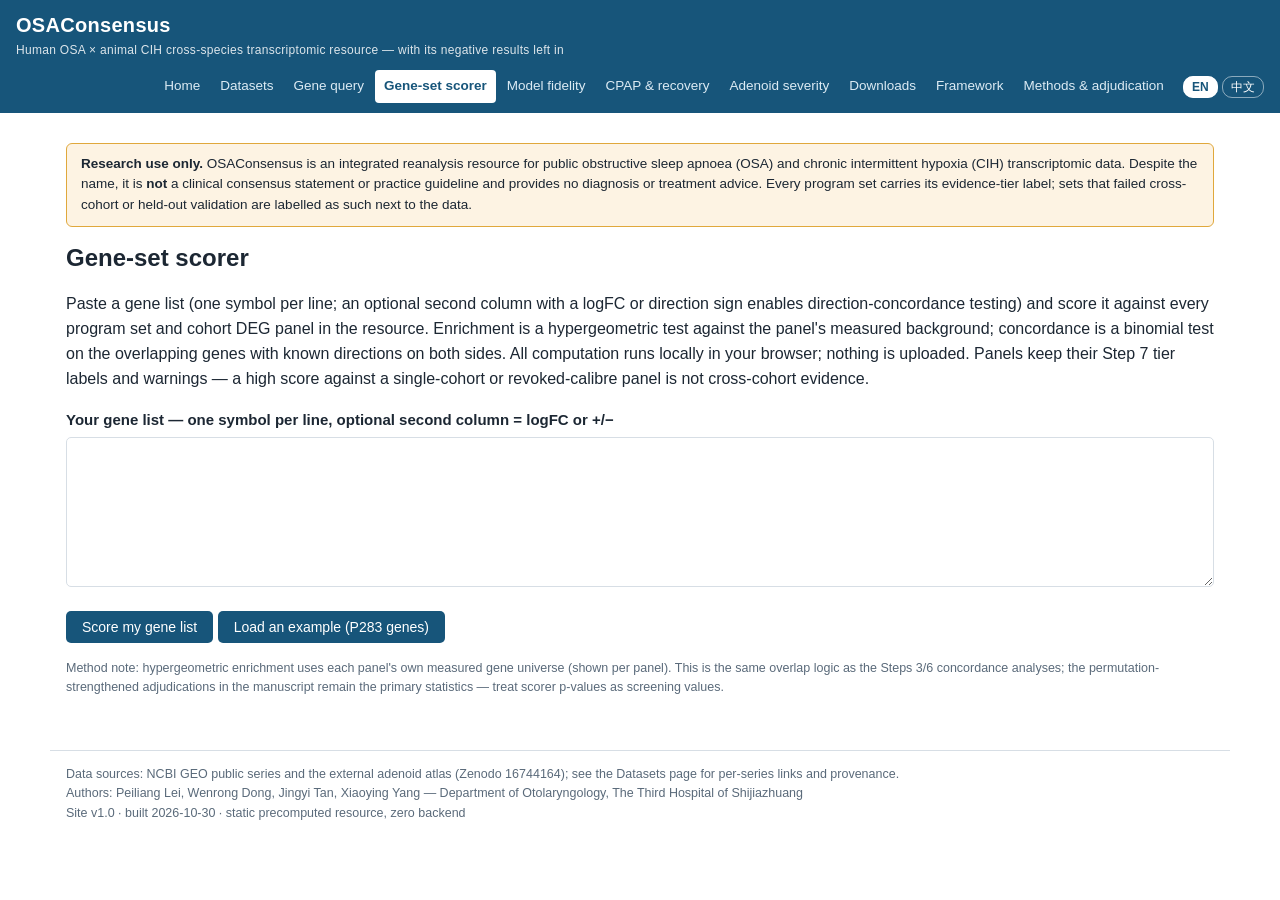
<file: scorer.html>
<!DOCTYPE html>
<html lang="en">
<head>
<meta charset="utf-8">
<meta name="viewport" content="width=device-width, initial-scale=1">
<title>OSAConsensus — <span data-i18n="title_scorer">Gene-set scorer</span></title>
<link rel="stylesheet" href="style.css">
</head>
<body>
<header>
  <div class="brand">OSAConsensus<small data-i18n="tagline"></small></div>
  <nav><a href="index.html" class="" data-i18n="nav_home">Home</a><a href="cohorts.html" class="" data-i18n="nav_cohorts">Datasets</a><a href="gene.html" class="" data-i18n="nav_gene">Gene query</a><a href="scorer.html" class="cur" data-i18n="nav_scorer">Gene-set scorer</a><a href="fidelity.html" class="" data-i18n="nav_fidelity">Model fidelity</a><a href="cpap.html" class="" data-i18n="nav_cpap">CPAP &amp; recovery</a><a href="adenoid.html" class="" data-i18n="nav_adenoid">Adenoid severity</a><a href="downloads.html" class="" data-i18n="nav_downloads">Downloads</a><a href="framework.html" class="" data-i18n="nav_framework">Framework</a><a href="methods.html" class="" data-i18n="nav_methods">Methods &amp; adjudication</a></nav>
  <div class="lang-toggle"><a data-lang="en" onclick="oc_setLang('en')">EN</a> <a data-lang="zh" onclick="oc_setLang('zh')">中文</a></div>
</header>
<main>
<div class="disc" data-i18n="disc"><b>Research use only.</b> OSAConsensus is an integrated reanalysis resource for public obstructive sleep apnoea (OSA) and chronic intermittent hypoxia (CIH) transcriptomic data. Despite the name, it is <b>not</b> a clinical consensus statement or practice guideline and provides no diagnosis or treatment advice. Every program set carries its evidence-tier label; sets that failed cross-cohort or held-out validation are labelled as such next to the data.</div>

<h1 data-i18n="title_scorer">Gene-set scorer</h1>
<p data-i18n="sco_intro">Paste a gene list (one symbol per line; an optional second column with a logFC or direction sign enables direction-concordance testing) and score it against every program set and cohort DEG panel in the resource. Enrichment is a hypergeometric test against the panel's measured background; concordance is a binomial test on the overlapping genes with known directions on both sides. All computation runs locally in your browser; nothing is uploaded. Panels keep their Step 7 tier labels and warnings — a high score against a single-cohort or revoked-calibre panel is not cross-cohort evidence.</p>
<h3 data-i18n="sco_input_h">Your gene list — one symbol per line, optional second column = logFC or +/−</h3>
<textarea id="scoInput" spellcheck="false"></textarea>
<p><button id="scoRun" data-i18n="sco_run">Score my gene list</button>
<button id="scoEx" data-i18n="sco_example">Load an example (P283 genes)</button></p>
<div id="scoOut"></div>
<p class="small" data-i18n="sco_method">Method note: hypergeometric enrichment uses each panel's own measured gene universe (shown per panel). This is the same overlap logic as the Steps 3/6 concordance analyses; the permutation-strengthened adjudications in the manuscript remain the primary statistics — treat scorer p-values as screening values.</p>
</main>
<footer>
<div data-i18n="foot_src">Data sources: NCBI GEO public series and the external adenoid atlas (Zenodo 16744164); see the Datasets page for per-series links and provenance.</div>
<div data-i18n="foot_auth">Authors: Peiliang Lei, Wenrong Dong, Jingyi Tan, Xiaoying Yang — Department of Otolaryngology, The Third Hospital of Shijiazhuang</div>
<div data-i18n="foot_ver">Site v1.0 · built 2026-10-30 · static precomputed resource, zero backend</div>
</footer>
<script src="scorer_app.js"></script>
<script>window.OC_I18N={"nav_home": {"en": "Home", "zh": "首页"}, "nav_cohorts": {"en": "Datasets", "zh": "数据集"}, "nav_gene": {"en": "Gene query", "zh": "单基因查询"}, "nav_scorer": {"en": "Gene-set scorer", "zh": "基因集打分器"}, "nav_fidelity": {"en": "Model fidelity", "zh": "模型保真度"}, "nav_cpap": {"en": "CPAP &amp; recovery", "zh": "CPAP 与恢复臂"}, "nav_adenoid": {"en": "Adenoid severity", "zh": "腺样体严重度"}, "nav_downloads": {"en": "Downloads", "zh": "下载"}, "nav_framework": {"en": "Framework", "zh": "审计框架"}, "nav_methods": {"en": "Methods &amp; adjudication", "zh": "方法与裁定"}, "title_home": {"en": "Home", "zh": "首页"}, "title_cohorts": {"en": "Datasets", "zh": "数据集策展表"}, "title_gene": {"en": "Gene query", "zh": "单基因跨物种查询"}, "title_scorer": {"en": "Gene-set scorer", "zh": "基因集打分器"}, "title_fidelity": {"en": "Cross-species model fidelity", "zh": "跨物种模型保真度"}, "title_cpap": {"en": "CPAP reversal &amp; animal recovery arms", "zh": "CPAP 逆转与动物恢复臂"}, "title_adenoid": {"en": "Adenoid severity explorer", "zh": "腺样体严重度探索器"}, "title_downloads": {"en": "Downloads", "zh": "数据下载"}, "title_methods": {"en": "Methods &amp; adjudication", "zh": "方法与总裁定"}, "disc": {"en": "<b>Research use only.</b> OSAConsensus is an integrated reanalysis resource for public obstructive sleep apnoea (OSA) and chronic intermittent hypoxia (CIH) transcriptomic data. Despite the name, it is <b>not</b> a clinical consensus statement or practice guideline and provides no diagnosis or treatment advice. Every program set carries its evidence-tier label; sets that failed cross-cohort or held-out validation are labelled as such next to the data.", "zh": "<b>仅供研究使用。</b>OSAConsensus 是对公开阻塞性睡眠呼吸暂停（OSA）与慢性间歇低氧（CIH）转录组数据的整合再分析资源。尽管名称含“Consensus”，本站<b>不是</b>临床共识声明或诊疗指南，不提供诊断或治疗建议。每个程序集都标注其证据层级标签；未通过跨队列或留出验证的集合会在数据旁如实标注。"}, "foot_src": {"en": "Data sources: NCBI GEO public series and the external adenoid atlas (Zenodo 16744164); see the Datasets page for per-series links and provenance.", "zh": "数据来源：NCBI GEO 公开系列与外部腺样体图谱（Zenodo 16744164）；各系列链接与出处见“数据集”页。"}, "foot_auth": {"en": "Authors: Peiliang Lei, Wenrong Dong, Jingyi Tan, Xiaoying Yang — Department of Otolaryngology, The Third Hospital of Shijiazhuang", "zh": "作者：Peiliang Lei、Wenrong Dong、Jingyi Tan、Xiaoying Yang — 石家庄市第三医院耳鼻咽喉科"}, "foot_ver": {"en": "Site v1.0 · built 2026-10-30 · static precomputed resource, zero backend", "zh": "站点 v1.0 · 构建于 2026-10-30 · 静态预计算资源，零后端"}, "idx_intro": {"en": "OSAConsensus curates <b>every public human OSA transcriptomic series and animal CIH model series</b> we could verify (34 GEO series, 1,032 samples, plus one external single-cell adenoid atlas), reanalyses them under one pipeline, and asks three questions with pre-declared discipline: is there a reproducible human peripheral program, does any animal CIH model reproduce the human profile, and do the answers survive leave-one-cohort-out, permutation and held-out validation? Several headline answers are <b>negative</b> — and they are reported as results, with the receipts on this site.", "zh": "OSAConsensus 策展了<b>全部可核验的公开人类 OSA 转录组系列与动物 CIH 模型系列</b>（34 个 GEO 系列、1,032 个样本，另加一个外部单细胞腺样体图谱），在同一流程下统一再分析，并以预声明纪律回答三个问题：人类外周是否存在可复现的程序、动物 CIH 模型是否复现人类画像、这些结论能否通过留一队列、置换与留出验证？若干头条答案是<b>阴性</b>的——本站将其作为结果如实呈现，凭证俱在站内。"}, "idx_vhead": {"en": "Step 7 grand adjudication of the 22 headline conclusions (Steps 3–6)", "zh": "Step 7 对 22 条头条结论（Step 3–6）的总裁定"}, "idx_vstand": {"en": "standing", "zh": "站立"}, "idx_vdown": {"en": "downgraded", "zh": "降级"}, "idx_vrev": {"en": "revoked", "zh": "撤销"}, "idx_vnote": {"en": "18 of 22 headline conclusions stand after leave-one-cohort-out, 10,000× permutation, old-platform sensitivity and held-out validation (2 of them strengthened — H6, H21). Three were downgraded (the P283 asset claim; the mouse-hippocampus 100-gene consensus claim; the rat-lung day-7 phase claim) and one was revoked (the adipose cross-cohort consensus). The full table is on the Methods &amp; adjudication page.", "zh": "经留一队列、10,000 次置换、老平台敏感性与留出验证后，22 条头条结论中 18 条站立（其中 2 条被加强——H6、H21）。3 条降级（P283 资产口径；小鼠海马 100 基因共识口径；大鼠肺第 7 天时相），1 条撤销（脂肪跨队列共识）。全表见“方法与裁定”页。"}, "idx_h_blood": {"en": "Human blood: an absence of agreement, not a weak signal", "zh": "人类血液：无一致，而非信号太弱"}, "idx_b_blood": {"en": "Only two adult blood cohorts carry an independent OSA-vs-control contrast (GSE75097, GSE283703). Across 19,135 shared genes their logFC profiles are <b>absence of agreement</b> — the logFC point estimate is negative (Spearman ρ = −0.070; gene-label and module-block permutation p &lt; 10⁻⁴, but donor-level permutation p = 0.17 does not reject; nominal-gene concordance 44.9%, descriptively below the 50% chance level). No FDR-level cross-cohort blood consensus program exists; the tiered sets are Tier A = 0, Tier B = 1 gene, Tier C = 17 genes.", "zh": "只有两个成人血液队列带独立的 OSA 对对照对比（GSE75097、GSE283703）。在 19,135 个共有基因上，两队列的 logFC 画像<b>无一致</b>——logFC 点估计为负（Spearman ρ = −0.070；基因标签与模块块置换 p &lt; 10⁻⁴，但供体级置换 p = 0.17 不拒绝；名义基因一致率 44.9%，描述性低于 50% 随机水平）。FDR 层血液跨队列共识程序不存在；分级集合为 Tier A = 0、Tier B = 1 个基因、Tier C = 17 个基因。"}, "idx_h_p283": {"en": "P283: internally consistent, cross-cohort irreproducible", "zh": "P283：队列内自洽，跨队列不可复现"}, "idx_b_p283": {"en": "P283 (121 genes) is an <b>FDR-level program of the single cohort GSE283703</b>. Inside that cohort it is coherent (CPAP long-term reversal, CD14-monocyte localisation). In the pre-declared held-out cohort GSE293433 it <b>failed and reversed</b>: direction concordance 20/114 = 0.175, program score higher in healthy controls (Cohen's d = −1.22, 95% CI −1.68 to −0.72, label-permutation p = 0.988). It is labelled accordingly everywhere on this site and must not be cited as a validated OSA signature.", "zh": "P283（121 基因）是<b>单队列 GSE283703 的 FDR 层程序</b>。在该队列内部它是自洽的（CPAP 长期逆转、CD14 单核定位）。在预声明的留出队列 GSE293433 中它<b>未通过且方向反转</b>：方向一致率 20/114 = 0.175，程序分数在健康对照更高（Cohen's d = −1.22，95% CI −1.68 to −0.72，标签置换 p = 0.988）。本站各处均按此标注，不得将其引为已验证的 OSA 特征谱。"}, "idx_h_fat": {"en": "Adipose layer: cross-cohort consensus revoked (Step 7, item F-06)", "zh": "脂肪层：跨队列共识已撤销（Step 7，F-06 项）"}, "idx_b_fat": {"en": "The former 1,408-gene adipose Tier B set has FDR support in <b>0 of 1,408 genes</b> in the second adipose cohort (GSE38792); it rests entirely on GSE135917, whose disease contrast is a global expression shift (47.3% of genes FDR-significant, median logFC −0.134). It is presented here only as a <b>GSE135917 single-cohort set with a permanent global-shift warning</b>; its WGCNA modules are single-cohort exploratory observations.", "zh": "原 1,408 基因脂肪 Tier B 集合在第二个脂肪队列（GSE38792）中获得 FDR 支撑的基因为 <b>0/1,408</b>；它完全依赖 GSE135917，而该队列的疾病对比是全局表达平移（47.3% 基因 FDR 显著，中位 logFC −0.134）。本站仅将其呈现为<b>带永久全局平移警告的 GSE135917 单队列集</b>；其 WGCNA 模块为单队列探索性观察。"}, "idx_h_animal": {"en": "Animal layer: one labelled intersection set, one honest empty set", "zh": "动物层：一个有标签交集集，一个诚实的空集"}, "idx_b_animal": {"en": "Mouse hippocampus yields a <b>labelled double-significance intersection of 100 genes</b> (Tier A 14 + B 86) whose size lies inside its label-permutation null (100 observed vs 105.1 expected, p = 0.73) — a defined, released set, not a validated consensus; the genome-wide logFC correlation is ≈ 0, and both facts are shown together. Mouse liver, across four cohorts, has an <b>empty strict consensus</b>: the signals are real but protocol/diet-specific; a 46-gene ≥3/4 sensitivity set is provided and labelled as such. At chronic endpoints the Hallmark hypoxia ssGSEA score is paradoxically <b>down</b>, not up (score-level statement; gene-mean logFC ≈ 0).", "zh": "小鼠海马给出<b>有标签的双重显著交集 100 基因</b>（Tier A 14 + B 86），其大小处于标签置换零分布内（观测 100 vs 期望 105.1，p = 0.73）——是定义明确、已发布的集合，不是已验证共识；全基因组 logFC 相关 ≈ 0，两个事实并列展示。小鼠肝脏四个队列的<b>严格共识为空集</b>：信号真实但具方案/饮食特异性；另提供 46 基因 ≥3/4 敏感性集并如实标注。慢性终点 Hallmark 低氧 ssGSEA 分数反常地<b>下降</b>而非上升（分数层面陈述；基因平均 logFC ≈ 0）。"}, "idx_h_bridge": {"en": "Cross-species bridge: pathway fidelity is negative; acute–chronic decoupling is cross-species", "zh": "跨物种桥：通路保真度为阴性；急性–慢性脱耦跨物种成立"}, "idx_b_bridge": {"en": "Animal chronic CIH pathway profiles do <b>not</b> reproduce the human chronic OSA blood profile (per-cohort profile correlations median r = −0.43; zero of 13 cohorts agree on all four program signs; no combination reaches permutation significance — with only 4 programs the permutation space is 24, so the ranking is positional only and no model may be called “most human-like”). The human reference profile is itself weak (no program at FDR &lt; 0.05 in either backbone cohort) and is flagged wherever the ranking is shown. At the gene layer, the strongest gene-layer transfer is P283 × mouse lung GSE21409 (concordance 0.557, FDR 0.023, small magnitude). Acute-vs-chronic hypoxia decoupling holds in both species.", "zh": "动物慢性 CIH 通路画像<b>不复现</b>人类慢性 OSA 血液画像（逐队列画像相关中位 r = −0.43；13 个队列中 0 个在四个程序符号上全一致；无组合达置换显著——程序仅 4 个，置换空间只有 24 种，故排序仅有位置意义，禁止称任何模型“最像人”）。人类参照画像本身弱（两个主干队列均无程序达 FDR &lt; 0.05），排序出现处均附此警示。基因层最强的迁移是 P283 × 小鼠肺 GSE21409（一致率 0.557，FDR 0.023，幅度小）。急性与慢性低氧脱耦在两个物种均成立。"}, "idx_h_ratlung": {"en": "Rat lung day-7 phase claim: registry-level description", "zh": "大鼠肺第 7 天时相：登记层描述"}, "idx_b_ratlung": {"en": "The claim that the rat-lung response concentrates at day 7 rests entirely on a 2008 microarray platform (GSE8705). Step 7 downgraded it to a registry-level description with the platform year attached.", "zh": "“大鼠肺反应集中于第 7 天”的结论完全建立在 2008 年芯片平台（GSE8705）之上。Step 7 已将其降级为登记层描述并标注平台年代。"}, "idx_tools": {"en": "Interactive tools (all computation runs in your browser)", "zh": "交互工具（全部计算在访客浏览器内完成）"}, "idx_stats_h": {"en": "Resource at a glance", "zh": "资源概览"}, "tier_fdr_single": {"en": "FDR single-cohort", "zh": "FDR 单队列"}, "tier_nominal": {"en": "Nominal tier", "zh": "名义层"}, "tier_strict": {"en": "Labelled intersection set — at permutation null", "zh": "有标签交集集——处于置换零分布内"}, "tier_fdr_single_heldout": {"en": "FDR single-cohort — held-out NOT supported", "zh": "FDR 单队列——留出未通过"}, "tier_fat_single": {"en": "Single-cohort set (GSE135917) — global-shift warning; revoked as cross-cohort consensus", "zh": "单队列集（GSE135917）——全局平移警告；跨队列共识口径已撤销"}, "tier_sensitivity": {"en": "Sensitivity set", "zh": "敏感性集"}, "tier_revoked": {"en": "REVOKED as cross-cohort consensus — single-cohort set", "zh": "已撤销跨队列共识口径 — 单队列集"}, "tier_cohort_deg": {"en": "Cohort DEG set (FDR)", "zh": "队列差异集（FDR）"}, "tier_registry": {"en": "Registry / descriptive layer", "zh": "登记 / 描述层"}, "tier_exploratory": {"en": "Exploratory", "zh": "探索性"}, "warn_p283": {"en": "Held-out validation (Step 7, pre-declared): in GSE293433 this set was NOT SUPPORTED — it failed and reversed: concordance 0.175, program score higher in healthy controls (d = −1.22, 95% CI −1.68 to −0.72). Single-cohort evidence only.", "zh": "留出验证（Step 7，预声明）：该集合在 GSE293433 中不获支持（not supported）——未通过且方向反转：一致率 0.175，程序分数在健康对照更高（d = −1.22，95% CI −1.68 to −0.72）。仅单队列证据。"}, "warn_fat": {"en": "Global-shift warning: GSE135917's disease contrast is a global expression shift (47.3% of genes FDR-significant, median logFC −0.134). This set has FDR support in 0/1,408 genes in GSE38792 and is NOT a cross-cohort consensus (revoked in Step 7).", "zh": "全局平移警告：GSE135917 的疾病对比是全局表达平移（47.3% 基因 FDR 显著，中位 logFC −0.134）。该集合在 GSE38792 中 0/1,408 基因获 FDR 支撑，不是跨队列共识（Step 7 已撤销）。"}, "warn_fidelity": {"en": "The human reference profile is itself weak (no program at FDR &lt; 0.05 in either backbone cohort), and with 4 programs the label-permutation space is only 24 (minimum achievable one-sided p ≈ 0.042): no combination is permutation-significant. Ranks are positions only — no model is “most human-like”.", "zh": "人类参照画像本身弱（两个主干队列均无程序达 FDR &lt; 0.05）；程序仅 4 个，标签置换空间只有 24 种（单侧 p 理论下限 ≈ 0.042）：无组合达置换显著。名次仅为位置——不存在“最像人”的模型。"}, "warn_pdc": {"en": "Technical warning (Step 4 adjudication): all six genes are heat-shock family members; this endpoint set is a probable donor-processing batch artifact and is retained as a technical warning only.", "zh": "技术警告（Step 4 裁定）：6 个基因全部为热休克家族成员；该终点集很可能是供体处理批次伪迹，仅作技术警告保留。"}, "warn_ssgsea": {"en": "Score-level statement: these are ssGSEA relative-enrichment effects. At the gene-mean logFC level the same sets are ≈ 0 (Step 7, item P5) — do not read as “hypoxia genes are on average down-regulated”.", "zh": "分数层面陈述：此为 ssGSEA 相对富集效应。同一集合在基因平均 logFC 层面 ≈ 0（Step 7，P5 项）——不得读作“低氧基因平均下调”。"}, "coh_intro": {"en": "Frozen census of Step 1, downloaded and GSM-verified in Step 2 (34 GEO series + 1 external atlas; 1,032 GEO samples reconciled exactly). Layers: human CORE 11 series / 352 samples; animal strict CORE 14 / 249; animal disease-background layer 8 / 143; acute panel GSE214530 (288) always kept separate and never pooled. The external adenoid atlas (Yang et al., EMBO Mol Med 2026) is not a GEO series and is listed separately at the bottom.", "zh": "Step 1 冻结普查，Step 2 完成下载与 GSM 核验（34 个 GEO 系列 + 1 个外部图谱；1,032 个 GEO 样本逐一对账）。分层：人类 CORE 11 系列 / 352 样本；动物严格 CORE 14 / 249；动物疾病背景层 8 / 143；急性面板 GSE214530（288）始终单独成层、从不合并。外部腺样体图谱（Yang 等，EMBO Mol Med 2026）不是 GEO 系列，单列于表末。"}, "coh_adenoid_note": {"en": "External adenoid atlas — Zenodo 16744164 (Yang et al., EMBO Mol Med 2026): 23 donors (Control 4 / Mild 7 / Moderate 6 / Severe 6), 238,500 cells in the deposited packages (238,093 annotated in Step 4). Processed expression matrices only; a TCR/BCR (VDJ) component was NOT verified and is not used anywhere in this resource.", "zh": "外部腺样体图谱 — Zenodo 16744164（Yang 等，EMBO Mol Med 2026）：23 名供体（对照 4 / 轻度 7 / 中度 6 / 重度 6），沉积包共 238,500 个细胞（Step 4 注释 238,093）。仅用处理后的表达矩阵；TCR/BCR（VDJ）成分未经核验，本资源任何部分均不使用。"}, "coh_gse293433_note": {"en": "GSE293433 was held out by design through Steps 3–6 and was opened for the first time in Step 7 as the pre-declared validation set. It is now a used dataset, not an untouched hold-out.", "zh": "GSE293433 在 Step 3–6 期间按设计留出，Step 7 作为预声明验证集首次打开。现已是已使用数据集，不再是未触碰的留出集。"}, "gene_intro": {"en": "One gene, its full cross-species record: human blood and adipose cohort effects, per-cohort animal ortholog responses (program-set genes, from the Step 6 response table), the adenoid severity gradient, and PBMC cell-type effects (GSE214865). Empty sections mean the gene was not measured / not in that table — absence is shown, never filled in.", "zh": "一个基因的完整跨物种履历：人类血液与脂肪队列效应、逐队列动物同源基因响应（程序集基因，来自 Step 6 响应表）、腺样体严重度梯度、PBMC 细胞型效应（GSE214865）。空白小节表示该基因在该表中未测得/不在表内——缺失如实显示，绝不填补。"}, "gene_xs_note": {"en": "Cross-species rows exist only for genes in the Step 6 program sets (P283, NOM18, hippocampus labelled intersection set, liver sensitivity set, adenoid sets). “concordant” is relative to the human set direction.", "zh": "跨物种行仅覆盖 Step 6 程序集内的基因（P283、NOM18、海马有标签交集集、肝敏感性集、腺样体集合）。“concordant”相对于人类集合方向。"}, "gene_pbmc_note": {"en": "PBMC pseudobulk per-cell-type differential expression (OSA vs control). In Step 4, no cell type had any FDR-significant gene at donor level; values are descriptive. Program-level localisation (P283 → CD14 monocytes) is a set-level statistic, reported on the Methods page.", "zh": "PBMC 按细胞型的拟bulk差异表达（OSA 对对照）。Step 4 中所有细胞型在供体层面均无 FDR 显著基因；此为描述性数值。程序层定位（P283 → CD14 单核）是集合层统计量，见“方法与裁定”页。"}, "sco_intro": {"en": "Paste a gene list (one symbol per line; an optional second column with a logFC or direction sign enables direction-concordance testing) and score it against every program set and cohort DEG panel in the resource. Enrichment is a hypergeometric test against the panel's measured background; concordance is a binomial test on the overlapping genes with known directions on both sides. All computation runs locally in your browser; nothing is uploaded. Panels keep their Step 7 tier labels and warnings — a high score against a single-cohort or revoked-calibre panel is not cross-cohort evidence.", "zh": "粘贴基因清单（每行一个符号；可选第二列填 logFC 或方向符号，即可启用方向一致性检验），对本资源全部程序集与队列差异面板打分。富集为相对于面板实测背景的超几何检验；一致性为对双侧方向均已知的重叠基因做二项检验。全部计算在本地浏览器完成，不上传任何数据。面板保留 Step 7 层级标签与警告——对单队列或已撤销口径面板的高分不是跨队列证据。"}, "sco_method": {"en": "Method note: hypergeometric enrichment uses each panel's own measured gene universe (shown per panel). This is the same overlap logic as the Steps 3/6 concordance analyses; the permutation-strengthened adjudications in the manuscript remain the primary statistics — treat scorer p-values as screening values.", "zh": "方法注：超几何富集使用各面板自身的实测基因背景（逐面板标示）。其重叠逻辑与 Step 3/6 的一致性分析同源；稿件中经置换补强的裁定仍为主要统计——打分器 p 值请作筛查值看待。"}, "fid_intro": {"en": "Pathway-layer fidelity (Step 6, main bridge layer): each animal (tissue × duration × background) combination's four-program ssGSEA effect profile (Hypoxia, Circadian, Inflammation, Oxidative stress) is correlated with the human chronic OSA blood reference profile. Gene-layer results are reported separately and labelled as the gene layer wherever the two are shown together.", "zh": "通路层保真度（Step 6，桥的主层）：每个动物（组织 × 时长 × 背景）组合的四程序 ssGSEA 效应画像（低氧、昼夜、炎症、氧化应激）与人类慢性 OSA 血液参照画像求相关。基因层结果单独报告；两层并列处均注明层。"}, "cpap_intro": {"en": "Human CPAP reversal (program scores, pre vs post / stage) beside the only two animal recovery arms. The two sides are asymmetric by design — different metrics and denominators — and are shown for direction and return-proportion only; cross-side proportion comparison is not permitted (Step 6 ruling). Headline: consistent reversal exists only inside GSE283703 (long CPAP); pooled across designs, P283 reversal is not significant (gene-set permutation p = 0.149) — “CPAP generally reverses the program” is not supported.", "zh": "人类 CPAP 逆转（程序分数，前后/分期）与仅有的两个动物恢复臂并置。两侧按设计不对称——指标与分母不同——仅比方向与回落比例，禁止跨侧比例比较（Step 6 裁定）。头条：一致的逆转只存在于 GSE283703 内部（长期 CPAP）；跨设计合并后 P283 逆转不显著（基因集置换 p = 0.149）——“CPAP 普遍逆转程序”不成立。"}, "ade_intro": {"en": "The external adenoid atlas (23 donors, four severity grades) reanalysed in Step 4: 238,093 annotated cells, 17 cell types. The severity gradient is FDR-null at tissue level (0 trend-FDR genes; no composition shift survives correction) but nominally diffuse and real (≈3.4× chance at trend p &lt; 0.01), converging on the T-cell compartment. The nominal 720-gene program below is a nominal-tier set — never cite it at FDR calibre. The tonsil cohort GSE274855 did not replicate it (design-bounded negative: no healthy arm, CPAP+ n = 3).", "zh": "外部腺样体图谱（23 名供体，四个严重度等级）Step 4 再分析：238,093 个注释细胞、17 种细胞型。严重度梯度在组织层面 FDR 为零（趋势 FDR 基因 0 个；组成移位无一通过校正），但名义层弥漫且真实（趋势 p &lt; 0.01 约为随机的 3.4 倍），汇聚于 T 细胞区室。下方的名义 720 基因程序是名义层集合——不得以 FDR 规格引用。扁桃体队列 GSE274855 未能复现（设计限定的阴性：无健康臂，CPAP+ n = 3）。"}, "ade_cellchat": {"en": "CellChat (exploratory, pooled Control 4 vs Severe 6 donors): interaction count ≈ unchanged (2,572 vs 2,507), total strength −20% in Severe. The immune–epithelial axis is dominated by MIF–CD74, whose Severe probability drops ≈ 9× (0.00919 → 0.00098), the largest change among 40 pathways. Exploratory calibre only.", "zh": "CellChat（探索性，对照 4 对重度 6 供体合并）：互作数近似不变（2,572 对 2,507），重度总强度 −20%。免疫–上皮轴由 MIF–CD74 主导，其重度概率下降约 9 倍（0.00919 → 0.00098），为 40 条通路中最大变化。仅探索性规格。"}, "dl_intro": {"en": "All frozen tables of the resource. Program-set files carry a tier/calibre column implementing the Step 7 adjudication: check it before citing any set. The per-gene cross-species response table (24,618 rows) is the entity of the cross-species bridge.", "zh": "本资源全部冻结表。程序集文件带层级/口径列，落实 Step 7 裁定：引用任何集合前先看该列。逐基因跨物种响应表（24,618 行）是跨物种桥的实体。"}, "met_intro": {"en": "Pipeline summary per step, then the full Step 7 grand adjudication table (H1–H22) that governs the wording of every claim on this site, and the inheritance list passed to the manuscript.", "zh": "各步流程概要，随后是统辖本站全部表述口径的 Step 7 总裁定全表（H1–H22），以及传递给稿件的继承清单。"}, "met_howto": {"en": "How to cite a set from this resource: (1) use the tier label as printed; (2) P283 must be described as a GSE283703 single-cohort program with its held-out reversal attached at first mention; (3) the adipose set must be named “GSE135917 single-cohort set” with the global-shift warning; (4) pathway claims are ssGSEA-score-level statements; (5) the fidelity ranking may be quoted by position only, never as significance.", "zh": "如何引用本站集合：（1）按印出的层级标签引用；（2）P283 必须表述为 GSE283703 单队列程序，首次出现即附留出反转结果；（3）脂肪集必须命名为“GSE135917 单队列集”并附全局平移警告；（4）通路结论为 ssGSEA 分数层面陈述；（5）保真度排序只能按位置引用，永不作显著性引用。"}, "adjst_stand": {"en": "Standing", "zh": "站立"}, "adjst_standplus": {"en": "Standing — strengthened", "zh": "站立（加强）"}, "adjst_standtilde": {"en": "Standing — wording tightened", "zh": "站立（口径收紧）"}, "adjst_down": {"en": "Downgraded", "zh": "降级"}, "adjst_revoked": {"en": "Revoked", "zh": "撤销"}, "tagline": {"en": "Human OSA × animal CIH cross-species transcriptomic resource — with its negative results left in", "zh": "人类 OSA × 动物 CIH 跨物种转录组资源——阴性结果如实保留"}, "stat_series": {"en": "GEO series curated &amp; verified", "zh": "GEO 系列（策展并核验）"}, "stat_gsm": {"en": "Samples reconciled (GSM-exact)", "zh": "样本（GSM 逐一对账）"}, "stat_human": {"en": "Human CORE series / samples", "zh": "人类 CORE 系列 / 样本"}, "stat_animal": {"en": "Animal strict-CORE series / samples", "zh": "动物严格 CORE 系列 / 样本"}, "stat_adenoid": {"en": "Adenoid atlas cells annotated", "zh": "腺样体图谱注释细胞"}, "stat_pbmc": {"en": "PBMC single cells (GSE214865)", "zh": "PBMC 单细胞（GSE214865）"}, "stat_xs": {"en": "Per-gene cross-species response rows", "zh": "逐基因跨物种响应行"}, "stat_adj": {"en": "Headline conclusions adjudicated (Step 7)", "zh": "总裁定头条结论（Step 7）"}, "f_layer": {"en": "Layer", "zh": "分层"}, "f_species": {"en": "Species", "zh": "物种"}, "f_search": {"en": "Search (accession / tissue / notes)", "zh": "搜索（编号 / 组织 / 备注）"}, "coh_table_h": {"en": "Frozen curation table (Step 2 verified). Animal rows additionally show the mined CIH protocol (Step 2, per-field sourced from the original papers).", "zh": "冻结策展表（Step 2 核验）。动物行另显示挖掘到的 CIH 协议（Step 2，逐字段回原文溯源）。"}, "gene_input_ph": {"en": "Type a gene symbol, e.g. OR5A2, NFKBIE, HIF1A…", "zh": "输入基因符号，如 OR5A2、NFKBIE、HIF1A…"}, "gene_go": {"en": "Query", "zh": "查询"}, "sco_run": {"en": "Score my gene list", "zh": "对我的基因清单打分"}, "sco_example": {"en": "Load an example (P283 genes)", "zh": "载入示例（P283 基因）"}, "sco_input_h": {"en": "Your gene list — one symbol per line, optional second column = logFC or +/−", "zh": "你的基因清单——每行一个符号，可选第二列 = logFC 或 +/−"}};
function oc_setLang(l){if(l!=='en'&&l!=='zh')l='en';try{localStorage.setItem('oc_lang',l);}catch(e){}document.documentElement.lang=(l==='zh'?'zh-CN':'en');document.querySelectorAll('[data-i18n]').forEach(function(el){var d=window.OC_I18N[el.getAttribute('data-i18n')];if(d&&d[l]!==undefined)el.innerHTML=d[l];});document.querySelectorAll('[data-i18n-ph]').forEach(function(el){var d=window.OC_I18N[el.getAttribute('data-i18n-ph')];if(d&&d[l]!==undefined)el.setAttribute('placeholder',d[l]);});document.querySelectorAll('.lang-toggle a').forEach(function(a){a.classList.toggle('active',a.getAttribute('data-lang')===l);});if(window.OC_langChanged)window.OC_langChanged(l);}
document.addEventListener('DOMContentLoaded',function(){var l='en';try{l=localStorage.getItem('oc_lang')||'en';}catch(e){}oc_setLang(l);});</script>
</body>
</html>
</file>
<file: style.css>
:root{--ink:#1c2733;--mut:#5a6a7a;--acc:#17557a;--acc2:#2b7ea8;--line:#d7dee5;--bg:#f6f8fa;
--stand:#1e7d46;--down:#b25b00;--rev:#b02a2a;--warn-bg:#fdf3e3;--warn-bd:#e0a83c}
*{box-sizing:border-box}body{margin:0;font-family:-apple-system,'Segoe UI',Roboto,'Helvetica Neue',Arial,'PingFang SC','Microsoft YaHei',sans-serif;color:var(--ink);background:#fff;line-height:1.55}
header{background:var(--acc);color:#fff;padding:10px 16px;display:flex;flex-wrap:wrap;align-items:center;gap:10px}
header .brand{font-size:20px;font-weight:700;letter-spacing:.3px}
header .brand small{font-weight:400;font-size:12px;opacity:.85;display:block}
nav{display:flex;flex-wrap:wrap;gap:2px;margin-left:auto}
nav a{color:#dcebf4;text-decoration:none;padding:6px 9px;border-radius:4px;font-size:13.5px}
nav a:hover{background:rgba(255,255,255,.14)}nav a.cur{background:#fff;color:var(--acc);font-weight:600}
.lang-toggle a{cursor:pointer;color:#fff;border:1px solid rgba(255,255,255,.5);padding:3px 8px;border-radius:10px;font-size:12px;text-decoration:none}
.lang-toggle a.active{background:#fff;color:var(--acc);font-weight:700}
main{max-width:1180px;margin:0 auto;padding:18px 16px 40px}
h1{font-size:24px;margin:6px 0 10px}h2{font-size:18px;margin:24px 0 8px;border-bottom:2px solid var(--line);padding-bottom:4px}
h3{font-size:15px;margin:16px 0 6px}
.disc{background:var(--warn-bg);border:1px solid var(--warn-bd);border-radius:6px;padding:10px 14px;font-size:13.5px;margin:12px 0}
.warn{background:var(--warn-bg);border-left:4px solid var(--warn-bd);padding:8px 12px;font-size:13.5px;margin:10px 0;border-radius:0 6px 6px 0}
.stats{display:grid;grid-template-columns:repeat(auto-fit,minmax(130px,1fr));gap:10px;margin:14px 0}
.stat{background:var(--bg);border:1px solid var(--line);border-radius:8px;padding:10px;text-align:center}
.stat b{display:block;font-size:22px;color:var(--acc)}
.stat span{font-size:12px;color:var(--mut)}
.cards{display:grid;grid-template-columns:repeat(auto-fit,minmax(320px,1fr));gap:14px}
.card{border:1px solid var(--line);border-radius:8px;padding:12px 14px;background:#fff}
.card h3{margin-top:0;color:var(--acc)}
table{border-collapse:collapse;width:100%;font-size:13px}
th,td{border:1px solid var(--line);padding:5px 7px;text-align:left;vertical-align:top}
th{background:var(--bg)}
.tblwrap{overflow-x:auto}
.tier{display:inline-block;padding:1px 7px;border-radius:9px;font-size:11.5px;font-weight:600;white-space:nowrap}
.tier-fdr_single{background:#e2ecf7;color:#17557a}.tier-nominal{background:#eef0e4;color:#5d6b2f}
.tier-strict{background:#e0f2e4;color:#1e7d46}.tier-sensitivity{background:#f3e8f7;color:#6d3b8a}
.tier-revoked{background:#fbe3e3;color:#b02a2a}.tier-cohort_deg{background:#e8ecef;color:#445}
.tier-registry{background:#eee;color:#555}.tier-exploratory{background:#fdf0dd;color:#8a5a00}
.stand{color:var(--stand);font-weight:700}.down{color:var(--down);font-weight:700}.revoked{color:var(--rev);font-weight:700}
input[type=text],textarea,select{font:inherit;padding:7px 9px;border:1px solid var(--line);border-radius:5px}
textarea{width:100%;min-height:150px;font-family:ui-monospace,Menlo,Consolas,monospace;font-size:12.5px}
button{background:var(--acc);color:#fff;border:0;padding:8px 16px;border-radius:5px;cursor:pointer;font-size:14px}
button:hover{background:var(--acc2)}
footer{border-top:1px solid var(--line);color:var(--mut);font-size:12.5px;padding:14px 16px;max-width:1180px;margin:0 auto}
.pos{color:#b02a2a}.neg{color:#17557a}
.cell-up{background:#f6dcd6}.cell-dn{background:#d6e6f6}
.small{font-size:12.5px;color:var(--mut)}
.kv{display:grid;grid-template-columns:repeat(auto-fit,minmax(240px,1fr));gap:8px}
svg text{font-family:inherit}
.autocomplete{position:relative}.aclist{position:absolute;background:#fff;border:1px solid var(--line);max-height:230px;overflow:auto;z-index:9;width:100%}
.aclist div{padding:5px 9px;cursor:pointer}.aclist div:hover{background:var(--bg)}
</file>
